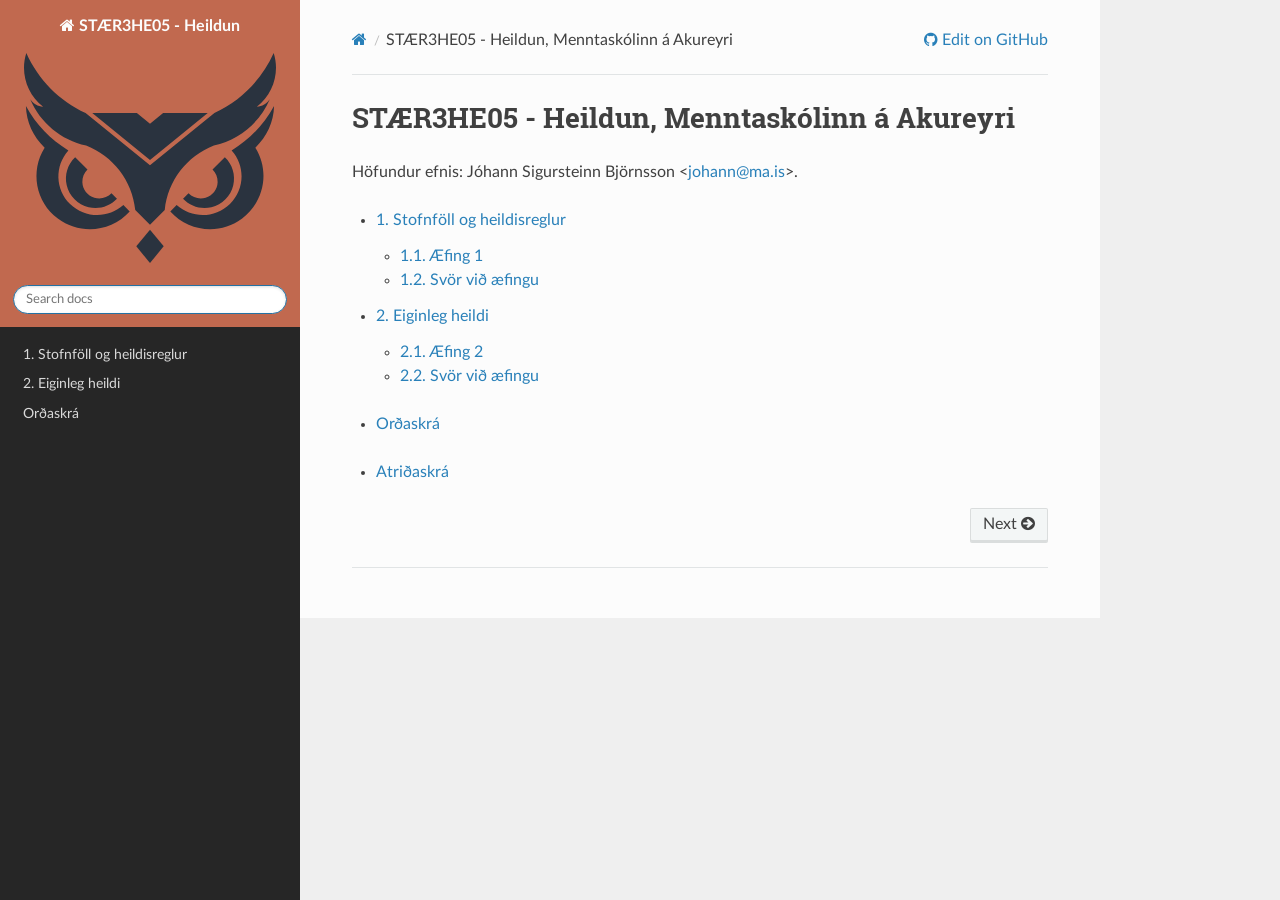
<file: staer3he05/index.html>
<!DOCTYPE html>
<html class="writer-html5" lang="is" data-content_root="./">
<head>
  <meta charset="utf-8" /><meta name="viewport" content="width=device-width, initial-scale=1" />

  <meta name="viewport" content="width=device-width, initial-scale=1.0" />
  <title>STÆR3HE05 - Heildun, Menntaskólinn á Akureyri &mdash; STÆR3HE05 - Heildun </title>
      <link rel="stylesheet" type="text/css" href="_static/pygments.css?v=fa44fd50" />
      <link rel="stylesheet" type="text/css" href="_static/css/theme.css?v=66b59bf7" />
      <link rel="stylesheet" type="text/css" href="_static/copybutton.css?v=76b2166b" />
      <link rel="stylesheet" type="text/css" href="_static/css/eqt.css?v=14aa8dc6" />
      <link rel="stylesheet" type="text/css" href="_static/css/datacamp-custom.css?v=1b632803" />
      <link rel="stylesheet" type="text/css" href="_static/css/edbook.css?v=13b926f9" />

  
    <link rel="shortcut icon" href="_static/namsefni.ico"/>
      <script src="_static/jquery.js?v=5d32c60e"></script>
      <script src="_static/_sphinx_javascript_frameworks_compat.js?v=2cd50e6c"></script>
      <script src="_static/documentation_options.js?v=8b0c2044"></script>
      <script src="_static/doctools.js?v=9a2dae69"></script>
      <script src="_static/sphinx_highlight.js?v=dc90522c"></script>
      <script src="_static/clipboard.min.js?v=a7894cd8"></script>
      <script src="_static/copybutton.js?v=f281be69"></script>
      <script src="_static/js/eqt.js?v=555177ae"></script>
      <script src="_static/translations.js?v=da5fa714"></script>
      <script src="https://cdn.datacamp.com/datacamp-light-latest.min.js"></script>
      <script async="async" src="https://cdn.mathjax.org/mathjax/latest/MathJax.js?config=TeX-AMS-MML_HTMLorMML"></script>
    <script src="_static/js/theme.js"></script>

<!-- hoverrole.py css code -->
<style type="text/css">
    a.tooltip {
        outline: none;
        border-bottom: thin dotted;
        background: #ffeedd
    }

    a.tooltip strong {
        line-height: 30px;
    }

    a.tooltip:hover {
        text-decoration: none;
    }

    a.tooltip span {
        z-index: 10;
        display: none;
        padding: 14px 20px;
        margin-top: -30px;
        margin-left: 12px;
        width: 310px;
        line-height: 16px;
    }

    a.tooltip:hover span {
        display: inline;
        position: absolute;
        color: #111;
        border: 1px solid #DCA;
        background: #fffAF0;
    }

    .callout {
        z-index: 20;
        position: absolute;
        top: 30px;
        border: 0;
        left: -12px;
    }

    /*CSS3*/
    a.tooltip span {
        border-radius: 4px;
        box-shadow: 5px 5px 8px #CCC;
    }
</style>
<!-- End hoverrole.py css code -->

<style type="text/css">
    .sagecell .CodeMirror-scroll {
        overflow-y: hidden;
        overflow-x: auto;
    }

    .sagecell .CodeMirror {
        height: auto;
    }

    /* - Begin equation reference style - */
    h6.eqno {
        display: inline-block;
        padding-left: 10px;
    }

    h6 .headerlink {
        display: inline-block !important;
    }

    h6 .headerlink:after {
        visibility: hidden !important;
    }

    h6 .headerlink:hover:after {
        visibility: visible !important;
    }

    .eqno:hover>.headerlink:after {
        visibility: visible !important;
    }

    table>caption>.headerlink {
        visibility: hidden !important;
    }

    table>caption>.headerlink {
        visibility: hidden !important;
    }

    /* - End - */
</style>



    <link rel="index" title="Atriðaskrá" href="genindex/" />
    <link rel="search" title="Leit" href="search/" />
    <link rel="next" title="1. Stofnföll og heildisreglur" href="kafli01/" />



<!--	<script src="https://cdnjs.cloudflare.com/ajax/libs/jquery/2.1.4/jquery.min.js"></script>-->
<script type="text/javascript" src="https://cdn.geogebra.org/apps/deployggb.js"></script>
<script>ggbAppletId = [];</script>


 

</head>

<body class="wy-body-for-nav"> 
  <div class="wy-grid-for-nav">
    <nav data-toggle="wy-nav-shift" class="wy-nav-side">
      <div class="wy-side-scroll">
        <div class="wy-side-nav-search" >

          
          
          <a href="#" class="icon icon-home">
            STÆR3HE05 - Heildun
              <img src="_static/namsefni.svg" class="logo" alt="Logo"/>
          </a>
<div role="search">
  <form id="rtd-search-form" class="wy-form" action="search/" method="get">
    <input type="text" name="q" placeholder="Search docs" aria-label="Search docs" />
    <input type="hidden" name="check_keywords" value="yes" />
    <input type="hidden" name="area" value="default" />
  </form>
</div>
        </div><div class="wy-menu wy-menu-vertical" data-spy="affix" role="navigation" aria-label="Navigation menu">
              <ul>
<li class="toctree-l1"><a class="reference internal" href="kafli01/">1. Stofnföll og heildisreglur</a></li>
<li class="toctree-l1"><a class="reference internal" href="kafli02/">2. Eiginleg heildi</a></li>
</ul>
<ul>
<li class="toctree-l1"><a class="reference internal" href="ordaskra/">Orðaskrá</a></li>
</ul>

        </div>
      </div>
    </nav>

    <section data-toggle="wy-nav-shift" class="wy-nav-content-wrap"><nav class="wy-nav-top" aria-label="Mobile navigation menu" >
          <i data-toggle="wy-nav-top" class="fa fa-bars"></i>
          <a href="#">STÆR3HE05 - Heildun</a>
      </nav>

      <div class="wy-nav-content">
        <div class="rst-content">
          <div role="navigation" aria-label="Page navigation">
  <ul class="wy-breadcrumbs">
      <li><a href="#" class="icon icon-home" aria-label="Home"></a></li>
      <li class="breadcrumb-item active">STÆR3HE05 - Heildun, Menntaskólinn á Akureyri</li>
      <li class="wy-breadcrumbs-aside">
              <a href="https://github.com/edbook/haskoli-islands/blob/master/projects/staer3he05/index.rst" class="fa fa-github"> Edit on GitHub</a>
      </li>
  </ul>
  <hr/>
</div>
          <div role="main" class="document" itemscope="itemscope" itemtype="http://schema.org/Article">
           <div itemprop="articleBody">
             
  <section id="project-menntaskolinn-a-akureyri">
<h1>STÆR3HE05 - Heildun, Menntaskólinn á Akureyri<a class="headerlink" href="#project-menntaskolinn-a-akureyri" title="Link to this heading"></a></h1>
<p>Höfundur efnis: Jóhann Sigursteinn Björnsson &lt;<a class="reference external" href="mailto:johann&#37;&#52;&#48;ma&#46;is">johann<span>&#64;</span>ma<span>&#46;</span>is</a>&gt;.</p>
<div class="toctree-wrapper compound">
<ul>
<li class="toctree-l1"><a class="reference internal" href="kafli01/">1. Stofnföll og heildisreglur</a><ul>
<li class="toctree-l2"><a class="reference internal" href="kafli01/#aefing-1">1.1. Æfing 1</a></li>
<li class="toctree-l2"><a class="reference internal" href="kafli01/#svor-vi-aefingu">1.2. Svör við æfingu</a></li>
</ul>
</li>
<li class="toctree-l1"><a class="reference internal" href="kafli02/">2. Eiginleg heildi</a><ul>
<li class="toctree-l2"><a class="reference internal" href="kafli02/#aefing-2">2.1. Æfing 2</a></li>
<li class="toctree-l2"><a class="reference internal" href="kafli02/#svor-vi-aefingu">2.2. Svör við æfingu</a></li>
</ul>
</li>
</ul>
</div>
<div class="toctree-wrapper compound">
<ul>
<li class="toctree-l1"><a class="reference internal" href="ordaskra/">Orðaskrá</a></li>
</ul>
</div>
<ul class="simple">
<li><p><a class="reference internal" href="genindex/"><span class="std std-ref">Atriðaskrá</span></a></p></li>
</ul>
</section>


           </div>
          </div>
          <footer><div class="rst-footer-buttons" role="navigation" aria-label="Footer">
        <a href="kafli01/" class="btn btn-neutral float-right" title="1. Stofnföll og heildisreglur" accesskey="n" rel="next">Next <span class="fa fa-arrow-circle-right" aria-hidden="true"></span></a>
    </div>

  <hr/>

  <div role="contentinfo">
    <p></p>
  </div>

   

</footer>
        </div>
      </div>
    </section>
  </div>
  <script>
      jQuery(function () {
          SphinxRtdTheme.Navigation.enable(true);
      });
  </script>
<script>
    window.addEventListener("load", function () {
        for (var i in ggbAppletId) {
            ggbAppletId[i].inject(i);
        }
    });
</script>


 

<style>
    /* Sidebar header (and topbar for mobile) */
    .wy-side-nav-search,
    .wy-nav-top {
       /* HI: #10099F, VoN: #EB7125, orginal #01447B */
       background: #C1694F;
    }

    /* Sidebar */
    .wy-nav-side {
      /* orginal #343131, HÍ grár dekkri: #EEEEEE, HÍ svartur: #262626 */
      background: #262626;
    }
</style>


</body>
</html>
</file>
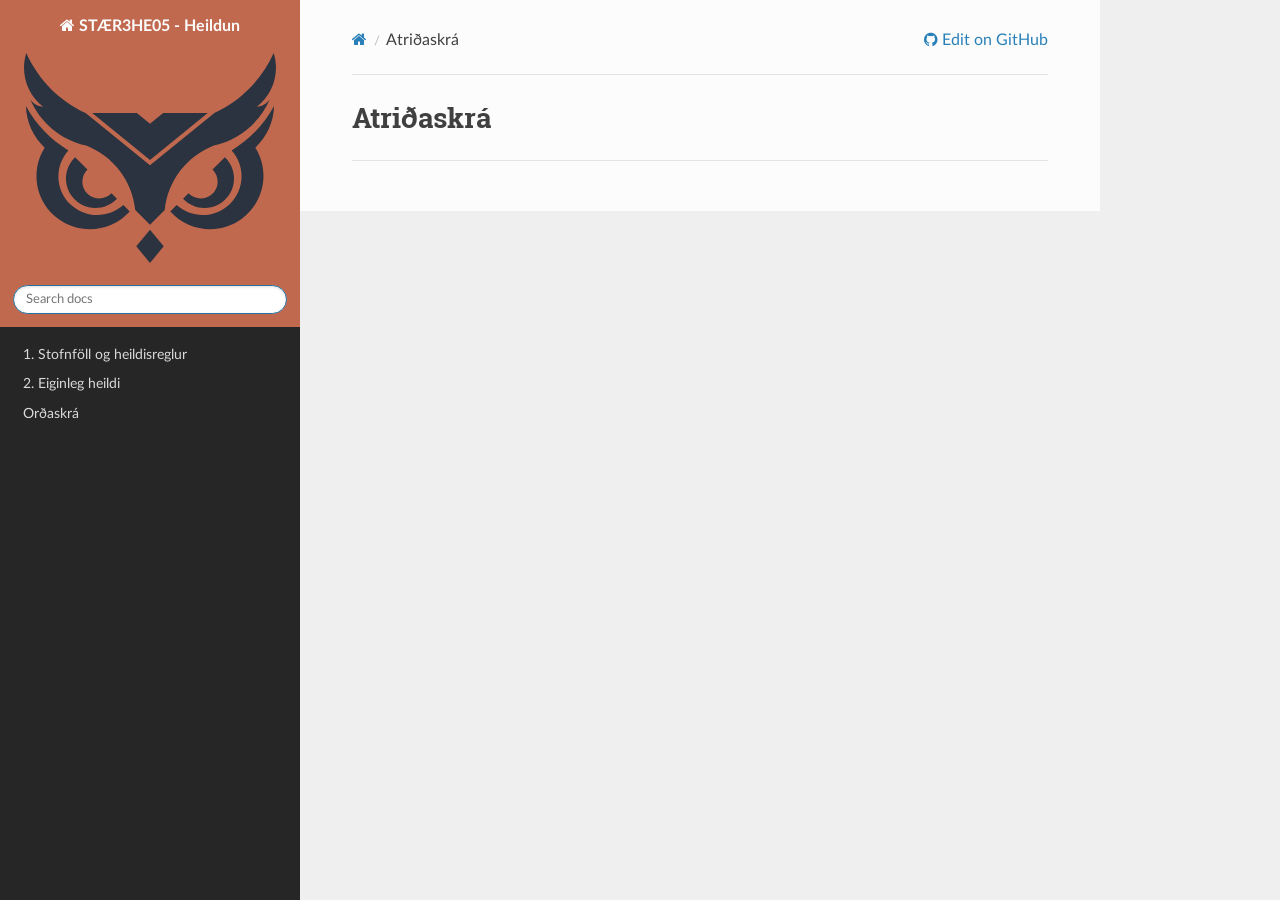
<file: staer3he05/genindex/index.html>
<!DOCTYPE html>
<html class="writer-html5" lang="is" data-content_root="../">
<head>
  <meta charset="utf-8" />
  <meta name="viewport" content="width=device-width, initial-scale=1.0" />
  <title>Atriðaskrá &mdash; STÆR3HE05 - Heildun </title>
      <link rel="stylesheet" type="text/css" href="../_static/pygments.css?v=fa44fd50" />
      <link rel="stylesheet" type="text/css" href="../_static/css/theme.css?v=66b59bf7" />
      <link rel="stylesheet" type="text/css" href="../_static/copybutton.css?v=76b2166b" />
      <link rel="stylesheet" type="text/css" href="../_static/css/eqt.css?v=14aa8dc6" />
      <link rel="stylesheet" type="text/css" href="../_static/css/datacamp-custom.css?v=1b632803" />
      <link rel="stylesheet" type="text/css" href="../_static/css/edbook.css?v=13b926f9" />

  
    <link rel="shortcut icon" href="../_static/namsefni.ico"/>
      <script src="../_static/jquery.js?v=5d32c60e"></script>
      <script src="../_static/_sphinx_javascript_frameworks_compat.js?v=2cd50e6c"></script>
      <script src="../_static/documentation_options.js?v=8b0c2044"></script>
      <script src="../_static/doctools.js?v=9a2dae69"></script>
      <script src="../_static/sphinx_highlight.js?v=dc90522c"></script>
      <script src="../_static/clipboard.min.js?v=a7894cd8"></script>
      <script src="../_static/copybutton.js?v=f281be69"></script>
      <script src="../_static/js/eqt.js?v=555177ae"></script>
      <script src="../_static/translations.js?v=da5fa714"></script>
      <script src="https://cdn.datacamp.com/datacamp-light-latest.min.js"></script>
    <script src="../_static/js/theme.js"></script>

<!-- hoverrole.py css code -->
<style type="text/css">
    a.tooltip {
        outline: none;
        border-bottom: thin dotted;
        background: #ffeedd
    }

    a.tooltip strong {
        line-height: 30px;
    }

    a.tooltip:hover {
        text-decoration: none;
    }

    a.tooltip span {
        z-index: 10;
        display: none;
        padding: 14px 20px;
        margin-top: -30px;
        margin-left: 12px;
        width: 310px;
        line-height: 16px;
    }

    a.tooltip:hover span {
        display: inline;
        position: absolute;
        color: #111;
        border: 1px solid #DCA;
        background: #fffAF0;
    }

    .callout {
        z-index: 20;
        position: absolute;
        top: 30px;
        border: 0;
        left: -12px;
    }

    /*CSS3*/
    a.tooltip span {
        border-radius: 4px;
        box-shadow: 5px 5px 8px #CCC;
    }
</style>
<!-- End hoverrole.py css code -->

<style type="text/css">
    .sagecell .CodeMirror-scroll {
        overflow-y: hidden;
        overflow-x: auto;
    }

    .sagecell .CodeMirror {
        height: auto;
    }

    /* - Begin equation reference style - */
    h6.eqno {
        display: inline-block;
        padding-left: 10px;
    }

    h6 .headerlink {
        display: inline-block !important;
    }

    h6 .headerlink:after {
        visibility: hidden !important;
    }

    h6 .headerlink:hover:after {
        visibility: visible !important;
    }

    .eqno:hover>.headerlink:after {
        visibility: visible !important;
    }

    table>caption>.headerlink {
        visibility: hidden !important;
    }

    table>caption>.headerlink {
        visibility: hidden !important;
    }

    /* - End - */
</style>



    <link rel="index" title="Atriðaskrá" href="#" />
    <link rel="search" title="Leit" href="../search/" />



<!--	<script src="https://cdnjs.cloudflare.com/ajax/libs/jquery/2.1.4/jquery.min.js"></script>-->
<script type="text/javascript" src="https://cdn.geogebra.org/apps/deployggb.js"></script>
<script>ggbAppletId = [];</script>


 

</head>

<body class="wy-body-for-nav"> 
  <div class="wy-grid-for-nav">
    <nav data-toggle="wy-nav-shift" class="wy-nav-side">
      <div class="wy-side-scroll">
        <div class="wy-side-nav-search" >

          
          
          <a href="../" class="icon icon-home">
            STÆR3HE05 - Heildun
              <img src="../_static/namsefni.svg" class="logo" alt="Logo"/>
          </a>
<div role="search">
  <form id="rtd-search-form" class="wy-form" action="../search/" method="get">
    <input type="text" name="q" placeholder="Search docs" aria-label="Search docs" />
    <input type="hidden" name="check_keywords" value="yes" />
    <input type="hidden" name="area" value="default" />
  </form>
</div>
        </div><div class="wy-menu wy-menu-vertical" data-spy="affix" role="navigation" aria-label="Navigation menu">
              <ul>
<li class="toctree-l1"><a class="reference internal" href="../kafli01/">1. Stofnföll og heildisreglur</a></li>
<li class="toctree-l1"><a class="reference internal" href="../kafli02/">2. Eiginleg heildi</a></li>
</ul>
<ul>
<li class="toctree-l1"><a class="reference internal" href="../ordaskra/">Orðaskrá</a></li>
</ul>

        </div>
      </div>
    </nav>

    <section data-toggle="wy-nav-shift" class="wy-nav-content-wrap"><nav class="wy-nav-top" aria-label="Mobile navigation menu" >
          <i data-toggle="wy-nav-top" class="fa fa-bars"></i>
          <a href="../">STÆR3HE05 - Heildun</a>
      </nav>

      <div class="wy-nav-content">
        <div class="rst-content">
          <div role="navigation" aria-label="Page navigation">
  <ul class="wy-breadcrumbs">
      <li><a href="../" class="icon icon-home" aria-label="Home"></a></li>
      <li class="breadcrumb-item active">Atriðaskrá</li>
      <li class="wy-breadcrumbs-aside">
              <a href="https://github.com/edbook/haskoli-islands/blob/master/projects/staer3he05/genindex" class="fa fa-github"> Edit on GitHub</a>
      </li>
  </ul>
  <hr/>
</div>
          <div role="main" class="document" itemscope="itemscope" itemtype="http://schema.org/Article">
           <div itemprop="articleBody">
             

<h1 id="index">Atriðaskrá</h1>

<div class="genindex-jumpbox">
 
</div>


           </div>
          </div>
          <footer>

  <hr/>

  <div role="contentinfo">
    <p></p>
  </div>

   

</footer>
        </div>
      </div>
    </section>
  </div>
  <script>
      jQuery(function () {
          SphinxRtdTheme.Navigation.enable(true);
      });
  </script>
<script>
    window.addEventListener("load", function () {
        for (var i in ggbAppletId) {
            ggbAppletId[i].inject(i);
        }
    });
</script>


 

<style>
    /* Sidebar header (and topbar for mobile) */
    .wy-side-nav-search,
    .wy-nav-top {
       /* HI: #10099F, VoN: #EB7125, orginal #01447B */
       background: #C1694F;
    }

    /* Sidebar */
    .wy-nav-side {
      /* orginal #343131, HÍ grár dekkri: #EEEEEE, HÍ svartur: #262626 */
      background: #262626;
    }
</style>


</body>
</html>
</file>
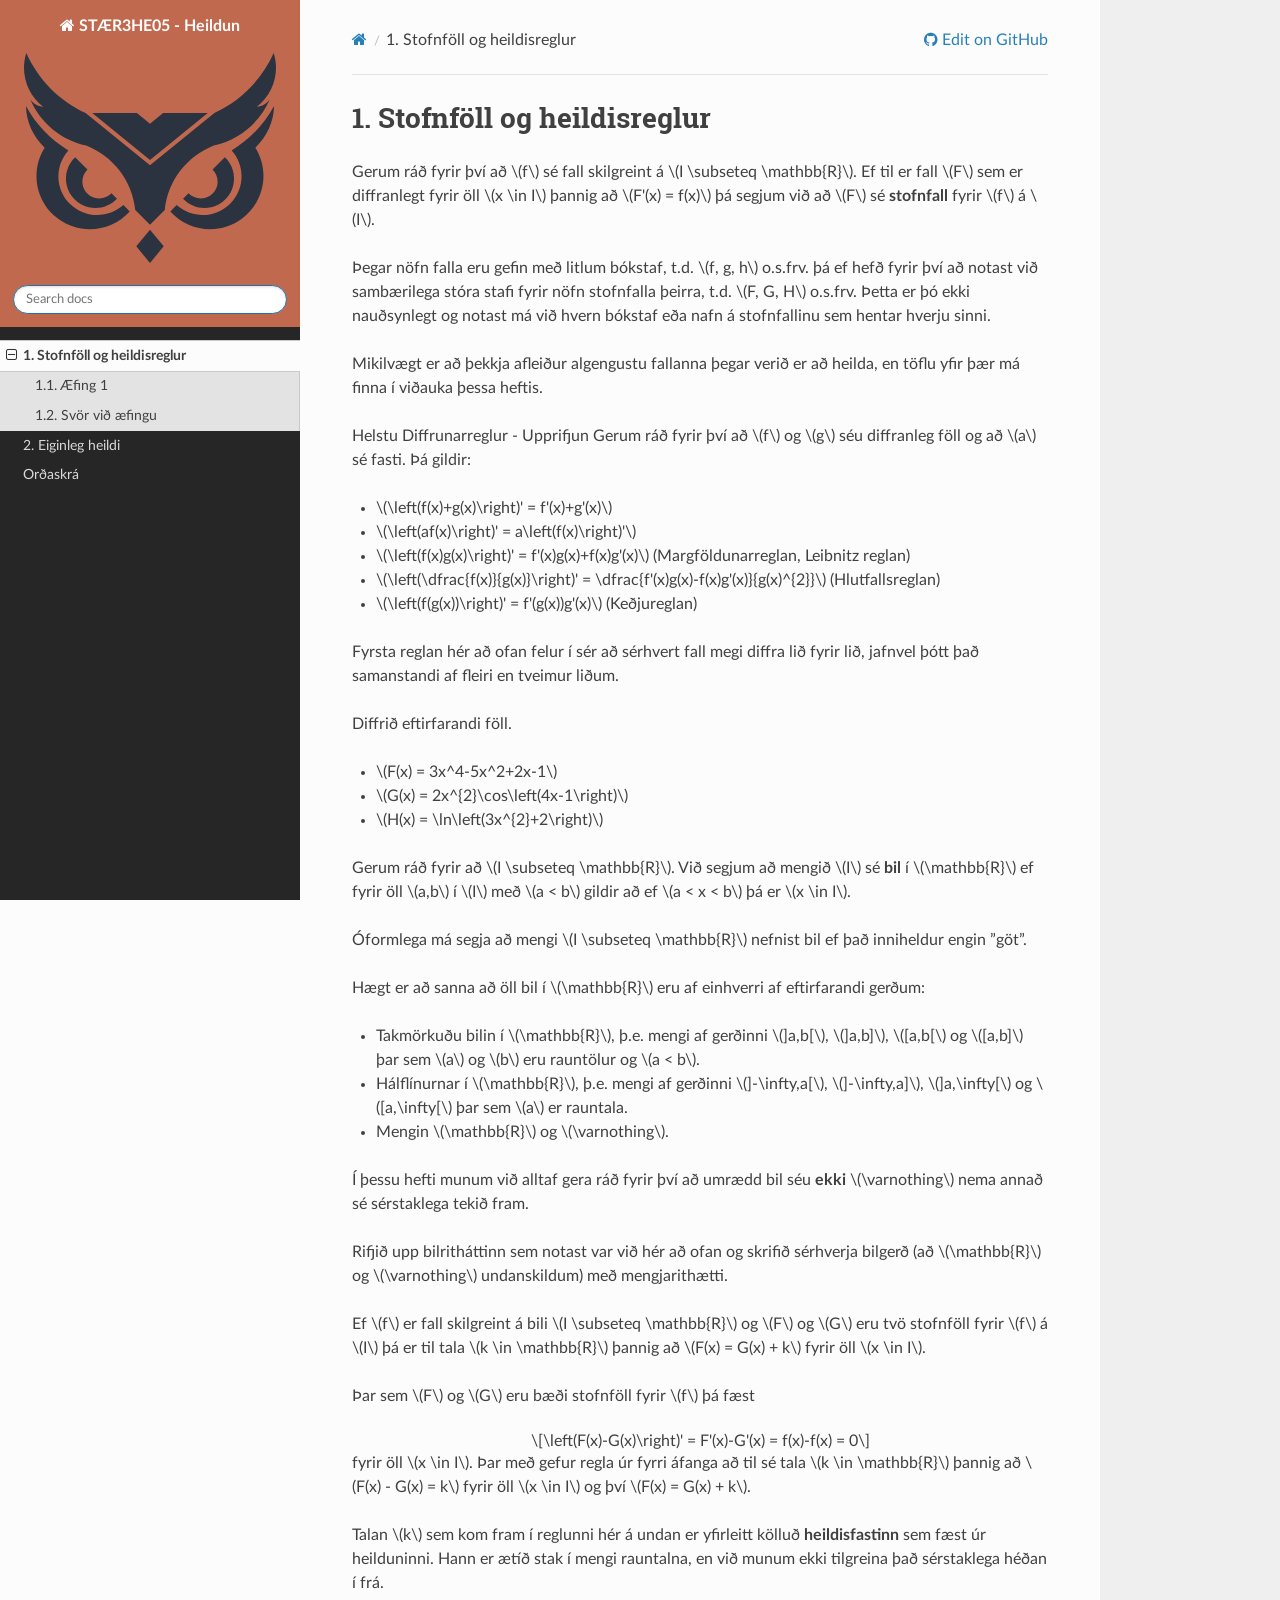
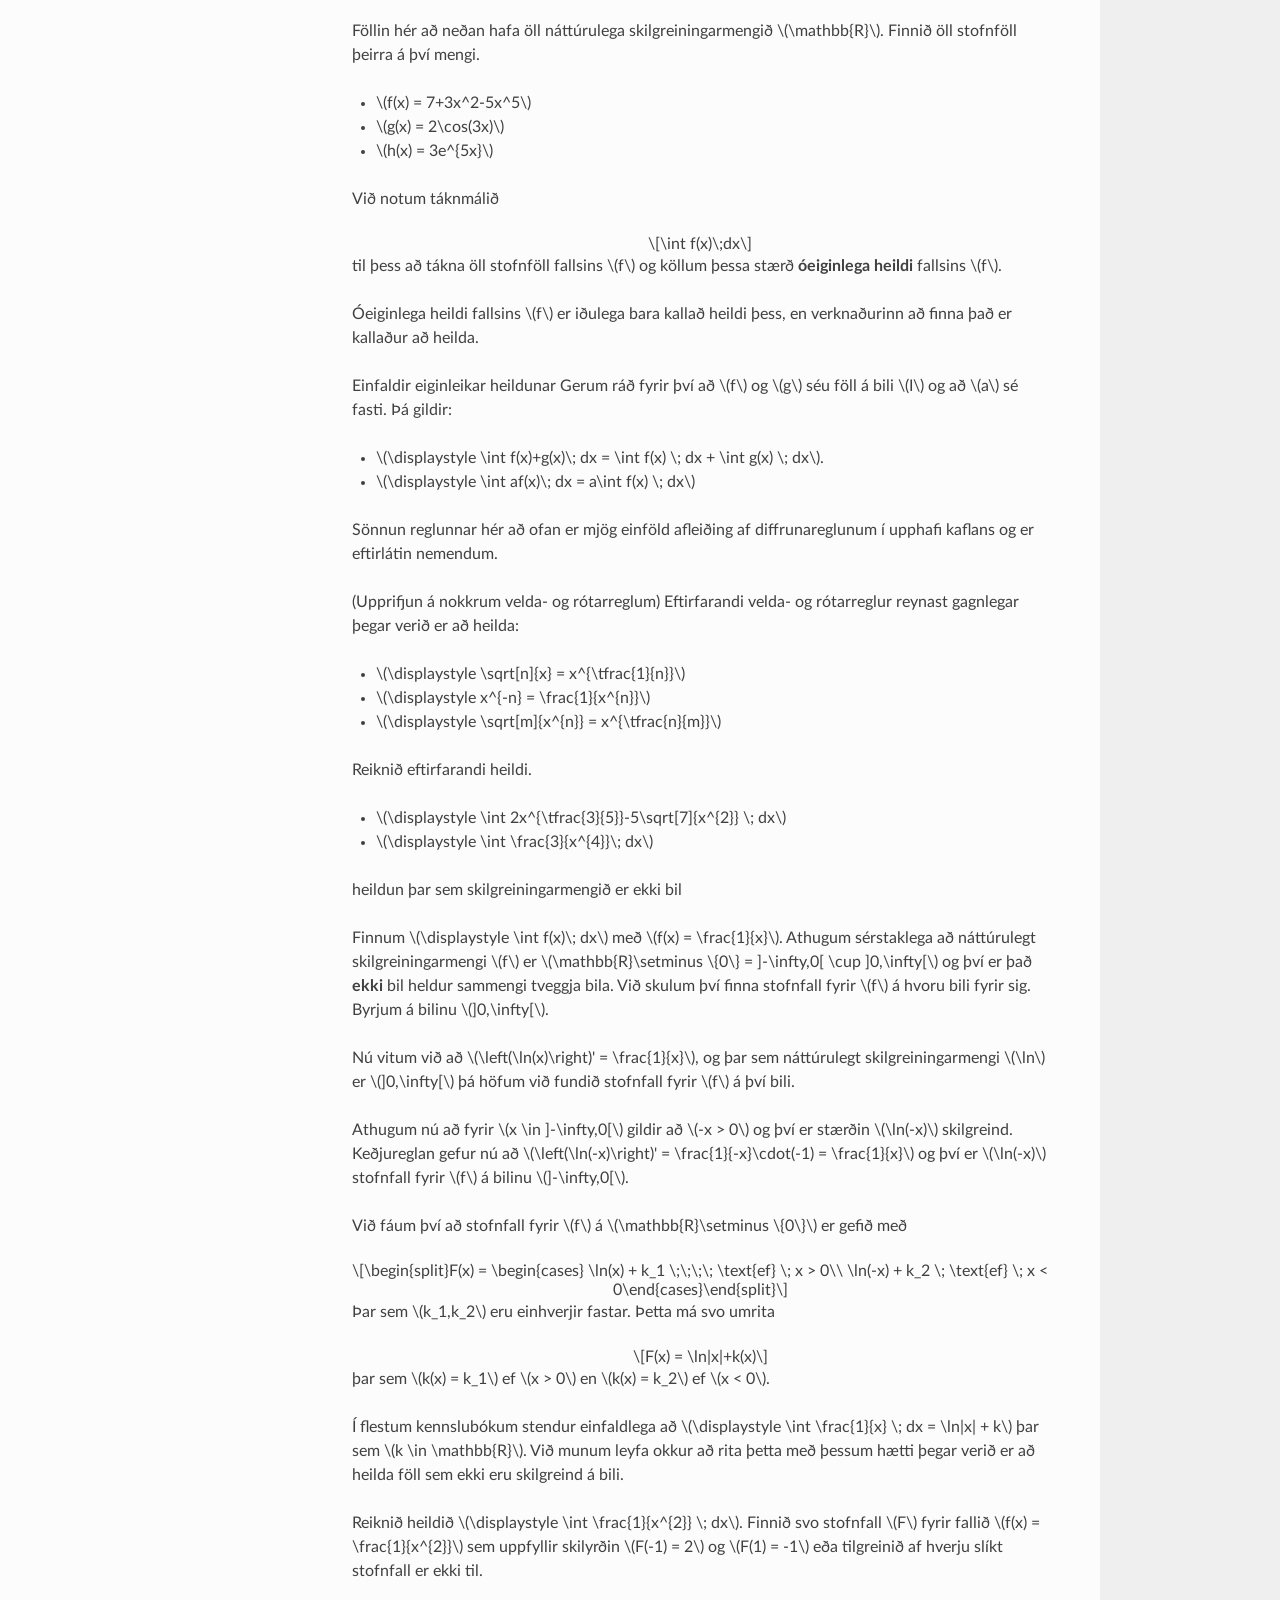
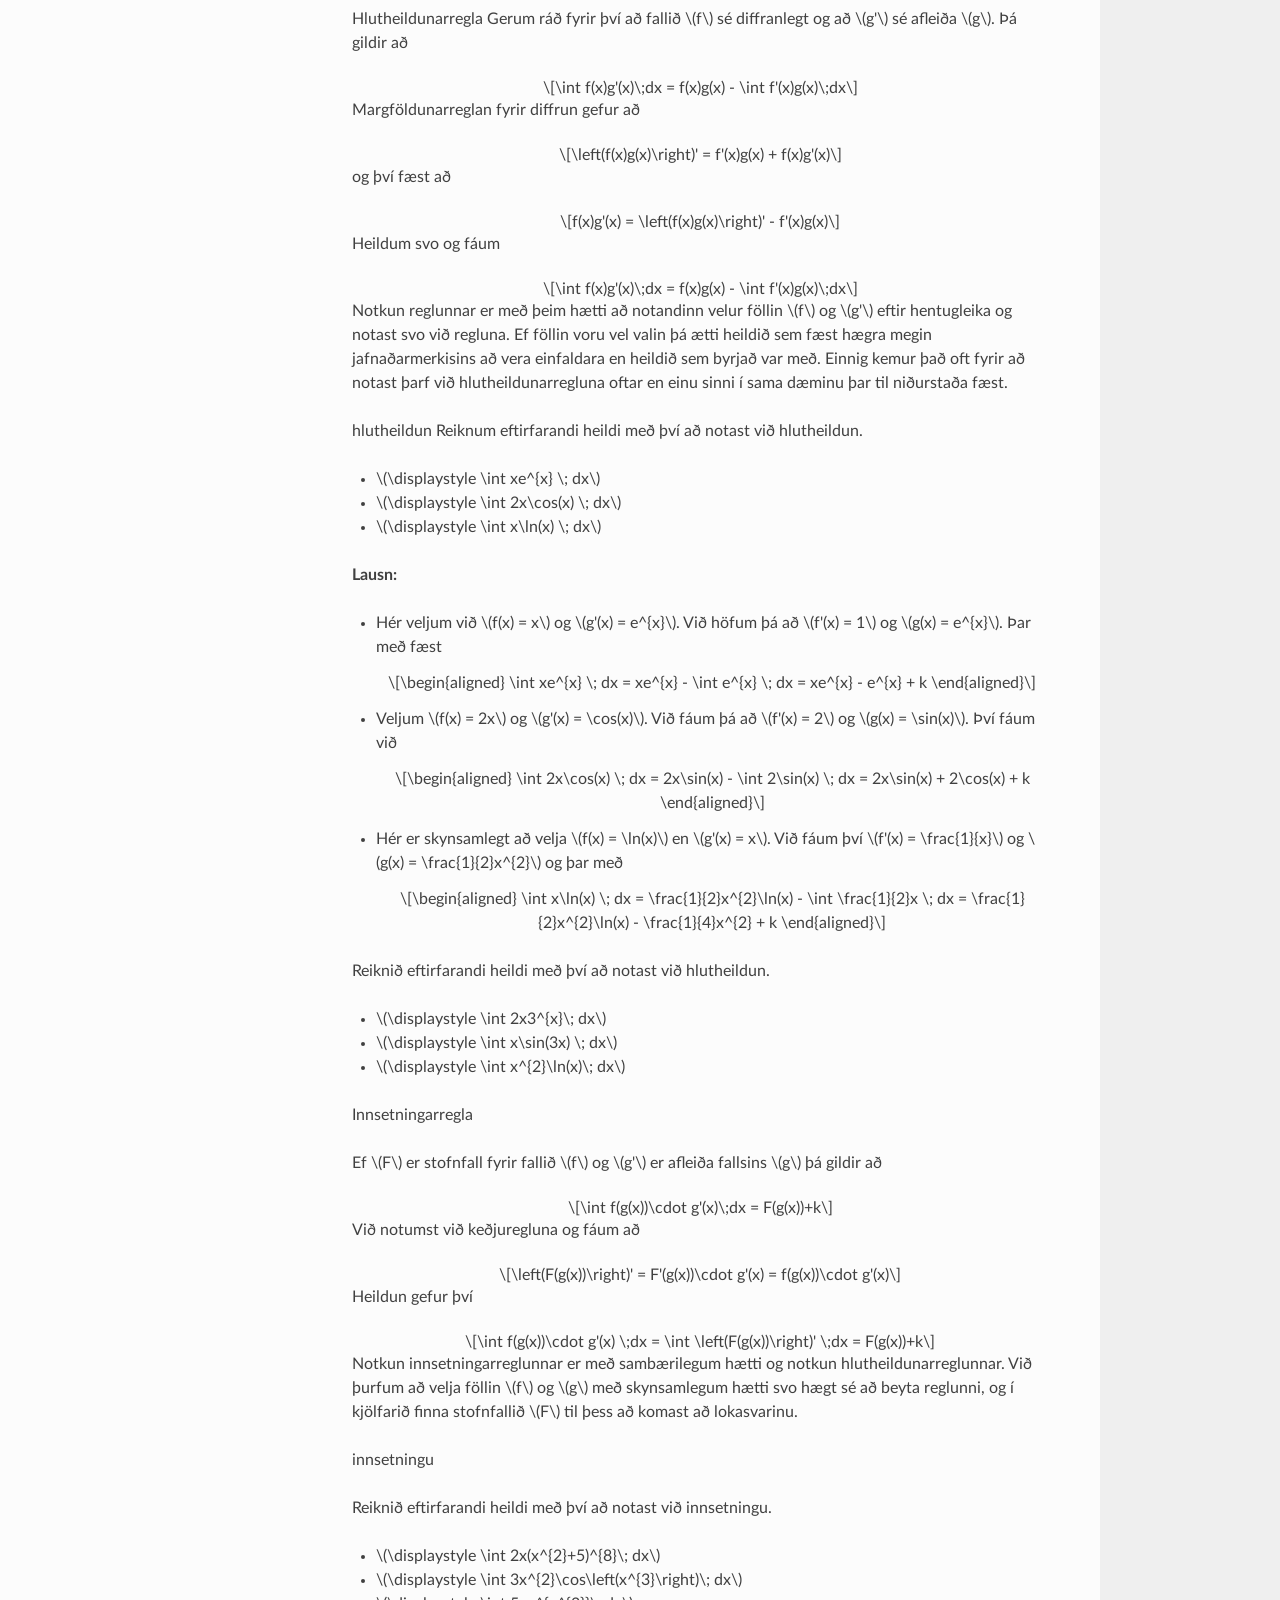
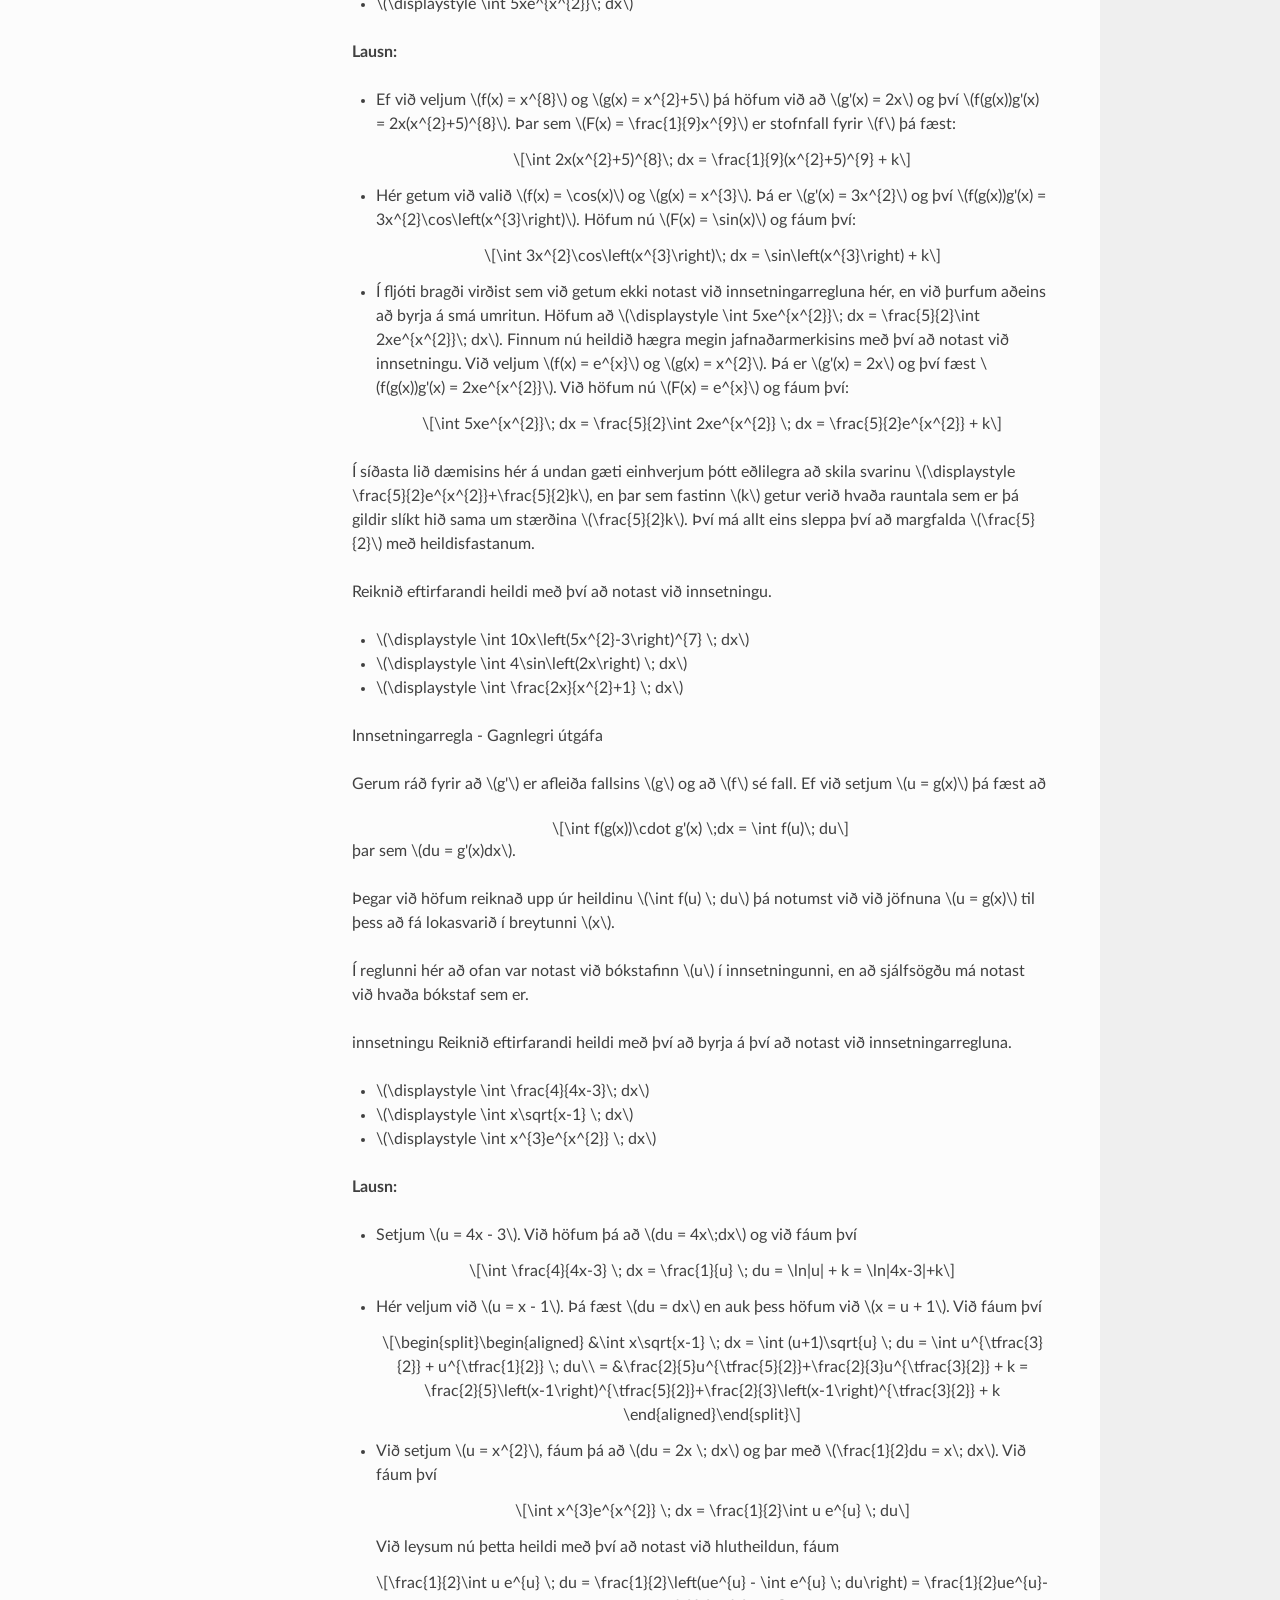
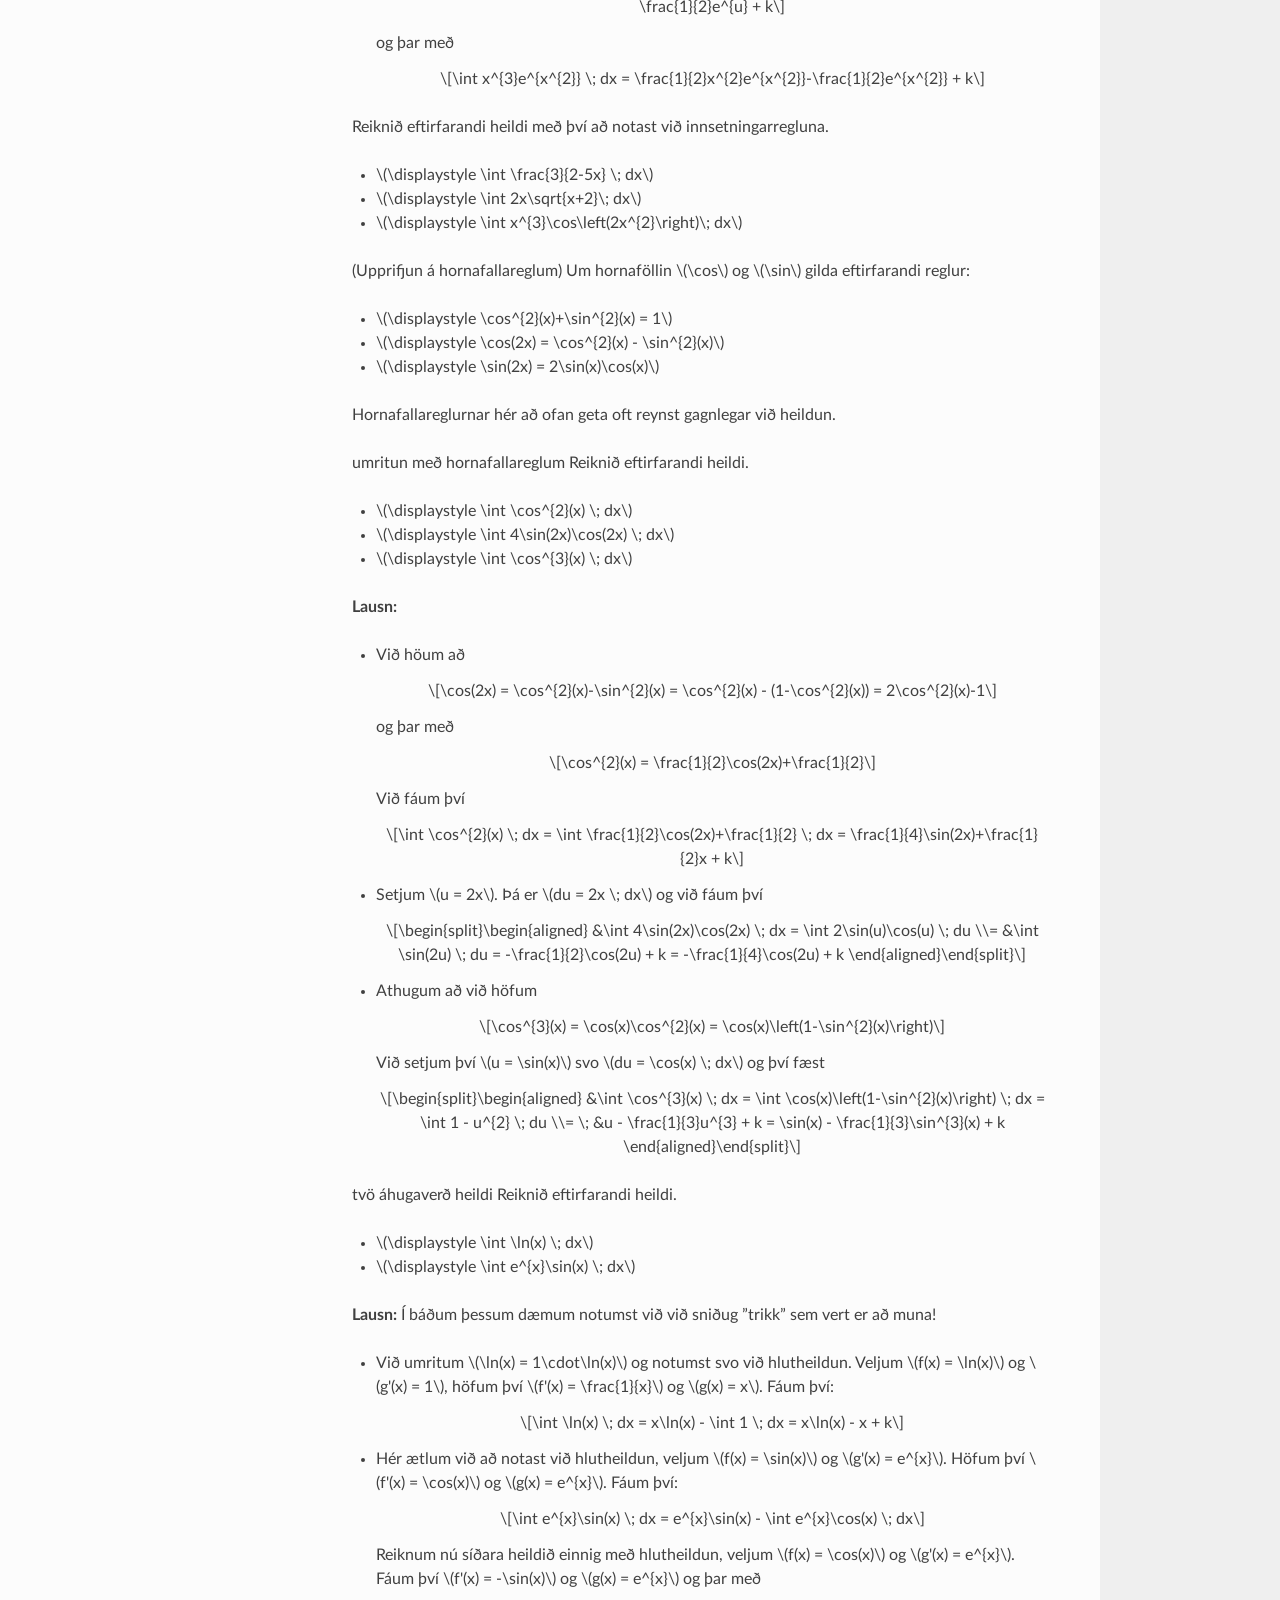
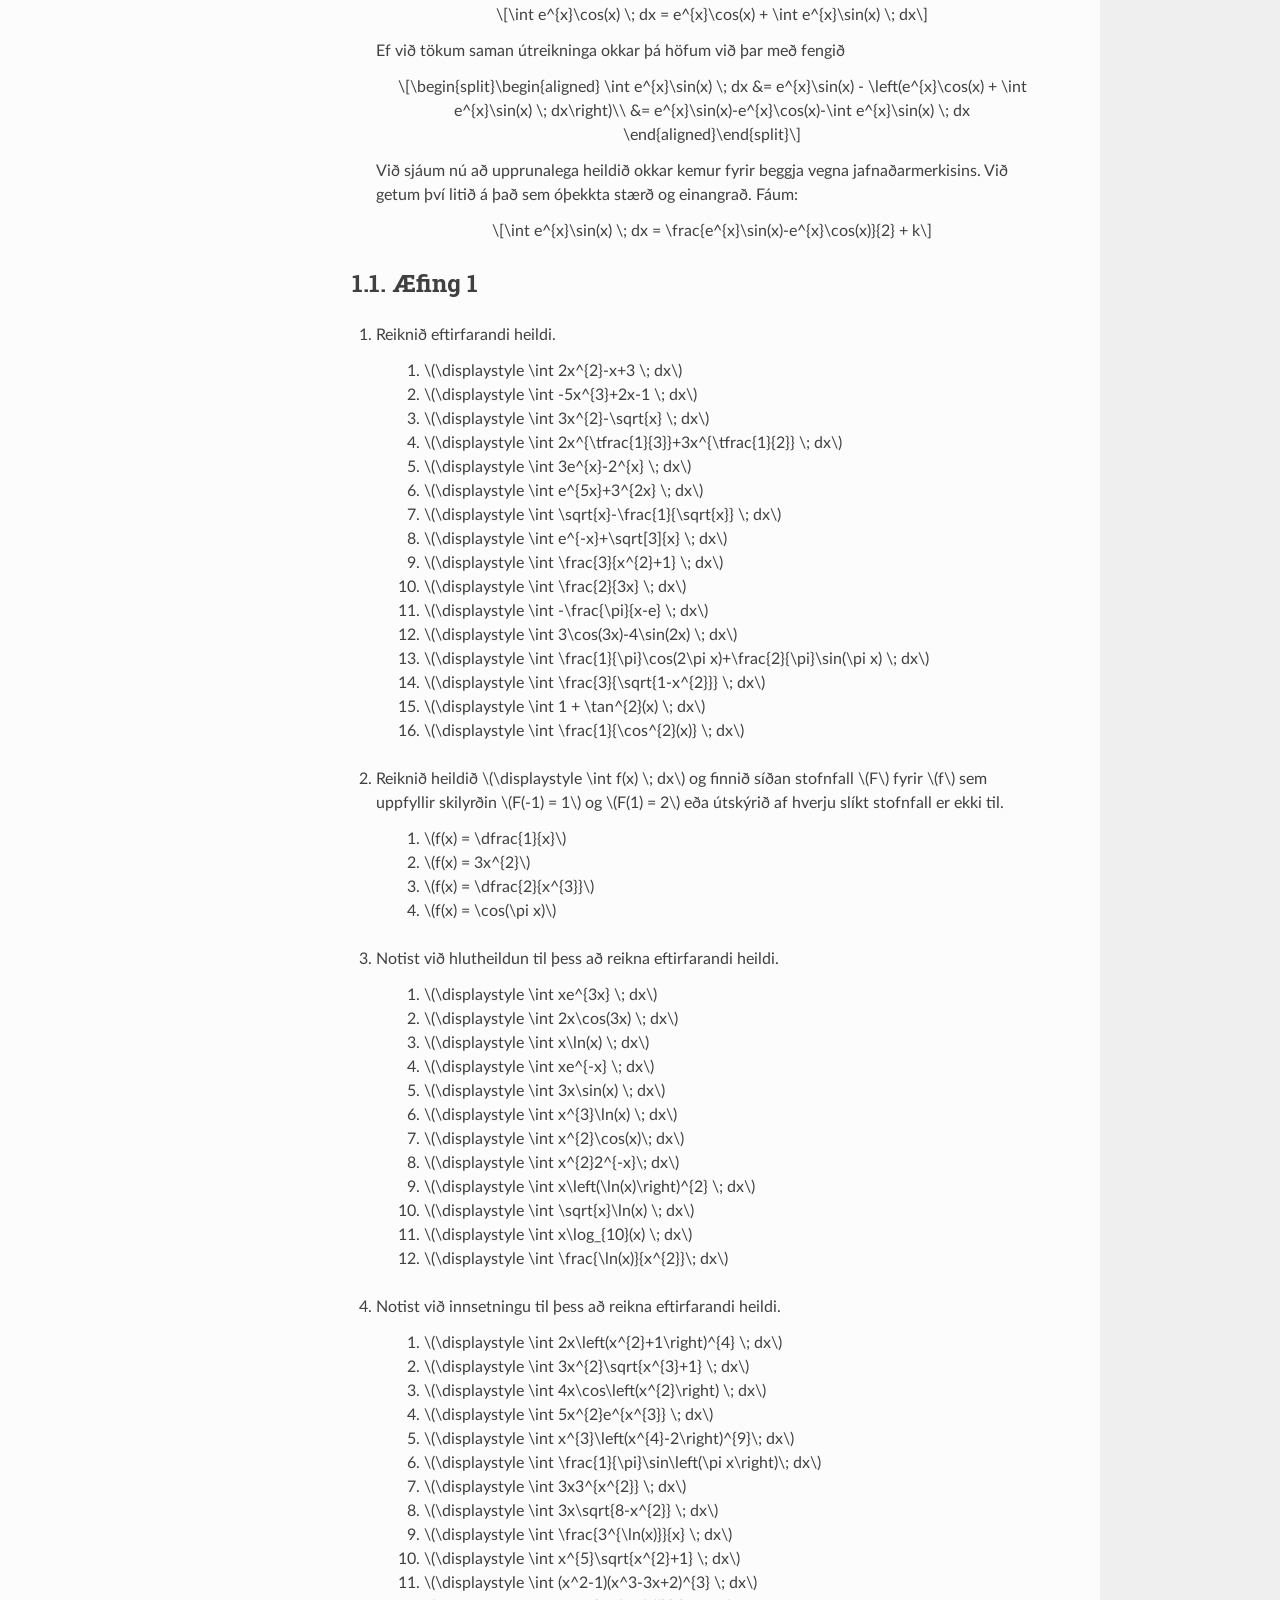
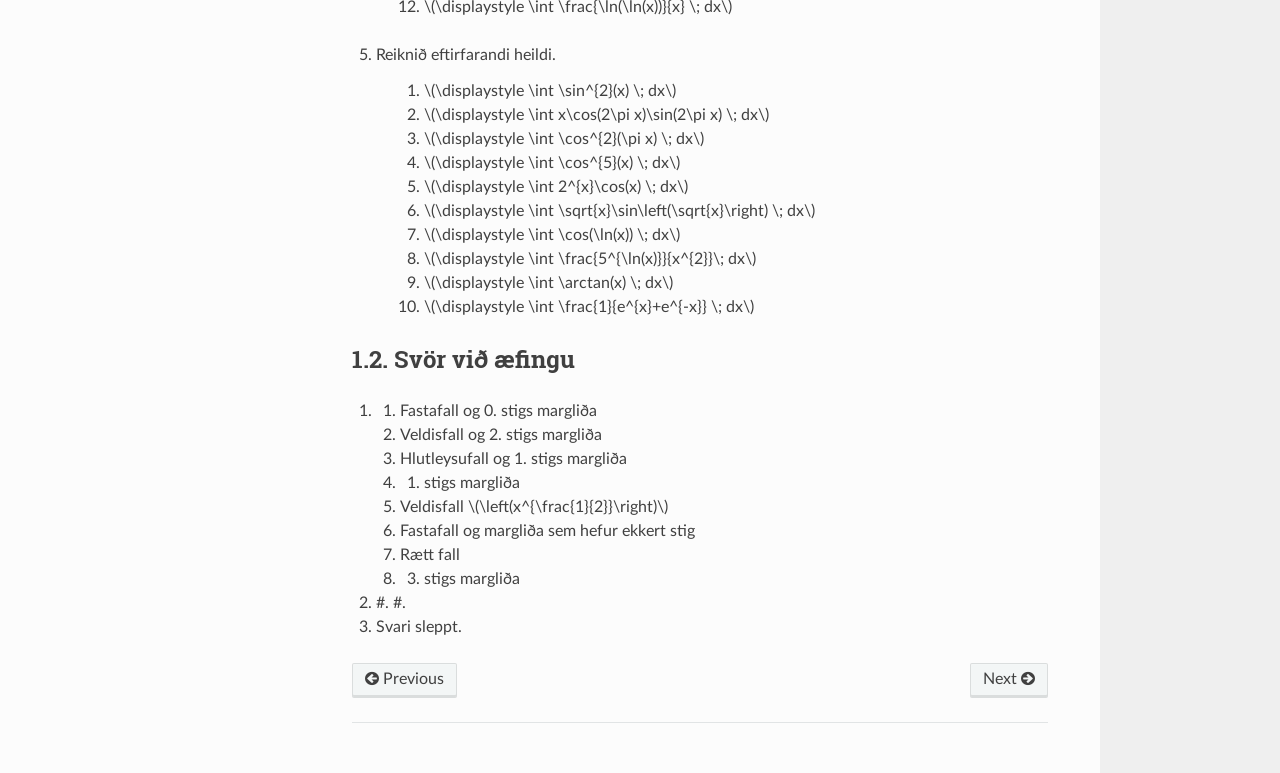
<file: staer3he05/kafli01/index.html>
<!DOCTYPE html>
<html class="writer-html5" lang="is" data-content_root="../">
<head>
  <meta charset="utf-8" /><meta name="viewport" content="width=device-width, initial-scale=1" />

  <meta name="viewport" content="width=device-width, initial-scale=1.0" />
  <title>1. Stofnföll og heildisreglur &mdash; STÆR3HE05 - Heildun </title>
      <link rel="stylesheet" type="text/css" href="../_static/pygments.css?v=fa44fd50" />
      <link rel="stylesheet" type="text/css" href="../_static/css/theme.css?v=66b59bf7" />
      <link rel="stylesheet" type="text/css" href="../_static/copybutton.css?v=76b2166b" />
      <link rel="stylesheet" type="text/css" href="../_static/css/eqt.css?v=14aa8dc6" />
      <link rel="stylesheet" type="text/css" href="../_static/css/datacamp-custom.css?v=1b632803" />
      <link rel="stylesheet" type="text/css" href="../_static/css/edbook.css?v=13b926f9" />

  
    <link rel="shortcut icon" href="../_static/namsefni.ico"/>
      <script src="../_static/jquery.js?v=5d32c60e"></script>
      <script src="../_static/_sphinx_javascript_frameworks_compat.js?v=2cd50e6c"></script>
      <script src="../_static/documentation_options.js?v=8b0c2044"></script>
      <script src="../_static/doctools.js?v=9a2dae69"></script>
      <script src="../_static/sphinx_highlight.js?v=dc90522c"></script>
      <script src="../_static/clipboard.min.js?v=a7894cd8"></script>
      <script src="../_static/copybutton.js?v=f281be69"></script>
      <script src="../_static/js/eqt.js?v=555177ae"></script>
      <script src="../_static/translations.js?v=da5fa714"></script>
      <script src="https://cdn.datacamp.com/datacamp-light-latest.min.js"></script>
      <script async="async" src="https://cdn.mathjax.org/mathjax/latest/MathJax.js?config=TeX-AMS-MML_HTMLorMML"></script>
    <script src="../_static/js/theme.js"></script>

<!-- hoverrole.py css code -->
<style type="text/css">
    a.tooltip {
        outline: none;
        border-bottom: thin dotted;
        background: #ffeedd
    }

    a.tooltip strong {
        line-height: 30px;
    }

    a.tooltip:hover {
        text-decoration: none;
    }

    a.tooltip span {
        z-index: 10;
        display: none;
        padding: 14px 20px;
        margin-top: -30px;
        margin-left: 12px;
        width: 310px;
        line-height: 16px;
    }

    a.tooltip:hover span {
        display: inline;
        position: absolute;
        color: #111;
        border: 1px solid #DCA;
        background: #fffAF0;
    }

    .callout {
        z-index: 20;
        position: absolute;
        top: 30px;
        border: 0;
        left: -12px;
    }

    /*CSS3*/
    a.tooltip span {
        border-radius: 4px;
        box-shadow: 5px 5px 8px #CCC;
    }
</style>
<!-- End hoverrole.py css code -->

<style type="text/css">
    .sagecell .CodeMirror-scroll {
        overflow-y: hidden;
        overflow-x: auto;
    }

    .sagecell .CodeMirror {
        height: auto;
    }

    /* - Begin equation reference style - */
    h6.eqno {
        display: inline-block;
        padding-left: 10px;
    }

    h6 .headerlink {
        display: inline-block !important;
    }

    h6 .headerlink:after {
        visibility: hidden !important;
    }

    h6 .headerlink:hover:after {
        visibility: visible !important;
    }

    .eqno:hover>.headerlink:after {
        visibility: visible !important;
    }

    table>caption>.headerlink {
        visibility: hidden !important;
    }

    table>caption>.headerlink {
        visibility: hidden !important;
    }

    /* - End - */
</style>



    <link rel="index" title="Atriðaskrá" href="../genindex/" />
    <link rel="search" title="Leit" href="../search/" />
    <link rel="next" title="2. Eiginleg heildi" href="../kafli02/" />
    <link rel="prev" title="STÆR3HE05 - Heildun, Menntaskólinn á Akureyri" href="../" />



<!--	<script src="https://cdnjs.cloudflare.com/ajax/libs/jquery/2.1.4/jquery.min.js"></script>-->
<script type="text/javascript" src="https://cdn.geogebra.org/apps/deployggb.js"></script>
<script>ggbAppletId = [];</script>


 

</head>

<body class="wy-body-for-nav"> 
  <div class="wy-grid-for-nav">
    <nav data-toggle="wy-nav-shift" class="wy-nav-side">
      <div class="wy-side-scroll">
        <div class="wy-side-nav-search" >

          
          
          <a href="../" class="icon icon-home">
            STÆR3HE05 - Heildun
              <img src="../_static/namsefni.svg" class="logo" alt="Logo"/>
          </a>
<div role="search">
  <form id="rtd-search-form" class="wy-form" action="../search/" method="get">
    <input type="text" name="q" placeholder="Search docs" aria-label="Search docs" />
    <input type="hidden" name="check_keywords" value="yes" />
    <input type="hidden" name="area" value="default" />
  </form>
</div>
        </div><div class="wy-menu wy-menu-vertical" data-spy="affix" role="navigation" aria-label="Navigation menu">
              <ul class="current">
<li class="toctree-l1 current"><a class="current reference internal" href="#">1. Stofnföll og heildisreglur</a><ul>
<li class="toctree-l2"><a class="reference internal" href="#aefing-1">1.1. Æfing 1</a></li>
<li class="toctree-l2"><a class="reference internal" href="#svor-vi-aefingu">1.2. Svör við æfingu</a></li>
</ul>
</li>
<li class="toctree-l1"><a class="reference internal" href="../kafli02/">2. Eiginleg heildi</a></li>
</ul>
<ul>
<li class="toctree-l1"><a class="reference internal" href="../ordaskra/">Orðaskrá</a></li>
</ul>

        </div>
      </div>
    </nav>

    <section data-toggle="wy-nav-shift" class="wy-nav-content-wrap"><nav class="wy-nav-top" aria-label="Mobile navigation menu" >
          <i data-toggle="wy-nav-top" class="fa fa-bars"></i>
          <a href="../">STÆR3HE05 - Heildun</a>
      </nav>

      <div class="wy-nav-content">
        <div class="rst-content">
          <div role="navigation" aria-label="Page navigation">
  <ul class="wy-breadcrumbs">
      <li><a href="../" class="icon icon-home" aria-label="Home"></a></li>
      <li class="breadcrumb-item active"><span class="section-number">1. </span>Stofnföll og heildisreglur</li>
      <li class="wy-breadcrumbs-aside">
              <a href="https://github.com/edbook/haskoli-islands/blob/master/projects/staer3he05/kafli01.rst" class="fa fa-github"> Edit on GitHub</a>
      </li>
  </ul>
  <hr/>
</div>
          <div role="main" class="document" itemscope="itemscope" itemtype="http://schema.org/Article">
           <div itemprop="articleBody">
             
  <section id="stofnfoll-og-heildisreglur">
<h1><span class="section-number">1. </span>Stofnföll og heildisreglur<a class="headerlink" href="#stofnfoll-og-heildisreglur" title="Link to this heading"></a></h1>
<div class="skilgr docutils container">
<p>Gerum ráð fyrir því að <span class="math notranslate nohighlight">\(f\)</span> sé fall skilgreint á
<span class="math notranslate nohighlight">\(I \subseteq \mathbb{R}\)</span>. Ef til er fall <span class="math notranslate nohighlight">\(F\)</span> sem er
diffranlegt fyrir öll <span class="math notranslate nohighlight">\(x \in I\)</span> þannig að <span class="math notranslate nohighlight">\(F'(x) = f(x)\)</span>
þá segjum við að <span class="math notranslate nohighlight">\(F\)</span> sé <strong>stofnfall</strong> fyrir <span class="math notranslate nohighlight">\(f\)</span> á
<span class="math notranslate nohighlight">\(I\)</span>.</p>
</div>
<div class="ath docutils container">
<p>Þegar nöfn falla eru gefin með litlum bókstaf, t.d. <span class="math notranslate nohighlight">\(f, g, h\)</span>
o.s.frv. þá ef hefð fyrir því að notast við sambærilega stóra stafi
fyrir nöfn stofnfalla þeirra, t.d. <span class="math notranslate nohighlight">\(F, G, H\)</span> o.s.frv. Þetta er
þó ekki nauðsynlegt og notast má við hvern bókstaf eða nafn á
stofnfallinu sem hentar hverju sinni.</p>
</div>
<div class="ath docutils container">
<p>Mikilvægt er að þekkja afleiður algengustu fallanna þegar verið er að
heilda, en töflu yfir þær má finna í viðauka þessa heftis.</p>
</div>
<div class="regla docutils container">
<p>Helstu Diffrunarreglur - Upprifjun Gerum ráð fyrir því að <span class="math notranslate nohighlight">\(f\)</span>
og <span class="math notranslate nohighlight">\(g\)</span> séu diffranleg föll og að <span class="math notranslate nohighlight">\(a\)</span> sé fasti. Þá gildir:</p>
<ul class="simple">
<li><p><span class="math notranslate nohighlight">\(\left(f(x)+g(x)\right)' = f'(x)+g'(x)\)</span></p></li>
<li><p><span class="math notranslate nohighlight">\(\left(af(x)\right)' = a\left(f(x)\right)'\)</span></p></li>
<li><p><span class="math notranslate nohighlight">\(\left(f(x)g(x)\right)' = f'(x)g(x)+f(x)g'(x)\)</span>
(Margföldunarreglan, Leibnitz reglan)</p></li>
<li><p><span class="math notranslate nohighlight">\(\left(\dfrac{f(x)}{g(x)}\right)' = \dfrac{f'(x)g(x)-f(x)g'(x)}{g(x)^{2}}\)</span>
(Hlutfallsreglan)</p></li>
<li><p><span class="math notranslate nohighlight">\(\left(f(g(x))\right)' = f'(g(x))g'(x)\)</span> (Keðjureglan)</p></li>
</ul>
</div>
<div class="ath docutils container">
<p>Fyrsta reglan hér að ofan felur í sér að sérhvert fall megi diffra
lið fyrir lið, jafnvel þótt það samanstandi af fleiri en tveimur
liðum.</p>
</div>
<div class="aed docutils container">
<p>Diffrið eftirfarandi föll.</p>
<ul class="simple">
<li><p><span class="math notranslate nohighlight">\(F(x) = 3x^4-5x^2+2x-1\)</span></p></li>
<li><p><span class="math notranslate nohighlight">\(G(x) = 2x^{2}\cos\left(4x-1\right)\)</span></p></li>
<li><p><span class="math notranslate nohighlight">\(H(x) = \ln\left(3x^{2}+2\right)\)</span></p></li>
</ul>
</div>
<div class="skilgr docutils container">
<p>Gerum ráð fyrir að <span class="math notranslate nohighlight">\(I \subseteq \mathbb{R}\)</span>. Við segjum að
mengið <span class="math notranslate nohighlight">\(I\)</span> sé <strong>bil</strong> í <span class="math notranslate nohighlight">\(\mathbb{R}\)</span> ef fyrir öll
<span class="math notranslate nohighlight">\(a,b\)</span> í <span class="math notranslate nohighlight">\(I\)</span> með <span class="math notranslate nohighlight">\(a &lt; b\)</span> gildir að ef
<span class="math notranslate nohighlight">\(a &lt; x &lt; b\)</span> þá er <span class="math notranslate nohighlight">\(x \in I\)</span>.</p>
</div>
<div class="ath docutils container">
<p>Óformlega má segja að mengi <span class="math notranslate nohighlight">\(I \subseteq \mathbb{R}\)</span> nefnist
bil ef það inniheldur engin ”göt”.</p>
</div>
<div class="ath docutils container">
<p>Hægt er að sanna að öll bil í <span class="math notranslate nohighlight">\(\mathbb{R}\)</span> eru af einhverri af
eftirfarandi gerðum:</p>
<ul class="simple">
<li><p>Takmörkuðu bilin í <span class="math notranslate nohighlight">\(\mathbb{R}\)</span>, þ.e. mengi af gerðinni
<span class="math notranslate nohighlight">\(]a,b[\)</span>, <span class="math notranslate nohighlight">\(]a,b]\)</span>, <span class="math notranslate nohighlight">\([a,b[\)</span> og <span class="math notranslate nohighlight">\([a,b]\)</span> þar
sem <span class="math notranslate nohighlight">\(a\)</span> og <span class="math notranslate nohighlight">\(b\)</span> eru rauntölur og <span class="math notranslate nohighlight">\(a &lt; b\)</span>.</p></li>
<li><p>Hálflínurnar í <span class="math notranslate nohighlight">\(\mathbb{R}\)</span>, þ.e. mengi af gerðinni
<span class="math notranslate nohighlight">\(]-\infty,a[\)</span>, <span class="math notranslate nohighlight">\(]-\infty,a]\)</span>, <span class="math notranslate nohighlight">\(]a,\infty[\)</span> og
<span class="math notranslate nohighlight">\([a,\infty[\)</span> þar sem <span class="math notranslate nohighlight">\(a\)</span> er rauntala.</p></li>
<li><p>Mengin <span class="math notranslate nohighlight">\(\mathbb{R}\)</span> og <span class="math notranslate nohighlight">\(\varnothing\)</span>.</p></li>
</ul>
</div>
<div class="ath docutils container">
<p>Í þessu hefti munum við alltaf gera ráð fyrir því að umrædd bil séu
<strong>ekki</strong> <span class="math notranslate nohighlight">\(\varnothing\)</span> nema annað sé sérstaklega tekið fram.</p>
</div>
<div class="aed docutils container">
<p>Rifjið upp bilritháttinn sem notast var við hér að ofan og skrifið
sérhverja bilgerð (að <span class="math notranslate nohighlight">\(\mathbb{R}\)</span> og <span class="math notranslate nohighlight">\(\varnothing\)</span>
undanskildum) með mengjarithætti.</p>
</div>
<div class="regla docutils container">
<p>Ef <span class="math notranslate nohighlight">\(f\)</span> er fall skilgreint á bili <span class="math notranslate nohighlight">\(I \subseteq \mathbb{R}\)</span>
og <span class="math notranslate nohighlight">\(F\)</span> og <span class="math notranslate nohighlight">\(G\)</span> eru tvö stofnföll fyrir <span class="math notranslate nohighlight">\(f\)</span> á
<span class="math notranslate nohighlight">\(I\)</span> þá er til tala <span class="math notranslate nohighlight">\(k \in \mathbb{R}\)</span> þannig að
<span class="math notranslate nohighlight">\(F(x) = G(x) + k\)</span> fyrir öll <span class="math notranslate nohighlight">\(x \in I\)</span>.</p>
</div>
<div class="sonnun docutils container">
<p>Þar sem <span class="math notranslate nohighlight">\(F\)</span> og <span class="math notranslate nohighlight">\(G\)</span> eru bæði stofnföll fyrir <span class="math notranslate nohighlight">\(f\)</span> þá
fæst</p>
<div class="math notranslate nohighlight">
\[\left(F(x)-G(x)\right)' = F'(x)-G'(x) = f(x)-f(x) = 0\]</div>
<p>fyrir öll <span class="math notranslate nohighlight">\(x \in I\)</span>. Þar með gefur regla úr fyrri áfanga að til
sé tala <span class="math notranslate nohighlight">\(k \in \mathbb{R}\)</span> þannig að <span class="math notranslate nohighlight">\(F(x) - G(x) = k\)</span>
fyrir öll <span class="math notranslate nohighlight">\(x \in I\)</span> og því <span class="math notranslate nohighlight">\(F(x) = G(x) + k\)</span>.</p>
</div>
<div class="ath docutils container">
<p>Talan <span class="math notranslate nohighlight">\(k\)</span> sem kom fram í reglunni hér á undan er yfirleitt
kölluð <strong>heildisfastinn</strong> sem fæst úr heilduninni. Hann er ætíð stak
í mengi rauntalna, en við munum ekki tilgreina það sérstaklega héðan
í frá.</p>
</div>
<div class="aed docutils container">
<p>Föllin hér að neðan hafa öll náttúrulega skilgreiningarmengið
<span class="math notranslate nohighlight">\(\mathbb{R}\)</span>. Finnið öll stofnföll þeirra á því mengi.</p>
<ul class="simple">
<li><p><span class="math notranslate nohighlight">\(f(x) = 7+3x^2-5x^5\)</span></p></li>
<li><p><span class="math notranslate nohighlight">\(g(x) = 2\cos(3x)\)</span></p></li>
<li><p><span class="math notranslate nohighlight">\(h(x) = 3e^{5x}\)</span></p></li>
</ul>
</div>
<div class="skilgr docutils container">
<p>Við notum táknmálið</p>
<div class="math notranslate nohighlight">
\[\int f(x)\;dx\]</div>
<p>til þess að tákna öll stofnföll fallsins <span class="math notranslate nohighlight">\(f\)</span> og köllum þessa
stærð <strong>óeiginlega heildi</strong> fallsins <span class="math notranslate nohighlight">\(f\)</span>.</p>
</div>
<div class="ath docutils container">
<p>Óeiginlega heildi fallsins <span class="math notranslate nohighlight">\(f\)</span> er iðulega bara kallað heildi
þess, en verknaðurinn að finna það er kallaður að heilda.</p>
</div>
<div class="regla docutils container">
<p>Einfaldir eiginleikar heildunar Gerum ráð fyrir því að <span class="math notranslate nohighlight">\(f\)</span> og
<span class="math notranslate nohighlight">\(g\)</span> séu föll á bili <span class="math notranslate nohighlight">\(I\)</span> og að <span class="math notranslate nohighlight">\(a\)</span> sé fasti. Þá
gildir:</p>
<ul class="simple">
<li><p><span class="math notranslate nohighlight">\(\displaystyle \int f(x)+g(x)\; dx = \int f(x) \; dx + \int g(x) \; dx\)</span>.</p></li>
<li><p><span class="math notranslate nohighlight">\(\displaystyle \int af(x)\; dx = a\int f(x) \; dx\)</span></p></li>
</ul>
</div>
<div class="ath docutils container">
<p>Sönnun reglunnar hér að ofan er mjög einföld afleiðing af
diffrunareglunum í upphafi kaflans og er eftirlátin nemendum.</p>
</div>
<div class="regla docutils container">
<p>(Upprifjun á nokkrum velda- og rótarreglum) Eftirfarandi velda- og
rótarreglur reynast gagnlegar þegar verið er að heilda:</p>
<ul class="simple">
<li><p><span class="math notranslate nohighlight">\(\displaystyle \sqrt[n]{x} = x^{\tfrac{1}{n}}\)</span></p></li>
<li><p><span class="math notranslate nohighlight">\(\displaystyle x^{-n} = \frac{1}{x^{n}}\)</span></p></li>
<li><p><span class="math notranslate nohighlight">\(\displaystyle \sqrt[m]{x^{n}} = x^{\tfrac{n}{m}}\)</span></p></li>
</ul>
</div>
<div class="aed docutils container">
<p>Reiknið eftirfarandi heildi.</p>
<ul class="simple">
<li><p><span class="math notranslate nohighlight">\(\displaystyle \int 2x^{\tfrac{3}{5}}-5\sqrt[7]{x^{2}} \; dx\)</span></p></li>
<li><p><span class="math notranslate nohighlight">\(\displaystyle \int \frac{3}{x^{4}}\; dx\)</span></p></li>
</ul>
</div>
<div class="syn docutils container">
<p>heildun þar sem skilgreiningarmengið er ekki bil</p>
<p>Finnum <span class="math notranslate nohighlight">\(\displaystyle \int f(x)\; dx\)</span> með
<span class="math notranslate nohighlight">\(f(x) = \frac{1}{x}\)</span>. Athugum sérstaklega að náttúrulegt
skilgreiningarmengi <span class="math notranslate nohighlight">\(f\)</span> er
<span class="math notranslate nohighlight">\(\mathbb{R}\setminus \{0\} = ]-\infty,0[ \cup ]0,\infty[\)</span> og
því er það <strong>ekki</strong> bil heldur sammengi tveggja bila. Við skulum því
finna stofnfall fyrir <span class="math notranslate nohighlight">\(f\)</span> á hvoru bili fyrir sig. Byrjum á
bilinu <span class="math notranslate nohighlight">\(]0,\infty[\)</span>.</p>
<p>Nú vitum við að <span class="math notranslate nohighlight">\(\left(\ln(x)\right)' = \frac{1}{x}\)</span>, og þar
sem náttúrulegt skilgreiningarmengi <span class="math notranslate nohighlight">\(\ln\)</span> er <span class="math notranslate nohighlight">\(]0,\infty[\)</span>
þá höfum við fundið stofnfall fyrir <span class="math notranslate nohighlight">\(f\)</span> á því bili.</p>
<p>Athugum nú að fyrir <span class="math notranslate nohighlight">\(x \in ]-\infty,0[\)</span> gildir að
<span class="math notranslate nohighlight">\(-x &gt; 0\)</span> og því er stærðin <span class="math notranslate nohighlight">\(\ln(-x)\)</span> skilgreind.
Keðjureglan gefur nú að
<span class="math notranslate nohighlight">\(\left(\ln(-x)\right)' = \frac{1}{-x}\cdot(-1) = \frac{1}{x}\)</span>
og því er <span class="math notranslate nohighlight">\(\ln(-x)\)</span> stofnfall fyrir <span class="math notranslate nohighlight">\(f\)</span> á bilinu
<span class="math notranslate nohighlight">\(]-\infty,0[\)</span>.</p>
<p>Við fáum því að stofnfall fyrir <span class="math notranslate nohighlight">\(f\)</span> á
<span class="math notranslate nohighlight">\(\mathbb{R}\setminus \{0\}\)</span> er gefið með</p>
<div class="math notranslate nohighlight">
\[\begin{split}F(x) = \begin{cases} \ln(x) + k_1 \;\;\;\; \text{ef} \; x &gt; 0\\ \ln(-x) + k_2 \; \text{ef} \; x &lt; 0\end{cases}\end{split}\]</div>
<p>Þar sem <span class="math notranslate nohighlight">\(k_1,k_2\)</span> eru einhverjir fastar. Þetta má svo umrita</p>
<div class="math notranslate nohighlight">
\[F(x) = \ln|x|+k(x)\]</div>
<p>þar sem <span class="math notranslate nohighlight">\(k(x) = k_1\)</span> ef <span class="math notranslate nohighlight">\(x &gt; 0\)</span> en <span class="math notranslate nohighlight">\(k(x) = k_2\)</span> ef
<span class="math notranslate nohighlight">\(x &lt; 0\)</span>.</p>
</div>
<div class="ath docutils container">
<p>Í flestum kennslubókum stendur einfaldlega að
<span class="math notranslate nohighlight">\(\displaystyle \int \frac{1}{x} \; dx = \ln|x| + k\)</span> þar sem
<span class="math notranslate nohighlight">\(k \in \mathbb{R}\)</span>. Við munum leyfa okkur að rita þetta með
þessum hætti þegar verið er að heilda föll sem ekki eru skilgreind á
bili.</p>
</div>
<div class="aed docutils container">
<p>Reiknið heildið <span class="math notranslate nohighlight">\(\displaystyle \int \frac{1}{x^{2}} \; dx\)</span>.
Finnið svo stofnfall <span class="math notranslate nohighlight">\(F\)</span> fyrir fallið
<span class="math notranslate nohighlight">\(f(x) = \frac{1}{x^{2}}\)</span> sem uppfyllir skilyrðin
<span class="math notranslate nohighlight">\(F(-1) = 2\)</span> og <span class="math notranslate nohighlight">\(F(1) = -1\)</span> eða tilgreinið af hverju slíkt
stofnfall er ekki til.</p>
</div>
<div class="regla docutils container">
<p>Hlutheildunarregla Gerum ráð fyrir því að fallið <span class="math notranslate nohighlight">\(f\)</span> sé
diffranlegt og að <span class="math notranslate nohighlight">\(g'\)</span> sé afleiða <span class="math notranslate nohighlight">\(g\)</span>. Þá gildir að</p>
<div class="math notranslate nohighlight">
\[\int f(x)g'(x)\;dx = f(x)g(x) - \int f'(x)g(x)\;dx\]</div>
</div>
<div class="sonnun docutils container">
<p>Margföldunarreglan fyrir diffrun gefur að</p>
<div class="math notranslate nohighlight">
\[\left(f(x)g(x)\right)' = f'(x)g(x) + f(x)g'(x)\]</div>
<p>og því fæst að</p>
<div class="math notranslate nohighlight">
\[f(x)g'(x) = \left(f(x)g(x)\right)' - f'(x)g(x)\]</div>
<p>Heildum svo og fáum</p>
<div class="math notranslate nohighlight">
\[\int f(x)g'(x)\;dx = f(x)g(x) - \int f'(x)g(x)\;dx\]</div>
</div>
<div class="ath docutils container">
<p>Notkun reglunnar er með þeim hætti að notandinn velur föllin
<span class="math notranslate nohighlight">\(f\)</span> og <span class="math notranslate nohighlight">\(g'\)</span> eftir hentugleika og notast svo við regluna.
Ef föllin voru vel valin þá ætti heildið sem fæst hægra megin
jafnaðarmerkisins að vera einfaldara en heildið sem byrjað var með.
Einnig kemur það oft fyrir að notast þarf við hlutheildunarregluna
oftar en einu sinni í sama dæminu þar til niðurstaða fæst.</p>
</div>
<div class="syn docutils container">
<p>hlutheildun Reiknum eftirfarandi heildi með því að notast við
hlutheildun.</p>
<ul class="simple">
<li><p><span class="math notranslate nohighlight">\(\displaystyle \int xe^{x} \; dx\)</span></p></li>
<li><p><span class="math notranslate nohighlight">\(\displaystyle \int 2x\cos(x) \; dx\)</span></p></li>
<li><p><span class="math notranslate nohighlight">\(\displaystyle \int x\ln(x) \; dx\)</span></p></li>
</ul>
<p><strong>Lausn:</strong></p>
<ul>
<li><p>Hér veljum við <span class="math notranslate nohighlight">\(f(x) = x\)</span> og <span class="math notranslate nohighlight">\(g'(x) = e^{x}\)</span>. Við
höfum þá að <span class="math notranslate nohighlight">\(f'(x) = 1\)</span> og <span class="math notranslate nohighlight">\(g(x) = e^{x}\)</span>. Þar með
fæst</p>
<div class="math notranslate nohighlight">
\[\begin{aligned}
\int xe^{x} \; dx = xe^{x} - \int e^{x} \; dx = xe^{x} - e^{x} + k
\end{aligned}\]</div>
</li>
<li><p>Veljum <span class="math notranslate nohighlight">\(f(x) = 2x\)</span> og <span class="math notranslate nohighlight">\(g'(x) = \cos(x)\)</span>. Við fáum þá
að <span class="math notranslate nohighlight">\(f'(x) = 2\)</span> og <span class="math notranslate nohighlight">\(g(x) = \sin(x)\)</span>. Því fáum við</p>
<div class="math notranslate nohighlight">
\[\begin{aligned}
\int 2x\cos(x) \; dx = 2x\sin(x) - \int 2\sin(x) \; dx = 2x\sin(x) + 2\cos(x) + k
\end{aligned}\]</div>
</li>
<li><p>Hér er skynsamlegt að velja <span class="math notranslate nohighlight">\(f(x) = \ln(x)\)</span> en
<span class="math notranslate nohighlight">\(g'(x) = x\)</span>. Við fáum því <span class="math notranslate nohighlight">\(f'(x) = \frac{1}{x}\)</span> og
<span class="math notranslate nohighlight">\(g(x) = \frac{1}{2}x^{2}\)</span> og þar með</p>
<div class="math notranslate nohighlight">
\[\begin{aligned}
\int x\ln(x) \; dx = \frac{1}{2}x^{2}\ln(x) - \int \frac{1}{2}x \; dx = \frac{1}{2}x^{2}\ln(x) - \frac{1}{4}x^{2} + k
\end{aligned}\]</div>
</li>
</ul>
</div>
<div class="aed docutils container">
<p>Reiknið eftirfarandi heildi með því að notast við hlutheildun.</p>
<ul class="simple">
<li><p><span class="math notranslate nohighlight">\(\displaystyle \int 2x3^{x}\; dx\)</span></p></li>
<li><p><span class="math notranslate nohighlight">\(\displaystyle \int x\sin(3x) \; dx\)</span></p></li>
<li><p><span class="math notranslate nohighlight">\(\displaystyle \int x^{2}\ln(x)\; dx\)</span></p></li>
</ul>
</div>
<div class="regla docutils container">
<p>Innsetningarregla</p>
<p>Ef <span class="math notranslate nohighlight">\(F\)</span> er stofnfall fyrir fallið <span class="math notranslate nohighlight">\(f\)</span> og <span class="math notranslate nohighlight">\(g'\)</span> er
afleiða fallsins <span class="math notranslate nohighlight">\(g\)</span> þá gildir að</p>
<div class="math notranslate nohighlight">
\[\int f(g(x))\cdot g'(x)\;dx = F(g(x))+k\]</div>
</div>
<div class="sonnun docutils container">
<p>Við notumst við keðjuregluna og fáum að</p>
<div class="math notranslate nohighlight">
\[\left(F(g(x))\right)' = F'(g(x))\cdot g'(x) = f(g(x))\cdot g'(x)\]</div>
<p>Heildun gefur því</p>
<div class="math notranslate nohighlight">
\[\int f(g(x))\cdot g'(x) \;dx = \int \left(F(g(x))\right)' \;dx = F(g(x))+k\]</div>
</div>
<div class="ath docutils container">
<p>Notkun innsetningarreglunnar er með sambærilegum hætti og notkun
hlutheildunarreglunnar. Við þurfum að velja föllin <span class="math notranslate nohighlight">\(f\)</span> og
<span class="math notranslate nohighlight">\(g\)</span> með skynsamlegum hætti svo hægt sé að beyta reglunni, og í
kjölfarið finna stofnfallið <span class="math notranslate nohighlight">\(F\)</span> til þess að komast að
lokasvarinu.</p>
</div>
<div class="syn docutils container">
<p>innsetningu</p>
<p>Reiknið eftirfarandi heildi með því að notast við innsetningu.</p>
<ul class="simple">
<li><p><span class="math notranslate nohighlight">\(\displaystyle \int 2x(x^{2}+5)^{8}\; dx\)</span></p></li>
<li><p><span class="math notranslate nohighlight">\(\displaystyle \int 3x^{2}\cos\left(x^{3}\right)\; dx\)</span></p></li>
<li><p><span class="math notranslate nohighlight">\(\displaystyle \int 5xe^{x^{2}}\; dx\)</span></p></li>
</ul>
<p><strong>Lausn:</strong></p>
<ul>
<li><p>Ef við veljum <span class="math notranslate nohighlight">\(f(x) = x^{8}\)</span> og <span class="math notranslate nohighlight">\(g(x) = x^{2}+5\)</span> þá
höfum við að <span class="math notranslate nohighlight">\(g'(x) = 2x\)</span> og því
<span class="math notranslate nohighlight">\(f(g(x))g'(x) = 2x(x^{2}+5)^{8}\)</span>. Þar sem
<span class="math notranslate nohighlight">\(F(x) = \frac{1}{9}x^{9}\)</span> er stofnfall fyrir <span class="math notranslate nohighlight">\(f\)</span> þá
fæst:</p>
<div class="math notranslate nohighlight">
\[\int 2x(x^{2}+5)^{8}\; dx = \frac{1}{9}(x^{2}+5)^{9} + k\]</div>
</li>
<li><p>Hér getum við valið <span class="math notranslate nohighlight">\(f(x) = \cos(x)\)</span> og
<span class="math notranslate nohighlight">\(g(x) = x^{3}\)</span>. Þá er <span class="math notranslate nohighlight">\(g'(x) = 3x^{2}\)</span> og því
<span class="math notranslate nohighlight">\(f(g(x))g'(x) = 3x^{2}\cos\left(x^{3}\right)\)</span>. Höfum nú
<span class="math notranslate nohighlight">\(F(x) = \sin(x)\)</span> og fáum því:</p>
<div class="math notranslate nohighlight">
\[\int 3x^{2}\cos\left(x^{3}\right)\; dx = \sin\left(x^{3}\right) + k\]</div>
</li>
<li><p>Í fljóti bragði virðist sem við getum ekki notast við
innsetningarregluna hér, en við þurfum aðeins að byrja á smá
umritun. Höfum að
<span class="math notranslate nohighlight">\(\displaystyle \int 5xe^{x^{2}}\; dx = \frac{5}{2}\int 2xe^{x^{2}}\; dx\)</span>.
Finnum nú heildið hægra megin jafnaðarmerkisins með því að notast
við innsetningu. Við veljum <span class="math notranslate nohighlight">\(f(x) = e^{x}\)</span> og
<span class="math notranslate nohighlight">\(g(x) = x^{2}\)</span>. Þá er <span class="math notranslate nohighlight">\(g'(x) = 2x\)</span> og því fæst
<span class="math notranslate nohighlight">\(f(g(x))g'(x) = 2xe^{x^{2}}\)</span>. Við höfum nú
<span class="math notranslate nohighlight">\(F(x) = e^{x}\)</span> og fáum því:</p>
<div class="math notranslate nohighlight">
\[\int 5xe^{x^{2}}\; dx = \frac{5}{2}\int 2xe^{x^{2}} \; dx = \frac{5}{2}e^{x^{2}} + k\]</div>
</li>
</ul>
</div>
<div class="ath docutils container">
<p>Í síðasta lið dæmisins hér á undan gæti einhverjum þótt eðlilegra að
skila svarinu
<span class="math notranslate nohighlight">\(\displaystyle \frac{5}{2}e^{x^{2}}+\frac{5}{2}k\)</span>, en þar sem
fastinn <span class="math notranslate nohighlight">\(k\)</span> getur verið hvaða rauntala sem er þá gildir slíkt
hið sama um stærðina <span class="math notranslate nohighlight">\(\frac{5}{2}k\)</span>. Því má allt eins sleppa
því að margfalda <span class="math notranslate nohighlight">\(\frac{5}{2}\)</span> með heildisfastanum.</p>
</div>
<div class="aed docutils container">
<p>Reiknið eftirfarandi heildi með því að notast við innsetningu.</p>
<ul class="simple">
<li><p><span class="math notranslate nohighlight">\(\displaystyle \int 10x\left(5x^{2}-3\right)^{7} \; dx\)</span></p></li>
<li><p><span class="math notranslate nohighlight">\(\displaystyle \int 4\sin\left(2x\right) \; dx\)</span></p></li>
<li><p><span class="math notranslate nohighlight">\(\displaystyle \int \frac{2x}{x^{2}+1} \; dx\)</span></p></li>
</ul>
</div>
<div class="regla docutils container">
<p>Innsetningarregla - Gagnlegri útgáfa</p>
<p>Gerum ráð fyrir að <span class="math notranslate nohighlight">\(g'\)</span> er afleiða fallsins <span class="math notranslate nohighlight">\(g\)</span> og að
<span class="math notranslate nohighlight">\(f\)</span> sé fall. Ef við setjum <span class="math notranslate nohighlight">\(u = g(x)\)</span> þá fæst að</p>
<div class="math notranslate nohighlight">
\[\int f(g(x))\cdot g'(x) \;dx = \int f(u)\; du\]</div>
<p>þar sem <span class="math notranslate nohighlight">\(du = g'(x)dx\)</span>.</p>
</div>
<div class="ath docutils container">
<p>Þegar við höfum reiknað upp úr heildinu <span class="math notranslate nohighlight">\(\int f(u) \; du\)</span> þá
notumst við við jöfnuna <span class="math notranslate nohighlight">\(u = g(x)\)</span> til þess að fá lokasvarið í
breytunni <span class="math notranslate nohighlight">\(x\)</span>.</p>
</div>
<div class="ath docutils container">
<p>Í reglunni hér að ofan var notast við bókstafinn <span class="math notranslate nohighlight">\(u\)</span> í
innsetningunni, en að sjálfsögðu má notast við hvaða bókstaf sem er.</p>
</div>
<div class="syn docutils container">
<p>innsetningu Reiknið eftirfarandi heildi með því að byrja á því að
notast við innsetningarregluna.</p>
<ul class="simple">
<li><p><span class="math notranslate nohighlight">\(\displaystyle \int \frac{4}{4x-3}\; dx\)</span></p></li>
<li><p><span class="math notranslate nohighlight">\(\displaystyle \int x\sqrt{x-1} \; dx\)</span></p></li>
<li><p><span class="math notranslate nohighlight">\(\displaystyle \int x^{3}e^{x^{2}} \; dx\)</span></p></li>
</ul>
<p><strong>Lausn:</strong></p>
<ul>
<li><p>Setjum <span class="math notranslate nohighlight">\(u = 4x - 3\)</span>. Við höfum þá að <span class="math notranslate nohighlight">\(du = 4x\;dx\)</span> og
við fáum því</p>
<div class="math notranslate nohighlight">
\[\int \frac{4}{4x-3} \; dx = \frac{1}{u} \; du = \ln|u| + k = \ln|4x-3|+k\]</div>
</li>
<li><p>Hér veljum við <span class="math notranslate nohighlight">\(u = x - 1\)</span>. Þá fæst <span class="math notranslate nohighlight">\(du = dx\)</span> en auk
þess höfum við <span class="math notranslate nohighlight">\(x = u + 1\)</span>. Við fáum því</p>
<div class="math notranslate nohighlight">
\[\begin{split}\begin{aligned}
&amp;\int x\sqrt{x-1} \; dx = \int (u+1)\sqrt{u} \; du = \int u^{\tfrac{3}{2}} + u^{\tfrac{1}{2}} \; du\\ = &amp;\frac{2}{5}u^{\tfrac{5}{2}}+\frac{2}{3}u^{\tfrac{3}{2}} + k = \frac{2}{5}\left(x-1\right)^{\tfrac{5}{2}}+\frac{2}{3}\left(x-1\right)^{\tfrac{3}{2}} + k
\end{aligned}\end{split}\]</div>
</li>
<li><p>Við setjum <span class="math notranslate nohighlight">\(u = x^{2}\)</span>, fáum þá að <span class="math notranslate nohighlight">\(du = 2x \; dx\)</span> og
þar með <span class="math notranslate nohighlight">\(\frac{1}{2}du = x\; dx\)</span>. Við fáum því</p>
<div class="math notranslate nohighlight">
\[\int x^{3}e^{x^{2}} \; dx = \frac{1}{2}\int u e^{u} \; du\]</div>
<p>Við leysum nú þetta heildi með því að notast við hlutheildun, fáum</p>
<div class="math notranslate nohighlight">
\[\frac{1}{2}\int u e^{u} \; du =  \frac{1}{2}\left(ue^{u} - \int e^{u} \; du\right) = \frac{1}{2}ue^{u}-\frac{1}{2}e^{u} + k\]</div>
<p>og þar með</p>
<div class="math notranslate nohighlight">
\[\int x^{3}e^{x^{2}} \; dx = \frac{1}{2}x^{2}e^{x^{2}}-\frac{1}{2}e^{x^{2}} + k\]</div>
</li>
</ul>
</div>
<div class="aed docutils container">
<p>Reiknið eftirfarandi heildi með því að notast við
innsetningarregluna.</p>
<ul class="simple">
<li><p><span class="math notranslate nohighlight">\(\displaystyle \int \frac{3}{2-5x} \; dx\)</span></p></li>
<li><p><span class="math notranslate nohighlight">\(\displaystyle \int 2x\sqrt{x+2}\; dx\)</span></p></li>
<li><p><span class="math notranslate nohighlight">\(\displaystyle \int x^{3}\cos\left(2x^{2}\right)\; dx\)</span></p></li>
</ul>
</div>
<div class="regla docutils container">
<p>(Upprifjun á hornafallareglum) Um hornaföllin <span class="math notranslate nohighlight">\(\cos\)</span> og
<span class="math notranslate nohighlight">\(\sin\)</span> gilda eftirfarandi reglur:</p>
<ul class="simple">
<li><p><span class="math notranslate nohighlight">\(\displaystyle \cos^{2}(x)+\sin^{2}(x) = 1\)</span></p></li>
<li><p><span class="math notranslate nohighlight">\(\displaystyle \cos(2x) = \cos^{2}(x) - \sin^{2}(x)\)</span></p></li>
<li><p><span class="math notranslate nohighlight">\(\displaystyle \sin(2x) = 2\sin(x)\cos(x)\)</span></p></li>
</ul>
</div>
<div class="ath docutils container">
<p>Hornafallareglurnar hér að ofan geta oft reynst gagnlegar við
heildun.</p>
</div>
<div class="syn docutils container">
<p>umritun með hornafallareglum Reiknið eftirfarandi heildi.</p>
<ul class="simple">
<li><p><span class="math notranslate nohighlight">\(\displaystyle \int \cos^{2}(x) \; dx\)</span></p></li>
<li><p><span class="math notranslate nohighlight">\(\displaystyle \int 4\sin(2x)\cos(2x) \; dx\)</span></p></li>
<li><p><span class="math notranslate nohighlight">\(\displaystyle \int \cos^{3}(x) \; dx\)</span></p></li>
</ul>
<p><strong>Lausn:</strong></p>
<ul>
<li><p>Við höum að</p>
<div class="math notranslate nohighlight">
\[\cos(2x) = \cos^{2}(x)-\sin^{2}(x) = \cos^{2}(x) - (1-\cos^{2}(x)) = 2\cos^{2}(x)-1\]</div>
<p>og þar með</p>
<div class="math notranslate nohighlight">
\[\cos^{2}(x) = \frac{1}{2}\cos(2x)+\frac{1}{2}\]</div>
<p>Við fáum því</p>
<div class="math notranslate nohighlight">
\[\int \cos^{2}(x) \; dx = \int \frac{1}{2}\cos(2x)+\frac{1}{2} \; dx = \frac{1}{4}\sin(2x)+\frac{1}{2}x + k\]</div>
</li>
<li><p>Setjum <span class="math notranslate nohighlight">\(u = 2x\)</span>. Þá er <span class="math notranslate nohighlight">\(du = 2x \; dx\)</span> og við fáum því</p>
<div class="math notranslate nohighlight">
\[\begin{split}\begin{aligned}
&amp;\int 4\sin(2x)\cos(2x) \; dx = \int 2\sin(u)\cos(u) \; du \\= &amp;\int \sin(2u) \; du = -\frac{1}{2}\cos(2u) + k = -\frac{1}{4}\cos(2u) + k
\end{aligned}\end{split}\]</div>
</li>
<li><p>Athugum að við höfum</p>
<div class="math notranslate nohighlight">
\[\cos^{3}(x) = \cos(x)\cos^{2}(x) = \cos(x)\left(1-\sin^{2}(x)\right)\]</div>
<p>Við setjum því <span class="math notranslate nohighlight">\(u = \sin(x)\)</span> svo <span class="math notranslate nohighlight">\(du = \cos(x) \; dx\)</span>
og því fæst</p>
<div class="math notranslate nohighlight">
\[\begin{split}\begin{aligned}
&amp;\int \cos^{3}(x) \; dx = \int \cos(x)\left(1-\sin^{2}(x)\right) \; dx = \int 1 - u^{2} \; du \\= \; &amp;u - \frac{1}{3}u^{3} + k = \sin(x) - \frac{1}{3}\sin^{3}(x) + k
\end{aligned}\end{split}\]</div>
</li>
</ul>
</div>
<div class="syn docutils container">
<p>tvö áhugaverð heildi Reiknið eftirfarandi heildi.</p>
<ul class="simple">
<li><p><span class="math notranslate nohighlight">\(\displaystyle \int \ln(x) \; dx\)</span></p></li>
<li><p><span class="math notranslate nohighlight">\(\displaystyle \int e^{x}\sin(x) \; dx\)</span></p></li>
</ul>
<p><strong>Lausn:</strong> Í báðum þessum dæmum notumst við við sniðug ”trikk” sem
vert er að muna!</p>
<ul>
<li><p>Við umritum <span class="math notranslate nohighlight">\(\ln(x) = 1\cdot\ln(x)\)</span> og notumst svo við
hlutheildun. Veljum <span class="math notranslate nohighlight">\(f(x) = \ln(x)\)</span> og <span class="math notranslate nohighlight">\(g'(x) = 1\)</span>,
höfum því <span class="math notranslate nohighlight">\(f'(x) = \frac{1}{x}\)</span> og <span class="math notranslate nohighlight">\(g(x) = x\)</span>. Fáum
því:</p>
<div class="math notranslate nohighlight">
\[\int \ln(x) \; dx = x\ln(x) - \int 1 \; dx = x\ln(x) - x + k\]</div>
</li>
<li><p>Hér ætlum við að notast við hlutheildun, veljum
<span class="math notranslate nohighlight">\(f(x) = \sin(x)\)</span> og <span class="math notranslate nohighlight">\(g'(x) = e^{x}\)</span>. Höfum því
<span class="math notranslate nohighlight">\(f'(x) = \cos(x)\)</span> og <span class="math notranslate nohighlight">\(g(x) = e^{x}\)</span>. Fáum því:</p>
<div class="math notranslate nohighlight">
\[\int e^{x}\sin(x) \; dx = e^{x}\sin(x) - \int e^{x}\cos(x) \; dx\]</div>
<p>Reiknum nú síðara heildið einnig með hlutheildun, veljum
<span class="math notranslate nohighlight">\(f(x) = \cos(x)\)</span> og <span class="math notranslate nohighlight">\(g'(x) = e^{x}\)</span>. Fáum því
<span class="math notranslate nohighlight">\(f'(x) = -\sin(x)\)</span> og <span class="math notranslate nohighlight">\(g(x) = e^{x}\)</span> og þar með</p>
<div class="math notranslate nohighlight">
\[\int e^{x}\cos(x) \; dx = e^{x}\cos(x) + \int e^{x}\sin(x) \; dx\]</div>
<p>Ef við tökum saman útreikninga okkar þá höfum við þar með fengið</p>
<div class="math notranslate nohighlight">
\[\begin{split}\begin{aligned}
\int e^{x}\sin(x) \; dx &amp;= e^{x}\sin(x) - \left(e^{x}\cos(x) + \int e^{x}\sin(x) \; dx\right)\\ &amp;= e^{x}\sin(x)-e^{x}\cos(x)-\int e^{x}\sin(x) \; dx
\end{aligned}\end{split}\]</div>
<p>Við sjáum nú að upprunalega heildið okkar kemur fyrir beggja vegna
jafnaðarmerkisins. Við getum því litið á það sem óþekkta stærð og
einangrað. Fáum:</p>
<div class="math notranslate nohighlight">
\[\int e^{x}\sin(x) \; dx = \frac{e^{x}\sin(x)-e^{x}\cos(x)}{2} + k\]</div>
</li>
</ul>
</div>
<section id="aefing-1">
<h2><span class="section-number">1.1. </span>Æfing 1<a class="headerlink" href="#aefing-1" title="Link to this heading"></a></h2>
<ol class="arabic">
<li><p>Reiknið eftirfarandi heildi.</p>
<blockquote>
<div><ol class="arabic simple">
<li><p><span class="math notranslate nohighlight">\(\displaystyle \int 2x^{2}-x+3 \; dx\)</span></p></li>
<li><p><span class="math notranslate nohighlight">\(\displaystyle \int -5x^{3}+2x-1 \; dx\)</span></p></li>
<li><p><span class="math notranslate nohighlight">\(\displaystyle \int 3x^{2}-\sqrt{x} \; dx\)</span></p></li>
<li><p><span class="math notranslate nohighlight">\(\displaystyle \int 2x^{\tfrac{1}{3}}+3x^{\tfrac{1}{2}} \; dx\)</span></p></li>
<li><p><span class="math notranslate nohighlight">\(\displaystyle \int 3e^{x}-2^{x} \; dx\)</span></p></li>
<li><p><span class="math notranslate nohighlight">\(\displaystyle \int e^{5x}+3^{2x} \; dx\)</span></p></li>
<li><p><span class="math notranslate nohighlight">\(\displaystyle \int \sqrt{x}-\frac{1}{\sqrt{x}} \; dx\)</span></p></li>
<li><p><span class="math notranslate nohighlight">\(\displaystyle \int e^{-x}+\sqrt[3]{x} \; dx\)</span></p></li>
<li><p><span class="math notranslate nohighlight">\(\displaystyle \int \frac{3}{x^{2}+1} \; dx\)</span></p></li>
<li><p><span class="math notranslate nohighlight">\(\displaystyle \int \frac{2}{3x} \; dx\)</span></p></li>
<li><p><span class="math notranslate nohighlight">\(\displaystyle \int -\frac{\pi}{x-e} \; dx\)</span></p></li>
<li><p><span class="math notranslate nohighlight">\(\displaystyle \int 3\cos(3x)-4\sin(2x) \; dx\)</span></p></li>
<li><p><span class="math notranslate nohighlight">\(\displaystyle \int \frac{1}{\pi}\cos(2\pi x)+\frac{2}{\pi}\sin(\pi x) \; dx\)</span></p></li>
<li><p><span class="math notranslate nohighlight">\(\displaystyle \int \frac{3}{\sqrt{1-x^{2}}} \; dx\)</span></p></li>
<li><p><span class="math notranslate nohighlight">\(\displaystyle \int 1 + \tan^{2}(x) \; dx\)</span></p></li>
<li><p><span class="math notranslate nohighlight">\(\displaystyle \int \frac{1}{\cos^{2}(x)} \; dx\)</span></p></li>
</ol>
</div></blockquote>
</li>
<li><p>Reiknið heildið <span class="math notranslate nohighlight">\(\displaystyle \int f(x) \; dx\)</span> og finnið
síðan stofnfall <span class="math notranslate nohighlight">\(F\)</span> fyrir <span class="math notranslate nohighlight">\(f\)</span> sem uppfyllir skilyrðin
<span class="math notranslate nohighlight">\(F(-1) = 1\)</span> og <span class="math notranslate nohighlight">\(F(1) = 2\)</span> eða útskýrið af hverju slíkt
stofnfall er ekki til.</p>
<blockquote>
<div><ol class="arabic simple">
<li><p><span class="math notranslate nohighlight">\(f(x) = \dfrac{1}{x}\)</span></p></li>
<li><p><span class="math notranslate nohighlight">\(f(x) = 3x^{2}\)</span></p></li>
<li><p><span class="math notranslate nohighlight">\(f(x) = \dfrac{2}{x^{3}}\)</span></p></li>
<li><p><span class="math notranslate nohighlight">\(f(x) = \cos(\pi x)\)</span></p></li>
</ol>
</div></blockquote>
</li>
<li><p>Notist við hlutheildun til þess að reikna eftirfarandi heildi.</p>
<blockquote>
<div><ol class="arabic simple">
<li><p><span class="math notranslate nohighlight">\(\displaystyle \int xe^{3x} \; dx\)</span></p></li>
<li><p><span class="math notranslate nohighlight">\(\displaystyle \int 2x\cos(3x) \; dx\)</span></p></li>
<li><p><span class="math notranslate nohighlight">\(\displaystyle \int x\ln(x) \; dx\)</span></p></li>
<li><p><span class="math notranslate nohighlight">\(\displaystyle \int xe^{-x} \; dx\)</span></p></li>
<li><p><span class="math notranslate nohighlight">\(\displaystyle \int 3x\sin(x) \; dx\)</span></p></li>
<li><p><span class="math notranslate nohighlight">\(\displaystyle \int x^{3}\ln(x) \; dx\)</span></p></li>
<li><p><span class="math notranslate nohighlight">\(\displaystyle \int x^{2}\cos(x)\; dx\)</span></p></li>
<li><p><span class="math notranslate nohighlight">\(\displaystyle \int x^{2}2^{-x}\; dx\)</span></p></li>
<li><p><span class="math notranslate nohighlight">\(\displaystyle \int x\left(\ln(x)\right)^{2} \; dx\)</span></p></li>
<li><p><span class="math notranslate nohighlight">\(\displaystyle \int \sqrt{x}\ln(x) \; dx\)</span></p></li>
<li><p><span class="math notranslate nohighlight">\(\displaystyle \int x\log_{10}(x) \; dx\)</span></p></li>
<li><p><span class="math notranslate nohighlight">\(\displaystyle \int \frac{\ln(x)}{x^{2}}\; dx\)</span></p></li>
</ol>
</div></blockquote>
</li>
<li><p>Notist við innsetningu til þess að reikna eftirfarandi heildi.</p>
<blockquote>
<div><ol class="arabic simple">
<li><p><span class="math notranslate nohighlight">\(\displaystyle \int 2x\left(x^{2}+1\right)^{4} \; dx\)</span></p></li>
<li><p><span class="math notranslate nohighlight">\(\displaystyle \int 3x^{2}\sqrt{x^{3}+1} \; dx\)</span></p></li>
<li><p><span class="math notranslate nohighlight">\(\displaystyle \int 4x\cos\left(x^{2}\right) \; dx\)</span></p></li>
<li><p><span class="math notranslate nohighlight">\(\displaystyle \int 5x^{2}e^{x^{3}} \; dx\)</span></p></li>
<li><p><span class="math notranslate nohighlight">\(\displaystyle \int x^{3}\left(x^{4}-2\right)^{9}\; dx\)</span></p></li>
<li><p><span class="math notranslate nohighlight">\(\displaystyle \int \frac{1}{\pi}\sin\left(\pi x\right)\; dx\)</span></p></li>
<li><p><span class="math notranslate nohighlight">\(\displaystyle \int 3x3^{x^{2}} \; dx\)</span></p></li>
<li><p><span class="math notranslate nohighlight">\(\displaystyle \int 3x\sqrt{8-x^{2}} \; dx\)</span></p></li>
<li><p><span class="math notranslate nohighlight">\(\displaystyle \int \frac{3^{\ln(x)}}{x} \; dx\)</span></p></li>
<li><p><span class="math notranslate nohighlight">\(\displaystyle \int x^{5}\sqrt{x^{2}+1} \; dx\)</span></p></li>
<li><p><span class="math notranslate nohighlight">\(\displaystyle \int (x^2-1)(x^3-3x+2)^{3} \; dx\)</span></p></li>
<li><p><span class="math notranslate nohighlight">\(\displaystyle \int \frac{\ln(\ln(x))}{x} \; dx\)</span></p></li>
</ol>
</div></blockquote>
</li>
<li><p>Reiknið eftirfarandi heildi.</p>
<blockquote>
<div><ol class="arabic simple">
<li><p><span class="math notranslate nohighlight">\(\displaystyle \int \sin^{2}(x) \; dx\)</span></p></li>
<li><p><span class="math notranslate nohighlight">\(\displaystyle \int x\cos(2\pi x)\sin(2\pi x) \; dx\)</span></p></li>
<li><p><span class="math notranslate nohighlight">\(\displaystyle \int \cos^{2}(\pi x) \; dx\)</span></p></li>
<li><p><span class="math notranslate nohighlight">\(\displaystyle \int \cos^{5}(x) \; dx\)</span></p></li>
<li><p><span class="math notranslate nohighlight">\(\displaystyle \int 2^{x}\cos(x) \; dx\)</span></p></li>
<li><p><span class="math notranslate nohighlight">\(\displaystyle \int \sqrt{x}\sin\left(\sqrt{x}\right) \; dx\)</span></p></li>
<li><p><span class="math notranslate nohighlight">\(\displaystyle \int \cos(\ln(x)) \; dx\)</span></p></li>
<li><p><span class="math notranslate nohighlight">\(\displaystyle \int \frac{5^{\ln(x)}}{x^{2}}\; dx\)</span></p></li>
<li><p><span class="math notranslate nohighlight">\(\displaystyle \int \arctan(x) \; dx\)</span></p></li>
<li><p><span class="math notranslate nohighlight">\(\displaystyle \int \frac{1}{e^{x}+e^{-x}} \; dx\)</span></p></li>
</ol>
</div></blockquote>
</li>
</ol>
</section>
<section id="svor-vi-aefingu">
<h2><span class="section-number">1.2. </span>Svör við æfingu<a class="headerlink" href="#svor-vi-aefingu" title="Link to this heading"></a></h2>
<ol class="arabic simple">
<li><ol class="arabic simple">
<li><p>Fastafall og 0. stigs margliða</p></li>
<li><p>Veldisfall og 2. stigs margliða</p></li>
<li><p>Hlutleysufall og 1. stigs margliða</p></li>
<li><ol class="arabic simple">
<li><p>stigs margliða</p></li>
</ol>
</li>
<li><p>Veldisfall <span class="math notranslate nohighlight">\(\left(x^{\frac{1}{2}}\right)\)</span></p></li>
<li><p>Fastafall og margliða sem hefur ekkert stig</p></li>
<li><p>Rætt fall</p></li>
<li><ol class="arabic simple" start="3">
<li><p>stigs margliða</p></li>
</ol>
</li>
</ol>
</li>
<li><p>#.
#.</p></li>
<li><p>Svari sleppt.</p></li>
</ol>
</section>
</section>


           </div>
          </div>
          <footer><div class="rst-footer-buttons" role="navigation" aria-label="Footer">
        <a href="../" class="btn btn-neutral float-left" title="STÆR3HE05 - Heildun, Menntaskólinn á Akureyri" accesskey="p" rel="prev"><span class="fa fa-arrow-circle-left" aria-hidden="true"></span> Previous</a>
        <a href="../kafli02/" class="btn btn-neutral float-right" title="2. Eiginleg heildi" accesskey="n" rel="next">Next <span class="fa fa-arrow-circle-right" aria-hidden="true"></span></a>
    </div>

  <hr/>

  <div role="contentinfo">
    <p></p>
  </div>

   

</footer>
        </div>
      </div>
    </section>
  </div>
  <script>
      jQuery(function () {
          SphinxRtdTheme.Navigation.enable(true);
      });
  </script>
<script>
    window.addEventListener("load", function () {
        for (var i in ggbAppletId) {
            ggbAppletId[i].inject(i);
        }
    });
</script>


 

<style>
    /* Sidebar header (and topbar for mobile) */
    .wy-side-nav-search,
    .wy-nav-top {
       /* HI: #10099F, VoN: #EB7125, orginal #01447B */
       background: #C1694F;
    }

    /* Sidebar */
    .wy-nav-side {
      /* orginal #343131, HÍ grár dekkri: #EEEEEE, HÍ svartur: #262626 */
      background: #262626;
    }
</style>


</body>
</html>
</file>
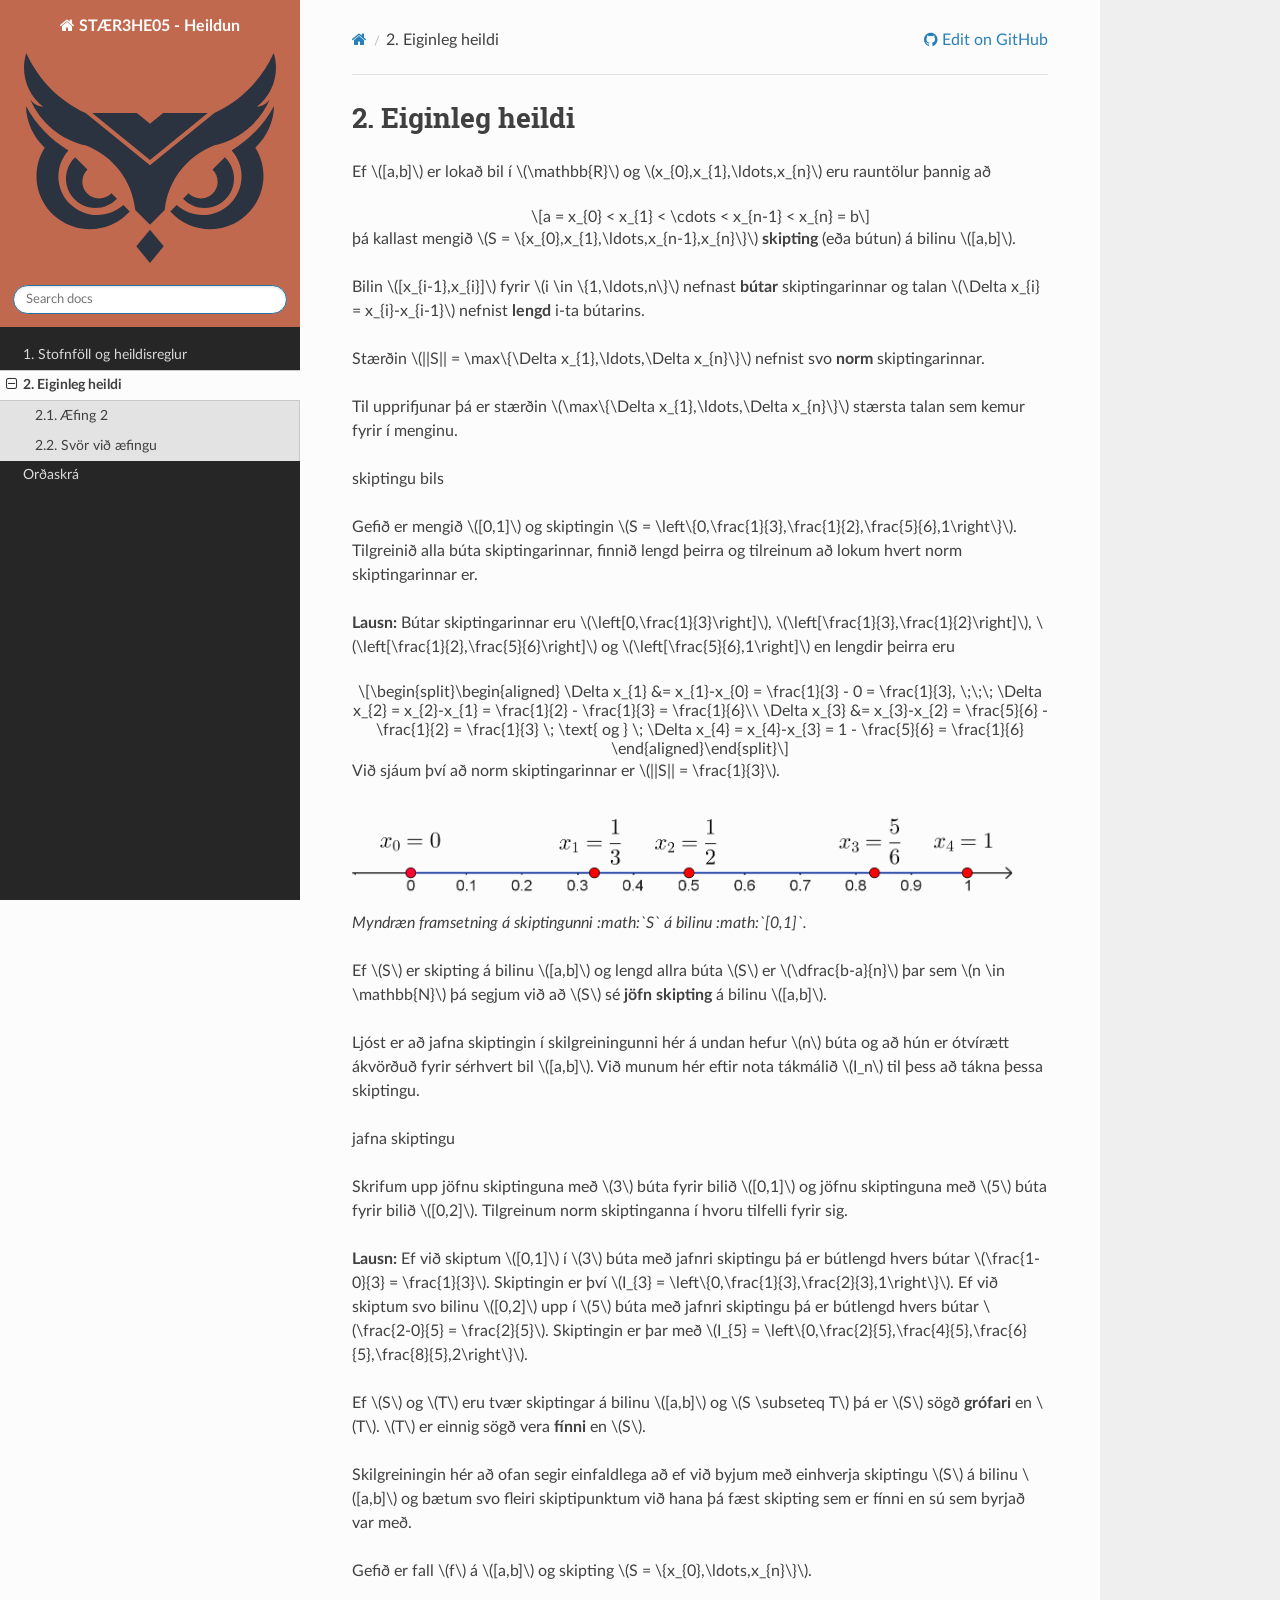
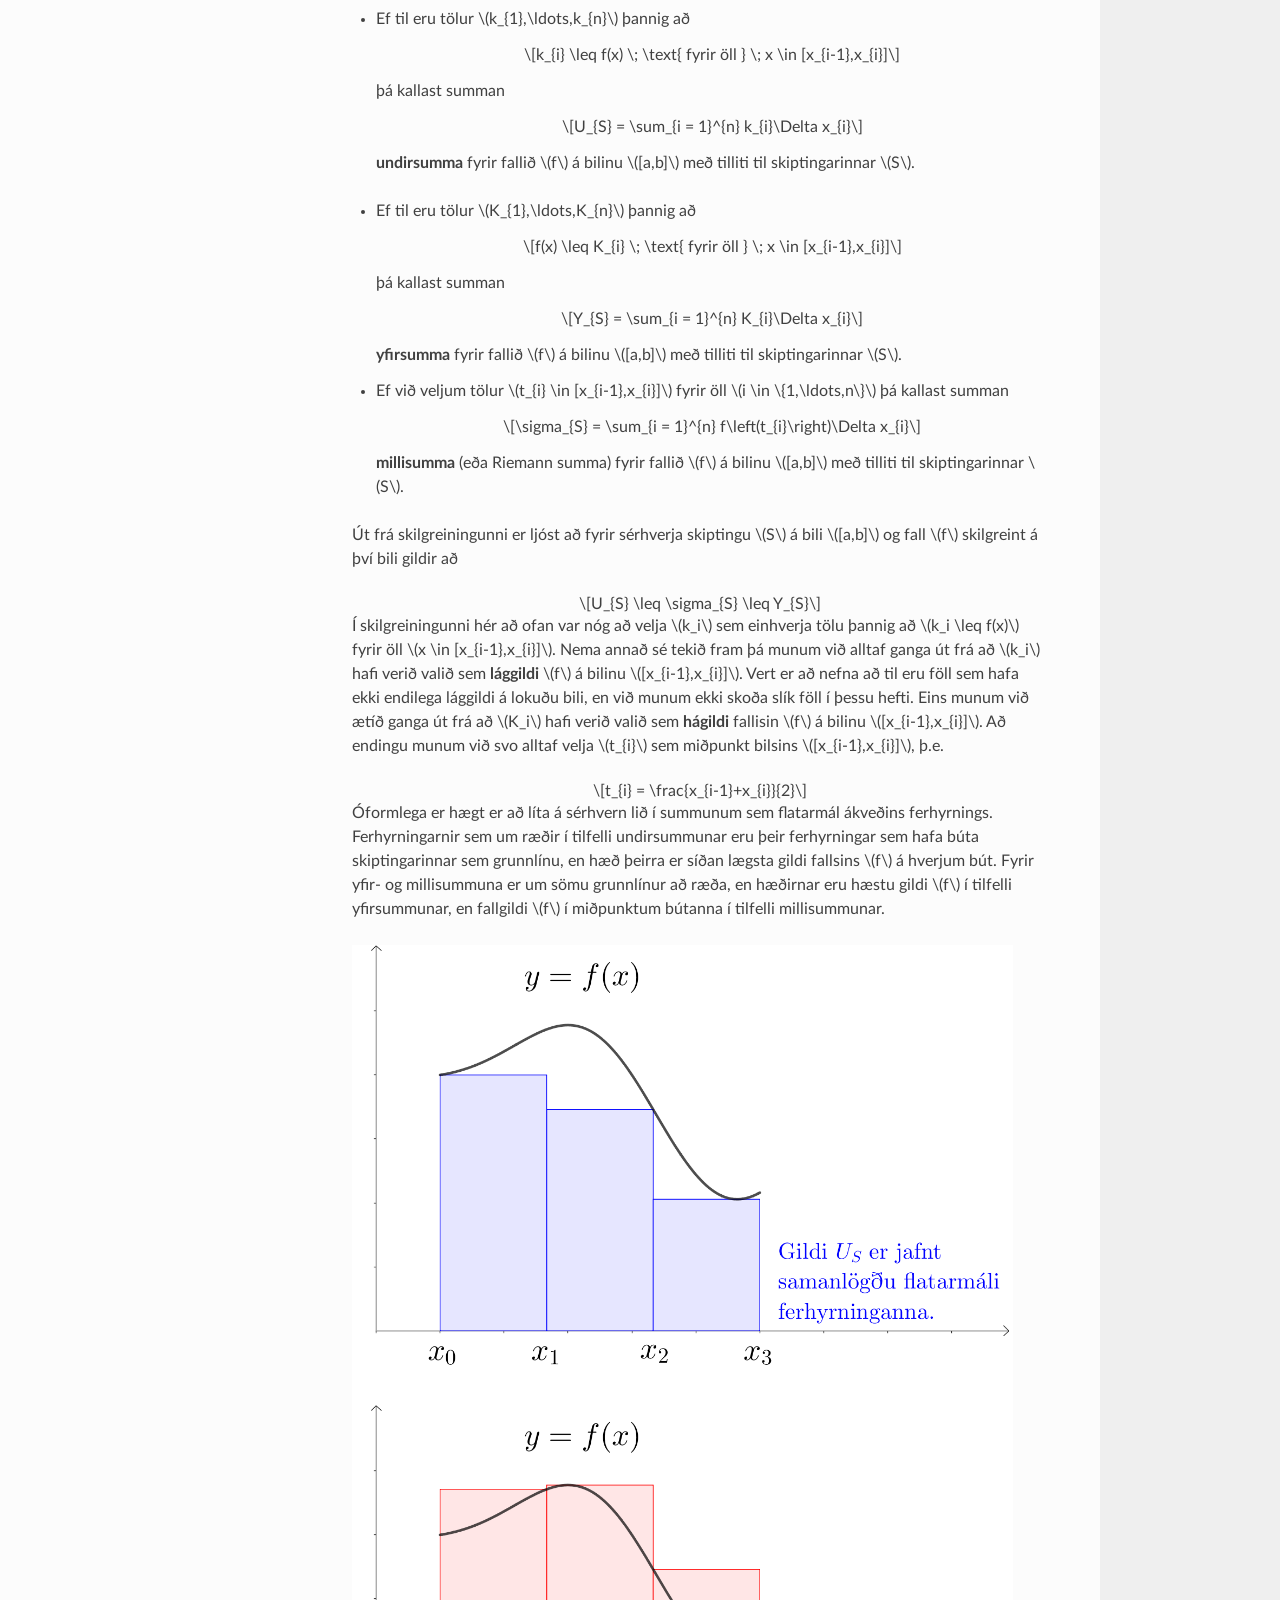
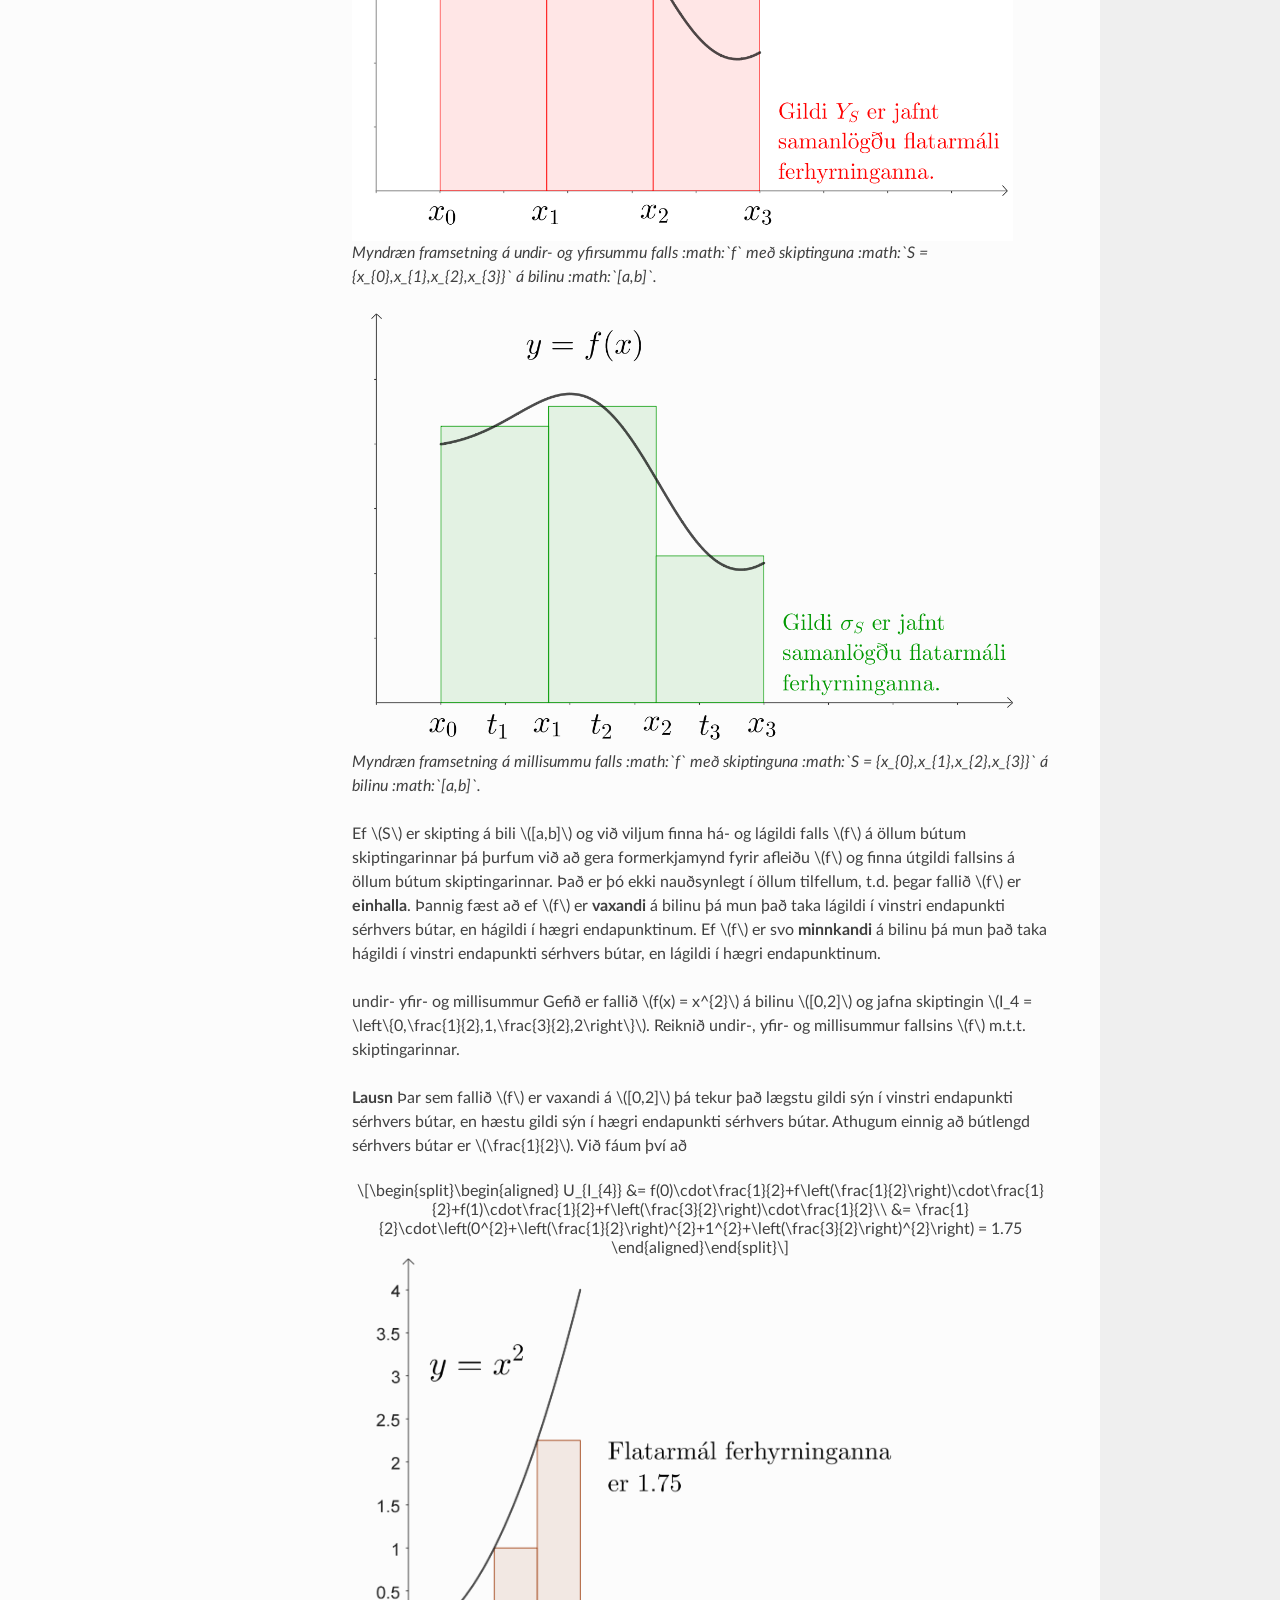
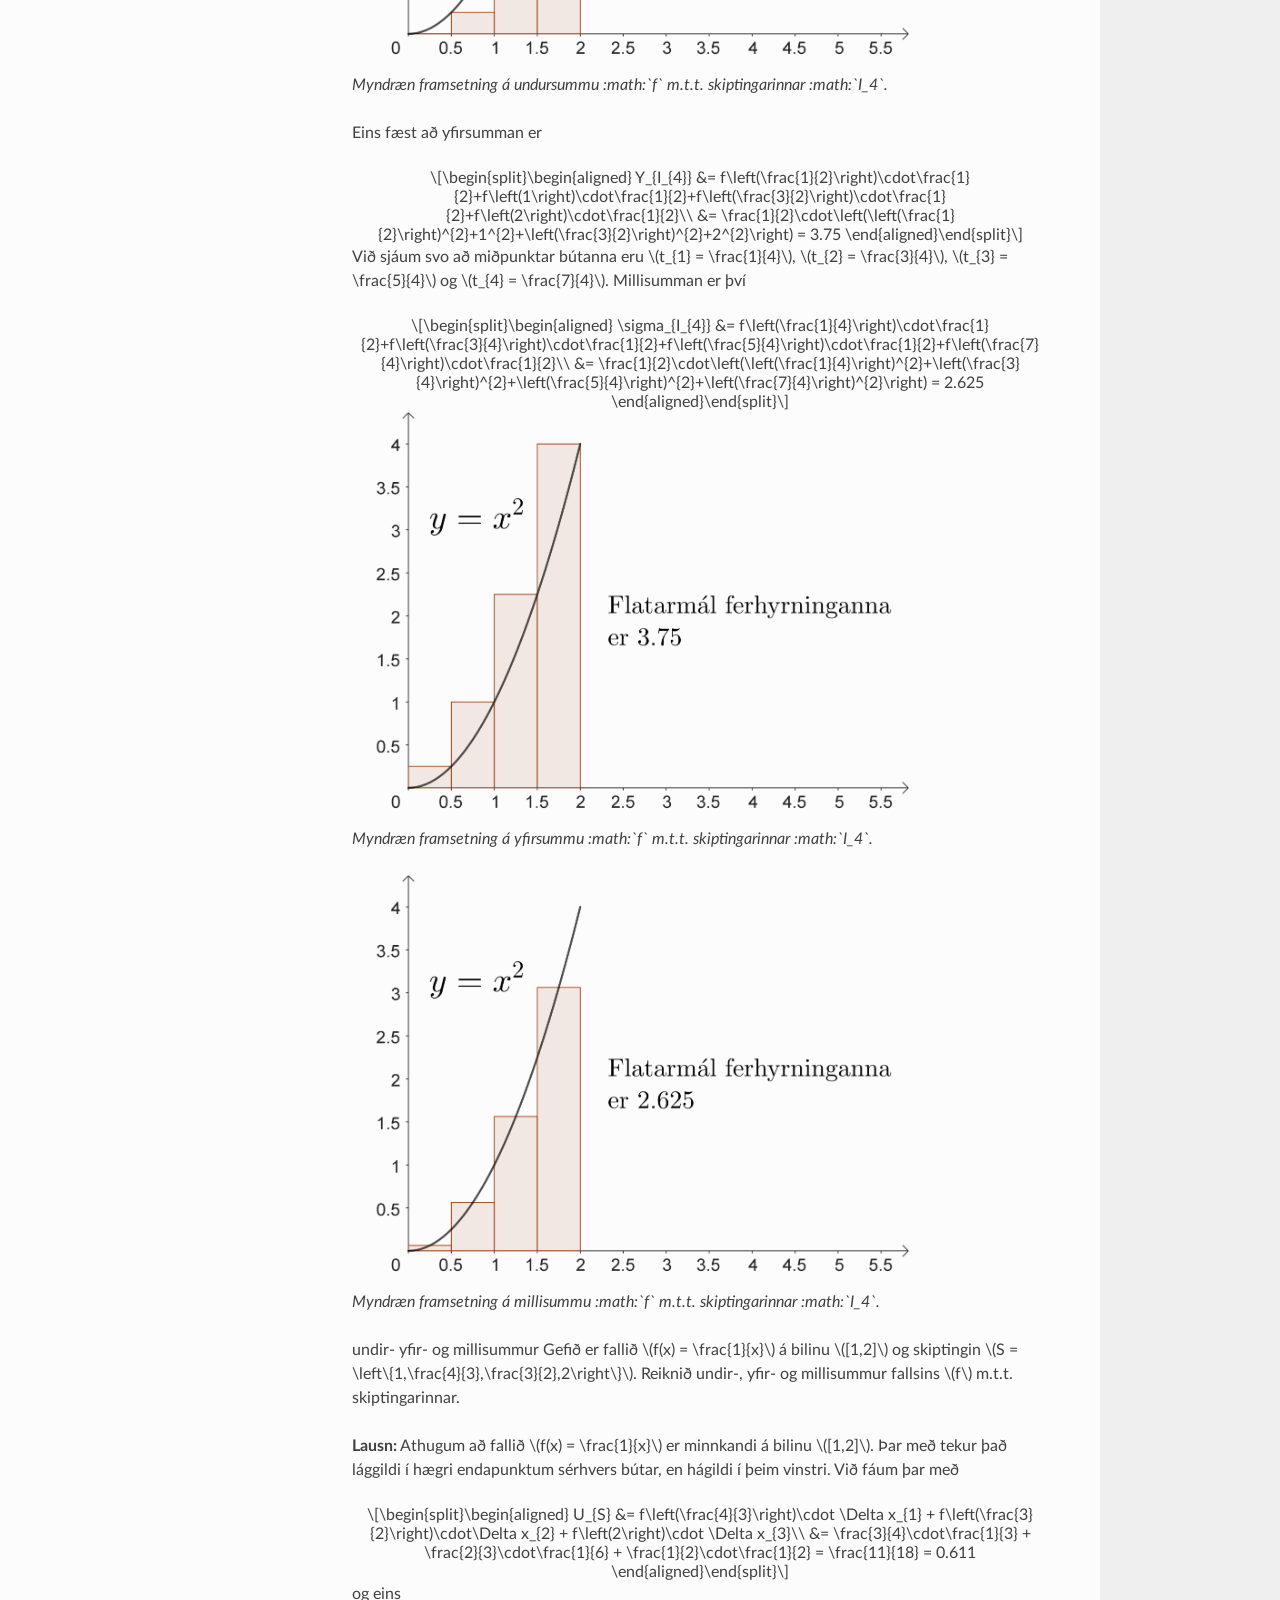
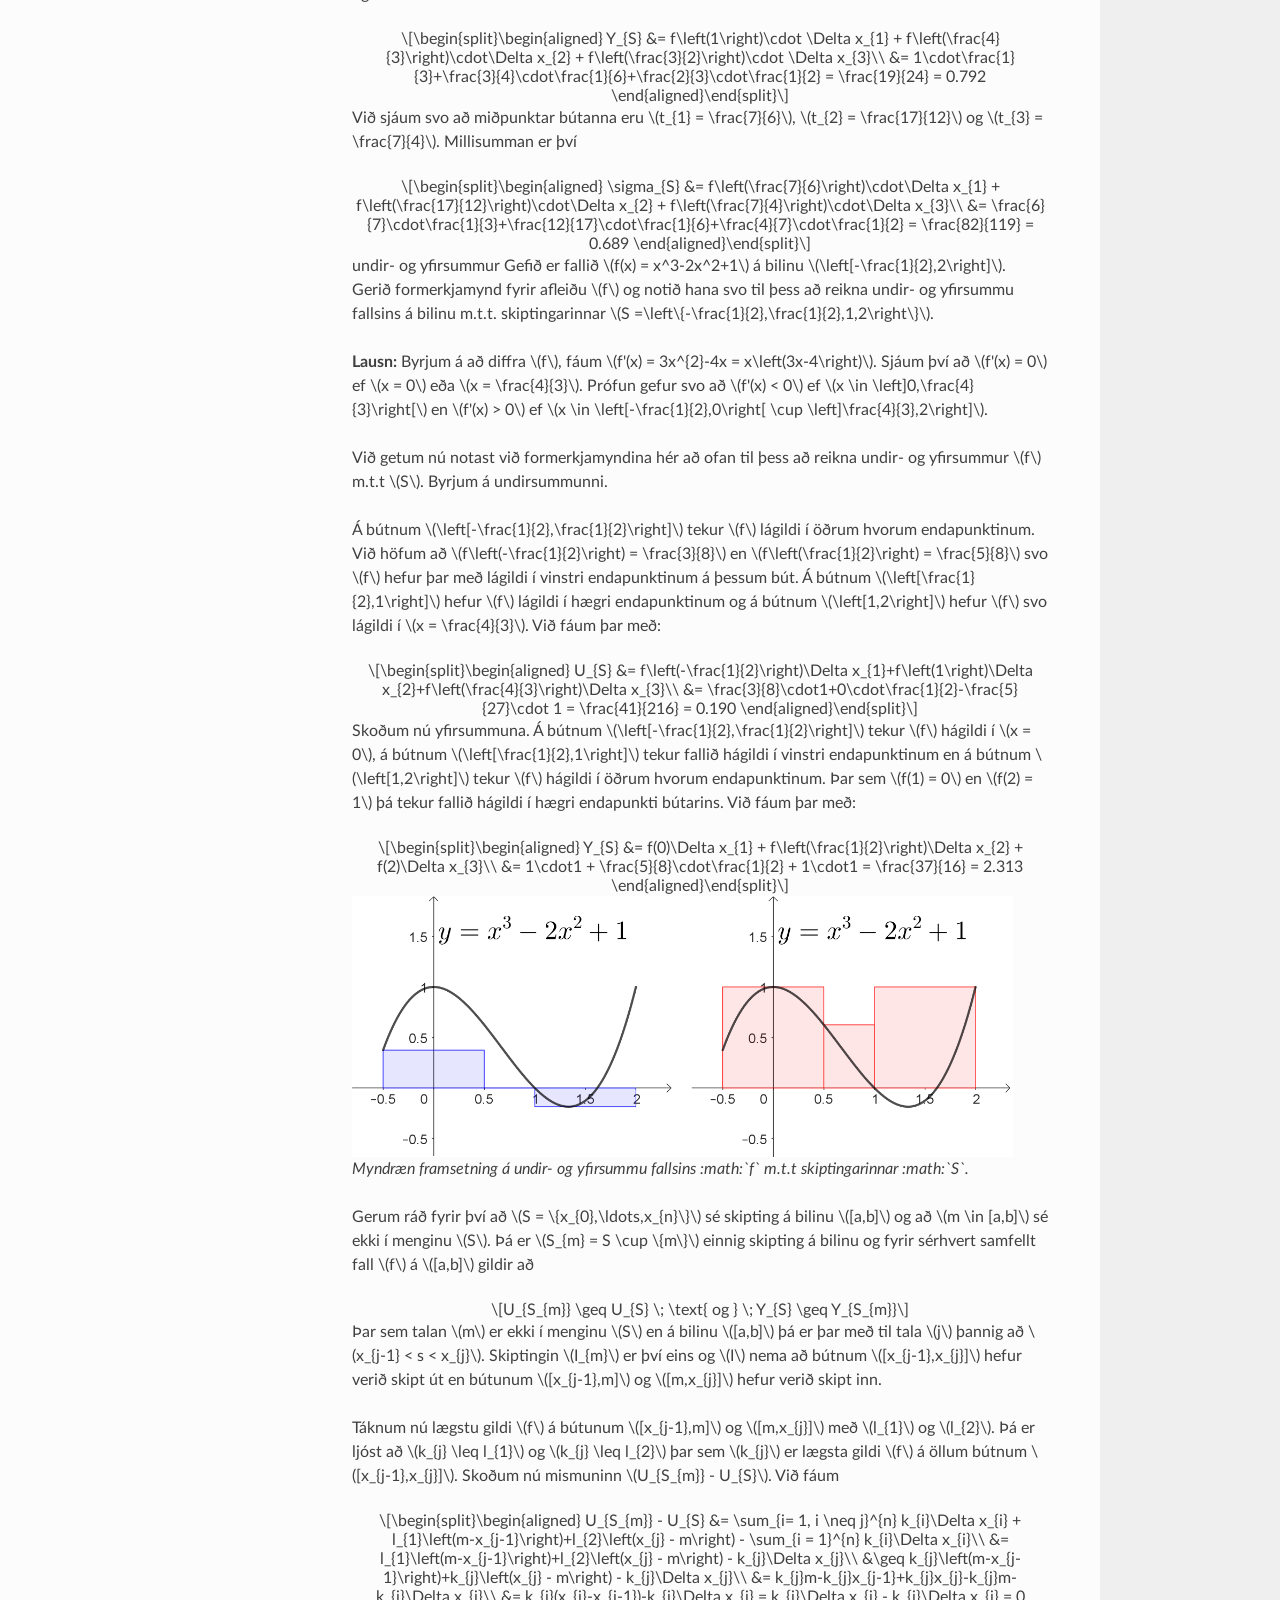
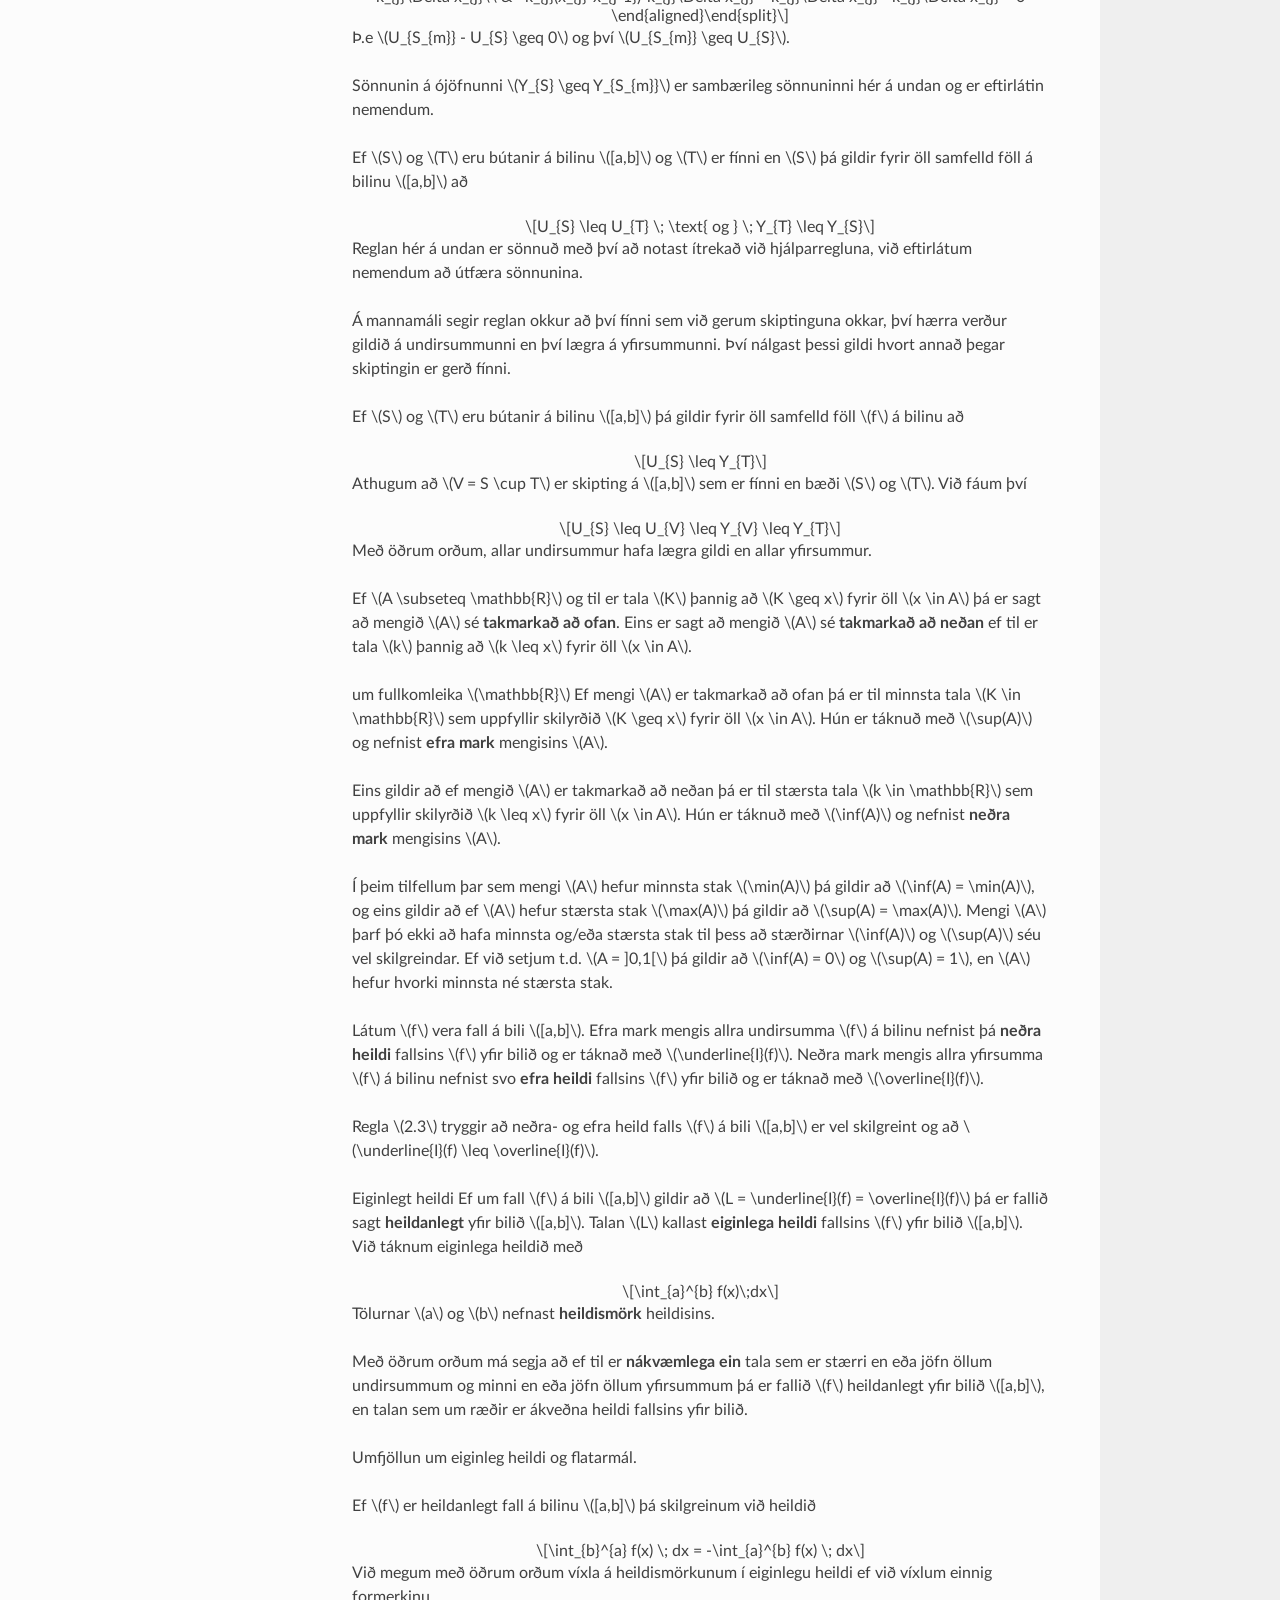
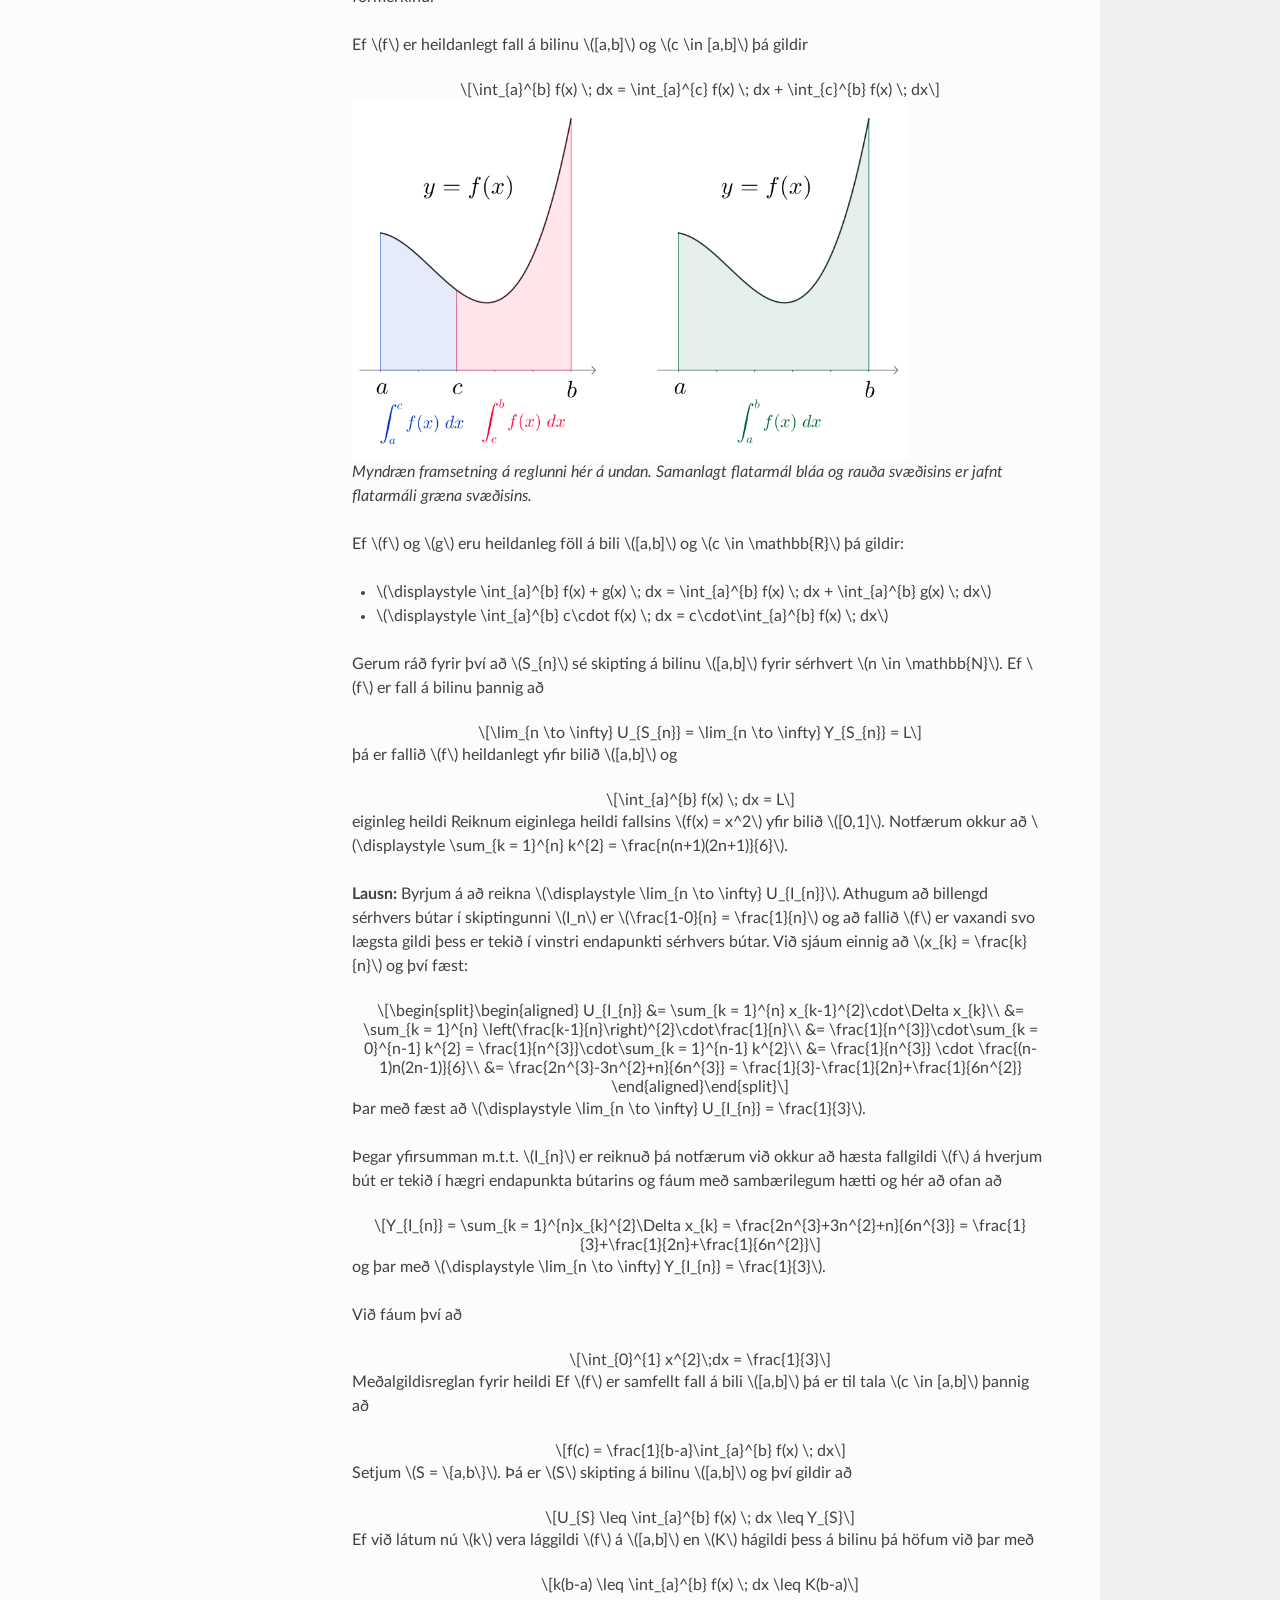
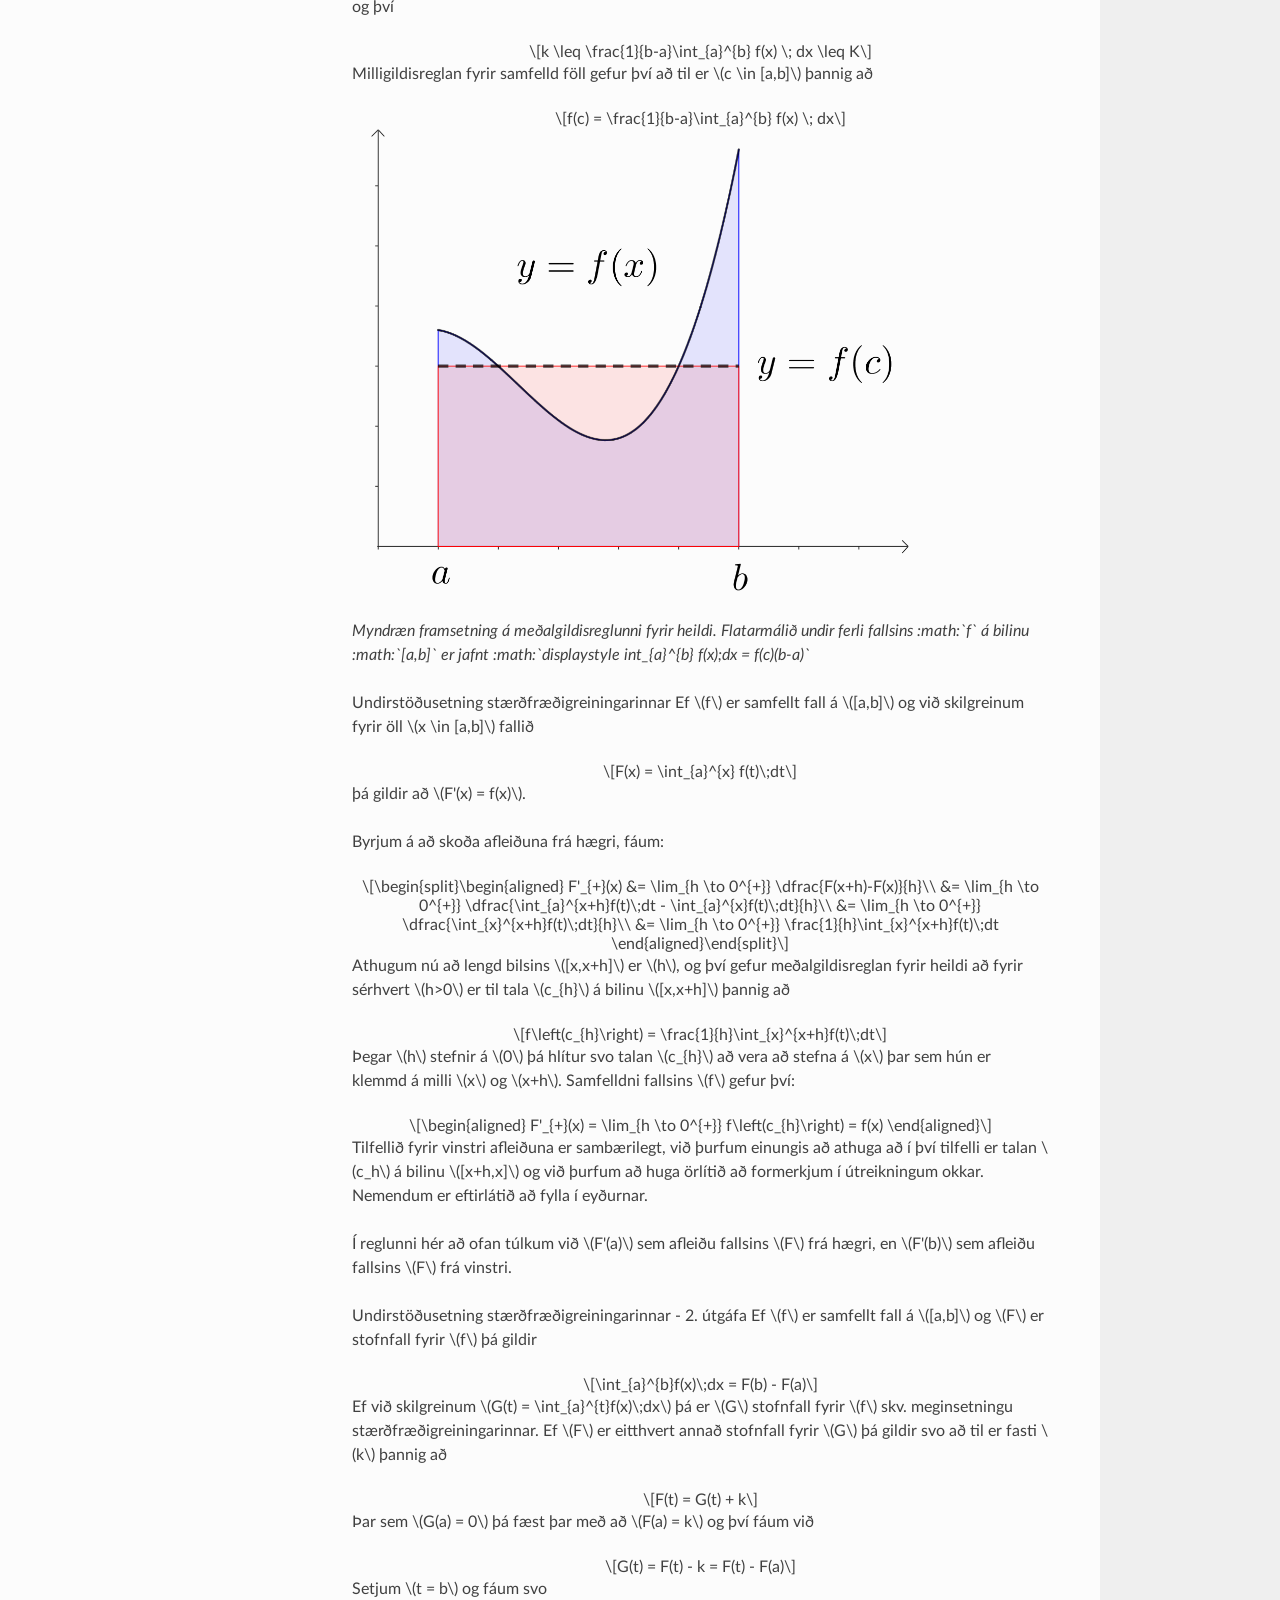
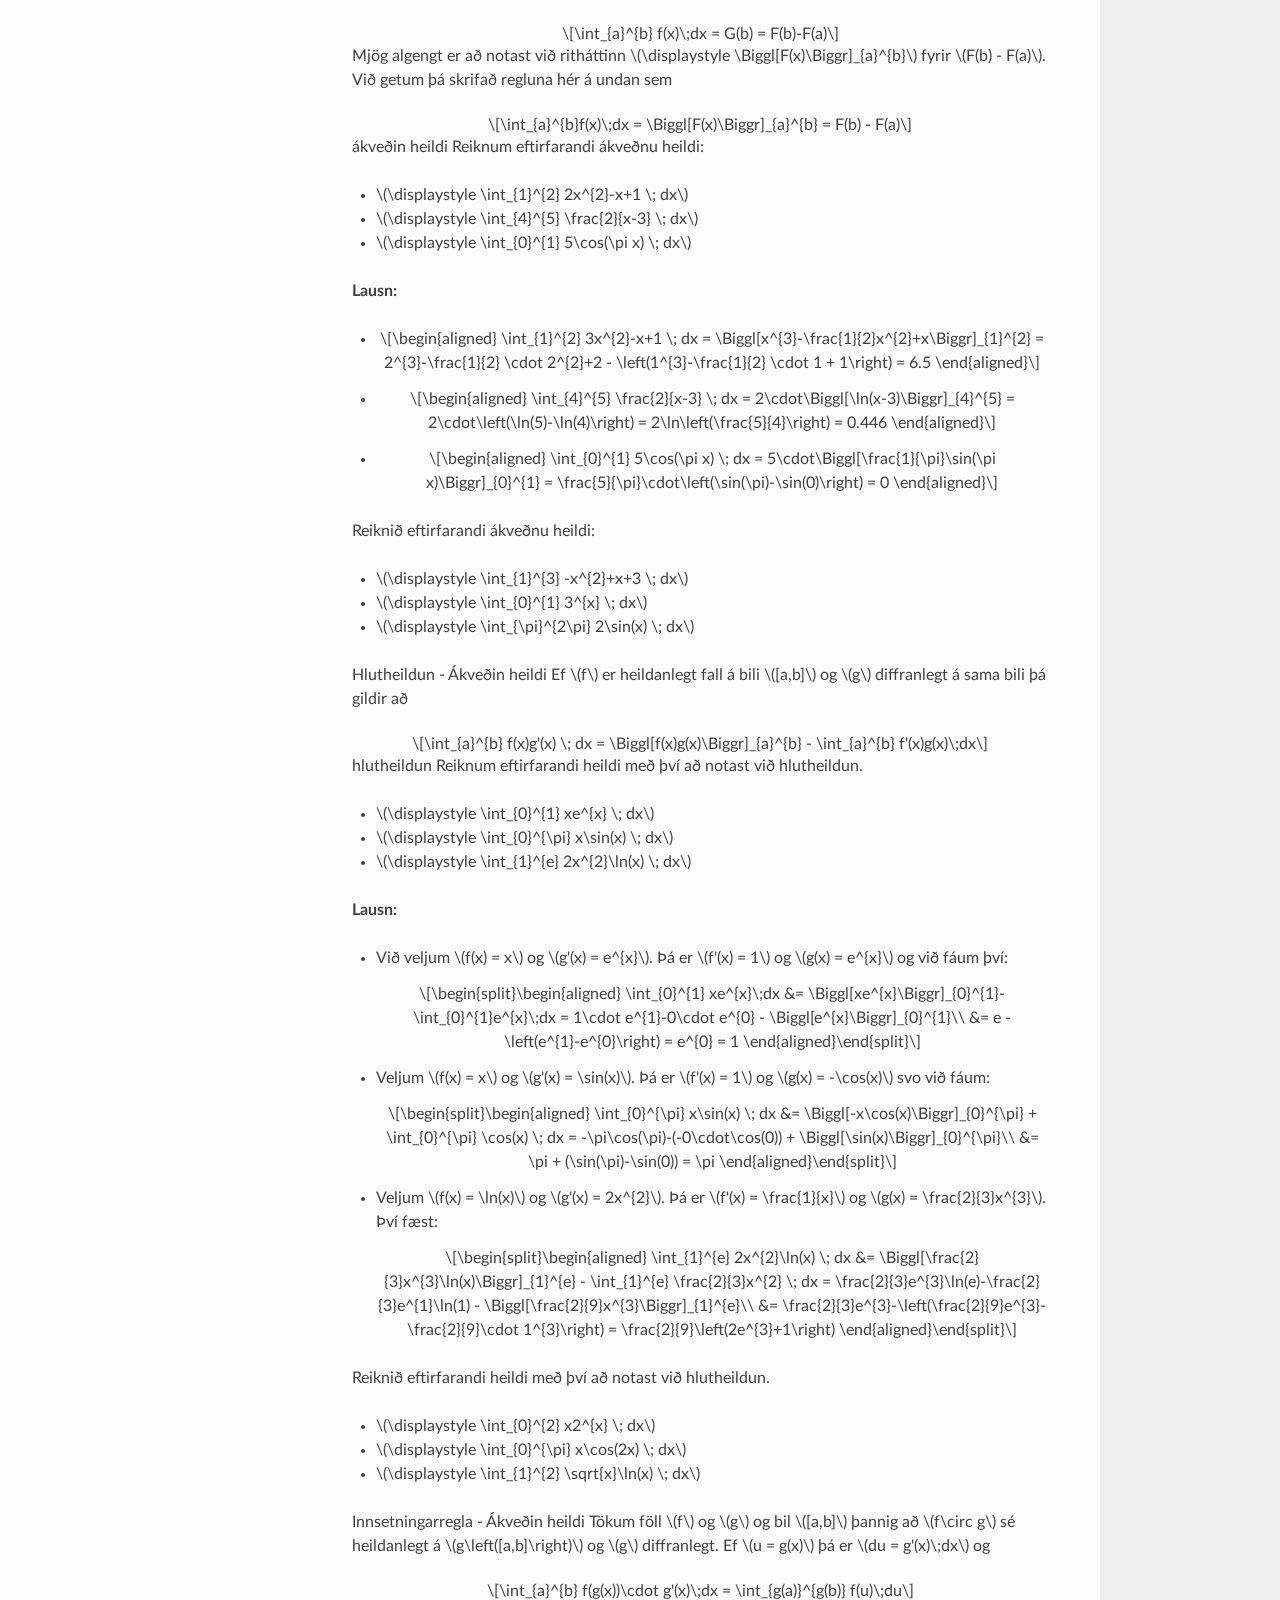
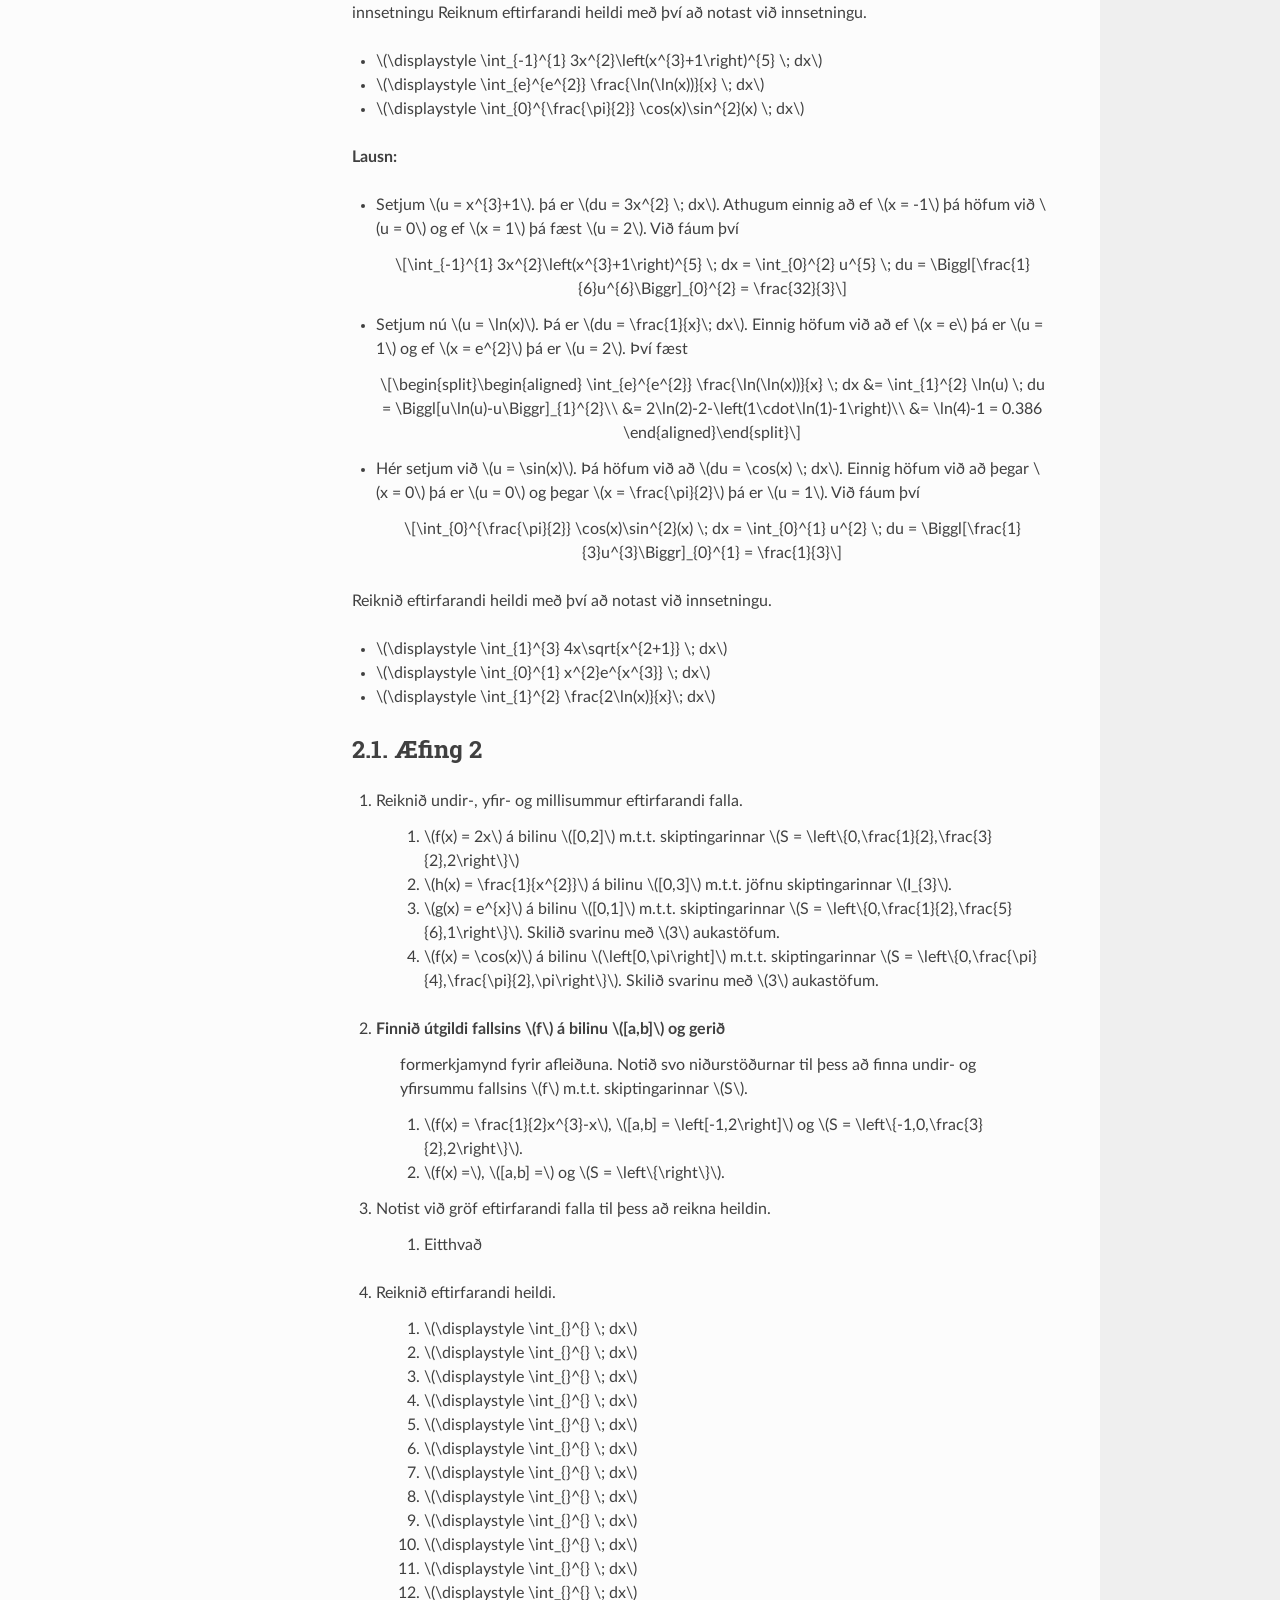
<file: staer3he05/kafli02/index.html>
<!DOCTYPE html>
<html class="writer-html5" lang="is" data-content_root="../">
<head>
  <meta charset="utf-8" /><meta name="viewport" content="width=device-width, initial-scale=1" />

  <meta name="viewport" content="width=device-width, initial-scale=1.0" />
  <title>2. Eiginleg heildi &mdash; STÆR3HE05 - Heildun </title>
      <link rel="stylesheet" type="text/css" href="../_static/pygments.css?v=fa44fd50" />
      <link rel="stylesheet" type="text/css" href="../_static/css/theme.css?v=66b59bf7" />
      <link rel="stylesheet" type="text/css" href="../_static/copybutton.css?v=76b2166b" />
      <link rel="stylesheet" type="text/css" href="../_static/css/eqt.css?v=14aa8dc6" />
      <link rel="stylesheet" type="text/css" href="../_static/css/datacamp-custom.css?v=1b632803" />
      <link rel="stylesheet" type="text/css" href="../_static/css/edbook.css?v=13b926f9" />

  
    <link rel="shortcut icon" href="../_static/namsefni.ico"/>
      <script src="../_static/jquery.js?v=5d32c60e"></script>
      <script src="../_static/_sphinx_javascript_frameworks_compat.js?v=2cd50e6c"></script>
      <script src="../_static/documentation_options.js?v=8b0c2044"></script>
      <script src="../_static/doctools.js?v=9a2dae69"></script>
      <script src="../_static/sphinx_highlight.js?v=dc90522c"></script>
      <script src="../_static/clipboard.min.js?v=a7894cd8"></script>
      <script src="../_static/copybutton.js?v=f281be69"></script>
      <script src="../_static/js/eqt.js?v=555177ae"></script>
      <script src="../_static/translations.js?v=da5fa714"></script>
      <script src="https://cdn.datacamp.com/datacamp-light-latest.min.js"></script>
      <script async="async" src="https://cdn.mathjax.org/mathjax/latest/MathJax.js?config=TeX-AMS-MML_HTMLorMML"></script>
    <script src="../_static/js/theme.js"></script>

<!-- hoverrole.py css code -->
<style type="text/css">
    a.tooltip {
        outline: none;
        border-bottom: thin dotted;
        background: #ffeedd
    }

    a.tooltip strong {
        line-height: 30px;
    }

    a.tooltip:hover {
        text-decoration: none;
    }

    a.tooltip span {
        z-index: 10;
        display: none;
        padding: 14px 20px;
        margin-top: -30px;
        margin-left: 12px;
        width: 310px;
        line-height: 16px;
    }

    a.tooltip:hover span {
        display: inline;
        position: absolute;
        color: #111;
        border: 1px solid #DCA;
        background: #fffAF0;
    }

    .callout {
        z-index: 20;
        position: absolute;
        top: 30px;
        border: 0;
        left: -12px;
    }

    /*CSS3*/
    a.tooltip span {
        border-radius: 4px;
        box-shadow: 5px 5px 8px #CCC;
    }
</style>
<!-- End hoverrole.py css code -->

<style type="text/css">
    .sagecell .CodeMirror-scroll {
        overflow-y: hidden;
        overflow-x: auto;
    }

    .sagecell .CodeMirror {
        height: auto;
    }

    /* - Begin equation reference style - */
    h6.eqno {
        display: inline-block;
        padding-left: 10px;
    }

    h6 .headerlink {
        display: inline-block !important;
    }

    h6 .headerlink:after {
        visibility: hidden !important;
    }

    h6 .headerlink:hover:after {
        visibility: visible !important;
    }

    .eqno:hover>.headerlink:after {
        visibility: visible !important;
    }

    table>caption>.headerlink {
        visibility: hidden !important;
    }

    table>caption>.headerlink {
        visibility: hidden !important;
    }

    /* - End - */
</style>



    <link rel="index" title="Atriðaskrá" href="../genindex/" />
    <link rel="search" title="Leit" href="../search/" />
    <link rel="next" title="Orðaskrá" href="../ordaskra/" />
    <link rel="prev" title="1. Stofnföll og heildisreglur" href="../kafli01/" />



<!--	<script src="https://cdnjs.cloudflare.com/ajax/libs/jquery/2.1.4/jquery.min.js"></script>-->
<script type="text/javascript" src="https://cdn.geogebra.org/apps/deployggb.js"></script>
<script>ggbAppletId = [];</script>


 

</head>

<body class="wy-body-for-nav"> 
  <div class="wy-grid-for-nav">
    <nav data-toggle="wy-nav-shift" class="wy-nav-side">
      <div class="wy-side-scroll">
        <div class="wy-side-nav-search" >

          
          
          <a href="../" class="icon icon-home">
            STÆR3HE05 - Heildun
              <img src="../_static/namsefni.svg" class="logo" alt="Logo"/>
          </a>
<div role="search">
  <form id="rtd-search-form" class="wy-form" action="../search/" method="get">
    <input type="text" name="q" placeholder="Search docs" aria-label="Search docs" />
    <input type="hidden" name="check_keywords" value="yes" />
    <input type="hidden" name="area" value="default" />
  </form>
</div>
        </div><div class="wy-menu wy-menu-vertical" data-spy="affix" role="navigation" aria-label="Navigation menu">
              <ul class="current">
<li class="toctree-l1"><a class="reference internal" href="../kafli01/">1. Stofnföll og heildisreglur</a></li>
<li class="toctree-l1 current"><a class="current reference internal" href="#">2. Eiginleg heildi</a><ul>
<li class="toctree-l2"><a class="reference internal" href="#aefing-2">2.1. Æfing 2</a></li>
<li class="toctree-l2"><a class="reference internal" href="#svor-vi-aefingu">2.2. Svör við æfingu</a></li>
</ul>
</li>
</ul>
<ul>
<li class="toctree-l1"><a class="reference internal" href="../ordaskra/">Orðaskrá</a></li>
</ul>

        </div>
      </div>
    </nav>

    <section data-toggle="wy-nav-shift" class="wy-nav-content-wrap"><nav class="wy-nav-top" aria-label="Mobile navigation menu" >
          <i data-toggle="wy-nav-top" class="fa fa-bars"></i>
          <a href="../">STÆR3HE05 - Heildun</a>
      </nav>

      <div class="wy-nav-content">
        <div class="rst-content">
          <div role="navigation" aria-label="Page navigation">
  <ul class="wy-breadcrumbs">
      <li><a href="../" class="icon icon-home" aria-label="Home"></a></li>
      <li class="breadcrumb-item active"><span class="section-number">2. </span>Eiginleg heildi</li>
      <li class="wy-breadcrumbs-aside">
              <a href="https://github.com/edbook/haskoli-islands/blob/master/projects/staer3he05/kafli02.rst" class="fa fa-github"> Edit on GitHub</a>
      </li>
  </ul>
  <hr/>
</div>
          <div role="main" class="document" itemscope="itemscope" itemtype="http://schema.org/Article">
           <div itemprop="articleBody">
             
  <section id="eiginleg-heildi">
<h1><span class="section-number">2. </span>Eiginleg heildi<a class="headerlink" href="#eiginleg-heildi" title="Link to this heading"></a></h1>
<div class="skilgr docutils container">
<p>Ef <span class="math notranslate nohighlight">\([a,b]\)</span> er lokað bil í <span class="math notranslate nohighlight">\(\mathbb{R}\)</span> og
<span class="math notranslate nohighlight">\(x_{0},x_{1},\ldots,x_{n}\)</span> eru rauntölur þannig að</p>
<div class="math notranslate nohighlight">
\[a = x_{0} &lt; x_{1} &lt; \cdots &lt; x_{n-1} &lt; x_{n} = b\]</div>
<p>þá kallast mengið <span class="math notranslate nohighlight">\(S = \{x_{0},x_{1},\ldots,x_{n-1},x_{n}\}\)</span>
<strong>skipting</strong> (eða bútun) á bilinu <span class="math notranslate nohighlight">\([a,b]\)</span>.</p>
<p>Bilin <span class="math notranslate nohighlight">\([x_{i-1},x_{i}]\)</span> fyrir <span class="math notranslate nohighlight">\(i \in \{1,\ldots,n\}\)</span>
nefnast <strong>bútar</strong> skiptingarinnar og talan
<span class="math notranslate nohighlight">\(\Delta x_{i} = x_{i}-x_{i-1}\)</span> nefnist <strong>lengd</strong> i-ta bútarins.</p>
<p>Stærðin <span class="math notranslate nohighlight">\(||S|| = \max\{\Delta x_{1},\ldots,\Delta x_{n}\}\)</span>
nefnist svo <strong>norm</strong> skiptingarinnar.</p>
</div>
<div class="ath docutils container">
<p>Til upprifjunar þá er stærðin
<span class="math notranslate nohighlight">\(\max\{\Delta x_{1},\ldots,\Delta x_{n}\}\)</span> stærsta talan sem
kemur fyrir í menginu.</p>
</div>
<div class="syn docutils container">
<p>skiptingu bils</p>
<p>Gefið er mengið <span class="math notranslate nohighlight">\([0,1]\)</span> og skiptingin
<span class="math notranslate nohighlight">\(S = \left\{0,\frac{1}{3},\frac{1}{2},\frac{5}{6},1\right\}\)</span>.
Tilgreinið alla búta skiptingarinnar, finnið lengd þeirra og
tilreinum að lokum hvert norm skiptingarinnar er.</p>
<p><strong>Lausn:</strong> Bútar skiptingarinnar eru
<span class="math notranslate nohighlight">\(\left[0,\frac{1}{3}\right]\)</span>,
<span class="math notranslate nohighlight">\(\left[\frac{1}{3},\frac{1}{2}\right]\)</span>,
<span class="math notranslate nohighlight">\(\left[\frac{1}{2},\frac{5}{6}\right]\)</span> og
<span class="math notranslate nohighlight">\(\left[\frac{5}{6},1\right]\)</span> en lengdir þeirra eru</p>
<div class="math notranslate nohighlight">
\[\begin{split}\begin{aligned}
\Delta x_{1} &amp;= x_{1}-x_{0} = \frac{1}{3} - 0 = \frac{1}{3}, \;\;\; \Delta x_{2} = x_{2}-x_{1} = \frac{1}{2} - \frac{1}{3} = \frac{1}{6}\\ \Delta x_{3} &amp;= x_{3}-x_{2} = \frac{5}{6} - \frac{1}{2} = \frac{1}{3} \; \text{ og } \; \Delta x_{4} = x_{4}-x_{3} = 1 - \frac{5}{6} = \frac{1}{6}
\end{aligned}\end{split}\]</div>
<p>Við sjáum því að norm skiptingarinnar er <span class="math notranslate nohighlight">\(||S|| = \frac{1}{3}\)</span>.</p>
<figure class="align-default" id="id1">
<a class="reference internal image-reference" href="../_images/k2m1.png"><img alt="../_images/k2m1.png" src="../_images/k2m1.png" style="width: 95.0%;" />
</a>
<figcaption>
<p><span class="caption-text"><em>Myndræn framsetning á skiptingunni :math:`S` á bilinu
:math:`[0,1]`.</em></span><a class="headerlink" href="#id1" title="Link to this image"></a></p>
</figcaption>
</figure>
</div>
<div class="skilgr docutils container">
<p>Ef <span class="math notranslate nohighlight">\(S\)</span> er skipting á bilinu <span class="math notranslate nohighlight">\([a,b]\)</span> og lengd allra búta
<span class="math notranslate nohighlight">\(S\)</span> er <span class="math notranslate nohighlight">\(\dfrac{b-a}{n}\)</span> þar sem <span class="math notranslate nohighlight">\(n \in \mathbb{N}\)</span>
þá segjum við að <span class="math notranslate nohighlight">\(S\)</span> sé <strong>jöfn skipting</strong> á bilinu
<span class="math notranslate nohighlight">\([a,b]\)</span>.</p>
</div>
<div class="ath docutils container">
<p>Ljóst er að jafna skiptingin í skilgreiningunni hér á undan hefur
<span class="math notranslate nohighlight">\(n\)</span> búta og að hún er ótvírætt ákvörðuð fyrir sérhvert bil
<span class="math notranslate nohighlight">\([a,b]\)</span>. Við munum hér eftir nota tákmálið <span class="math notranslate nohighlight">\(I_n\)</span> til þess
að tákna þessa skiptingu.</p>
</div>
<div class="syn docutils container">
<p>jafna skiptingu</p>
<p>Skrifum upp jöfnu skiptinguna með <span class="math notranslate nohighlight">\(3\)</span> búta fyrir bilið
<span class="math notranslate nohighlight">\([0,1]\)</span> og jöfnu skiptinguna með <span class="math notranslate nohighlight">\(5\)</span> búta fyrir bilið
<span class="math notranslate nohighlight">\([0,2]\)</span>. Tilgreinum norm skiptinganna í hvoru tilfelli fyrir
sig.</p>
<p><strong>Lausn:</strong> Ef við skiptum <span class="math notranslate nohighlight">\([0,1]\)</span> í <span class="math notranslate nohighlight">\(3\)</span> búta með jafnri
skiptingu þá er bútlengd hvers bútar
<span class="math notranslate nohighlight">\(\frac{1-0}{3} = \frac{1}{3}\)</span>. Skiptingin er því
<span class="math notranslate nohighlight">\(I_{3} = \left\{0,\frac{1}{3},\frac{2}{3},1\right\}\)</span>. Ef við
skiptum svo bilinu <span class="math notranslate nohighlight">\([0,2]\)</span> upp í <span class="math notranslate nohighlight">\(5\)</span> búta með jafnri
skiptingu þá er bútlengd hvers bútar
<span class="math notranslate nohighlight">\(\frac{2-0}{5} = \frac{2}{5}\)</span>. Skiptingin er þar með
<span class="math notranslate nohighlight">\(I_{5} = \left\{0,\frac{2}{5},\frac{4}{5},\frac{6}{5},\frac{8}{5},2\right\}\)</span>.</p>
</div>
<div class="skilgr docutils container">
<p>Ef <span class="math notranslate nohighlight">\(S\)</span> og <span class="math notranslate nohighlight">\(T\)</span> eru tvær skiptingar á bilinu <span class="math notranslate nohighlight">\([a,b]\)</span>
og <span class="math notranslate nohighlight">\(S \subseteq T\)</span> þá er <span class="math notranslate nohighlight">\(S\)</span> sögð <strong>grófari</strong> en
<span class="math notranslate nohighlight">\(T\)</span>. <span class="math notranslate nohighlight">\(T\)</span> er einnig sögð vera <strong>fínni</strong> en <span class="math notranslate nohighlight">\(S\)</span>.</p>
</div>
<div class="ath docutils container">
<p>Skilgreiningin hér að ofan segir einfaldlega að ef við byjum með
einhverja skiptingu <span class="math notranslate nohighlight">\(S\)</span> á bilinu <span class="math notranslate nohighlight">\([a,b]\)</span> og bætum svo
fleiri skiptipunktum við hana þá fæst skipting sem er fínni en sú sem
byrjað var með.</p>
</div>
<div class="skilgr docutils container">
<p>Gefið er fall <span class="math notranslate nohighlight">\(f\)</span> á <span class="math notranslate nohighlight">\([a,b]\)</span> og skipting
<span class="math notranslate nohighlight">\(S = \{x_{0},\ldots,x_{n}\}\)</span>.</p>
<ul>
<li><p>Ef til eru tölur <span class="math notranslate nohighlight">\(k_{1},\ldots,k_{n}\)</span> þannig að</p>
<div class="math notranslate nohighlight">
\[k_{i} \leq f(x) \; \text{ fyrir öll } \; x \in [x_{i-1},x_{i}]\]</div>
<p>þá kallast summan</p>
<div class="math notranslate nohighlight">
\[U_{S} = \sum_{i = 1}^{n} k_{i}\Delta x_{i}\]</div>
<p><strong>undirsumma</strong> fyrir fallið <span class="math notranslate nohighlight">\(f\)</span> á bilinu <span class="math notranslate nohighlight">\([a,b]\)</span> með
tilliti til skiptingarinnar <span class="math notranslate nohighlight">\(S\)</span>.</p>
</li>
</ul>
</div>
<div class="bluebox docutils container">
<ul>
<li><p>Ef til eru tölur <span class="math notranslate nohighlight">\(K_{1},\ldots,K_{n}\)</span> þannig að</p>
<div class="math notranslate nohighlight">
\[f(x) \leq K_{i} \; \text{ fyrir öll } \; x \in [x_{i-1},x_{i}]\]</div>
<p>þá kallast summan</p>
<div class="math notranslate nohighlight">
\[Y_{S} = \sum_{i = 1}^{n} K_{i}\Delta x_{i}\]</div>
<p><strong>yfirsumma</strong> fyrir fallið <span class="math notranslate nohighlight">\(f\)</span> á bilinu <span class="math notranslate nohighlight">\([a,b]\)</span> með
tilliti til skiptingarinnar <span class="math notranslate nohighlight">\(S\)</span>.</p>
</li>
<li><p>Ef við veljum tölur <span class="math notranslate nohighlight">\(t_{i} \in [x_{i-1},x_{i}]\)</span> fyrir öll
<span class="math notranslate nohighlight">\(i \in \{1,\ldots,n\}\)</span> þá kallast summan</p>
<div class="math notranslate nohighlight">
\[\sigma_{S} = \sum_{i = 1}^{n} f\left(t_{i}\right)\Delta x_{i}\]</div>
<p><strong>millisumma</strong> (eða Riemann summa) fyrir fallið <span class="math notranslate nohighlight">\(f\)</span> á bilinu
<span class="math notranslate nohighlight">\([a,b]\)</span> með tilliti til skiptingarinnar <span class="math notranslate nohighlight">\(S\)</span>.</p>
</li>
</ul>
</div>
<div class="ath docutils container">
<p>Út frá skilgreiningunni er ljóst að fyrir sérhverja skiptingu
<span class="math notranslate nohighlight">\(S\)</span> á bili <span class="math notranslate nohighlight">\([a,b]\)</span> og fall <span class="math notranslate nohighlight">\(f\)</span> skilgreint á því
bili gildir að</p>
<div class="math notranslate nohighlight">
\[U_{S} \leq \sigma_{S} \leq Y_{S}\]</div>
</div>
<div class="ath docutils container">
<p>Í skilgreiningunni hér að ofan var nóg að velja <span class="math notranslate nohighlight">\(k_i\)</span> sem
einhverja tölu þannig að <span class="math notranslate nohighlight">\(k_i \leq f(x)\)</span> fyrir öll
<span class="math notranslate nohighlight">\(x \in [x_{i-1},x_{i}]\)</span>. Nema annað sé tekið fram þá munum við
alltaf ganga út frá að <span class="math notranslate nohighlight">\(k_i\)</span> hafi verið valið sem <strong>lággildi</strong>
<span class="math notranslate nohighlight">\(f\)</span> á bilinu <span class="math notranslate nohighlight">\([x_{i-1},x_{i}]\)</span>. Vert er að nefna að til
eru föll sem hafa ekki endilega lággildi á lokuðu bili, en við munum
ekki skoða slík föll í þessu hefti. Eins munum við ætíð ganga út frá
að <span class="math notranslate nohighlight">\(K_i\)</span> hafi verið valið sem <strong>hágildi</strong> fallisin <span class="math notranslate nohighlight">\(f\)</span> á
bilinu <span class="math notranslate nohighlight">\([x_{i-1},x_{i}]\)</span>. Að endingu munum við svo alltaf velja
<span class="math notranslate nohighlight">\(t_{i}\)</span> sem miðpunkt bilsins <span class="math notranslate nohighlight">\([x_{i-1},x_{i}]\)</span>, þ.e.</p>
<div class="math notranslate nohighlight">
\[t_{i} = \frac{x_{i-1}+x_{i}}{2}\]</div>
</div>
<div class="ath docutils container">
<p>Óformlega er hægt er að líta á sérhvern lið í summunum sem flatarmál
ákveðins ferhyrnings. Ferhyrningarnir sem um ræðir í tilfelli
undirsummunar eru þeir ferhyrningar sem hafa búta skiptingarinnar sem
grunnlínu, en hæð þeirra er síðan lægsta gildi fallsins <span class="math notranslate nohighlight">\(f\)</span> á
hverjum bút. Fyrir yfir- og millisummuna er um sömu grunnlínur að
ræða, en hæðirnar eru hæstu gildi <span class="math notranslate nohighlight">\(f\)</span> í tilfelli yfirsummunar,
en fallgildi <span class="math notranslate nohighlight">\(f\)</span> í miðpunktum bútanna í tilfelli millisummunar.</p>
<figure class="align-default" id="id2">
<a class="reference internal image-reference" href="../_images/k2m6.png"><img alt="../_images/k2m6.png" src="../_images/k2m6.png" style="width: 95.0%;" />
</a>
<figcaption>
<p><span class="caption-text"><em>Myndræn framsetning á undir- og yfirsummu falls :math:`f` með
skiptinguna :math:`S = {x_{0},x_{1},x_{2},x_{3}}` á bilinu
:math:`[a,b]`.</em></span><a class="headerlink" href="#id2" title="Link to this image"></a></p>
</figcaption>
</figure>
<figure class="align-default" id="id3">
<a class="reference internal image-reference" href="../_images/k2m7.png"><img alt="../_images/k2m7.png" src="../_images/k2m7.png" style="width: 95.0%;" />
</a>
<figcaption>
<p><span class="caption-text"><em>Myndræn framsetning á millisummu falls :math:`f` með skiptinguna
:math:`S = {x_{0},x_{1},x_{2},x_{3}}` á bilinu :math:`[a,b]`.</em></span><a class="headerlink" href="#id3" title="Link to this image"></a></p>
</figcaption>
</figure>
</div>
<div class="ath docutils container">
<p>Ef <span class="math notranslate nohighlight">\(S\)</span> er skipting á bili <span class="math notranslate nohighlight">\([a,b]\)</span> og við viljum finna há-
og lágildi falls <span class="math notranslate nohighlight">\(f\)</span> á öllum bútum skiptingarinnar þá þurfum
við að gera formerkjamynd fyrir afleiðu <span class="math notranslate nohighlight">\(f\)</span> og finna útgildi
fallsins á öllum bútum skiptingarinnar. Það er þó ekki nauðsynlegt í
öllum tilfellum, t.d. þegar fallið <span class="math notranslate nohighlight">\(f\)</span> er <strong>einhalla</strong>. Þannig
fæst að ef <span class="math notranslate nohighlight">\(f\)</span> er <strong>vaxandi</strong> á bilinu þá mun það taka lágildi
í vinstri endapunkti sérhvers bútar, en hágildi í hægri
endapunktinum. Ef <span class="math notranslate nohighlight">\(f\)</span> er svo <strong>minnkandi</strong> á bilinu þá mun það
taka hágildi í vinstri endapunkti sérhvers bútar, en lágildi í hægri
endapunktinum.</p>
</div>
<div class="syn docutils container">
<p>undir- yfir- og millisummur Gefið er fallið <span class="math notranslate nohighlight">\(f(x) = x^{2}\)</span> á
bilinu <span class="math notranslate nohighlight">\([0,2]\)</span> og jafna skiptingin
<span class="math notranslate nohighlight">\(I_4 = \left\{0,\frac{1}{2},1,\frac{3}{2},2\right\}\)</span>. Reiknið
undir-, yfir- og millisummur fallsins <span class="math notranslate nohighlight">\(f\)</span> m.t.t.
skiptingarinnar.</p>
<p><strong>Lausn</strong> Þar sem fallið <span class="math notranslate nohighlight">\(f\)</span> er vaxandi á <span class="math notranslate nohighlight">\([0,2]\)</span> þá
tekur það lægstu gildi sýn í vinstri endapunkti sérhvers bútar, en
hæstu gildi sýn í hægri endapunkti sérhvers bútar. Athugum einnig að
bútlengd sérhvers bútar er <span class="math notranslate nohighlight">\(\frac{1}{2}\)</span>. Við fáum því að</p>
<div class="math notranslate nohighlight">
\[\begin{split}\begin{aligned}
U_{I_{4}} &amp;= f(0)\cdot\frac{1}{2}+f\left(\frac{1}{2}\right)\cdot\frac{1}{2}+f(1)\cdot\frac{1}{2}+f\left(\frac{3}{2}\right)\cdot\frac{1}{2}\\ &amp;= \frac{1}{2}\cdot\left(0^{2}+\left(\frac{1}{2}\right)^{2}+1^{2}+\left(\frac{3}{2}\right)^{2}\right) = 1.75
\end{aligned}\end{split}\]</div>
<figure class="align-default" id="id4">
<a class="reference internal image-reference" href="../_images/k2m2.png"><img alt="../_images/k2m2.png" src="../_images/k2m2.png" style="width: 80.0%;" />
</a>
<figcaption>
<p><span class="caption-text"><em>Myndræn framsetning á undursummu :math:`f` m.t.t. skiptingarinnar
:math:`I_4`.</em></span><a class="headerlink" href="#id4" title="Link to this image"></a></p>
</figcaption>
</figure>
<p>Eins fæst að yfirsumman er</p>
<div class="math notranslate nohighlight">
\[\begin{split}\begin{aligned}
Y_{I_{4}} &amp;= f\left(\frac{1}{2}\right)\cdot\frac{1}{2}+f\left(1\right)\cdot\frac{1}{2}+f\left(\frac{3}{2}\right)\cdot\frac{1}{2}+f\left(2\right)\cdot\frac{1}{2}\\ &amp;= \frac{1}{2}\cdot\left(\left(\frac{1}{2}\right)^{2}+1^{2}+\left(\frac{3}{2}\right)^{2}+2^{2}\right) = 3.75
\end{aligned}\end{split}\]</div>
<p>Við sjáum svo að miðpunktar bútanna eru <span class="math notranslate nohighlight">\(t_{1} = \frac{1}{4}\)</span>,
<span class="math notranslate nohighlight">\(t_{2} = \frac{3}{4}\)</span>, <span class="math notranslate nohighlight">\(t_{3} = \frac{5}{4}\)</span> og
<span class="math notranslate nohighlight">\(t_{4} = \frac{7}{4}\)</span>. Millisumman er því</p>
<div class="math notranslate nohighlight">
\[\begin{split}\begin{aligned}
\sigma_{I_{4}} &amp;= f\left(\frac{1}{4}\right)\cdot\frac{1}{2}+f\left(\frac{3}{4}\right)\cdot\frac{1}{2}+f\left(\frac{5}{4}\right)\cdot\frac{1}{2}+f\left(\frac{7}{4}\right)\cdot\frac{1}{2}\\ &amp;= \frac{1}{2}\cdot\left(\left(\frac{1}{4}\right)^{2}+\left(\frac{3}{4}\right)^{2}+\left(\frac{5}{4}\right)^{2}+\left(\frac{7}{4}\right)^{2}\right) = 2.625
\end{aligned}\end{split}\]</div>
<figure class="align-default" id="id5">
<a class="reference internal image-reference" href="../_images/k2m3.png"><img alt="../_images/k2m3.png" src="../_images/k2m3.png" style="width: 80.0%;" />
</a>
<figcaption>
<p><span class="caption-text"><em>Myndræn framsetning á yfirsummu :math:`f` m.t.t. skiptingarinnar
:math:`I_4`.</em></span><a class="headerlink" href="#id5" title="Link to this image"></a></p>
</figcaption>
</figure>
<figure class="align-default" id="id6">
<a class="reference internal image-reference" href="../_images/k2m4.png"><img alt="../_images/k2m4.png" src="../_images/k2m4.png" style="width: 80.0%;" />
</a>
<figcaption>
<p><span class="caption-text"><em>Myndræn framsetning á millisummu :math:`f` m.t.t. skiptingarinnar
:math:`I_4`.</em></span><a class="headerlink" href="#id6" title="Link to this image"></a></p>
</figcaption>
</figure>
</div>
<div class="syn docutils container">
<p>undir- yfir- og millisummur Gefið er fallið
<span class="math notranslate nohighlight">\(f(x) = \frac{1}{x}\)</span> á bilinu <span class="math notranslate nohighlight">\([1,2]\)</span> og skiptingin
<span class="math notranslate nohighlight">\(S = \left\{1,\frac{4}{3},\frac{3}{2},2\right\}\)</span>. Reiknið
undir-, yfir- og millisummur fallsins <span class="math notranslate nohighlight">\(f\)</span> m.t.t.
skiptingarinnar.</p>
<p><strong>Lausn:</strong> Athugum að fallið <span class="math notranslate nohighlight">\(f(x) = \frac{1}{x}\)</span> er minnkandi
á bilinu <span class="math notranslate nohighlight">\([1,2]\)</span>. Þar með tekur það lággildi í hægri
endapunktum sérhvers bútar, en hágildi í þeim vinstri. Við fáum þar
með</p>
<div class="math notranslate nohighlight">
\[\begin{split}\begin{aligned}
U_{S} &amp;= f\left(\frac{4}{3}\right)\cdot \Delta x_{1} + f\left(\frac{3}{2}\right)\cdot\Delta x_{2} + f\left(2\right)\cdot \Delta x_{3}\\ &amp;= \frac{3}{4}\cdot\frac{1}{3} + \frac{2}{3}\cdot\frac{1}{6} + \frac{1}{2}\cdot\frac{1}{2} = \frac{11}{18} = 0.611
\end{aligned}\end{split}\]</div>
<p>og eins</p>
<div class="math notranslate nohighlight">
\[\begin{split}\begin{aligned}
Y_{S} &amp;= f\left(1\right)\cdot \Delta x_{1} + f\left(\frac{4}{3}\right)\cdot\Delta x_{2} + f\left(\frac{3}{2}\right)\cdot \Delta x_{3}\\ &amp;= 1\cdot\frac{1}{3}+\frac{3}{4}\cdot\frac{1}{6}+\frac{2}{3}\cdot\frac{1}{2} = \frac{19}{24} = 0.792
\end{aligned}\end{split}\]</div>
<p>Við sjáum svo að miðpunktar bútanna eru <span class="math notranslate nohighlight">\(t_{1} = \frac{7}{6}\)</span>,
<span class="math notranslate nohighlight">\(t_{2} = \frac{17}{12}\)</span> og <span class="math notranslate nohighlight">\(t_{3} = \frac{7}{4}\)</span>.
Millisumman er því</p>
<div class="math notranslate nohighlight">
\[\begin{split}\begin{aligned}
\sigma_{S} &amp;= f\left(\frac{7}{6}\right)\cdot\Delta x_{1} + f\left(\frac{17}{12}\right)\cdot\Delta x_{2} + f\left(\frac{7}{4}\right)\cdot\Delta x_{3}\\
&amp;= \frac{6}{7}\cdot\frac{1}{3}+\frac{12}{17}\cdot\frac{1}{6}+\frac{4}{7}\cdot\frac{1}{2} = \frac{82}{119} = 0.689
\end{aligned}\end{split}\]</div>
</div>
<div class="syn docutils container">
<p>undir- og yfirsummur Gefið er fallið <span class="math notranslate nohighlight">\(f(x) = x^3-2x^2+1\)</span> á
bilinu <span class="math notranslate nohighlight">\(\left[-\frac{1}{2},2\right]\)</span>. Gerið formerkjamynd fyrir
afleiðu <span class="math notranslate nohighlight">\(f\)</span> og notið hana svo til þess að reikna undir- og
yfirsummu fallsins á bilinu m.t.t. skiptingarinnar
<span class="math notranslate nohighlight">\(S =\left\{-\frac{1}{2},\frac{1}{2},1,2\right\}\)</span>.</p>
<p><strong>Lausn:</strong> Byrjum á að diffra <span class="math notranslate nohighlight">\(f\)</span>, fáum
<span class="math notranslate nohighlight">\(f'(x) = 3x^{2}-4x = x\left(3x-4\right)\)</span>. Sjáum því að
<span class="math notranslate nohighlight">\(f'(x) = 0\)</span> ef <span class="math notranslate nohighlight">\(x = 0\)</span> eða <span class="math notranslate nohighlight">\(x = \frac{4}{3}\)</span>.
Prófun gefur svo að <span class="math notranslate nohighlight">\(f'(x) &lt; 0\)</span> ef
<span class="math notranslate nohighlight">\(x \in \left]0,\frac{4}{3}\right[\)</span> en <span class="math notranslate nohighlight">\(f'(x) &gt; 0\)</span> ef
<span class="math notranslate nohighlight">\(x \in \left[-\frac{1}{2},0\right[ \cup \left]\frac{4}{3},2\right]\)</span>.</p>
<p>Við getum nú notast við formerkjamyndina hér að ofan til þess að
reikna undir- og yfirsummur <span class="math notranslate nohighlight">\(f\)</span> m.t.t <span class="math notranslate nohighlight">\(S\)</span>. Byrjum á
undirsummunni.</p>
<p>Á bútnum <span class="math notranslate nohighlight">\(\left[-\frac{1}{2},\frac{1}{2}\right]\)</span> tekur
<span class="math notranslate nohighlight">\(f\)</span> lágildi í öðrum hvorum endapunktinum. Við höfum að
<span class="math notranslate nohighlight">\(f\left(-\frac{1}{2}\right) = \frac{3}{8}\)</span> en
<span class="math notranslate nohighlight">\(f\left(\frac{1}{2}\right) = \frac{5}{8}\)</span> svo <span class="math notranslate nohighlight">\(f\)</span> hefur
þar með lágildi í vinstri endapunktinum á þessum bút. Á bútnum
<span class="math notranslate nohighlight">\(\left[\frac{1}{2},1\right]\)</span> hefur <span class="math notranslate nohighlight">\(f\)</span> lágildi í hægri
endapunktinum og á bútnum <span class="math notranslate nohighlight">\(\left[1,2\right]\)</span> hefur <span class="math notranslate nohighlight">\(f\)</span>
svo lágildi í <span class="math notranslate nohighlight">\(x = \frac{4}{3}\)</span>. Við fáum þar með:</p>
<div class="math notranslate nohighlight">
\[\begin{split}\begin{aligned}
U_{S} &amp;= f\left(-\frac{1}{2}\right)\Delta x_{1}+f\left(1\right)\Delta x_{2}+f\left(\frac{4}{3}\right)\Delta x_{3}\\ &amp;= \frac{3}{8}\cdot1+0\cdot\frac{1}{2}-\frac{5}{27}\cdot 1 = \frac{41}{216} = 0.190
\end{aligned}\end{split}\]</div>
<p>Skoðum nú yfirsummuna. Á bútnum
<span class="math notranslate nohighlight">\(\left[-\frac{1}{2},\frac{1}{2}\right]\)</span> tekur <span class="math notranslate nohighlight">\(f\)</span> hágildi
í <span class="math notranslate nohighlight">\(x = 0\)</span>, á bútnum <span class="math notranslate nohighlight">\(\left[\frac{1}{2},1\right]\)</span> tekur
fallið hágildi í vinstri endapunktinum en á bútnum
<span class="math notranslate nohighlight">\(\left[1,2\right]\)</span> tekur <span class="math notranslate nohighlight">\(f\)</span> hágildi í öðrum hvorum
endapunktinum. Þar sem <span class="math notranslate nohighlight">\(f(1) = 0\)</span> en <span class="math notranslate nohighlight">\(f(2) = 1\)</span> þá tekur
fallið hágildi í hægri endapunkti bútarins. Við fáum þar með:</p>
<div class="math notranslate nohighlight">
\[\begin{split}\begin{aligned}
Y_{S} &amp;= f(0)\Delta x_{1} + f\left(\frac{1}{2}\right)\Delta x_{2} + f(2)\Delta x_{3}\\ &amp;= 1\cdot1 + \frac{5}{8}\cdot\frac{1}{2} + 1\cdot1 = \frac{37}{16} = 2.313
\end{aligned}\end{split}\]</div>
<figure class="align-default" id="id7">
<a class="reference internal image-reference" href="../_images/k2m9.png"><img alt="../_images/k2m9.png" src="../_images/k2m9.png" style="width: 95.0%;" />
</a>
<figcaption>
<p><span class="caption-text"><em>Myndræn framsetning á undir- og yfirsummu fallsins :math:`f`
m.t.t skiptingarinnar :math:`S`.</em></span><a class="headerlink" href="#id7" title="Link to this image"></a></p>
</figcaption>
</figure>
</div>
<div class="hregla docutils container">
<p>Gerum ráð fyrir því að <span class="math notranslate nohighlight">\(S = \{x_{0},\ldots,x_{n}\}\)</span> sé skipting
á bilinu <span class="math notranslate nohighlight">\([a,b]\)</span> og að <span class="math notranslate nohighlight">\(m \in [a,b]\)</span> sé ekki í menginu
<span class="math notranslate nohighlight">\(S\)</span>. Þá er <span class="math notranslate nohighlight">\(S_{m} = S \cup \{m\}\)</span> einnig skipting á
bilinu og fyrir sérhvert samfellt fall <span class="math notranslate nohighlight">\(f\)</span> á <span class="math notranslate nohighlight">\([a,b]\)</span>
gildir að</p>
<div class="math notranslate nohighlight">
\[U_{S_{m}} \geq U_{S} \; \text{ og } \; Y_{S} \geq Y_{S_{m}}\]</div>
</div>
<div class="sonnun docutils container">
<p>Þar sem talan <span class="math notranslate nohighlight">\(m\)</span> er ekki í menginu <span class="math notranslate nohighlight">\(S\)</span> en á bilinu
<span class="math notranslate nohighlight">\([a,b]\)</span> þá er þar með til tala <span class="math notranslate nohighlight">\(j\)</span> þannig að
<span class="math notranslate nohighlight">\(x_{j-1} &lt; s &lt; x_{j}\)</span>. Skiptingin <span class="math notranslate nohighlight">\(I_{m}\)</span> er því eins og
<span class="math notranslate nohighlight">\(I\)</span> nema að bútnum <span class="math notranslate nohighlight">\([x_{j-1},x_{j}]\)</span> hefur verið skipt út
en bútunum <span class="math notranslate nohighlight">\([x_{j-1},m]\)</span> og <span class="math notranslate nohighlight">\([m,x_{j}]\)</span> hefur verið skipt
inn.</p>
<p>Táknum nú lægstu gildi <span class="math notranslate nohighlight">\(f\)</span> á bútunum <span class="math notranslate nohighlight">\([x_{j-1},m]\)</span> og
<span class="math notranslate nohighlight">\([m,x_{j}]\)</span> með <span class="math notranslate nohighlight">\(l_{1}\)</span> og <span class="math notranslate nohighlight">\(l_{2}\)</span>. Þá er ljóst að
<span class="math notranslate nohighlight">\(k_{j} \leq l_{1}\)</span> og <span class="math notranslate nohighlight">\(k_{j} \leq l_{2}\)</span> þar sem
<span class="math notranslate nohighlight">\(k_{j}\)</span> er lægsta gildi <span class="math notranslate nohighlight">\(f\)</span> á öllum bútnum
<span class="math notranslate nohighlight">\([x_{j-1},x_{j}]\)</span>. Skoðum nú mismuninn
<span class="math notranslate nohighlight">\(U_{S_{m}} - U_{S}\)</span>. Við fáum</p>
<div class="math notranslate nohighlight">
\[\begin{split}\begin{aligned}
U_{S_{m}} - U_{S} &amp;= \sum_{i= 1, i \neq j}^{n} k_{i}\Delta x_{i} + l_{1}\left(m-x_{j-1}\right)+l_{2}\left(x_{j} - m\right) - \sum_{i = 1}^{n} k_{i}\Delta x_{i}\\ &amp;= l_{1}\left(m-x_{j-1}\right)+l_{2}\left(x_{j} - m\right) - k_{j}\Delta x_{j}\\ &amp;\geq k_{j}\left(m-x_{j-1}\right)+k_{j}\left(x_{j} - m\right) - k_{j}\Delta x_{j}\\ &amp;= k_{j}m-k_{j}x_{j-1}+k_{j}x_{j}-k_{j}m-k_{j}\Delta x_{j}\\ &amp;= k_{j}(x_{j}-x_{j-1})-k_{j}\Delta x_{j} = k_{j}\Delta x_{j} - k_{j}\Delta x_{j} = 0
\end{aligned}\end{split}\]</div>
<p>Þ.e <span class="math notranslate nohighlight">\(U_{S_{m}} - U_{S} \geq 0\)</span> og því
<span class="math notranslate nohighlight">\(U_{S_{m}} \geq U_{S}\)</span>.</p>
<p>Sönnunin á ójöfnunni <span class="math notranslate nohighlight">\(Y_{S} \geq Y_{S_{m}}\)</span> er sambærileg
sönnuninni hér á undan og er eftirlátin nemendum.</p>
</div>
<div class="regla docutils container">
<p>Ef <span class="math notranslate nohighlight">\(S\)</span> og <span class="math notranslate nohighlight">\(T\)</span> eru bútanir á bilinu <span class="math notranslate nohighlight">\([a,b]\)</span> og
<span class="math notranslate nohighlight">\(T\)</span> er fínni en <span class="math notranslate nohighlight">\(S\)</span> þá gildir fyrir öll samfelld föll á
bilinu <span class="math notranslate nohighlight">\([a,b]\)</span> að</p>
<div class="math notranslate nohighlight">
\[U_{S} \leq U_{T} \; \text{ og } \; Y_{T} \leq Y_{S}\]</div>
</div>
<div class="ath docutils container">
<p>Reglan hér á undan er sönnuð með því að notast ítrekað við
hjálparregluna, við eftirlátum nemendum að útfæra sönnunina.</p>
</div>
<div class="ath docutils container">
<p>Á mannamáli segir reglan okkur að því fínni sem við gerum skiptinguna
okkar, því hærra verður gildið á undirsummunni en því lægra á
yfirsummunni. Því nálgast þessi gildi hvort annað þegar skiptingin er
gerð fínni.</p>
</div>
<div class="regla docutils container">
<p>Ef <span class="math notranslate nohighlight">\(S\)</span> og <span class="math notranslate nohighlight">\(T\)</span> eru bútanir á bilinu <span class="math notranslate nohighlight">\([a,b]\)</span> þá
gildir fyrir öll samfelld föll <span class="math notranslate nohighlight">\(f\)</span> á bilinu að</p>
<div class="math notranslate nohighlight">
\[U_{S} \leq Y_{T}\]</div>
</div>
<div class="sonnun docutils container">
<p>Athugum að <span class="math notranslate nohighlight">\(V = S \cup T\)</span> er skipting á <span class="math notranslate nohighlight">\([a,b]\)</span> sem er
fínni en bæði <span class="math notranslate nohighlight">\(S\)</span> og <span class="math notranslate nohighlight">\(T\)</span>. Við fáum því</p>
<div class="math notranslate nohighlight">
\[U_{S} \leq U_{V} \leq Y_{V} \leq Y_{T}\]</div>
</div>
<div class="ath docutils container">
<p>Með öðrum orðum, allar undirsummur hafa lægra gildi en allar
yfirsummur.</p>
</div>
<div class="skilgr docutils container">
<p>Ef <span class="math notranslate nohighlight">\(A \subseteq \mathbb{R}\)</span> og til er tala <span class="math notranslate nohighlight">\(K\)</span> þannig að
<span class="math notranslate nohighlight">\(K \geq x\)</span> fyrir öll <span class="math notranslate nohighlight">\(x \in A\)</span> þá er sagt að mengið
<span class="math notranslate nohighlight">\(A\)</span> sé <strong>takmarkað að ofan</strong>. Eins er sagt að mengið <span class="math notranslate nohighlight">\(A\)</span>
sé <strong>takmarkað að neðan</strong> ef til er tala <span class="math notranslate nohighlight">\(k\)</span> þannig að
<span class="math notranslate nohighlight">\(k \leq x\)</span> fyrir öll <span class="math notranslate nohighlight">\(x \in A\)</span>.</p>
</div>
<div class="frumsenda docutils container">
<p>um fullkomleika <span class="math notranslate nohighlight">\(\mathbb{R}\)</span> Ef mengi <span class="math notranslate nohighlight">\(A\)</span> er takmarkað að
ofan þá er til minnsta tala <span class="math notranslate nohighlight">\(K \in \mathbb{R}\)</span> sem uppfyllir
skilyrðið <span class="math notranslate nohighlight">\(K \geq x\)</span> fyrir öll <span class="math notranslate nohighlight">\(x \in A\)</span>. Hún er táknuð
með <span class="math notranslate nohighlight">\(\sup(A)\)</span> og nefnist <strong>efra mark</strong> mengisins <span class="math notranslate nohighlight">\(A\)</span>.</p>
<p>Eins gildir að ef mengið <span class="math notranslate nohighlight">\(A\)</span> er takmarkað að neðan þá er til
stærsta tala <span class="math notranslate nohighlight">\(k \in \mathbb{R}\)</span> sem uppfyllir skilyrðið
<span class="math notranslate nohighlight">\(k \leq x\)</span> fyrir öll <span class="math notranslate nohighlight">\(x \in A\)</span>. Hún er táknuð með
<span class="math notranslate nohighlight">\(\inf(A)\)</span> og nefnist <strong>neðra mark</strong> mengisins <span class="math notranslate nohighlight">\(A\)</span>.</p>
</div>
<div class="ath docutils container">
<p>Í þeim tilfellum þar sem mengi <span class="math notranslate nohighlight">\(A\)</span> hefur minnsta stak
<span class="math notranslate nohighlight">\(\min(A)\)</span> þá gildir að <span class="math notranslate nohighlight">\(\inf(A) = \min(A)\)</span>, og eins
gildir að ef <span class="math notranslate nohighlight">\(A\)</span> hefur stærsta stak <span class="math notranslate nohighlight">\(\max(A)\)</span> þá gildir
að <span class="math notranslate nohighlight">\(\sup(A) = \max(A)\)</span>. Mengi <span class="math notranslate nohighlight">\(A\)</span> þarf þó ekki að hafa
minnsta og/eða stærsta stak til þess að stærðirnar <span class="math notranslate nohighlight">\(\inf(A)\)</span> og
<span class="math notranslate nohighlight">\(\sup(A)\)</span> séu vel skilgreindar. Ef við setjum t.d.
<span class="math notranslate nohighlight">\(A = ]0,1[\)</span> þá gildir að <span class="math notranslate nohighlight">\(\inf(A) = 0\)</span> og
<span class="math notranslate nohighlight">\(\sup(A) = 1\)</span>, en <span class="math notranslate nohighlight">\(A\)</span> hefur hvorki minnsta né stærsta
stak.</p>
</div>
<div class="skilgr docutils container">
<p>Látum <span class="math notranslate nohighlight">\(f\)</span> vera fall á bili <span class="math notranslate nohighlight">\([a,b]\)</span>. Efra mark mengis
allra undirsumma <span class="math notranslate nohighlight">\(f\)</span> á bilinu nefnist þá <strong>neðra heildi</strong>
fallsins <span class="math notranslate nohighlight">\(f\)</span> yfir bilið og er táknað með
<span class="math notranslate nohighlight">\(\underline{I}(f)\)</span>. Neðra mark mengis allra yfirsumma <span class="math notranslate nohighlight">\(f\)</span>
á bilinu nefnist svo <strong>efra heildi</strong> fallsins <span class="math notranslate nohighlight">\(f\)</span> yfir bilið og
er táknað með <span class="math notranslate nohighlight">\(\overline{I}(f)\)</span>.</p>
</div>
<div class="ath docutils container">
<p>Regla <span class="math notranslate nohighlight">\(2.3\)</span> tryggir að neðra- og efra heild falls <span class="math notranslate nohighlight">\(f\)</span> á
bili <span class="math notranslate nohighlight">\([a,b]\)</span> er vel skilgreint og að
<span class="math notranslate nohighlight">\(\underline{I}(f) \leq \overline{I}(f)\)</span>.</p>
</div>
<div class="skilgr docutils container">
<p>Eiginlegt heildi Ef um fall <span class="math notranslate nohighlight">\(f\)</span> á bili <span class="math notranslate nohighlight">\([a,b]\)</span> gildir að
<span class="math notranslate nohighlight">\(L = \underline{I}(f) = \overline{I}(f)\)</span> þá er fallið sagt
<strong>heildanlegt</strong> yfir bilið <span class="math notranslate nohighlight">\([a,b]\)</span>. Talan <span class="math notranslate nohighlight">\(L\)</span> kallast
<strong>eiginlega heildi</strong> fallsins <span class="math notranslate nohighlight">\(f\)</span> yfir bilið <span class="math notranslate nohighlight">\([a,b]\)</span>. Við
táknum eiginlega heildið með</p>
<div class="math notranslate nohighlight">
\[\int_{a}^{b} f(x)\;dx\]</div>
<p>Tölurnar <span class="math notranslate nohighlight">\(a\)</span> og <span class="math notranslate nohighlight">\(b\)</span> nefnast <strong>heildismörk</strong> heildisins.</p>
</div>
<div class="ath docutils container">
<p>Með öðrum orðum má segja að ef til er <strong>nákvæmlega ein</strong> tala sem er
stærri en eða jöfn öllum undirsummum og minni en eða jöfn öllum
yfirsummum þá er fallið <span class="math notranslate nohighlight">\(f\)</span> heildanlegt yfir bilið
<span class="math notranslate nohighlight">\([a,b]\)</span>, en talan sem um ræðir er ákveðna heildi fallsins yfir
bilið.</p>
</div>
<div class="ath docutils container">
<p>Umfjöllun um eiginleg heildi og flatarmál.</p>
</div>
<div class="skilgr docutils container">
<p>Ef <span class="math notranslate nohighlight">\(f\)</span> er heildanlegt fall á bilinu <span class="math notranslate nohighlight">\([a,b]\)</span> þá
skilgreinum við heildið</p>
<div class="math notranslate nohighlight">
\[\int_{b}^{a} f(x) \; dx = -\int_{a}^{b} f(x) \; dx\]</div>
</div>
<div class="ath docutils container">
<p>Við megum með öðrum orðum víxla á heildismörkunum í eiginlegu heildi
ef við víxlum einnig formerkinu.</p>
</div>
<div class="regla docutils container">
<p>Ef <span class="math notranslate nohighlight">\(f\)</span> er heildanlegt fall á bilinu <span class="math notranslate nohighlight">\([a,b]\)</span> og
<span class="math notranslate nohighlight">\(c \in [a,b]\)</span> þá gildir</p>
<div class="math notranslate nohighlight">
\[\int_{a}^{b} f(x) \; dx = \int_{a}^{c} f(x) \; dx + \int_{c}^{b} f(x) \; dx\]</div>
</div>
<div class="monnun docutils container">
<figure class="align-default" id="id8">
<a class="reference internal image-reference" href="../_images/k2m5.png"><img alt="../_images/k2m5.png" src="../_images/k2m5.png" style="width: 80.0%;" />
</a>
<figcaption>
<p><span class="caption-text"><em>Myndræn framsetning á reglunni hér á undan. Samanlagt flatarmál
bláa og rauða svæðisins er jafnt flatarmáli græna svæðisins.</em></span><a class="headerlink" href="#id8" title="Link to this image"></a></p>
</figcaption>
</figure>
</div>
<div class="regla docutils container">
<p>Ef <span class="math notranslate nohighlight">\(f\)</span> og <span class="math notranslate nohighlight">\(g\)</span> eru heildanleg föll á bili <span class="math notranslate nohighlight">\([a,b]\)</span> og
<span class="math notranslate nohighlight">\(c \in \mathbb{R}\)</span> þá gildir:</p>
<ul class="simple">
<li><p><span class="math notranslate nohighlight">\(\displaystyle \int_{a}^{b} f(x) + g(x) \; dx = \int_{a}^{b} f(x) \; dx + \int_{a}^{b} g(x) \; dx\)</span></p></li>
<li><p><span class="math notranslate nohighlight">\(\displaystyle \int_{a}^{b} c\cdot f(x) \; dx = c\cdot\int_{a}^{b} f(x) \; dx\)</span></p></li>
</ul>
</div>
<div class="regla docutils container">
<p>Gerum ráð fyrir því að <span class="math notranslate nohighlight">\(S_{n}\)</span> sé skipting á bilinu
<span class="math notranslate nohighlight">\([a,b]\)</span> fyrir sérhvert <span class="math notranslate nohighlight">\(n \in \mathbb{N}\)</span>. Ef <span class="math notranslate nohighlight">\(f\)</span>
er fall á bilinu þannig að</p>
<div class="math notranslate nohighlight">
\[\lim_{n \to \infty} U_{S_{n}} = \lim_{n \to \infty} Y_{S_{n}} = L\]</div>
<p>þá er fallið <span class="math notranslate nohighlight">\(f\)</span> heildanlegt yfir bilið <span class="math notranslate nohighlight">\([a,b]\)</span> og</p>
<div class="math notranslate nohighlight">
\[\int_{a}^{b} f(x) \; dx = L\]</div>
</div>
<div class="syn docutils container">
<p>eiginleg heildi Reiknum eiginlega heildi fallsins <span class="math notranslate nohighlight">\(f(x) = x^2\)</span>
yfir bilið <span class="math notranslate nohighlight">\([0,1]\)</span>. Notfærum okkur að
<span class="math notranslate nohighlight">\(\displaystyle \sum_{k = 1}^{n} k^{2} = \frac{n(n+1)(2n+1)}{6}\)</span>.</p>
<p><strong>Lausn:</strong> Byrjum á að reikna
<span class="math notranslate nohighlight">\(\displaystyle \lim_{n \to \infty} U_{I_{n}}\)</span>. Athugum að
billengd sérhvers bútar í skiptingunni <span class="math notranslate nohighlight">\(I_n\)</span> er
<span class="math notranslate nohighlight">\(\frac{1-0}{n} = \frac{1}{n}\)</span> og að fallið <span class="math notranslate nohighlight">\(f\)</span> er vaxandi
svo lægsta gildi þess er tekið í vinstri endapunkti sérhvers bútar.
Við sjáum einnig að <span class="math notranslate nohighlight">\(x_{k} = \frac{k}{n}\)</span> og því fæst:</p>
<div class="math notranslate nohighlight">
\[\begin{split}\begin{aligned}
U_{I_{n}} &amp;= \sum_{k = 1}^{n} x_{k-1}^{2}\cdot\Delta x_{k}\\ &amp;= \sum_{k = 1}^{n} \left(\frac{k-1}{n}\right)^{2}\cdot\frac{1}{n}\\ &amp;= \frac{1}{n^{3}}\cdot\sum_{k = 0}^{n-1} k^{2} = \frac{1}{n^{3}}\cdot\sum_{k = 1}^{n-1} k^{2}\\ &amp;= \frac{1}{n^{3}} \cdot \frac{(n-1)n(2n-1)}{6}\\ &amp;= \frac{2n^{3}-3n^{2}+n}{6n^{3}} = \frac{1}{3}-\frac{1}{2n}+\frac{1}{6n^{2}}
\end{aligned}\end{split}\]</div>
<p>Þar með fæst að
<span class="math notranslate nohighlight">\(\displaystyle \lim_{n \to \infty} U_{I_{n}} = \frac{1}{3}\)</span>.</p>
<p>Þegar yfirsumman m.t.t. <span class="math notranslate nohighlight">\(I_{n}\)</span> er reiknuð þá notfærum við
okkur að hæsta fallgildi <span class="math notranslate nohighlight">\(f\)</span> á hverjum bút er tekið í hægri
endapunkta bútarins og fáum með sambærilegum hætti og hér að ofan að</p>
<div class="math notranslate nohighlight">
\[Y_{I_{n}} = \sum_{k = 1}^{n}x_{k}^{2}\Delta x_{k} = \frac{2n^{3}+3n^{2}+n}{6n^{3}} = \frac{1}{3}+\frac{1}{2n}+\frac{1}{6n^{2}}\]</div>
<p>og þar með
<span class="math notranslate nohighlight">\(\displaystyle \lim_{n \to \infty} Y_{I_{n}} = \frac{1}{3}\)</span>.</p>
<p>Við fáum því að</p>
<div class="math notranslate nohighlight">
\[\int_{0}^{1} x^{2}\;dx = \frac{1}{3}\]</div>
</div>
<div class="regla docutils container">
<p>Meðalgildisreglan fyrir heildi Ef <span class="math notranslate nohighlight">\(f\)</span> er samfellt fall á bili
<span class="math notranslate nohighlight">\([a,b]\)</span> þá er til tala <span class="math notranslate nohighlight">\(c \in [a,b]\)</span> þannig að</p>
<div class="math notranslate nohighlight">
\[f(c) = \frac{1}{b-a}\int_{a}^{b} f(x) \; dx\]</div>
</div>
<div class="sonnun docutils container">
<p>Setjum <span class="math notranslate nohighlight">\(S = \{a,b\}\)</span>. Þá er <span class="math notranslate nohighlight">\(S\)</span> skipting á bilinu
<span class="math notranslate nohighlight">\([a,b]\)</span> og því gildir að</p>
<div class="math notranslate nohighlight">
\[U_{S} \leq \int_{a}^{b} f(x) \; dx \leq Y_{S}\]</div>
<p>Ef við látum nú <span class="math notranslate nohighlight">\(k\)</span> vera lággildi <span class="math notranslate nohighlight">\(f\)</span> á <span class="math notranslate nohighlight">\([a,b]\)</span> en
<span class="math notranslate nohighlight">\(K\)</span> hágildi þess á bilinu þá höfum við þar með</p>
<div class="math notranslate nohighlight">
\[k(b-a) \leq \int_{a}^{b} f(x) \; dx \leq K(b-a)\]</div>
<p>og því</p>
<div class="math notranslate nohighlight">
\[k \leq \frac{1}{b-a}\int_{a}^{b} f(x) \; dx \leq K\]</div>
<p>Milligildisreglan fyrir samfelld föll gefur því að til er
<span class="math notranslate nohighlight">\(c \in [a,b]\)</span> þannig að</p>
<div class="math notranslate nohighlight">
\[f(c) = \frac{1}{b-a}\int_{a}^{b} f(x) \; dx\]</div>
<figure class="align-default" id="id9">
<a class="reference internal image-reference" href="../_images/k2m10.png"><img alt="../_images/k2m10.png" src="../_images/k2m10.png" style="width: 80.0%;" />
</a>
<figcaption>
<p><span class="caption-text"><em>Myndræn framsetning á meðalgildisreglunni fyrir heildi.
Flatarmálið undir ferli fallsins :math:`f` á bilinu :math:`[a,b]`
er jafnt :math:`displaystyle int_{a}^{b} f(x);dx = f(c)(b-a)`</em></span><a class="headerlink" href="#id9" title="Link to this image"></a></p>
</figcaption>
</figure>
</div>
<div class="regla docutils container">
<p>Undirstöðusetning stærðfræðigreiningarinnar Ef <span class="math notranslate nohighlight">\(f\)</span> er samfellt
fall á <span class="math notranslate nohighlight">\([a,b]\)</span> og við skilgreinum fyrir öll <span class="math notranslate nohighlight">\(x \in [a,b]\)</span>
fallið</p>
<div class="math notranslate nohighlight">
\[F(x) = \int_{a}^{x} f(t)\;dt\]</div>
<p>þá gildir að <span class="math notranslate nohighlight">\(F'(x) = f(x)\)</span>.</p>
</div>
<div class="sonnun docutils container">
<p>Byrjum á að skoða afleiðuna frá hægri, fáum:</p>
<div class="math notranslate nohighlight">
\[\begin{split}\begin{aligned}
F'_{+}(x) &amp;= \lim_{h \to 0^{+}} \dfrac{F(x+h)-F(x)}{h}\\ &amp;= \lim_{h \to 0^{+}} \dfrac{\int_{a}^{x+h}f(t)\;dt - \int_{a}^{x}f(t)\;dt}{h}\\ &amp;= \lim_{h \to 0^{+}} \dfrac{\int_{x}^{x+h}f(t)\;dt}{h}\\ &amp;= \lim_{h \to 0^{+}} \frac{1}{h}\int_{x}^{x+h}f(t)\;dt
\end{aligned}\end{split}\]</div>
<p>Athugum nú að lengd bilsins <span class="math notranslate nohighlight">\([x,x+h]\)</span> er <span class="math notranslate nohighlight">\(h\)</span>, og því
gefur meðalgildisreglan fyrir heildi að fyrir sérhvert <span class="math notranslate nohighlight">\(h&gt;0\)</span> er
til tala <span class="math notranslate nohighlight">\(c_{h}\)</span> á bilinu <span class="math notranslate nohighlight">\([x,x+h]\)</span> þannig að</p>
<div class="math notranslate nohighlight">
\[f\left(c_{h}\right) = \frac{1}{h}\int_{x}^{x+h}f(t)\;dt\]</div>
<p>Þegar <span class="math notranslate nohighlight">\(h\)</span> stefnir á <span class="math notranslate nohighlight">\(0\)</span> þá hlítur svo talan <span class="math notranslate nohighlight">\(c_{h}\)</span>
að vera að stefna á <span class="math notranslate nohighlight">\(x\)</span> þar sem hún er klemmd á milli <span class="math notranslate nohighlight">\(x\)</span>
og <span class="math notranslate nohighlight">\(x+h\)</span>. Samfelldni fallsins <span class="math notranslate nohighlight">\(f\)</span> gefur því:</p>
<div class="math notranslate nohighlight">
\[\begin{aligned}
F'_{+}(x) = \lim_{h \to 0^{+}} f\left(c_{h}\right) = f(x)
\end{aligned}\]</div>
<p>Tilfellið fyrir vinstri afleiðuna er sambærilegt, við þurfum einungis
að athuga að í því tilfelli er talan <span class="math notranslate nohighlight">\(c_h\)</span> á bilinu
<span class="math notranslate nohighlight">\([x+h,x]\)</span> og við þurfum að huga örlítið að formerkjum í
útreikningum okkar. Nemendum er eftirlátið að fylla í eyðurnar.</p>
</div>
<div class="ath docutils container">
<p>Í reglunni hér að ofan túlkum við <span class="math notranslate nohighlight">\(F'(a)\)</span> sem afleiðu fallsins
<span class="math notranslate nohighlight">\(F\)</span> frá hægri, en <span class="math notranslate nohighlight">\(F'(b)\)</span> sem afleiðu fallsins <span class="math notranslate nohighlight">\(F\)</span>
frá vinstri.</p>
</div>
<div class="regla docutils container">
<p>Undirstöðusetning stærðfræðigreiningarinnar - 2. útgáfa Ef <span class="math notranslate nohighlight">\(f\)</span>
er samfellt fall á <span class="math notranslate nohighlight">\([a,b]\)</span> og <span class="math notranslate nohighlight">\(F\)</span> er stofnfall fyrir
<span class="math notranslate nohighlight">\(f\)</span> þá gildir</p>
<div class="math notranslate nohighlight">
\[\int_{a}^{b}f(x)\;dx = F(b) - F(a)\]</div>
</div>
<div class="sonnun docutils container">
<p>Ef við skilgreinum <span class="math notranslate nohighlight">\(G(t) = \int_{a}^{t}f(x)\;dx\)</span> þá er
<span class="math notranslate nohighlight">\(G\)</span> stofnfall fyrir <span class="math notranslate nohighlight">\(f\)</span> skv. meginsetningu
stærðfræðigreiningarinnar. Ef <span class="math notranslate nohighlight">\(F\)</span> er eitthvert annað stofnfall
fyrir <span class="math notranslate nohighlight">\(G\)</span> þá gildir svo að til er fasti <span class="math notranslate nohighlight">\(k\)</span> þannig að</p>
<div class="math notranslate nohighlight">
\[F(t) = G(t) + k\]</div>
<p>Þar sem <span class="math notranslate nohighlight">\(G(a) = 0\)</span> þá fæst þar með að <span class="math notranslate nohighlight">\(F(a) = k\)</span> og því
fáum við</p>
<div class="math notranslate nohighlight">
\[G(t) = F(t) - k = F(t) - F(a)\]</div>
<p>Setjum <span class="math notranslate nohighlight">\(t = b\)</span> og fáum svo</p>
<div class="math notranslate nohighlight">
\[\int_{a}^{b} f(x)\;dx = G(b) = F(b)-F(a)\]</div>
</div>
<div class="ath docutils container">
<p>Mjög algengt er að notast við ritháttinn
<span class="math notranslate nohighlight">\(\displaystyle \Biggl[F(x)\Biggr]_{a}^{b}\)</span> fyrir
<span class="math notranslate nohighlight">\(F(b) - F(a)\)</span>. Við getum þá skrifað regluna hér á undan sem</p>
<div class="math notranslate nohighlight">
\[\int_{a}^{b}f(x)\;dx = \Biggl[F(x)\Biggr]_{a}^{b} = F(b) - F(a)\]</div>
</div>
<div class="syn docutils container">
<p>ákveðin heildi Reiknum eftirfarandi ákveðnu heildi:</p>
<ul class="simple">
<li><p><span class="math notranslate nohighlight">\(\displaystyle \int_{1}^{2} 2x^{2}-x+1 \; dx\)</span></p></li>
<li><p><span class="math notranslate nohighlight">\(\displaystyle \int_{4}^{5} \frac{2}{x-3} \; dx\)</span></p></li>
<li><p><span class="math notranslate nohighlight">\(\displaystyle \int_{0}^{1} 5\cos(\pi x) \; dx\)</span></p></li>
</ul>
<p><strong>Lausn:</strong></p>
<ul>
<li><div class="math notranslate nohighlight">
\[\begin{aligned}
\int_{1}^{2} 3x^{2}-x+1 \; dx = \Biggl[x^{3}-\frac{1}{2}x^{2}+x\Biggr]_{1}^{2} = 2^{3}-\frac{1}{2} \cdot 2^{2}+2 - \left(1^{3}-\frac{1}{2} \cdot 1 + 1\right) = 6.5
\end{aligned}\]</div>
</li>
<li><div class="math notranslate nohighlight">
\[\begin{aligned}
\int_{4}^{5} \frac{2}{x-3} \; dx = 2\cdot\Biggl[\ln(x-3)\Biggr]_{4}^{5} = 2\cdot\left(\ln(5)-\ln(4)\right) = 2\ln\left(\frac{5}{4}\right) = 0.446
\end{aligned}\]</div>
</li>
<li><div class="math notranslate nohighlight">
\[\begin{aligned}
\int_{0}^{1} 5\cos(\pi x) \; dx = 5\cdot\Biggl[\frac{1}{\pi}\sin(\pi x)\Biggr]_{0}^{1} = \frac{5}{\pi}\cdot\left(\sin(\pi)-\sin(0)\right) = 0
\end{aligned}\]</div>
</li>
</ul>
</div>
<div class="aed docutils container">
<p>Reiknið eftirfarandi ákveðnu heildi:</p>
<ul class="simple">
<li><p><span class="math notranslate nohighlight">\(\displaystyle \int_{1}^{3} -x^{2}+x+3 \; dx\)</span></p></li>
<li><p><span class="math notranslate nohighlight">\(\displaystyle \int_{0}^{1} 3^{x} \; dx\)</span></p></li>
<li><p><span class="math notranslate nohighlight">\(\displaystyle \int_{\pi}^{2\pi} 2\sin(x) \; dx\)</span></p></li>
</ul>
</div>
<div class="regla docutils container">
<p>Hlutheildun - Ákveðin heildi Ef <span class="math notranslate nohighlight">\(f\)</span> er heildanlegt fall á bili
<span class="math notranslate nohighlight">\([a,b]\)</span> og <span class="math notranslate nohighlight">\(g\)</span> diffranlegt á sama bili þá gildir að</p>
<div class="math notranslate nohighlight">
\[\int_{a}^{b} f(x)g'(x) \; dx = \Biggl[f(x)g(x)\Biggr]_{a}^{b} - \int_{a}^{b} f'(x)g(x)\;dx\]</div>
</div>
<div class="syn docutils container">
<p>hlutheildun Reiknum eftirfarandi heildi með því að notast við
hlutheildun.</p>
<ul class="simple">
<li><p><span class="math notranslate nohighlight">\(\displaystyle \int_{0}^{1} xe^{x} \; dx\)</span></p></li>
<li><p><span class="math notranslate nohighlight">\(\displaystyle \int_{0}^{\pi} x\sin(x) \; dx\)</span></p></li>
<li><p><span class="math notranslate nohighlight">\(\displaystyle \int_{1}^{e} 2x^{2}\ln(x) \; dx\)</span></p></li>
</ul>
<p><strong>Lausn:</strong></p>
<ul>
<li><p>Við veljum <span class="math notranslate nohighlight">\(f(x) = x\)</span> og <span class="math notranslate nohighlight">\(g'(x) = e^{x}\)</span>. Þá er
<span class="math notranslate nohighlight">\(f'(x) = 1\)</span> og <span class="math notranslate nohighlight">\(g(x) = e^{x}\)</span> og við fáum því:</p>
<div class="math notranslate nohighlight">
\[\begin{split}\begin{aligned}
\int_{0}^{1} xe^{x}\;dx &amp;= \Biggl[xe^{x}\Biggr]_{0}^{1}-\int_{0}^{1}e^{x}\;dx = 1\cdot e^{1}-0\cdot e^{0} - \Biggl[e^{x}\Biggr]_{0}^{1}\\ &amp;= e - \left(e^{1}-e^{0}\right) = e^{0} = 1
\end{aligned}\end{split}\]</div>
</li>
<li><p>Veljum <span class="math notranslate nohighlight">\(f(x) = x\)</span> og <span class="math notranslate nohighlight">\(g'(x) = \sin(x)\)</span>. Þá er
<span class="math notranslate nohighlight">\(f'(x) = 1\)</span> og <span class="math notranslate nohighlight">\(g(x) = -\cos(x)\)</span> svo við fáum:</p>
<div class="math notranslate nohighlight">
\[\begin{split}\begin{aligned}
\int_{0}^{\pi} x\sin(x) \; dx &amp;= \Biggl[-x\cos(x)\Biggr]_{0}^{\pi} + \int_{0}^{\pi} \cos(x) \; dx = -\pi\cos(\pi)-(-0\cdot\cos(0)) + \Biggl[\sin(x)\Biggr]_{0}^{\pi}\\ &amp;= \pi + (\sin(\pi)-\sin(0)) = \pi
\end{aligned}\end{split}\]</div>
</li>
<li><p>Veljum <span class="math notranslate nohighlight">\(f(x) = \ln(x)\)</span> og <span class="math notranslate nohighlight">\(g'(x) = 2x^{2}\)</span>. Þá er
<span class="math notranslate nohighlight">\(f'(x) = \frac{1}{x}\)</span> og <span class="math notranslate nohighlight">\(g(x) = \frac{2}{3}x^{3}\)</span>.
Því fæst:</p>
<div class="math notranslate nohighlight">
\[\begin{split}\begin{aligned}
\int_{1}^{e} 2x^{2}\ln(x) \; dx &amp;= \Biggl[\frac{2}{3}x^{3}\ln(x)\Biggr]_{1}^{e} - \int_{1}^{e} \frac{2}{3}x^{2} \; dx = \frac{2}{3}e^{3}\ln(e)-\frac{2}{3}e^{1}\ln(1) - \Biggl[\frac{2}{9}x^{3}\Biggr]_{1}^{e}\\ &amp;= \frac{2}{3}e^{3}-\left(\frac{2}{9}e^{3}-\frac{2}{9}\cdot 1^{3}\right) = \frac{2}{9}\left(2e^{3}+1\right)
\end{aligned}\end{split}\]</div>
</li>
</ul>
</div>
<div class="aed docutils container">
<p>Reiknið eftirfarandi heildi með því að notast við hlutheildun.</p>
<ul class="simple">
<li><p><span class="math notranslate nohighlight">\(\displaystyle \int_{0}^{2} x2^{x} \; dx\)</span></p></li>
<li><p><span class="math notranslate nohighlight">\(\displaystyle \int_{0}^{\pi} x\cos(2x) \; dx\)</span></p></li>
<li><p><span class="math notranslate nohighlight">\(\displaystyle \int_{1}^{2} \sqrt{x}\ln(x) \; dx\)</span></p></li>
</ul>
</div>
<div class="regla docutils container">
<p>Innsetningarregla - Ákveðin heildi Tökum föll <span class="math notranslate nohighlight">\(f\)</span> og <span class="math notranslate nohighlight">\(g\)</span>
og bil <span class="math notranslate nohighlight">\([a,b]\)</span> þannig að <span class="math notranslate nohighlight">\(f\circ g\)</span> sé heildanlegt á
<span class="math notranslate nohighlight">\(g\left([a,b]\right)\)</span> og <span class="math notranslate nohighlight">\(g\)</span> diffranlegt. Ef
<span class="math notranslate nohighlight">\(u = g(x)\)</span> þá er <span class="math notranslate nohighlight">\(du = g'(x)\;dx\)</span> og</p>
<div class="math notranslate nohighlight">
\[\int_{a}^{b} f(g(x))\cdot g'(x)\;dx = \int_{g(a)}^{g(b)} f(u)\;du\]</div>
</div>
<div class="syn docutils container">
<p>innsetningu Reiknum eftirfarandi heildi með því að notast við
innsetningu.</p>
<ul class="simple">
<li><p><span class="math notranslate nohighlight">\(\displaystyle \int_{-1}^{1} 3x^{2}\left(x^{3}+1\right)^{5} \; dx\)</span></p></li>
<li><p><span class="math notranslate nohighlight">\(\displaystyle \int_{e}^{e^{2}} \frac{\ln(\ln(x))}{x}  \; dx\)</span></p></li>
<li><p><span class="math notranslate nohighlight">\(\displaystyle \int_{0}^{\frac{\pi}{2}} \cos(x)\sin^{2}(x) \; dx\)</span></p></li>
</ul>
<p><strong>Lausn:</strong></p>
<ul>
<li><p>Setjum <span class="math notranslate nohighlight">\(u = x^{3}+1\)</span>. þá er <span class="math notranslate nohighlight">\(du = 3x^{2} \; dx\)</span>.
Athugum einnig að ef <span class="math notranslate nohighlight">\(x = -1\)</span> þá höfum við <span class="math notranslate nohighlight">\(u = 0\)</span> og
ef <span class="math notranslate nohighlight">\(x = 1\)</span> þá fæst <span class="math notranslate nohighlight">\(u = 2\)</span>. Við fáum því</p>
<div class="math notranslate nohighlight">
\[\int_{-1}^{1} 3x^{2}\left(x^{3}+1\right)^{5} \; dx = \int_{0}^{2} u^{5} \; du = \Biggl[\frac{1}{6}u^{6}\Biggr]_{0}^{2} = \frac{32}{3}\]</div>
</li>
<li><p>Setjum nú <span class="math notranslate nohighlight">\(u = \ln(x)\)</span>. Þá er <span class="math notranslate nohighlight">\(du = \frac{1}{x}\; dx\)</span>.
Einnig höfum við að ef <span class="math notranslate nohighlight">\(x = e\)</span> þá er <span class="math notranslate nohighlight">\(u = 1\)</span> og ef
<span class="math notranslate nohighlight">\(x = e^{2}\)</span> þá er <span class="math notranslate nohighlight">\(u = 2\)</span>. Því fæst</p>
<div class="math notranslate nohighlight">
\[\begin{split}\begin{aligned}
\int_{e}^{e^{2}} \frac{\ln(\ln(x))}{x}  \; dx &amp;= \int_{1}^{2} \ln(u) \; du = \Biggl[u\ln(u)-u\Biggr]_{1}^{2}\\ &amp;= 2\ln(2)-2-\left(1\cdot\ln(1)-1\right)\\ &amp;= \ln(4)-1 = 0.386
\end{aligned}\end{split}\]</div>
</li>
<li><p>Hér setjum við <span class="math notranslate nohighlight">\(u = \sin(x)\)</span>. Þá höfum við að
<span class="math notranslate nohighlight">\(du = \cos(x) \; dx\)</span>. Einnig höfum við að þegar
<span class="math notranslate nohighlight">\(x = 0\)</span> þá er <span class="math notranslate nohighlight">\(u = 0\)</span> og þegar
<span class="math notranslate nohighlight">\(x = \frac{\pi}{2}\)</span> þá er <span class="math notranslate nohighlight">\(u = 1\)</span>. Við fáum því</p>
<div class="math notranslate nohighlight">
\[\int_{0}^{\frac{\pi}{2}} \cos(x)\sin^{2}(x) \; dx = \int_{0}^{1} u^{2} \; du = \Biggl[\frac{1}{3}u^{3}\Biggr]_{0}^{1} = \frac{1}{3}\]</div>
</li>
</ul>
</div>
<div class="aed docutils container">
<p>Reiknið eftirfarandi heildi með því að notast við innsetningu.</p>
<ul class="simple">
<li><p><span class="math notranslate nohighlight">\(\displaystyle \int_{1}^{3} 4x\sqrt{x^{2+1}} \; dx\)</span></p></li>
<li><p><span class="math notranslate nohighlight">\(\displaystyle \int_{0}^{1} x^{2}e^{x^{3}} \; dx\)</span></p></li>
<li><p><span class="math notranslate nohighlight">\(\displaystyle \int_{1}^{2} \frac{2\ln(x)}{x}\; dx\)</span></p></li>
</ul>
</div>
<section id="aefing-2">
<h2><span class="section-number">2.1. </span>Æfing 2<a class="headerlink" href="#aefing-2" title="Link to this heading"></a></h2>
<ol class="arabic">
<li><p>Reiknið undir-, yfir- og millisummur eftirfarandi falla.</p>
<blockquote>
<div><ol class="arabic simple">
<li><p><span class="math notranslate nohighlight">\(f(x) = 2x\)</span> á bilinu <span class="math notranslate nohighlight">\([0,2]\)</span> m.t.t. skiptingarinnar
<span class="math notranslate nohighlight">\(S = \left\{0,\frac{1}{2},\frac{3}{2},2\right\}\)</span></p></li>
<li><p><span class="math notranslate nohighlight">\(h(x) = \frac{1}{x^{2}}\)</span> á bilinu <span class="math notranslate nohighlight">\([0,3]\)</span> m.t.t.
jöfnu skiptingarinnar <span class="math notranslate nohighlight">\(I_{3}\)</span>.</p></li>
<li><p><span class="math notranslate nohighlight">\(g(x) = e^{x}\)</span> á bilinu <span class="math notranslate nohighlight">\([0,1]\)</span> m.t.t.
skiptingarinnar
<span class="math notranslate nohighlight">\(S = \left\{0,\frac{1}{2},\frac{5}{6},1\right\}\)</span>. Skilið
svarinu með <span class="math notranslate nohighlight">\(3\)</span> aukastöfum.</p></li>
<li><p><span class="math notranslate nohighlight">\(f(x) = \cos(x)\)</span> á bilinu <span class="math notranslate nohighlight">\(\left[0,\pi\right]\)</span>
m.t.t. skiptingarinnar
<span class="math notranslate nohighlight">\(S = \left\{0,\frac{\pi}{4},\frac{\pi}{2},\pi\right\}\)</span>.
Skilið svarinu með <span class="math notranslate nohighlight">\(3\)</span> aukastöfum.</p></li>
</ol>
</div></blockquote>
</li>
<li><dl class="simple">
<dt>Finnið útgildi fallsins <span class="math notranslate nohighlight">\(f\)</span> á bilinu <span class="math notranslate nohighlight">\([a,b]\)</span> og gerið</dt><dd><p>formerkjamynd fyrir afleiðuna. Notið svo niðurstöðurnar til þess
að finna undir- og yfirsummu fallsins <span class="math notranslate nohighlight">\(f\)</span> m.t.t.
skiptingarinnar <span class="math notranslate nohighlight">\(S\)</span>.</p>
<ol class="arabic simple">
<li><p><span class="math notranslate nohighlight">\(f(x) = \frac{1}{2}x^{3}-x\)</span>,
<span class="math notranslate nohighlight">\([a,b] = \left[-1,2\right]\)</span> og
<span class="math notranslate nohighlight">\(S = \left\{-1,0,\frac{3}{2},2\right\}\)</span>.</p></li>
<li><p><span class="math notranslate nohighlight">\(f(x) =\)</span>, <span class="math notranslate nohighlight">\([a,b] =\)</span> og <span class="math notranslate nohighlight">\(S = \left\{\right\}\)</span>.</p></li>
</ol>
</dd>
</dl>
</li>
<li><p>Notist við gröf eftirfarandi falla til þess að reikna heildin.</p>
<blockquote>
<div><ol class="arabic simple">
<li><p>Eitthvað</p></li>
</ol>
</div></blockquote>
</li>
<li><p>Reiknið eftirfarandi heildi.</p>
<blockquote>
<div><ol class="arabic simple">
<li><p><span class="math notranslate nohighlight">\(\displaystyle \int_{}^{} \; dx\)</span></p></li>
<li><p><span class="math notranslate nohighlight">\(\displaystyle \int_{}^{} \; dx\)</span></p></li>
<li><p><span class="math notranslate nohighlight">\(\displaystyle \int_{}^{} \; dx\)</span></p></li>
<li><p><span class="math notranslate nohighlight">\(\displaystyle \int_{}^{} \; dx\)</span></p></li>
<li><p><span class="math notranslate nohighlight">\(\displaystyle \int_{}^{} \; dx\)</span></p></li>
<li><p><span class="math notranslate nohighlight">\(\displaystyle \int_{}^{} \; dx\)</span></p></li>
<li><p><span class="math notranslate nohighlight">\(\displaystyle \int_{}^{} \; dx\)</span></p></li>
<li><p><span class="math notranslate nohighlight">\(\displaystyle \int_{}^{} \; dx\)</span></p></li>
<li><p><span class="math notranslate nohighlight">\(\displaystyle \int_{}^{} \; dx\)</span></p></li>
<li><p><span class="math notranslate nohighlight">\(\displaystyle \int_{}^{} \; dx\)</span></p></li>
<li><p><span class="math notranslate nohighlight">\(\displaystyle \int_{}^{} \; dx\)</span></p></li>
<li><p><span class="math notranslate nohighlight">\(\displaystyle \int_{}^{} \; dx\)</span></p></li>
<li><p><span class="math notranslate nohighlight">\(\displaystyle \int_{}^{} \; dx\)</span></p></li>
<li><p><span class="math notranslate nohighlight">\(\displaystyle \int_{}^{} \; dx\)</span></p></li>
<li><p><span class="math notranslate nohighlight">\(\displaystyle \int_{}^{} \; dx\)</span></p></li>
<li><p><span class="math notranslate nohighlight">\(\displaystyle \int_{}^{} \; dx\)</span></p></li>
</ol>
</div></blockquote>
</li>
<li><dl class="simple">
<dt>Gefið er fallið <span class="math notranslate nohighlight">\(f(x) = x\)</span> á bilinu <span class="math notranslate nohighlight">\([0,1]\)</span>. Sýnið að</dt><dd><p><span class="math notranslate nohighlight">\(\displaystyle \lim_{n \to \infty} U_{I_{n}} = \lim_{n \to \infty} Y_{I_{n}}\)</span>
og notfærið ykkur svo þessa niðurstöðu til þess að ákvarða
<span class="math notranslate nohighlight">\(\displaystyle \int_{0}^{1} f(x) \; dx\)</span>.</p>
</dd>
</dl>
</li>
<li><dl class="simple">
<dt>Gefin eru föll <span class="math notranslate nohighlight">\(f\)</span> og <span class="math notranslate nohighlight">\(g\)</span> á bilinu <span class="math notranslate nohighlight">\([-a,a]\)</span> með</dt><dd><p><span class="math notranslate nohighlight">\(a &gt; 0\)</span>. Einnig er vitað að <span class="math notranslate nohighlight">\(f\)</span> er <strong>oddstætt fall</strong>
en <span class="math notranslate nohighlight">\(g\)</span> er <strong>jafnstætt</strong>. Sýnið að þá gildi eftirfarandi
reglur:</p>
<ol class="arabic simple">
<li><p><span class="math notranslate nohighlight">\(\displaystyle \int_{-a}^{a} f(x) \; dx = 0\)</span></p></li>
<li><p><span class="math notranslate nohighlight">\(\displaystyle \int_{-a}^{a} g(x) \; dx = 2\int_{0}^{a} g(x) \; dx\)</span></p></li>
</ol>
</dd>
</dl>
</li>
<li><dl>
<dt>Skilgreinum fallið <span class="math notranslate nohighlight">\(\ln : ]0,\infty[ \to \mathbb{R}\)</span> með því</dt><dd><p>að setja</p>
<div class="math notranslate nohighlight">
\[\ln(x) = \int_{1}^{x} \frac{1}{t} \; dt\]</div>
<p>Notist við skilgreininguna til þess að sýna eftirfarandi:</p>
<ol class="arabic simple">
<li><p><span class="math notranslate nohighlight">\(\displaystyle \left(\ln(x)\right)' = \frac{1}{x}\)</span></p></li>
<li><p><span class="math notranslate nohighlight">\(\displaystyle \ln\left(a^{b}\right) = b\ln(a)\)</span></p></li>
<li><p><span class="math notranslate nohighlight">\(\displaystyle \ln\left(ab\right) = \ln(a)+\ln(b)\)</span></p></li>
<li><p><span class="math notranslate nohighlight">\(\displaystyle \ln\left(\frac{a}{b}\right) = \ln(a) - \ln(b)\)</span></p></li>
</ol>
</dd>
</dl>
<ol class="arabic simple">
<li><p>Sýna að fallið
<span class="math notranslate nohighlight">\(\displaystyle f(x) = \begin{cases} 1 \text{ ef x er óræð tala}\\ 0 \text{ ef x er ræð tala}\end{cases}\)</span>
sé ekki heildanlegt á <span class="math notranslate nohighlight">\([0,1]\)</span>. Sýna fyrst að milli sérhverra
talna sé til ræð og óræð tala.</p></li>
</ol>
</li>
</ol>
</section>
<section id="svor-vi-aefingu">
<h2><span class="section-number">2.2. </span>Svör við æfingu<a class="headerlink" href="#svor-vi-aefingu" title="Link to this heading"></a></h2>
<ol class="arabic simple">
<li><ol class="arabic simple">
<li><p>Fastafall og 0. stigs margliða</p></li>
<li><p>Veldisfall og 2. stigs margliða</p></li>
<li><p>Hlutleysufall og 1. stigs margliða</p></li>
<li><ol class="arabic simple">
<li><p>stigs margliða</p></li>
</ol>
</li>
<li><p>Veldisfall <span class="math notranslate nohighlight">\(\left(x^{\frac{1}{2}}\right)\)</span></p></li>
<li><p>Fastafall og margliða sem hefur ekkert stig</p></li>
<li><p>Rætt fall</p></li>
<li><ol class="arabic simple" start="3">
<li><p>stigs margliða</p></li>
</ol>
</li>
</ol>
</li>
<li><p>#.
#.</p></li>
<li><p>Svari sleppt.</p></li>
</ol>
</section>
</section>


           </div>
          </div>
          <footer><div class="rst-footer-buttons" role="navigation" aria-label="Footer">
        <a href="../kafli01/" class="btn btn-neutral float-left" title="1. Stofnföll og heildisreglur" accesskey="p" rel="prev"><span class="fa fa-arrow-circle-left" aria-hidden="true"></span> Previous</a>
        <a href="../ordaskra/" class="btn btn-neutral float-right" title="Orðaskrá" accesskey="n" rel="next">Next <span class="fa fa-arrow-circle-right" aria-hidden="true"></span></a>
    </div>

  <hr/>

  <div role="contentinfo">
    <p></p>
  </div>

   

</footer>
        </div>
      </div>
    </section>
  </div>
  <script>
      jQuery(function () {
          SphinxRtdTheme.Navigation.enable(true);
      });
  </script>
<script>
    window.addEventListener("load", function () {
        for (var i in ggbAppletId) {
            ggbAppletId[i].inject(i);
        }
    });
</script>


 

<style>
    /* Sidebar header (and topbar for mobile) */
    .wy-side-nav-search,
    .wy-nav-top {
       /* HI: #10099F, VoN: #EB7125, orginal #01447B */
       background: #C1694F;
    }

    /* Sidebar */
    .wy-nav-side {
      /* orginal #343131, HÍ grár dekkri: #EEEEEE, HÍ svartur: #262626 */
      background: #262626;
    }
</style>


</body>
</html>
</file>
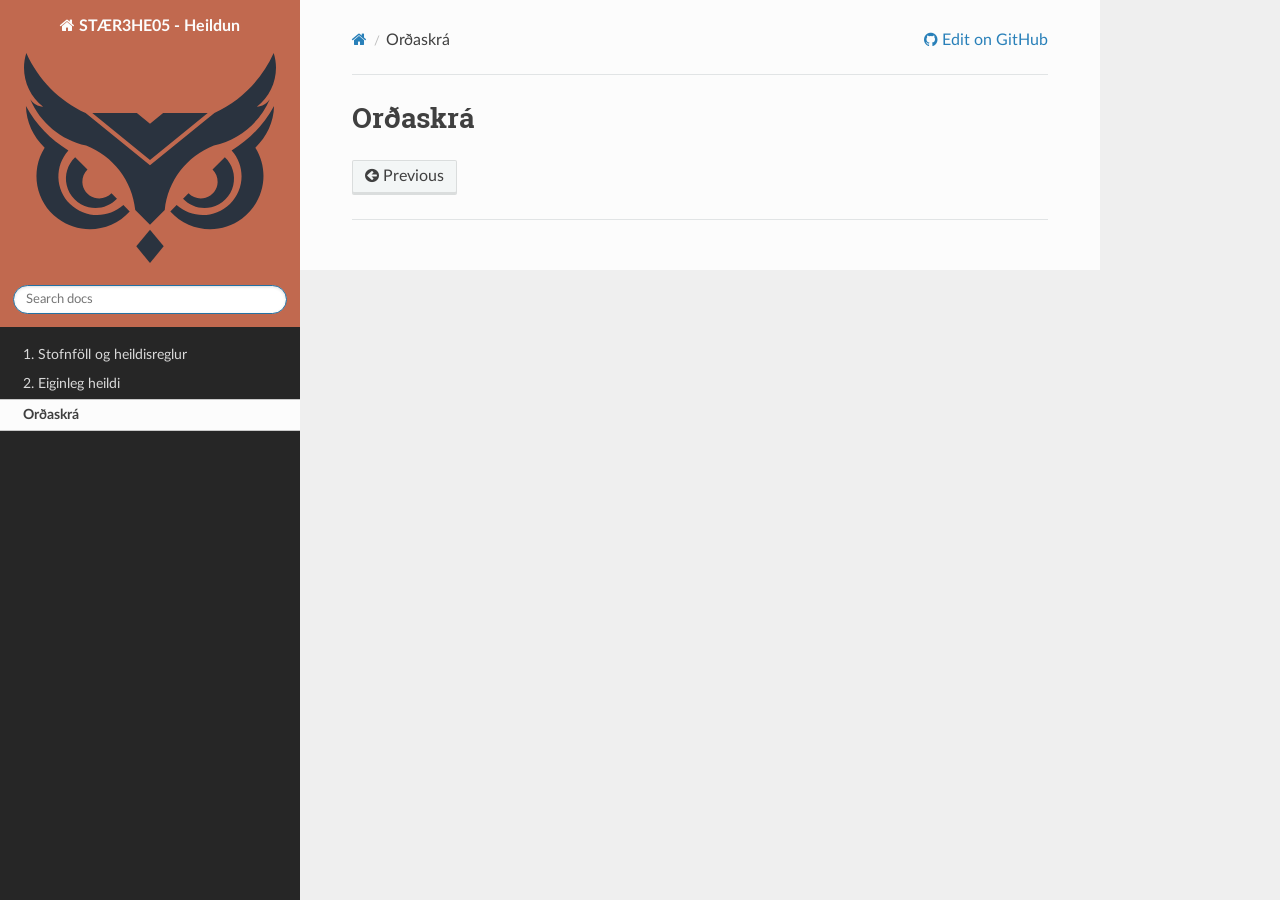
<file: staer3he05/ordaskra/index.html>
<!DOCTYPE html>
<html class="writer-html5" lang="is" data-content_root="../">
<head>
  <meta charset="utf-8" /><meta name="viewport" content="width=device-width, initial-scale=1" />

  <meta name="viewport" content="width=device-width, initial-scale=1.0" />
  <title>Orðaskrá &mdash; STÆR3HE05 - Heildun </title>
      <link rel="stylesheet" type="text/css" href="../_static/pygments.css?v=fa44fd50" />
      <link rel="stylesheet" type="text/css" href="../_static/css/theme.css?v=66b59bf7" />
      <link rel="stylesheet" type="text/css" href="../_static/copybutton.css?v=76b2166b" />
      <link rel="stylesheet" type="text/css" href="../_static/css/eqt.css?v=14aa8dc6" />
      <link rel="stylesheet" type="text/css" href="../_static/css/datacamp-custom.css?v=1b632803" />
      <link rel="stylesheet" type="text/css" href="../_static/css/edbook.css?v=13b926f9" />

  
    <link rel="shortcut icon" href="../_static/namsefni.ico"/>
      <script src="../_static/jquery.js?v=5d32c60e"></script>
      <script src="../_static/_sphinx_javascript_frameworks_compat.js?v=2cd50e6c"></script>
      <script src="../_static/documentation_options.js?v=8b0c2044"></script>
      <script src="../_static/doctools.js?v=9a2dae69"></script>
      <script src="../_static/sphinx_highlight.js?v=dc90522c"></script>
      <script src="../_static/clipboard.min.js?v=a7894cd8"></script>
      <script src="../_static/copybutton.js?v=f281be69"></script>
      <script src="../_static/js/eqt.js?v=555177ae"></script>
      <script src="../_static/translations.js?v=da5fa714"></script>
      <script src="https://cdn.datacamp.com/datacamp-light-latest.min.js"></script>
    <script src="../_static/js/theme.js"></script>

<!-- hoverrole.py css code -->
<style type="text/css">
    a.tooltip {
        outline: none;
        border-bottom: thin dotted;
        background: #ffeedd
    }

    a.tooltip strong {
        line-height: 30px;
    }

    a.tooltip:hover {
        text-decoration: none;
    }

    a.tooltip span {
        z-index: 10;
        display: none;
        padding: 14px 20px;
        margin-top: -30px;
        margin-left: 12px;
        width: 310px;
        line-height: 16px;
    }

    a.tooltip:hover span {
        display: inline;
        position: absolute;
        color: #111;
        border: 1px solid #DCA;
        background: #fffAF0;
    }

    .callout {
        z-index: 20;
        position: absolute;
        top: 30px;
        border: 0;
        left: -12px;
    }

    /*CSS3*/
    a.tooltip span {
        border-radius: 4px;
        box-shadow: 5px 5px 8px #CCC;
    }
</style>
<!-- End hoverrole.py css code -->

<style type="text/css">
    .sagecell .CodeMirror-scroll {
        overflow-y: hidden;
        overflow-x: auto;
    }

    .sagecell .CodeMirror {
        height: auto;
    }

    /* - Begin equation reference style - */
    h6.eqno {
        display: inline-block;
        padding-left: 10px;
    }

    h6 .headerlink {
        display: inline-block !important;
    }

    h6 .headerlink:after {
        visibility: hidden !important;
    }

    h6 .headerlink:hover:after {
        visibility: visible !important;
    }

    .eqno:hover>.headerlink:after {
        visibility: visible !important;
    }

    table>caption>.headerlink {
        visibility: hidden !important;
    }

    table>caption>.headerlink {
        visibility: hidden !important;
    }

    /* - End - */
</style>



    <link rel="index" title="Atriðaskrá" href="../genindex/" />
    <link rel="search" title="Leit" href="../search/" />
    <link rel="prev" title="2. Eiginleg heildi" href="../kafli02/" />



<!--	<script src="https://cdnjs.cloudflare.com/ajax/libs/jquery/2.1.4/jquery.min.js"></script>-->
<script type="text/javascript" src="https://cdn.geogebra.org/apps/deployggb.js"></script>
<script>ggbAppletId = [];</script>


 

</head>

<body class="wy-body-for-nav"> 
  <div class="wy-grid-for-nav">
    <nav data-toggle="wy-nav-shift" class="wy-nav-side">
      <div class="wy-side-scroll">
        <div class="wy-side-nav-search" >

          
          
          <a href="../" class="icon icon-home">
            STÆR3HE05 - Heildun
              <img src="../_static/namsefni.svg" class="logo" alt="Logo"/>
          </a>
<div role="search">
  <form id="rtd-search-form" class="wy-form" action="../search/" method="get">
    <input type="text" name="q" placeholder="Search docs" aria-label="Search docs" />
    <input type="hidden" name="check_keywords" value="yes" />
    <input type="hidden" name="area" value="default" />
  </form>
</div>
        </div><div class="wy-menu wy-menu-vertical" data-spy="affix" role="navigation" aria-label="Navigation menu">
              <ul>
<li class="toctree-l1"><a class="reference internal" href="../kafli01/">1. Stofnföll og heildisreglur</a></li>
<li class="toctree-l1"><a class="reference internal" href="../kafli02/">2. Eiginleg heildi</a></li>
</ul>
<ul class="current">
<li class="toctree-l1 current"><a class="current reference internal" href="#">Orðaskrá</a></li>
</ul>

        </div>
      </div>
    </nav>

    <section data-toggle="wy-nav-shift" class="wy-nav-content-wrap"><nav class="wy-nav-top" aria-label="Mobile navigation menu" >
          <i data-toggle="wy-nav-top" class="fa fa-bars"></i>
          <a href="../">STÆR3HE05 - Heildun</a>
      </nav>

      <div class="wy-nav-content">
        <div class="rst-content">
          <div role="navigation" aria-label="Page navigation">
  <ul class="wy-breadcrumbs">
      <li><a href="../" class="icon icon-home" aria-label="Home"></a></li>
      <li class="breadcrumb-item active">Orðaskrá</li>
      <li class="wy-breadcrumbs-aside">
              <a href="https://github.com/edbook/haskoli-islands/blob/master/projects/staer3he05/ordaskra.rst" class="fa fa-github"> Edit on GitHub</a>
      </li>
  </ul>
  <hr/>
</div>
          <div role="main" class="document" itemscope="itemscope" itemtype="http://schema.org/Article">
           <div itemprop="articleBody">
             
  <section id="oraskra">
<h1>Orðaskrá<a class="headerlink" href="#oraskra" title="Link to this heading"></a></h1>
</section>


           </div>
          </div>
          <footer><div class="rst-footer-buttons" role="navigation" aria-label="Footer">
        <a href="../kafli02/" class="btn btn-neutral float-left" title="2. Eiginleg heildi" accesskey="p" rel="prev"><span class="fa fa-arrow-circle-left" aria-hidden="true"></span> Previous</a>
    </div>

  <hr/>

  <div role="contentinfo">
    <p></p>
  </div>

   

</footer>
        </div>
      </div>
    </section>
  </div>
  <script>
      jQuery(function () {
          SphinxRtdTheme.Navigation.enable(true);
      });
  </script>
<script>
    window.addEventListener("load", function () {
        for (var i in ggbAppletId) {
            ggbAppletId[i].inject(i);
        }
    });
</script>


 

<style>
    /* Sidebar header (and topbar for mobile) */
    .wy-side-nav-search,
    .wy-nav-top {
       /* HI: #10099F, VoN: #EB7125, orginal #01447B */
       background: #C1694F;
    }

    /* Sidebar */
    .wy-nav-side {
      /* orginal #343131, HÍ grár dekkri: #EEEEEE, HÍ svartur: #262626 */
      background: #262626;
    }
</style>


</body>
</html>
</file>
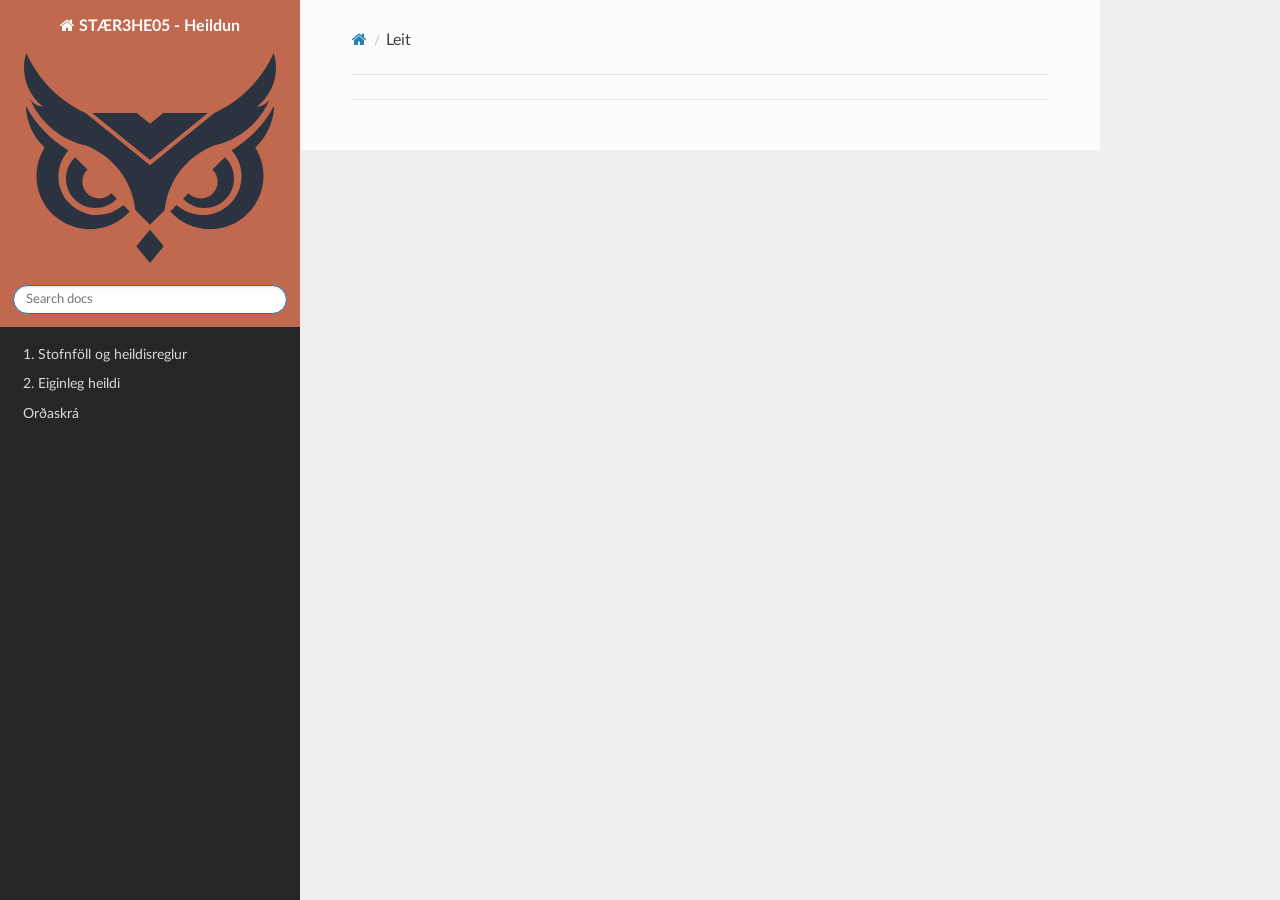
<file: staer3he05/search/index.html>
<!DOCTYPE html>
<html class="writer-html5" lang="is" data-content_root="../">
<head>
  <meta charset="utf-8" />
  <meta name="viewport" content="width=device-width, initial-scale=1.0" />
  <title>Leit &mdash; STÆR3HE05 - Heildun </title>
      <link rel="stylesheet" type="text/css" href="../_static/pygments.css?v=fa44fd50" />
      <link rel="stylesheet" type="text/css" href="../_static/css/theme.css?v=66b59bf7" />
      <link rel="stylesheet" type="text/css" href="../_static/copybutton.css?v=76b2166b" />
      <link rel="stylesheet" type="text/css" href="../_static/css/eqt.css?v=14aa8dc6" />
      <link rel="stylesheet" type="text/css" href="../_static/css/datacamp-custom.css?v=1b632803" />
      <link rel="stylesheet" type="text/css" href="../_static/css/edbook.css?v=13b926f9" />

  
    <link rel="shortcut icon" href="../_static/namsefni.ico"/>
    
      <script src="../_static/jquery.js?v=5d32c60e"></script>
      <script src="../_static/_sphinx_javascript_frameworks_compat.js?v=2cd50e6c"></script>
      <script src="../_static/documentation_options.js?v=8b0c2044"></script>
      <script src="../_static/doctools.js?v=9a2dae69"></script>
      <script src="../_static/sphinx_highlight.js?v=dc90522c"></script>
      <script src="../_static/clipboard.min.js?v=a7894cd8"></script>
      <script src="../_static/copybutton.js?v=f281be69"></script>
      <script src="../_static/js/eqt.js?v=555177ae"></script>
      <script src="../_static/translations.js?v=da5fa714"></script>
      <script src="https://cdn.datacamp.com/datacamp-light-latest.min.js"></script>
    <script src="../_static/js/theme.js"></script>
    <script src="../_static/searchtools.js"></script>
    <script src="../_static/language_data.js"></script>

<!-- hoverrole.py css code -->
<style type="text/css">
    a.tooltip {
        outline: none;
        border-bottom: thin dotted;
        background: #ffeedd
    }

    a.tooltip strong {
        line-height: 30px;
    }

    a.tooltip:hover {
        text-decoration: none;
    }

    a.tooltip span {
        z-index: 10;
        display: none;
        padding: 14px 20px;
        margin-top: -30px;
        margin-left: 12px;
        width: 310px;
        line-height: 16px;
    }

    a.tooltip:hover span {
        display: inline;
        position: absolute;
        color: #111;
        border: 1px solid #DCA;
        background: #fffAF0;
    }

    .callout {
        z-index: 20;
        position: absolute;
        top: 30px;
        border: 0;
        left: -12px;
    }

    /*CSS3*/
    a.tooltip span {
        border-radius: 4px;
        box-shadow: 5px 5px 8px #CCC;
    }
</style>
<!-- End hoverrole.py css code -->

<style type="text/css">
    .sagecell .CodeMirror-scroll {
        overflow-y: hidden;
        overflow-x: auto;
    }

    .sagecell .CodeMirror {
        height: auto;
    }

    /* - Begin equation reference style - */
    h6.eqno {
        display: inline-block;
        padding-left: 10px;
    }

    h6 .headerlink {
        display: inline-block !important;
    }

    h6 .headerlink:after {
        visibility: hidden !important;
    }

    h6 .headerlink:hover:after {
        visibility: visible !important;
    }

    .eqno:hover>.headerlink:after {
        visibility: visible !important;
    }

    table>caption>.headerlink {
        visibility: hidden !important;
    }

    table>caption>.headerlink {
        visibility: hidden !important;
    }

    /* - End - */
</style>



    <link rel="index" title="Atriðaskrá" href="../genindex/" />
    <link rel="search" title="Leit" href="#" />



<!--	<script src="https://cdnjs.cloudflare.com/ajax/libs/jquery/2.1.4/jquery.min.js"></script>-->
<script type="text/javascript" src="https://cdn.geogebra.org/apps/deployggb.js"></script>
<script>ggbAppletId = [];</script>


 

</head>

<body class="wy-body-for-nav"> 
  <div class="wy-grid-for-nav">
    <nav data-toggle="wy-nav-shift" class="wy-nav-side">
      <div class="wy-side-scroll">
        <div class="wy-side-nav-search" >

          
          
          <a href="../" class="icon icon-home">
            STÆR3HE05 - Heildun
              <img src="../_static/namsefni.svg" class="logo" alt="Logo"/>
          </a>
<div role="search">
  <form id="rtd-search-form" class="wy-form" action="#" method="get">
    <input type="text" name="q" placeholder="Search docs" aria-label="Search docs" />
    <input type="hidden" name="check_keywords" value="yes" />
    <input type="hidden" name="area" value="default" />
  </form>
</div>
        </div><div class="wy-menu wy-menu-vertical" data-spy="affix" role="navigation" aria-label="Navigation menu">
              <ul>
<li class="toctree-l1"><a class="reference internal" href="../kafli01/">1. Stofnföll og heildisreglur</a></li>
<li class="toctree-l1"><a class="reference internal" href="../kafli02/">2. Eiginleg heildi</a></li>
</ul>
<ul>
<li class="toctree-l1"><a class="reference internal" href="../ordaskra/">Orðaskrá</a></li>
</ul>

        </div>
      </div>
    </nav>

    <section data-toggle="wy-nav-shift" class="wy-nav-content-wrap"><nav class="wy-nav-top" aria-label="Mobile navigation menu" >
          <i data-toggle="wy-nav-top" class="fa fa-bars"></i>
          <a href="../">STÆR3HE05 - Heildun</a>
      </nav>

      <div class="wy-nav-content">
        <div class="rst-content">
          <div role="navigation" aria-label="Page navigation">
  <ul class="wy-breadcrumbs">
      <li><a href="../" class="icon icon-home" aria-label="Home"></a></li>
      <li class="breadcrumb-item active">Leit</li>
      <li class="wy-breadcrumbs-aside">
      </li>
  </ul>
  <hr/>
</div>
          <div role="main" class="document" itemscope="itemscope" itemtype="http://schema.org/Article">
           <div itemprop="articleBody">
             
  <noscript>
  <div id="fallback" class="admonition warning">
    <p class="last">
      Please activate JavaScript to enable the search functionality.
    </p>
  </div>
  </noscript>

  
  <div id="search-results">
  
  </div>

           </div>
          </div>
          <footer>

  <hr/>

  <div role="contentinfo">
    <p></p>
  </div>

   

</footer>
        </div>
      </div>
    </section>
  </div>
  <script>
      jQuery(function () {
          SphinxRtdTheme.Navigation.enable(true);
      });
  </script>
  <script>
    jQuery(function() { Search.loadIndex("../searchindex.js"); });
  </script>
  
  <script id="searchindexloader"></script>
  
<script>
    window.addEventListener("load", function () {
        for (var i in ggbAppletId) {
            ggbAppletId[i].inject(i);
        }
    });
</script>


 

<style>
    /* Sidebar header (and topbar for mobile) */
    .wy-side-nav-search,
    .wy-nav-top {
       /* HI: #10099F, VoN: #EB7125, orginal #01447B */
       background: #C1694F;
    }

    /* Sidebar */
    .wy-nav-side {
      /* orginal #343131, HÍ grár dekkri: #EEEEEE, HÍ svartur: #262626 */
      background: #262626;
    }
</style>



</body>
</html>
</file>
<file: staer3he05/_static/pygments.css>
pre { line-height: 125%; }
td.linenos .normal { color: inherit; background-color: transparent; padding-left: 5px; padding-right: 5px; }
span.linenos { color: inherit; background-color: transparent; padding-left: 5px; padding-right: 5px; }
td.linenos .special { color: #000000; background-color: #ffffc0; padding-left: 5px; padding-right: 5px; }
span.linenos.special { color: #000000; background-color: #ffffc0; padding-left: 5px; padding-right: 5px; }
.highlight .hll { background-color: #ffffcc }
.highlight { background: #eeffcc; }
.highlight .c { color: #408090; font-style: italic } /* Comment */
.highlight .err { border: 1px solid #FF0000 } /* Error */
.highlight .k { color: #007020; font-weight: bold } /* Keyword */
.highlight .o { color: #666666 } /* Operator */
.highlight .ch { color: #408090; font-style: italic } /* Comment.Hashbang */
.highlight .cm { color: #408090; font-style: italic } /* Comment.Multiline */
.highlight .cp { color: #007020 } /* Comment.Preproc */
.highlight .cpf { color: #408090; font-style: italic } /* Comment.PreprocFile */
.highlight .c1 { color: #408090; font-style: italic } /* Comment.Single */
.highlight .cs { color: #408090; background-color: #fff0f0 } /* Comment.Special */
.highlight .gd { color: #A00000 } /* Generic.Deleted */
.highlight .ge { font-style: italic } /* Generic.Emph */
.highlight .ges { font-weight: bold; font-style: italic } /* Generic.EmphStrong */
.highlight .gr { color: #FF0000 } /* Generic.Error */
.highlight .gh { color: #000080; font-weight: bold } /* Generic.Heading */
.highlight .gi { color: #00A000 } /* Generic.Inserted */
.highlight .go { color: #333333 } /* Generic.Output */
.highlight .gp { color: #c65d09; font-weight: bold } /* Generic.Prompt */
.highlight .gs { font-weight: bold } /* Generic.Strong */
.highlight .gu { color: #800080; font-weight: bold } /* Generic.Subheading */
.highlight .gt { color: #0044DD } /* Generic.Traceback */
.highlight .kc { color: #007020; font-weight: bold } /* Keyword.Constant */
.highlight .kd { color: #007020; font-weight: bold } /* Keyword.Declaration */
.highlight .kn { color: #007020; font-weight: bold } /* Keyword.Namespace */
.highlight .kp { color: #007020 } /* Keyword.Pseudo */
.highlight .kr { color: #007020; font-weight: bold } /* Keyword.Reserved */
.highlight .kt { color: #902000 } /* Keyword.Type */
.highlight .m { color: #208050 } /* Literal.Number */
.highlight .s { color: #4070a0 } /* Literal.String */
.highlight .na { color: #4070a0 } /* Name.Attribute */
.highlight .nb { color: #007020 } /* Name.Builtin */
.highlight .nc { color: #0e84b5; font-weight: bold } /* Name.Class */
.highlight .no { color: #60add5 } /* Name.Constant */
.highlight .nd { color: #555555; font-weight: bold } /* Name.Decorator */
.highlight .ni { color: #d55537; font-weight: bold } /* Name.Entity */
.highlight .ne { color: #007020 } /* Name.Exception */
.highlight .nf { color: #06287e } /* Name.Function */
.highlight .nl { color: #002070; font-weight: bold } /* Name.Label */
.highlight .nn { color: #0e84b5; font-weight: bold } /* Name.Namespace */
.highlight .nt { color: #062873; font-weight: bold } /* Name.Tag */
.highlight .nv { color: #bb60d5 } /* Name.Variable */
.highlight .ow { color: #007020; font-weight: bold } /* Operator.Word */
.highlight .w { color: #bbbbbb } /* Text.Whitespace */
.highlight .mb { color: #208050 } /* Literal.Number.Bin */
.highlight .mf { color: #208050 } /* Literal.Number.Float */
.highlight .mh { color: #208050 } /* Literal.Number.Hex */
.highlight .mi { color: #208050 } /* Literal.Number.Integer */
.highlight .mo { color: #208050 } /* Literal.Number.Oct */
.highlight .sa { color: #4070a0 } /* Literal.String.Affix */
.highlight .sb { color: #4070a0 } /* Literal.String.Backtick */
.highlight .sc { color: #4070a0 } /* Literal.String.Char */
.highlight .dl { color: #4070a0 } /* Literal.String.Delimiter */
.highlight .sd { color: #4070a0; font-style: italic } /* Literal.String.Doc */
.highlight .s2 { color: #4070a0 } /* Literal.String.Double */
.highlight .se { color: #4070a0; font-weight: bold } /* Literal.String.Escape */
.highlight .sh { color: #4070a0 } /* Literal.String.Heredoc */
.highlight .si { color: #70a0d0; font-style: italic } /* Literal.String.Interpol */
.highlight .sx { color: #c65d09 } /* Literal.String.Other */
.highlight .sr { color: #235388 } /* Literal.String.Regex */
.highlight .s1 { color: #4070a0 } /* Literal.String.Single */
.highlight .ss { color: #517918 } /* Literal.String.Symbol */
.highlight .bp { color: #007020 } /* Name.Builtin.Pseudo */
.highlight .fm { color: #06287e } /* Name.Function.Magic */
.highlight .vc { color: #bb60d5 } /* Name.Variable.Class */
.highlight .vg { color: #bb60d5 } /* Name.Variable.Global */
.highlight .vi { color: #bb60d5 } /* Name.Variable.Instance */
.highlight .vm { color: #bb60d5 } /* Name.Variable.Magic */
.highlight .il { color: #208050 } /* Literal.Number.Integer.Long */
</file>
<file: staer3he05/_static/css/theme.css>
html{box-sizing:border-box}*,:after,:before{box-sizing:inherit}article,aside,details,figcaption,figure,footer,header,hgroup,nav,section{display:block}audio,canvas,video{display:inline-block;*display:inline;*zoom:1}[hidden],audio:not([controls]){display:none}*{-webkit-box-sizing:border-box;-moz-box-sizing:border-box;box-sizing:border-box}html{font-size:100%;-webkit-text-size-adjust:100%;-ms-text-size-adjust:100%}body{margin:0}a:active,a:hover{outline:0}abbr[title]{border-bottom:1px dotted}b,strong{font-weight:700}blockquote{margin:0}dfn{font-style:italic}ins{background:#ff9;text-decoration:none}ins,mark{color:#000}mark{background:#ff0;font-style:italic;font-weight:700}.rst-content code,.rst-content tt,code,kbd,pre,samp{font-family:monospace,serif;_font-family:courier new,monospace;font-size:1em}pre{white-space:pre}q{quotes:none}q:after,q:before{content:"";content:none}small{font-size:85%}sub,sup{font-size:75%;line-height:0;position:relative;vertical-align:baseline}sup{top:-.5em}sub{bottom:-.25em}dl,ol,ul{margin:0;padding:0;list-style:none;list-style-image:none}li{list-style:none}dd{margin:0}img{border:0;-ms-interpolation-mode:bicubic;vertical-align:middle;max-width:100%}svg:not(:root){overflow:hidden}figure,form{margin:0}label{cursor:pointer}button,input,select,textarea{font-size:100%;margin:0;vertical-align:baseline;*vertical-align:middle}button,input{line-height:normal}button,input[type=button],input[type=reset],input[type=submit]{cursor:pointer;-webkit-appearance:button;*overflow:visible}button[disabled],input[disabled]{cursor:default}input[type=search]{-webkit-appearance:textfield;-moz-box-sizing:content-box;-webkit-box-sizing:content-box;box-sizing:content-box}textarea{resize:vertical}table{border-collapse:collapse;border-spacing:0}td{vertical-align:top}.chromeframe{margin:.2em 0;background:#ccc;color:#000;padding:.2em 0}.ir{display:block;border:0;text-indent:-999em;overflow:hidden;background-color:transparent;background-repeat:no-repeat;text-align:left;direction:ltr;*line-height:0}.ir br{display:none}.hidden{display:none!important;visibility:hidden}.visuallyhidden{border:0;clip:rect(0 0 0 0);height:1px;margin:-1px;overflow:hidden;padding:0;position:absolute;width:1px}.visuallyhidden.focusable:active,.visuallyhidden.focusable:focus{clip:auto;height:auto;margin:0;overflow:visible;position:static;width:auto}.invisible{visibility:hidden}.relative{position:relative}big,small{font-size:100%}@media print{body,html,section{background:none!important}*{box-shadow:none!important;text-shadow:none!important;filter:none!important;-ms-filter:none!important}a,a:visited{text-decoration:underline}.ir a:after,a[href^="#"]:after,a[href^="javascript:"]:after{content:""}blockquote,pre{page-break-inside:avoid}thead{display:table-header-group}img,tr{page-break-inside:avoid}img{max-width:100%!important}@page{margin:.5cm}.rst-content .toctree-wrapper>p.caption,h2,h3,p{orphans:3;widows:3}.rst-content .toctree-wrapper>p.caption,h2,h3{page-break-after:avoid}}.btn,.fa:before,.icon:before,.rst-content .admonition,.rst-content .admonition-title:before,.rst-content .admonition-todo,.rst-content .attention,.rst-content .caution,.rst-content .code-block-caption .headerlink:before,.rst-content .danger,.rst-content .eqno .headerlink:before,.rst-content .error,.rst-content .hint,.rst-content .important,.rst-content .note,.rst-content .seealso,.rst-content .tip,.rst-content .warning,.rst-content code.download span:first-child:before,.rst-content dl dt .headerlink:before,.rst-content h1 .headerlink:before,.rst-content h2 .headerlink:before,.rst-content h3 .headerlink:before,.rst-content h4 .headerlink:before,.rst-content h5 .headerlink:before,.rst-content h6 .headerlink:before,.rst-content p.caption .headerlink:before,.rst-content p .headerlink:before,.rst-content table>caption .headerlink:before,.rst-content tt.download span:first-child:before,.wy-alert,.wy-dropdown .caret:before,.wy-inline-validate.wy-inline-validate-danger .wy-input-context:before,.wy-inline-validate.wy-inline-validate-info .wy-input-context:before,.wy-inline-validate.wy-inline-validate-success .wy-input-context:before,.wy-inline-validate.wy-inline-validate-warning .wy-input-context:before,.wy-menu-vertical li.current>a button.toctree-expand:before,.wy-menu-vertical li.on a button.toctree-expand:before,.wy-menu-vertical li button.toctree-expand:before,input[type=color],input[type=date],input[type=datetime-local],input[type=datetime],input[type=email],input[type=month],input[type=number],input[type=password],input[type=search],input[type=tel],input[type=text],input[type=time],input[type=url],input[type=week],select,textarea{-webkit-font-smoothing:antialiased}.clearfix{*zoom:1}.clearfix:after,.clearfix:before{display:table;content:""}.clearfix:after{clear:both}/*!
 *  Font Awesome 4.7.0 by @davegandy - http://fontawesome.io - @fontawesome
 *  License - http://fontawesome.io/license (Font: SIL OFL 1.1, CSS: MIT License)
 */@font-face{font-family:FontAwesome;src:url(fonts/fontawesome-webfont.eot?674f50d287a8c48dc19ba404d20fe713);src:url(fonts/fontawesome-webfont.eot?674f50d287a8c48dc19ba404d20fe713?#iefix&v=4.7.0) format("embedded-opentype"),url(fonts/fontawesome-webfont.woff2?af7ae505a9eed503f8b8e6982036873e) format("woff2"),url(fonts/fontawesome-webfont.woff?fee66e712a8a08eef5805a46892932ad) format("woff"),url(fonts/fontawesome-webfont.ttf?b06871f281fee6b241d60582ae9369b9) format("truetype"),url(fonts/fontawesome-webfont.svg?912ec66d7572ff821749319396470bde#fontawesomeregular) format("svg");font-weight:400;font-style:normal}.fa,.icon,.rst-content .admonition-title,.rst-content .code-block-caption .headerlink,.rst-content .eqno .headerlink,.rst-content code.download span:first-child,.rst-content dl dt .headerlink,.rst-content h1 .headerlink,.rst-content h2 .headerlink,.rst-content h3 .headerlink,.rst-content h4 .headerlink,.rst-content h5 .headerlink,.rst-content h6 .headerlink,.rst-content p.caption .headerlink,.rst-content p .headerlink,.rst-content table>caption .headerlink,.rst-content tt.download span:first-child,.wy-menu-vertical li.current>a button.toctree-expand,.wy-menu-vertical li.on a button.toctree-expand,.wy-menu-vertical li button.toctree-expand{display:inline-block;font:normal normal normal 14px/1 FontAwesome;font-size:inherit;text-rendering:auto;-webkit-font-smoothing:antialiased;-moz-osx-font-smoothing:grayscale}.fa-lg{font-size:1.33333em;line-height:.75em;vertical-align:-15%}.fa-2x{font-size:2em}.fa-3x{font-size:3em}.fa-4x{font-size:4em}.fa-5x{font-size:5em}.fa-fw{width:1.28571em;text-align:center}.fa-ul{padding-left:0;margin-left:2.14286em;list-style-type:none}.fa-ul>li{position:relative}.fa-li{position:absolute;left:-2.14286em;width:2.14286em;top:.14286em;text-align:center}.fa-li.fa-lg{left:-1.85714em}.fa-border{padding:.2em .25em .15em;border:.08em solid #eee;border-radius:.1em}.fa-pull-left{float:left}.fa-pull-right{float:right}.fa-pull-left.icon,.fa.fa-pull-left,.rst-content .code-block-caption .fa-pull-left.headerlink,.rst-content .eqno .fa-pull-left.headerlink,.rst-content .fa-pull-left.admonition-title,.rst-content code.download span.fa-pull-left:first-child,.rst-content dl dt .fa-pull-left.headerlink,.rst-content h1 .fa-pull-left.headerlink,.rst-content h2 .fa-pull-left.headerlink,.rst-content h3 .fa-pull-left.headerlink,.rst-content h4 .fa-pull-left.headerlink,.rst-content h5 .fa-pull-left.headerlink,.rst-content h6 .fa-pull-left.headerlink,.rst-content p .fa-pull-left.headerlink,.rst-content table>caption .fa-pull-left.headerlink,.rst-content tt.download span.fa-pull-left:first-child,.wy-menu-vertical li.current>a button.fa-pull-left.toctree-expand,.wy-menu-vertical li.on a button.fa-pull-left.toctree-expand,.wy-menu-vertical li button.fa-pull-left.toctree-expand{margin-right:.3em}.fa-pull-right.icon,.fa.fa-pull-right,.rst-content .code-block-caption .fa-pull-right.headerlink,.rst-content .eqno .fa-pull-right.headerlink,.rst-content .fa-pull-right.admonition-title,.rst-content code.download span.fa-pull-right:first-child,.rst-content dl dt .fa-pull-right.headerlink,.rst-content h1 .fa-pull-right.headerlink,.rst-content h2 .fa-pull-right.headerlink,.rst-content h3 .fa-pull-right.headerlink,.rst-content h4 .fa-pull-right.headerlink,.rst-content h5 .fa-pull-right.headerlink,.rst-content h6 .fa-pull-right.headerlink,.rst-content p .fa-pull-right.headerlink,.rst-content table>caption .fa-pull-right.headerlink,.rst-content tt.download span.fa-pull-right:first-child,.wy-menu-vertical li.current>a button.fa-pull-right.toctree-expand,.wy-menu-vertical li.on a button.fa-pull-right.toctree-expand,.wy-menu-vertical li button.fa-pull-right.toctree-expand{margin-left:.3em}.pull-right{float:right}.pull-left{float:left}.fa.pull-left,.pull-left.icon,.rst-content .code-block-caption .pull-left.headerlink,.rst-content .eqno .pull-left.headerlink,.rst-content .pull-left.admonition-title,.rst-content code.download span.pull-left:first-child,.rst-content dl dt .pull-left.headerlink,.rst-content h1 .pull-left.headerlink,.rst-content h2 .pull-left.headerlink,.rst-content h3 .pull-left.headerlink,.rst-content h4 .pull-left.headerlink,.rst-content h5 .pull-left.headerlink,.rst-content h6 .pull-left.headerlink,.rst-content p .pull-left.headerlink,.rst-content table>caption .pull-left.headerlink,.rst-content tt.download span.pull-left:first-child,.wy-menu-vertical li.current>a button.pull-left.toctree-expand,.wy-menu-vertical li.on a button.pull-left.toctree-expand,.wy-menu-vertical li button.pull-left.toctree-expand{margin-right:.3em}.fa.pull-right,.pull-right.icon,.rst-content .code-block-caption .pull-right.headerlink,.rst-content .eqno .pull-right.headerlink,.rst-content .pull-right.admonition-title,.rst-content code.download span.pull-right:first-child,.rst-content dl dt .pull-right.headerlink,.rst-content h1 .pull-right.headerlink,.rst-content h2 .pull-right.headerlink,.rst-content h3 .pull-right.headerlink,.rst-content h4 .pull-right.headerlink,.rst-content h5 .pull-right.headerlink,.rst-content h6 .pull-right.headerlink,.rst-content p .pull-right.headerlink,.rst-content table>caption .pull-right.headerlink,.rst-content tt.download span.pull-right:first-child,.wy-menu-vertical li.current>a button.pull-right.toctree-expand,.wy-menu-vertical li.on a button.pull-right.toctree-expand,.wy-menu-vertical li button.pull-right.toctree-expand{margin-left:.3em}.fa-spin{-webkit-animation:fa-spin 2s linear infinite;animation:fa-spin 2s linear infinite}.fa-pulse{-webkit-animation:fa-spin 1s steps(8) infinite;animation:fa-spin 1s steps(8) infinite}@-webkit-keyframes fa-spin{0%{-webkit-transform:rotate(0deg);transform:rotate(0deg)}to{-webkit-transform:rotate(359deg);transform:rotate(359deg)}}@keyframes fa-spin{0%{-webkit-transform:rotate(0deg);transform:rotate(0deg)}to{-webkit-transform:rotate(359deg);transform:rotate(359deg)}}.fa-rotate-90{-ms-filter:"progid:DXImageTransform.Microsoft.BasicImage(rotation=1)";-webkit-transform:rotate(90deg);-ms-transform:rotate(90deg);transform:rotate(90deg)}.fa-rotate-180{-ms-filter:"progid:DXImageTransform.Microsoft.BasicImage(rotation=2)";-webkit-transform:rotate(180deg);-ms-transform:rotate(180deg);transform:rotate(180deg)}.fa-rotate-270{-ms-filter:"progid:DXImageTransform.Microsoft.BasicImage(rotation=3)";-webkit-transform:rotate(270deg);-ms-transform:rotate(270deg);transform:rotate(270deg)}.fa-flip-horizontal{-ms-filter:"progid:DXImageTransform.Microsoft.BasicImage(rotation=0, mirror=1)";-webkit-transform:scaleX(-1);-ms-transform:scaleX(-1);transform:scaleX(-1)}.fa-flip-vertical{-ms-filter:"progid:DXImageTransform.Microsoft.BasicImage(rotation=2, mirror=1)";-webkit-transform:scaleY(-1);-ms-transform:scaleY(-1);transform:scaleY(-1)}:root .fa-flip-horizontal,:root .fa-flip-vertical,:root .fa-rotate-90,:root .fa-rotate-180,:root .fa-rotate-270{filter:none}.fa-stack{position:relative;display:inline-block;width:2em;height:2em;line-height:2em;vertical-align:middle}.fa-stack-1x,.fa-stack-2x{position:absolute;left:0;width:100%;text-align:center}.fa-stack-1x{line-height:inherit}.fa-stack-2x{font-size:2em}.fa-inverse{color:#fff}.fa-glass:before{content:""}.fa-music:before{content:""}.fa-search:before,.icon-search:before{content:""}.fa-envelope-o:before{content:""}.fa-heart:before{content:""}.fa-star:before{content:""}.fa-star-o:before{content:""}.fa-user:before{content:""}.fa-film:before{content:""}.fa-th-large:before{content:""}.fa-th:before{content:""}.fa-th-list:before{content:""}.fa-check:before{content:""}.fa-close:before,.fa-remove:before,.fa-times:before{content:""}.fa-search-plus:before{content:""}.fa-search-minus:before{content:""}.fa-power-off:before{content:""}.fa-signal:before{content:""}.fa-cog:before,.fa-gear:before{content:""}.fa-trash-o:before{content:""}.fa-home:before,.icon-home:before{content:""}.fa-file-o:before{content:""}.fa-clock-o:before{content:""}.fa-road:before{content:""}.fa-download:before,.rst-content code.download span:first-child:before,.rst-content tt.download span:first-child:before{content:""}.fa-arrow-circle-o-down:before{content:""}.fa-arrow-circle-o-up:before{content:""}.fa-inbox:before{content:""}.fa-play-circle-o:before{content:""}.fa-repeat:before,.fa-rotate-right:before{content:""}.fa-refresh:before{content:""}.fa-list-alt:before{content:""}.fa-lock:before{content:""}.fa-flag:before{content:""}.fa-headphones:before{content:""}.fa-volume-off:before{content:""}.fa-volume-down:before{content:""}.fa-volume-up:before{content:""}.fa-qrcode:before{content:""}.fa-barcode:before{content:""}.fa-tag:before{content:""}.fa-tags:before{content:""}.fa-book:before,.icon-book:before{content:""}.fa-bookmark:before{content:""}.fa-print:before{content:""}.fa-camera:before{content:""}.fa-font:before{content:""}.fa-bold:before{content:""}.fa-italic:before{content:""}.fa-text-height:before{content:""}.fa-text-width:before{content:""}.fa-align-left:before{content:""}.fa-align-center:before{content:""}.fa-align-right:before{content:""}.fa-align-justify:before{content:""}.fa-list:before{content:""}.fa-dedent:before,.fa-outdent:before{content:""}.fa-indent:before{content:""}.fa-video-camera:before{content:""}.fa-image:before,.fa-photo:before,.fa-picture-o:before{content:""}.fa-pencil:before{content:""}.fa-map-marker:before{content:""}.fa-adjust:before{content:""}.fa-tint:before{content:""}.fa-edit:before,.fa-pencil-square-o:before{content:""}.fa-share-square-o:before{content:""}.fa-check-square-o:before{content:""}.fa-arrows:before{content:""}.fa-step-backward:before{content:""}.fa-fast-backward:before{content:""}.fa-backward:before{content:""}.fa-play:before{content:""}.fa-pause:before{content:""}.fa-stop:before{content:""}.fa-forward:before{content:""}.fa-fast-forward:before{content:""}.fa-step-forward:before{content:""}.fa-eject:before{content:""}.fa-chevron-left:before{content:""}.fa-chevron-right:before{content:""}.fa-plus-circle:before{content:""}.fa-minus-circle:before{content:""}.fa-times-circle:before,.wy-inline-validate.wy-inline-validate-danger .wy-input-context:before{content:""}.fa-check-circle:before,.wy-inline-validate.wy-inline-validate-success .wy-input-context:before{content:""}.fa-question-circle:before{content:""}.fa-info-circle:before{content:""}.fa-crosshairs:before{content:""}.fa-times-circle-o:before{content:""}.fa-check-circle-o:before{content:""}.fa-ban:before{content:""}.fa-arrow-left:before{content:""}.fa-arrow-right:before{content:""}.fa-arrow-up:before{content:""}.fa-arrow-down:before{content:""}.fa-mail-forward:before,.fa-share:before{content:""}.fa-expand:before{content:""}.fa-compress:before{content:""}.fa-plus:before{content:""}.fa-minus:before{content:""}.fa-asterisk:before{content:""}.fa-exclamation-circle:before,.rst-content .admonition-title:before,.wy-inline-validate.wy-inline-validate-info .wy-input-context:before,.wy-inline-validate.wy-inline-validate-warning .wy-input-context:before{content:""}.fa-gift:before{content:""}.fa-leaf:before{content:""}.fa-fire:before,.icon-fire:before{content:""}.fa-eye:before{content:""}.fa-eye-slash:before{content:""}.fa-exclamation-triangle:before,.fa-warning:before{content:""}.fa-plane:before{content:""}.fa-calendar:before{content:""}.fa-random:before{content:""}.fa-comment:before{content:""}.fa-magnet:before{content:""}.fa-chevron-up:before{content:""}.fa-chevron-down:before{content:""}.fa-retweet:before{content:""}.fa-shopping-cart:before{content:""}.fa-folder:before{content:""}.fa-folder-open:before{content:""}.fa-arrows-v:before{content:""}.fa-arrows-h:before{content:""}.fa-bar-chart-o:before,.fa-bar-chart:before{content:""}.fa-twitter-square:before{content:""}.fa-facebook-square:before{content:""}.fa-camera-retro:before{content:""}.fa-key:before{content:""}.fa-cogs:before,.fa-gears:before{content:""}.fa-comments:before{content:""}.fa-thumbs-o-up:before{content:""}.fa-thumbs-o-down:before{content:""}.fa-star-half:before{content:""}.fa-heart-o:before{content:""}.fa-sign-out:before{content:""}.fa-linkedin-square:before{content:""}.fa-thumb-tack:before{content:""}.fa-external-link:before{content:""}.fa-sign-in:before{content:""}.fa-trophy:before{content:""}.fa-github-square:before{content:""}.fa-upload:before{content:""}.fa-lemon-o:before{content:""}.fa-phone:before{content:""}.fa-square-o:before{content:""}.fa-bookmark-o:before{content:""}.fa-phone-square:before{content:""}.fa-twitter:before{content:""}.fa-facebook-f:before,.fa-facebook:before{content:""}.fa-github:before,.icon-github:before{content:""}.fa-unlock:before{content:""}.fa-credit-card:before{content:""}.fa-feed:before,.fa-rss:before{content:""}.fa-hdd-o:before{content:""}.fa-bullhorn:before{content:""}.fa-bell:before{content:""}.fa-certificate:before{content:""}.fa-hand-o-right:before{content:""}.fa-hand-o-left:before{content:""}.fa-hand-o-up:before{content:""}.fa-hand-o-down:before{content:""}.fa-arrow-circle-left:before,.icon-circle-arrow-left:before{content:""}.fa-arrow-circle-right:before,.icon-circle-arrow-right:before{content:""}.fa-arrow-circle-up:before{content:""}.fa-arrow-circle-down:before{content:""}.fa-globe:before{content:""}.fa-wrench:before{content:""}.fa-tasks:before{content:""}.fa-filter:before{content:""}.fa-briefcase:before{content:""}.fa-arrows-alt:before{content:""}.fa-group:before,.fa-users:before{content:""}.fa-chain:before,.fa-link:before,.icon-link:before{content:""}.fa-cloud:before{content:""}.fa-flask:before{content:""}.fa-cut:before,.fa-scissors:before{content:""}.fa-copy:before,.fa-files-o:before{content:""}.fa-paperclip:before{content:""}.fa-floppy-o:before,.fa-save:before{content:""}.fa-square:before{content:""}.fa-bars:before,.fa-navicon:before,.fa-reorder:before{content:""}.fa-list-ul:before{content:""}.fa-list-ol:before{content:""}.fa-strikethrough:before{content:""}.fa-underline:before{content:""}.fa-table:before{content:""}.fa-magic:before{content:""}.fa-truck:before{content:""}.fa-pinterest:before{content:""}.fa-pinterest-square:before{content:""}.fa-google-plus-square:before{content:""}.fa-google-plus:before{content:""}.fa-money:before{content:""}.fa-caret-down:before,.icon-caret-down:before,.wy-dropdown .caret:before{content:""}.fa-caret-up:before{content:""}.fa-caret-left:before{content:""}.fa-caret-right:before{content:""}.fa-columns:before{content:""}.fa-sort:before,.fa-unsorted:before{content:""}.fa-sort-desc:before,.fa-sort-down:before{content:""}.fa-sort-asc:before,.fa-sort-up:before{content:""}.fa-envelope:before{content:""}.fa-linkedin:before{content:""}.fa-rotate-left:before,.fa-undo:before{content:""}.fa-gavel:before,.fa-legal:before{content:""}.fa-dashboard:before,.fa-tachometer:before{content:""}.fa-comment-o:before{content:""}.fa-comments-o:before{content:""}.fa-bolt:before,.fa-flash:before{content:""}.fa-sitemap:before{content:""}.fa-umbrella:before{content:""}.fa-clipboard:before,.fa-paste:before{content:""}.fa-lightbulb-o:before{content:""}.fa-exchange:before{content:""}.fa-cloud-download:before{content:""}.fa-cloud-upload:before{content:""}.fa-user-md:before{content:""}.fa-stethoscope:before{content:""}.fa-suitcase:before{content:""}.fa-bell-o:before{content:""}.fa-coffee:before{content:""}.fa-cutlery:before{content:""}.fa-file-text-o:before{content:""}.fa-building-o:before{content:""}.fa-hospital-o:before{content:""}.fa-ambulance:before{content:""}.fa-medkit:before{content:""}.fa-fighter-jet:before{content:""}.fa-beer:before{content:""}.fa-h-square:before{content:""}.fa-plus-square:before{content:""}.fa-angle-double-left:before{content:""}.fa-angle-double-right:before{content:""}.fa-angle-double-up:before{content:""}.fa-angle-double-down:before{content:""}.fa-angle-left:before{content:""}.fa-angle-right:before{content:""}.fa-angle-up:before{content:""}.fa-angle-down:before{content:""}.fa-desktop:before{content:""}.fa-laptop:before{content:""}.fa-tablet:before{content:""}.fa-mobile-phone:before,.fa-mobile:before{content:""}.fa-circle-o:before{content:""}.fa-quote-left:before{content:""}.fa-quote-right:before{content:""}.fa-spinner:before{content:""}.fa-circle:before{content:""}.fa-mail-reply:before,.fa-reply:before{content:""}.fa-github-alt:before{content:""}.fa-folder-o:before{content:""}.fa-folder-open-o:before{content:""}.fa-smile-o:before{content:""}.fa-frown-o:before{content:""}.fa-meh-o:before{content:""}.fa-gamepad:before{content:""}.fa-keyboard-o:before{content:""}.fa-flag-o:before{content:""}.fa-flag-checkered:before{content:""}.fa-terminal:before{content:""}.fa-code:before{content:""}.fa-mail-reply-all:before,.fa-reply-all:before{content:""}.fa-star-half-empty:before,.fa-star-half-full:before,.fa-star-half-o:before{content:""}.fa-location-arrow:before{content:""}.fa-crop:before{content:""}.fa-code-fork:before{content:""}.fa-chain-broken:before,.fa-unlink:before{content:""}.fa-question:before{content:""}.fa-info:before{content:""}.fa-exclamation:before{content:""}.fa-superscript:before{content:""}.fa-subscript:before{content:""}.fa-eraser:before{content:""}.fa-puzzle-piece:before{content:""}.fa-microphone:before{content:""}.fa-microphone-slash:before{content:""}.fa-shield:before{content:""}.fa-calendar-o:before{content:""}.fa-fire-extinguisher:before{content:""}.fa-rocket:before{content:""}.fa-maxcdn:before{content:""}.fa-chevron-circle-left:before{content:""}.fa-chevron-circle-right:before{content:""}.fa-chevron-circle-up:before{content:""}.fa-chevron-circle-down:before{content:""}.fa-html5:before{content:""}.fa-css3:before{content:""}.fa-anchor:before{content:""}.fa-unlock-alt:before{content:""}.fa-bullseye:before{content:""}.fa-ellipsis-h:before{content:""}.fa-ellipsis-v:before{content:""}.fa-rss-square:before{content:""}.fa-play-circle:before{content:""}.fa-ticket:before{content:""}.fa-minus-square:before{content:""}.fa-minus-square-o:before,.wy-menu-vertical li.current>a button.toctree-expand:before,.wy-menu-vertical li.on a button.toctree-expand:before{content:""}.fa-level-up:before{content:""}.fa-level-down:before{content:""}.fa-check-square:before{content:""}.fa-pencil-square:before{content:""}.fa-external-link-square:before{content:""}.fa-share-square:before{content:""}.fa-compass:before{content:""}.fa-caret-square-o-down:before,.fa-toggle-down:before{content:""}.fa-caret-square-o-up:before,.fa-toggle-up:before{content:""}.fa-caret-square-o-right:before,.fa-toggle-right:before{content:""}.fa-eur:before,.fa-euro:before{content:""}.fa-gbp:before{content:""}.fa-dollar:before,.fa-usd:before{content:""}.fa-inr:before,.fa-rupee:before{content:""}.fa-cny:before,.fa-jpy:before,.fa-rmb:before,.fa-yen:before{content:""}.fa-rouble:before,.fa-rub:before,.fa-ruble:before{content:""}.fa-krw:before,.fa-won:before{content:""}.fa-bitcoin:before,.fa-btc:before{content:""}.fa-file:before{content:""}.fa-file-text:before{content:""}.fa-sort-alpha-asc:before{content:""}.fa-sort-alpha-desc:before{content:""}.fa-sort-amount-asc:before{content:""}.fa-sort-amount-desc:before{content:""}.fa-sort-numeric-asc:before{content:""}.fa-sort-numeric-desc:before{content:""}.fa-thumbs-up:before{content:""}.fa-thumbs-down:before{content:""}.fa-youtube-square:before{content:""}.fa-youtube:before{content:""}.fa-xing:before{content:""}.fa-xing-square:before{content:""}.fa-youtube-play:before{content:""}.fa-dropbox:before{content:""}.fa-stack-overflow:before{content:""}.fa-instagram:before{content:""}.fa-flickr:before{content:""}.fa-adn:before{content:""}.fa-bitbucket:before,.icon-bitbucket:before{content:""}.fa-bitbucket-square:before{content:""}.fa-tumblr:before{content:""}.fa-tumblr-square:before{content:""}.fa-long-arrow-down:before{content:""}.fa-long-arrow-up:before{content:""}.fa-long-arrow-left:before{content:""}.fa-long-arrow-right:before{content:""}.fa-apple:before{content:""}.fa-windows:before{content:""}.fa-android:before{content:""}.fa-linux:before{content:""}.fa-dribbble:before{content:""}.fa-skype:before{content:""}.fa-foursquare:before{content:""}.fa-trello:before{content:""}.fa-female:before{content:""}.fa-male:before{content:""}.fa-gittip:before,.fa-gratipay:before{content:""}.fa-sun-o:before{content:""}.fa-moon-o:before{content:""}.fa-archive:before{content:""}.fa-bug:before{content:""}.fa-vk:before{content:""}.fa-weibo:before{content:""}.fa-renren:before{content:""}.fa-pagelines:before{content:""}.fa-stack-exchange:before{content:""}.fa-arrow-circle-o-right:before{content:""}.fa-arrow-circle-o-left:before{content:""}.fa-caret-square-o-left:before,.fa-toggle-left:before{content:""}.fa-dot-circle-o:before{content:""}.fa-wheelchair:before{content:""}.fa-vimeo-square:before{content:""}.fa-try:before,.fa-turkish-lira:before{content:""}.fa-plus-square-o:before,.wy-menu-vertical li button.toctree-expand:before{content:""}.fa-space-shuttle:before{content:""}.fa-slack:before{content:""}.fa-envelope-square:before{content:""}.fa-wordpress:before{content:""}.fa-openid:before{content:""}.fa-bank:before,.fa-institution:before,.fa-university:before{content:""}.fa-graduation-cap:before,.fa-mortar-board:before{content:""}.fa-yahoo:before{content:""}.fa-google:before{content:""}.fa-reddit:before{content:""}.fa-reddit-square:before{content:""}.fa-stumbleupon-circle:before{content:""}.fa-stumbleupon:before{content:""}.fa-delicious:before{content:""}.fa-digg:before{content:""}.fa-pied-piper-pp:before{content:""}.fa-pied-piper-alt:before{content:""}.fa-drupal:before{content:""}.fa-joomla:before{content:""}.fa-language:before{content:""}.fa-fax:before{content:""}.fa-building:before{content:""}.fa-child:before{content:""}.fa-paw:before{content:""}.fa-spoon:before{content:""}.fa-cube:before{content:""}.fa-cubes:before{content:""}.fa-behance:before{content:""}.fa-behance-square:before{content:""}.fa-steam:before{content:""}.fa-steam-square:before{content:""}.fa-recycle:before{content:""}.fa-automobile:before,.fa-car:before{content:""}.fa-cab:before,.fa-taxi:before{content:""}.fa-tree:before{content:""}.fa-spotify:before{content:""}.fa-deviantart:before{content:""}.fa-soundcloud:before{content:""}.fa-database:before{content:""}.fa-file-pdf-o:before{content:""}.fa-file-word-o:before{content:""}.fa-file-excel-o:before{content:""}.fa-file-powerpoint-o:before{content:""}.fa-file-image-o:before,.fa-file-photo-o:before,.fa-file-picture-o:before{content:""}.fa-file-archive-o:before,.fa-file-zip-o:before{content:""}.fa-file-audio-o:before,.fa-file-sound-o:before{content:""}.fa-file-movie-o:before,.fa-file-video-o:before{content:""}.fa-file-code-o:before{content:""}.fa-vine:before{content:""}.fa-codepen:before{content:""}.fa-jsfiddle:before{content:""}.fa-life-bouy:before,.fa-life-buoy:before,.fa-life-ring:before,.fa-life-saver:before,.fa-support:before{content:""}.fa-circle-o-notch:before{content:""}.fa-ra:before,.fa-rebel:before,.fa-resistance:before{content:""}.fa-empire:before,.fa-ge:before{content:""}.fa-git-square:before{content:""}.fa-git:before{content:""}.fa-hacker-news:before,.fa-y-combinator-square:before,.fa-yc-square:before{content:""}.fa-tencent-weibo:before{content:""}.fa-qq:before{content:""}.fa-wechat:before,.fa-weixin:before{content:""}.fa-paper-plane:before,.fa-send:before{content:""}.fa-paper-plane-o:before,.fa-send-o:before{content:""}.fa-history:before{content:""}.fa-circle-thin:before{content:""}.fa-header:before{content:""}.fa-paragraph:before{content:""}.fa-sliders:before{content:""}.fa-share-alt:before{content:""}.fa-share-alt-square:before{content:""}.fa-bomb:before{content:""}.fa-futbol-o:before,.fa-soccer-ball-o:before{content:""}.fa-tty:before{content:""}.fa-binoculars:before{content:""}.fa-plug:before{content:""}.fa-slideshare:before{content:""}.fa-twitch:before{content:""}.fa-yelp:before{content:""}.fa-newspaper-o:before{content:""}.fa-wifi:before{content:""}.fa-calculator:before{content:""}.fa-paypal:before{content:""}.fa-google-wallet:before{content:""}.fa-cc-visa:before{content:""}.fa-cc-mastercard:before{content:""}.fa-cc-discover:before{content:""}.fa-cc-amex:before{content:""}.fa-cc-paypal:before{content:""}.fa-cc-stripe:before{content:""}.fa-bell-slash:before{content:""}.fa-bell-slash-o:before{content:""}.fa-trash:before{content:""}.fa-copyright:before{content:""}.fa-at:before{content:""}.fa-eyedropper:before{content:""}.fa-paint-brush:before{content:""}.fa-birthday-cake:before{content:""}.fa-area-chart:before{content:""}.fa-pie-chart:before{content:""}.fa-line-chart:before{content:""}.fa-lastfm:before{content:""}.fa-lastfm-square:before{content:""}.fa-toggle-off:before{content:""}.fa-toggle-on:before{content:""}.fa-bicycle:before{content:""}.fa-bus:before{content:""}.fa-ioxhost:before{content:""}.fa-angellist:before{content:""}.fa-cc:before{content:""}.fa-ils:before,.fa-shekel:before,.fa-sheqel:before{content:""}.fa-meanpath:before{content:""}.fa-buysellads:before{content:""}.fa-connectdevelop:before{content:""}.fa-dashcube:before{content:""}.fa-forumbee:before{content:""}.fa-leanpub:before{content:""}.fa-sellsy:before{content:""}.fa-shirtsinbulk:before{content:""}.fa-simplybuilt:before{content:""}.fa-skyatlas:before{content:""}.fa-cart-plus:before{content:""}.fa-cart-arrow-down:before{content:""}.fa-diamond:before{content:""}.fa-ship:before{content:""}.fa-user-secret:before{content:""}.fa-motorcycle:before{content:""}.fa-street-view:before{content:""}.fa-heartbeat:before{content:""}.fa-venus:before{content:""}.fa-mars:before{content:""}.fa-mercury:before{content:""}.fa-intersex:before,.fa-transgender:before{content:""}.fa-transgender-alt:before{content:""}.fa-venus-double:before{content:""}.fa-mars-double:before{content:""}.fa-venus-mars:before{content:""}.fa-mars-stroke:before{content:""}.fa-mars-stroke-v:before{content:""}.fa-mars-stroke-h:before{content:""}.fa-neuter:before{content:""}.fa-genderless:before{content:""}.fa-facebook-official:before{content:""}.fa-pinterest-p:before{content:""}.fa-whatsapp:before{content:""}.fa-server:before{content:""}.fa-user-plus:before{content:""}.fa-user-times:before{content:""}.fa-bed:before,.fa-hotel:before{content:""}.fa-viacoin:before{content:""}.fa-train:before{content:""}.fa-subway:before{content:""}.fa-medium:before{content:""}.fa-y-combinator:before,.fa-yc:before{content:""}.fa-optin-monster:before{content:""}.fa-opencart:before{content:""}.fa-expeditedssl:before{content:""}.fa-battery-4:before,.fa-battery-full:before,.fa-battery:before{content:""}.fa-battery-3:before,.fa-battery-three-quarters:before{content:""}.fa-battery-2:before,.fa-battery-half:before{content:""}.fa-battery-1:before,.fa-battery-quarter:before{content:""}.fa-battery-0:before,.fa-battery-empty:before{content:""}.fa-mouse-pointer:before{content:""}.fa-i-cursor:before{content:""}.fa-object-group:before{content:""}.fa-object-ungroup:before{content:""}.fa-sticky-note:before{content:""}.fa-sticky-note-o:before{content:""}.fa-cc-jcb:before{content:""}.fa-cc-diners-club:before{content:""}.fa-clone:before{content:""}.fa-balance-scale:before{content:""}.fa-hourglass-o:before{content:""}.fa-hourglass-1:before,.fa-hourglass-start:before{content:""}.fa-hourglass-2:before,.fa-hourglass-half:before{content:""}.fa-hourglass-3:before,.fa-hourglass-end:before{content:""}.fa-hourglass:before{content:""}.fa-hand-grab-o:before,.fa-hand-rock-o:before{content:""}.fa-hand-paper-o:before,.fa-hand-stop-o:before{content:""}.fa-hand-scissors-o:before{content:""}.fa-hand-lizard-o:before{content:""}.fa-hand-spock-o:before{content:""}.fa-hand-pointer-o:before{content:""}.fa-hand-peace-o:before{content:""}.fa-trademark:before{content:""}.fa-registered:before{content:""}.fa-creative-commons:before{content:""}.fa-gg:before{content:""}.fa-gg-circle:before{content:""}.fa-tripadvisor:before{content:""}.fa-odnoklassniki:before{content:""}.fa-odnoklassniki-square:before{content:""}.fa-get-pocket:before{content:""}.fa-wikipedia-w:before{content:""}.fa-safari:before{content:""}.fa-chrome:before{content:""}.fa-firefox:before{content:""}.fa-opera:before{content:""}.fa-internet-explorer:before{content:""}.fa-television:before,.fa-tv:before{content:""}.fa-contao:before{content:""}.fa-500px:before{content:""}.fa-amazon:before{content:""}.fa-calendar-plus-o:before{content:""}.fa-calendar-minus-o:before{content:""}.fa-calendar-times-o:before{content:""}.fa-calendar-check-o:before{content:""}.fa-industry:before{content:""}.fa-map-pin:before{content:""}.fa-map-signs:before{content:""}.fa-map-o:before{content:""}.fa-map:before{content:""}.fa-commenting:before{content:""}.fa-commenting-o:before{content:""}.fa-houzz:before{content:""}.fa-vimeo:before{content:""}.fa-black-tie:before{content:""}.fa-fonticons:before{content:""}.fa-reddit-alien:before{content:""}.fa-edge:before{content:""}.fa-credit-card-alt:before{content:""}.fa-codiepie:before{content:""}.fa-modx:before{content:""}.fa-fort-awesome:before{content:""}.fa-usb:before{content:""}.fa-product-hunt:before{content:""}.fa-mixcloud:before{content:""}.fa-scribd:before{content:""}.fa-pause-circle:before{content:""}.fa-pause-circle-o:before{content:""}.fa-stop-circle:before{content:""}.fa-stop-circle-o:before{content:""}.fa-shopping-bag:before{content:""}.fa-shopping-basket:before{content:""}.fa-hashtag:before{content:""}.fa-bluetooth:before{content:""}.fa-bluetooth-b:before{content:""}.fa-percent:before{content:""}.fa-gitlab:before,.icon-gitlab:before{content:""}.fa-wpbeginner:before{content:""}.fa-wpforms:before{content:""}.fa-envira:before{content:""}.fa-universal-access:before{content:""}.fa-wheelchair-alt:before{content:""}.fa-question-circle-o:before{content:""}.fa-blind:before{content:""}.fa-audio-description:before{content:""}.fa-volume-control-phone:before{content:""}.fa-braille:before{content:""}.fa-assistive-listening-systems:before{content:""}.fa-american-sign-language-interpreting:before,.fa-asl-interpreting:before{content:""}.fa-deaf:before,.fa-deafness:before,.fa-hard-of-hearing:before{content:""}.fa-glide:before{content:""}.fa-glide-g:before{content:""}.fa-sign-language:before,.fa-signing:before{content:""}.fa-low-vision:before{content:""}.fa-viadeo:before{content:""}.fa-viadeo-square:before{content:""}.fa-snapchat:before{content:""}.fa-snapchat-ghost:before{content:""}.fa-snapchat-square:before{content:""}.fa-pied-piper:before{content:""}.fa-first-order:before{content:""}.fa-yoast:before{content:""}.fa-themeisle:before{content:""}.fa-google-plus-circle:before,.fa-google-plus-official:before{content:""}.fa-fa:before,.fa-font-awesome:before{content:""}.fa-handshake-o:before{content:""}.fa-envelope-open:before{content:""}.fa-envelope-open-o:before{content:""}.fa-linode:before{content:""}.fa-address-book:before{content:""}.fa-address-book-o:before{content:""}.fa-address-card:before,.fa-vcard:before{content:""}.fa-address-card-o:before,.fa-vcard-o:before{content:""}.fa-user-circle:before{content:""}.fa-user-circle-o:before{content:""}.fa-user-o:before{content:""}.fa-id-badge:before{content:""}.fa-drivers-license:before,.fa-id-card:before{content:""}.fa-drivers-license-o:before,.fa-id-card-o:before{content:""}.fa-quora:before{content:""}.fa-free-code-camp:before{content:""}.fa-telegram:before{content:""}.fa-thermometer-4:before,.fa-thermometer-full:before,.fa-thermometer:before{content:""}.fa-thermometer-3:before,.fa-thermometer-three-quarters:before{content:""}.fa-thermometer-2:before,.fa-thermometer-half:before{content:""}.fa-thermometer-1:before,.fa-thermometer-quarter:before{content:""}.fa-thermometer-0:before,.fa-thermometer-empty:before{content:""}.fa-shower:before{content:""}.fa-bath:before,.fa-bathtub:before,.fa-s15:before{content:""}.fa-podcast:before{content:""}.fa-window-maximize:before{content:""}.fa-window-minimize:before{content:""}.fa-window-restore:before{content:""}.fa-times-rectangle:before,.fa-window-close:before{content:""}.fa-times-rectangle-o:before,.fa-window-close-o:before{content:""}.fa-bandcamp:before{content:""}.fa-grav:before{content:""}.fa-etsy:before{content:""}.fa-imdb:before{content:""}.fa-ravelry:before{content:""}.fa-eercast:before{content:""}.fa-microchip:before{content:""}.fa-snowflake-o:before{content:""}.fa-superpowers:before{content:""}.fa-wpexplorer:before{content:""}.fa-meetup:before{content:""}.sr-only{position:absolute;width:1px;height:1px;padding:0;margin:-1px;overflow:hidden;clip:rect(0,0,0,0);border:0}.sr-only-focusable:active,.sr-only-focusable:focus{position:static;width:auto;height:auto;margin:0;overflow:visible;clip:auto}.fa,.icon,.rst-content .admonition-title,.rst-content .code-block-caption .headerlink,.rst-content .eqno .headerlink,.rst-content code.download span:first-child,.rst-content dl dt .headerlink,.rst-content h1 .headerlink,.rst-content h2 .headerlink,.rst-content h3 .headerlink,.rst-content h4 .headerlink,.rst-content h5 .headerlink,.rst-content h6 .headerlink,.rst-content p.caption .headerlink,.rst-content p .headerlink,.rst-content table>caption .headerlink,.rst-content tt.download span:first-child,.wy-dropdown .caret,.wy-inline-validate.wy-inline-validate-danger .wy-input-context,.wy-inline-validate.wy-inline-validate-info .wy-input-context,.wy-inline-validate.wy-inline-validate-success .wy-input-context,.wy-inline-validate.wy-inline-validate-warning .wy-input-context,.wy-menu-vertical li.current>a button.toctree-expand,.wy-menu-vertical li.on a button.toctree-expand,.wy-menu-vertical li button.toctree-expand{font-family:inherit}.fa:before,.icon:before,.rst-content .admonition-title:before,.rst-content .code-block-caption .headerlink:before,.rst-content .eqno .headerlink:before,.rst-content code.download span:first-child:before,.rst-content dl dt .headerlink:before,.rst-content h1 .headerlink:before,.rst-content h2 .headerlink:before,.rst-content h3 .headerlink:before,.rst-content h4 .headerlink:before,.rst-content h5 .headerlink:before,.rst-content h6 .headerlink:before,.rst-content p.caption .headerlink:before,.rst-content p .headerlink:before,.rst-content table>caption .headerlink:before,.rst-content tt.download span:first-child:before,.wy-dropdown .caret:before,.wy-inline-validate.wy-inline-validate-danger .wy-input-context:before,.wy-inline-validate.wy-inline-validate-info .wy-input-context:before,.wy-inline-validate.wy-inline-validate-success .wy-input-context:before,.wy-inline-validate.wy-inline-validate-warning .wy-input-context:before,.wy-menu-vertical li.current>a button.toctree-expand:before,.wy-menu-vertical li.on a button.toctree-expand:before,.wy-menu-vertical li button.toctree-expand:before{font-family:FontAwesome;display:inline-block;font-style:normal;font-weight:400;line-height:1;text-decoration:inherit}.rst-content .code-block-caption a .headerlink,.rst-content .eqno a .headerlink,.rst-content a .admonition-title,.rst-content code.download a span:first-child,.rst-content dl dt a .headerlink,.rst-content h1 a .headerlink,.rst-content h2 a .headerlink,.rst-content h3 a .headerlink,.rst-content h4 a .headerlink,.rst-content h5 a .headerlink,.rst-content h6 a .headerlink,.rst-content p.caption a .headerlink,.rst-content p a .headerlink,.rst-content table>caption a .headerlink,.rst-content tt.download a span:first-child,.wy-menu-vertical li.current>a button.toctree-expand,.wy-menu-vertical li.on a button.toctree-expand,.wy-menu-vertical li a button.toctree-expand,a .fa,a .icon,a .rst-content .admonition-title,a .rst-content .code-block-caption .headerlink,a .rst-content .eqno .headerlink,a .rst-content code.download span:first-child,a .rst-content dl dt .headerlink,a .rst-content h1 .headerlink,a .rst-content h2 .headerlink,a .rst-content h3 .headerlink,a .rst-content h4 .headerlink,a .rst-content h5 .headerlink,a .rst-content h6 .headerlink,a .rst-content p.caption .headerlink,a .rst-content p .headerlink,a .rst-content table>caption .headerlink,a .rst-content tt.download span:first-child,a .wy-menu-vertical li button.toctree-expand{display:inline-block;text-decoration:inherit}.btn .fa,.btn .icon,.btn .rst-content .admonition-title,.btn .rst-content .code-block-caption .headerlink,.btn .rst-content .eqno .headerlink,.btn .rst-content code.download span:first-child,.btn .rst-content dl dt .headerlink,.btn .rst-content h1 .headerlink,.btn .rst-content h2 .headerlink,.btn .rst-content h3 .headerlink,.btn .rst-content h4 .headerlink,.btn .rst-content h5 .headerlink,.btn .rst-content h6 .headerlink,.btn .rst-content p .headerlink,.btn .rst-content table>caption .headerlink,.btn .rst-content tt.download span:first-child,.btn .wy-menu-vertical li.current>a button.toctree-expand,.btn .wy-menu-vertical li.on a button.toctree-expand,.btn .wy-menu-vertical li button.toctree-expand,.nav .fa,.nav .icon,.nav .rst-content .admonition-title,.nav .rst-content .code-block-caption .headerlink,.nav .rst-content .eqno .headerlink,.nav .rst-content code.download span:first-child,.nav .rst-content dl dt .headerlink,.nav .rst-content h1 .headerlink,.nav .rst-content h2 .headerlink,.nav .rst-content h3 .headerlink,.nav .rst-content h4 .headerlink,.nav .rst-content h5 .headerlink,.nav .rst-content h6 .headerlink,.nav .rst-content p .headerlink,.nav .rst-content table>caption .headerlink,.nav .rst-content tt.download span:first-child,.nav .wy-menu-vertical li.current>a button.toctree-expand,.nav .wy-menu-vertical li.on a button.toctree-expand,.nav .wy-menu-vertical li button.toctree-expand,.rst-content .btn .admonition-title,.rst-content .code-block-caption .btn .headerlink,.rst-content .code-block-caption .nav .headerlink,.rst-content .eqno .btn .headerlink,.rst-content .eqno .nav .headerlink,.rst-content .nav .admonition-title,.rst-content code.download .btn span:first-child,.rst-content code.download .nav span:first-child,.rst-content dl dt .btn .headerlink,.rst-content dl dt .nav .headerlink,.rst-content h1 .btn .headerlink,.rst-content h1 .nav .headerlink,.rst-content h2 .btn .headerlink,.rst-content h2 .nav .headerlink,.rst-content h3 .btn .headerlink,.rst-content h3 .nav .headerlink,.rst-content h4 .btn .headerlink,.rst-content h4 .nav .headerlink,.rst-content h5 .btn .headerlink,.rst-content h5 .nav .headerlink,.rst-content h6 .btn .headerlink,.rst-content h6 .nav .headerlink,.rst-content p .btn .headerlink,.rst-content p .nav .headerlink,.rst-content table>caption .btn .headerlink,.rst-content table>caption .nav .headerlink,.rst-content tt.download .btn span:first-child,.rst-content tt.download .nav span:first-child,.wy-menu-vertical li .btn button.toctree-expand,.wy-menu-vertical li.current>a .btn button.toctree-expand,.wy-menu-vertical li.current>a .nav button.toctree-expand,.wy-menu-vertical li .nav button.toctree-expand,.wy-menu-vertical li.on a .btn button.toctree-expand,.wy-menu-vertical li.on a .nav button.toctree-expand{display:inline}.btn .fa-large.icon,.btn .fa.fa-large,.btn .rst-content .code-block-caption .fa-large.headerlink,.btn .rst-content .eqno .fa-large.headerlink,.btn .rst-content .fa-large.admonition-title,.btn .rst-content code.download span.fa-large:first-child,.btn .rst-content dl dt .fa-large.headerlink,.btn .rst-content h1 .fa-large.headerlink,.btn .rst-content h2 .fa-large.headerlink,.btn .rst-content h3 .fa-large.headerlink,.btn .rst-content h4 .fa-large.headerlink,.btn .rst-content h5 .fa-large.headerlink,.btn .rst-content h6 .fa-large.headerlink,.btn .rst-content p .fa-large.headerlink,.btn .rst-content table>caption .fa-large.headerlink,.btn .rst-content tt.download span.fa-large:first-child,.btn .wy-menu-vertical li button.fa-large.toctree-expand,.nav .fa-large.icon,.nav .fa.fa-large,.nav .rst-content .code-block-caption .fa-large.headerlink,.nav .rst-content .eqno .fa-large.headerlink,.nav .rst-content .fa-large.admonition-title,.nav .rst-content code.download span.fa-large:first-child,.nav .rst-content dl dt .fa-large.headerlink,.nav .rst-content h1 .fa-large.headerlink,.nav .rst-content h2 .fa-large.headerlink,.nav .rst-content h3 .fa-large.headerlink,.nav .rst-content h4 .fa-large.headerlink,.nav .rst-content h5 .fa-large.headerlink,.nav .rst-content h6 .fa-large.headerlink,.nav .rst-content p .fa-large.headerlink,.nav .rst-content table>caption .fa-large.headerlink,.nav .rst-content tt.download span.fa-large:first-child,.nav .wy-menu-vertical li button.fa-large.toctree-expand,.rst-content .btn .fa-large.admonition-title,.rst-content .code-block-caption .btn .fa-large.headerlink,.rst-content .code-block-caption .nav .fa-large.headerlink,.rst-content .eqno .btn .fa-large.headerlink,.rst-content .eqno .nav .fa-large.headerlink,.rst-content .nav .fa-large.admonition-title,.rst-content code.download .btn span.fa-large:first-child,.rst-content code.download .nav span.fa-large:first-child,.rst-content dl dt .btn .fa-large.headerlink,.rst-content dl dt .nav .fa-large.headerlink,.rst-content h1 .btn .fa-large.headerlink,.rst-content h1 .nav .fa-large.headerlink,.rst-content h2 .btn .fa-large.headerlink,.rst-content h2 .nav .fa-large.headerlink,.rst-content h3 .btn .fa-large.headerlink,.rst-content h3 .nav .fa-large.headerlink,.rst-content h4 .btn .fa-large.headerlink,.rst-content h4 .nav .fa-large.headerlink,.rst-content h5 .btn .fa-large.headerlink,.rst-content h5 .nav .fa-large.headerlink,.rst-content h6 .btn .fa-large.headerlink,.rst-content h6 .nav .fa-large.headerlink,.rst-content p .btn .fa-large.headerlink,.rst-content p .nav .fa-large.headerlink,.rst-content table>caption .btn .fa-large.headerlink,.rst-content table>caption .nav .fa-large.headerlink,.rst-content tt.download .btn span.fa-large:first-child,.rst-content tt.download .nav span.fa-large:first-child,.wy-menu-vertical li .btn button.fa-large.toctree-expand,.wy-menu-vertical li .nav button.fa-large.toctree-expand{line-height:.9em}.btn .fa-spin.icon,.btn .fa.fa-spin,.btn .rst-content .code-block-caption .fa-spin.headerlink,.btn .rst-content .eqno .fa-spin.headerlink,.btn .rst-content .fa-spin.admonition-title,.btn .rst-content code.download span.fa-spin:first-child,.btn .rst-content dl dt .fa-spin.headerlink,.btn .rst-content h1 .fa-spin.headerlink,.btn .rst-content h2 .fa-spin.headerlink,.btn .rst-content h3 .fa-spin.headerlink,.btn .rst-content h4 .fa-spin.headerlink,.btn .rst-content h5 .fa-spin.headerlink,.btn .rst-content h6 .fa-spin.headerlink,.btn .rst-content p .fa-spin.headerlink,.btn .rst-content table>caption .fa-spin.headerlink,.btn .rst-content tt.download span.fa-spin:first-child,.btn .wy-menu-vertical li button.fa-spin.toctree-expand,.nav .fa-spin.icon,.nav .fa.fa-spin,.nav .rst-content .code-block-caption .fa-spin.headerlink,.nav .rst-content .eqno .fa-spin.headerlink,.nav .rst-content .fa-spin.admonition-title,.nav .rst-content code.download span.fa-spin:first-child,.nav .rst-content dl dt .fa-spin.headerlink,.nav .rst-content h1 .fa-spin.headerlink,.nav .rst-content h2 .fa-spin.headerlink,.nav .rst-content h3 .fa-spin.headerlink,.nav .rst-content h4 .fa-spin.headerlink,.nav .rst-content h5 .fa-spin.headerlink,.nav .rst-content h6 .fa-spin.headerlink,.nav .rst-content p .fa-spin.headerlink,.nav .rst-content table>caption .fa-spin.headerlink,.nav .rst-content tt.download span.fa-spin:first-child,.nav .wy-menu-vertical li button.fa-spin.toctree-expand,.rst-content .btn .fa-spin.admonition-title,.rst-content .code-block-caption .btn .fa-spin.headerlink,.rst-content .code-block-caption .nav .fa-spin.headerlink,.rst-content .eqno .btn .fa-spin.headerlink,.rst-content .eqno .nav .fa-spin.headerlink,.rst-content .nav .fa-spin.admonition-title,.rst-content code.download .btn span.fa-spin:first-child,.rst-content code.download .nav span.fa-spin:first-child,.rst-content dl dt .btn .fa-spin.headerlink,.rst-content dl dt .nav .fa-spin.headerlink,.rst-content h1 .btn .fa-spin.headerlink,.rst-content h1 .nav .fa-spin.headerlink,.rst-content h2 .btn .fa-spin.headerlink,.rst-content h2 .nav .fa-spin.headerlink,.rst-content h3 .btn .fa-spin.headerlink,.rst-content h3 .nav .fa-spin.headerlink,.rst-content h4 .btn .fa-spin.headerlink,.rst-content h4 .nav .fa-spin.headerlink,.rst-content h5 .btn .fa-spin.headerlink,.rst-content h5 .nav .fa-spin.headerlink,.rst-content h6 .btn .fa-spin.headerlink,.rst-content h6 .nav .fa-spin.headerlink,.rst-content p .btn .fa-spin.headerlink,.rst-content p .nav .fa-spin.headerlink,.rst-content table>caption .btn .fa-spin.headerlink,.rst-content table>caption .nav .fa-spin.headerlink,.rst-content tt.download .btn span.fa-spin:first-child,.rst-content tt.download .nav span.fa-spin:first-child,.wy-menu-vertical li .btn button.fa-spin.toctree-expand,.wy-menu-vertical li .nav button.fa-spin.toctree-expand{display:inline-block}.btn.fa:before,.btn.icon:before,.rst-content .btn.admonition-title:before,.rst-content .code-block-caption .btn.headerlink:before,.rst-content .eqno .btn.headerlink:before,.rst-content code.download span.btn:first-child:before,.rst-content dl dt .btn.headerlink:before,.rst-content h1 .btn.headerlink:before,.rst-content h2 .btn.headerlink:before,.rst-content h3 .btn.headerlink:before,.rst-content h4 .btn.headerlink:before,.rst-content h5 .btn.headerlink:before,.rst-content h6 .btn.headerlink:before,.rst-content p .btn.headerlink:before,.rst-content table>caption .btn.headerlink:before,.rst-content tt.download span.btn:first-child:before,.wy-menu-vertical li button.btn.toctree-expand:before{opacity:.5;-webkit-transition:opacity .05s ease-in;-moz-transition:opacity .05s ease-in;transition:opacity .05s ease-in}.btn.fa:hover:before,.btn.icon:hover:before,.rst-content .btn.admonition-title:hover:before,.rst-content .code-block-caption .btn.headerlink:hover:before,.rst-content .eqno .btn.headerlink:hover:before,.rst-content code.download span.btn:first-child:hover:before,.rst-content dl dt .btn.headerlink:hover:before,.rst-content h1 .btn.headerlink:hover:before,.rst-content h2 .btn.headerlink:hover:before,.rst-content h3 .btn.headerlink:hover:before,.rst-content h4 .btn.headerlink:hover:before,.rst-content h5 .btn.headerlink:hover:before,.rst-content h6 .btn.headerlink:hover:before,.rst-content p .btn.headerlink:hover:before,.rst-content table>caption .btn.headerlink:hover:before,.rst-content tt.download span.btn:first-child:hover:before,.wy-menu-vertical li button.btn.toctree-expand:hover:before{opacity:1}.btn-mini .fa:before,.btn-mini .icon:before,.btn-mini .rst-content .admonition-title:before,.btn-mini .rst-content .code-block-caption .headerlink:before,.btn-mini .rst-content .eqno .headerlink:before,.btn-mini .rst-content code.download span:first-child:before,.btn-mini .rst-content dl dt .headerlink:before,.btn-mini .rst-content h1 .headerlink:before,.btn-mini .rst-content h2 .headerlink:before,.btn-mini .rst-content h3 .headerlink:before,.btn-mini .rst-content h4 .headerlink:before,.btn-mini .rst-content h5 .headerlink:before,.btn-mini .rst-content h6 .headerlink:before,.btn-mini .rst-content p .headerlink:before,.btn-mini .rst-content table>caption .headerlink:before,.btn-mini .rst-content tt.download span:first-child:before,.btn-mini .wy-menu-vertical li button.toctree-expand:before,.rst-content .btn-mini .admonition-title:before,.rst-content .code-block-caption .btn-mini .headerlink:before,.rst-content .eqno .btn-mini .headerlink:before,.rst-content code.download .btn-mini span:first-child:before,.rst-content dl dt .btn-mini .headerlink:before,.rst-content h1 .btn-mini .headerlink:before,.rst-content h2 .btn-mini .headerlink:before,.rst-content h3 .btn-mini .headerlink:before,.rst-content h4 .btn-mini .headerlink:before,.rst-content h5 .btn-mini .headerlink:before,.rst-content h6 .btn-mini .headerlink:before,.rst-content p .btn-mini .headerlink:before,.rst-content table>caption .btn-mini .headerlink:before,.rst-content tt.download .btn-mini span:first-child:before,.wy-menu-vertical li .btn-mini button.toctree-expand:before{font-size:14px;vertical-align:-15%}.rst-content .admonition,.rst-content .admonition-todo,.rst-content .attention,.rst-content .caution,.rst-content .danger,.rst-content .error,.rst-content .hint,.rst-content .important,.rst-content .note,.rst-content .seealso,.rst-content .tip,.rst-content .warning,.wy-alert{padding:12px;line-height:24px;margin-bottom:24px;background:#e7f2fa}.rst-content .admonition-title,.wy-alert-title{font-weight:700;display:block;color:#fff;background:#6ab0de;padding:6px 12px;margin:-12px -12px 12px}.rst-content .danger,.rst-content .error,.rst-content .wy-alert-danger.admonition,.rst-content .wy-alert-danger.admonition-todo,.rst-content .wy-alert-danger.attention,.rst-content .wy-alert-danger.caution,.rst-content .wy-alert-danger.hint,.rst-content .wy-alert-danger.important,.rst-content .wy-alert-danger.note,.rst-content .wy-alert-danger.seealso,.rst-content .wy-alert-danger.tip,.rst-content .wy-alert-danger.warning,.wy-alert.wy-alert-danger{background:#fdf3f2}.rst-content .danger .admonition-title,.rst-content .danger .wy-alert-title,.rst-content .error .admonition-title,.rst-content .error .wy-alert-title,.rst-content .wy-alert-danger.admonition-todo .admonition-title,.rst-content .wy-alert-danger.admonition-todo .wy-alert-title,.rst-content .wy-alert-danger.admonition .admonition-title,.rst-content .wy-alert-danger.admonition .wy-alert-title,.rst-content .wy-alert-danger.attention .admonition-title,.rst-content .wy-alert-danger.attention .wy-alert-title,.rst-content .wy-alert-danger.caution .admonition-title,.rst-content .wy-alert-danger.caution .wy-alert-title,.rst-content .wy-alert-danger.hint .admonition-title,.rst-content .wy-alert-danger.hint .wy-alert-title,.rst-content .wy-alert-danger.important .admonition-title,.rst-content .wy-alert-danger.important .wy-alert-title,.rst-content .wy-alert-danger.note .admonition-title,.rst-content .wy-alert-danger.note .wy-alert-title,.rst-content .wy-alert-danger.seealso .admonition-title,.rst-content .wy-alert-danger.seealso .wy-alert-title,.rst-content .wy-alert-danger.tip .admonition-title,.rst-content .wy-alert-danger.tip .wy-alert-title,.rst-content .wy-alert-danger.warning .admonition-title,.rst-content .wy-alert-danger.warning .wy-alert-title,.rst-content .wy-alert.wy-alert-danger .admonition-title,.wy-alert.wy-alert-danger .rst-content .admonition-title,.wy-alert.wy-alert-danger .wy-alert-title{background:#f29f97}.rst-content .admonition-todo,.rst-content .attention,.rst-content .caution,.rst-content .warning,.rst-content .wy-alert-warning.admonition,.rst-content .wy-alert-warning.danger,.rst-content .wy-alert-warning.error,.rst-content .wy-alert-warning.hint,.rst-content .wy-alert-warning.important,.rst-content .wy-alert-warning.note,.rst-content .wy-alert-warning.seealso,.rst-content .wy-alert-warning.tip,.wy-alert.wy-alert-warning{background:#ffedcc}.rst-content .admonition-todo .admonition-title,.rst-content .admonition-todo .wy-alert-title,.rst-content .attention .admonition-title,.rst-content .attention .wy-alert-title,.rst-content .caution .admonition-title,.rst-content .caution .wy-alert-title,.rst-content .warning .admonition-title,.rst-content .warning .wy-alert-title,.rst-content .wy-alert-warning.admonition .admonition-title,.rst-content .wy-alert-warning.admonition .wy-alert-title,.rst-content .wy-alert-warning.danger .admonition-title,.rst-content .wy-alert-warning.danger .wy-alert-title,.rst-content .wy-alert-warning.error .admonition-title,.rst-content .wy-alert-warning.error .wy-alert-title,.rst-content .wy-alert-warning.hint .admonition-title,.rst-content .wy-alert-warning.hint .wy-alert-title,.rst-content .wy-alert-warning.important .admonition-title,.rst-content .wy-alert-warning.important .wy-alert-title,.rst-content .wy-alert-warning.note .admonition-title,.rst-content .wy-alert-warning.note .wy-alert-title,.rst-content .wy-alert-warning.seealso .admonition-title,.rst-content .wy-alert-warning.seealso .wy-alert-title,.rst-content .wy-alert-warning.tip .admonition-title,.rst-content .wy-alert-warning.tip .wy-alert-title,.rst-content .wy-alert.wy-alert-warning .admonition-title,.wy-alert.wy-alert-warning .rst-content .admonition-title,.wy-alert.wy-alert-warning .wy-alert-title{background:#f0b37e}.rst-content .note,.rst-content .seealso,.rst-content .wy-alert-info.admonition,.rst-content .wy-alert-info.admonition-todo,.rst-content .wy-alert-info.attention,.rst-content .wy-alert-info.caution,.rst-content .wy-alert-info.danger,.rst-content .wy-alert-info.error,.rst-content .wy-alert-info.hint,.rst-content .wy-alert-info.important,.rst-content .wy-alert-info.tip,.rst-content .wy-alert-info.warning,.wy-alert.wy-alert-info{background:#e7f2fa}.rst-content .note .admonition-title,.rst-content .note .wy-alert-title,.rst-content .seealso .admonition-title,.rst-content .seealso .wy-alert-title,.rst-content .wy-alert-info.admonition-todo .admonition-title,.rst-content .wy-alert-info.admonition-todo .wy-alert-title,.rst-content .wy-alert-info.admonition .admonition-title,.rst-content .wy-alert-info.admonition .wy-alert-title,.rst-content .wy-alert-info.attention .admonition-title,.rst-content .wy-alert-info.attention .wy-alert-title,.rst-content .wy-alert-info.caution .admonition-title,.rst-content .wy-alert-info.caution .wy-alert-title,.rst-content .wy-alert-info.danger .admonition-title,.rst-content .wy-alert-info.danger .wy-alert-title,.rst-content .wy-alert-info.error .admonition-title,.rst-content .wy-alert-info.error .wy-alert-title,.rst-content .wy-alert-info.hint .admonition-title,.rst-content .wy-alert-info.hint .wy-alert-title,.rst-content .wy-alert-info.important .admonition-title,.rst-content .wy-alert-info.important .wy-alert-title,.rst-content .wy-alert-info.tip .admonition-title,.rst-content .wy-alert-info.tip .wy-alert-title,.rst-content .wy-alert-info.warning .admonition-title,.rst-content .wy-alert-info.warning .wy-alert-title,.rst-content .wy-alert.wy-alert-info .admonition-title,.wy-alert.wy-alert-info .rst-content .admonition-title,.wy-alert.wy-alert-info .wy-alert-title{background:#6ab0de}.rst-content .hint,.rst-content .important,.rst-content .tip,.rst-content .wy-alert-success.admonition,.rst-content .wy-alert-success.admonition-todo,.rst-content .wy-alert-success.attention,.rst-content .wy-alert-success.caution,.rst-content .wy-alert-success.danger,.rst-content .wy-alert-success.error,.rst-content .wy-alert-success.note,.rst-content .wy-alert-success.seealso,.rst-content .wy-alert-success.warning,.wy-alert.wy-alert-success{background:#dbfaf4}.rst-content .hint .admonition-title,.rst-content .hint .wy-alert-title,.rst-content .important .admonition-title,.rst-content .important .wy-alert-title,.rst-content .tip .admonition-title,.rst-content .tip .wy-alert-title,.rst-content .wy-alert-success.admonition-todo .admonition-title,.rst-content .wy-alert-success.admonition-todo .wy-alert-title,.rst-content .wy-alert-success.admonition .admonition-title,.rst-content .wy-alert-success.admonition .wy-alert-title,.rst-content .wy-alert-success.attention .admonition-title,.rst-content .wy-alert-success.attention .wy-alert-title,.rst-content .wy-alert-success.caution .admonition-title,.rst-content .wy-alert-success.caution .wy-alert-title,.rst-content .wy-alert-success.danger .admonition-title,.rst-content .wy-alert-success.danger .wy-alert-title,.rst-content .wy-alert-success.error .admonition-title,.rst-content .wy-alert-success.error .wy-alert-title,.rst-content .wy-alert-success.note .admonition-title,.rst-content .wy-alert-success.note .wy-alert-title,.rst-content .wy-alert-success.seealso .admonition-title,.rst-content .wy-alert-success.seealso .wy-alert-title,.rst-content .wy-alert-success.warning .admonition-title,.rst-content .wy-alert-success.warning .wy-alert-title,.rst-content .wy-alert.wy-alert-success .admonition-title,.wy-alert.wy-alert-success .rst-content .admonition-title,.wy-alert.wy-alert-success .wy-alert-title{background:#1abc9c}.rst-content .wy-alert-neutral.admonition,.rst-content .wy-alert-neutral.admonition-todo,.rst-content .wy-alert-neutral.attention,.rst-content .wy-alert-neutral.caution,.rst-content .wy-alert-neutral.danger,.rst-content .wy-alert-neutral.error,.rst-content .wy-alert-neutral.hint,.rst-content .wy-alert-neutral.important,.rst-content .wy-alert-neutral.note,.rst-content .wy-alert-neutral.seealso,.rst-content .wy-alert-neutral.tip,.rst-content .wy-alert-neutral.warning,.wy-alert.wy-alert-neutral{background:#f3f6f6}.rst-content .wy-alert-neutral.admonition-todo .admonition-title,.rst-content .wy-alert-neutral.admonition-todo .wy-alert-title,.rst-content .wy-alert-neutral.admonition .admonition-title,.rst-content .wy-alert-neutral.admonition .wy-alert-title,.rst-content .wy-alert-neutral.attention .admonition-title,.rst-content .wy-alert-neutral.attention .wy-alert-title,.rst-content .wy-alert-neutral.caution .admonition-title,.rst-content .wy-alert-neutral.caution .wy-alert-title,.rst-content .wy-alert-neutral.danger .admonition-title,.rst-content .wy-alert-neutral.danger .wy-alert-title,.rst-content .wy-alert-neutral.error .admonition-title,.rst-content .wy-alert-neutral.error .wy-alert-title,.rst-content .wy-alert-neutral.hint .admonition-title,.rst-content .wy-alert-neutral.hint .wy-alert-title,.rst-content .wy-alert-neutral.important .admonition-title,.rst-content .wy-alert-neutral.important .wy-alert-title,.rst-content .wy-alert-neutral.note .admonition-title,.rst-content .wy-alert-neutral.note .wy-alert-title,.rst-content .wy-alert-neutral.seealso .admonition-title,.rst-content .wy-alert-neutral.seealso .wy-alert-title,.rst-content .wy-alert-neutral.tip .admonition-title,.rst-content .wy-alert-neutral.tip .wy-alert-title,.rst-content .wy-alert-neutral.warning .admonition-title,.rst-content .wy-alert-neutral.warning .wy-alert-title,.rst-content .wy-alert.wy-alert-neutral .admonition-title,.wy-alert.wy-alert-neutral .rst-content .admonition-title,.wy-alert.wy-alert-neutral .wy-alert-title{color:#404040;background:#e1e4e5}.rst-content .wy-alert-neutral.admonition-todo a,.rst-content .wy-alert-neutral.admonition a,.rst-content .wy-alert-neutral.attention a,.rst-content .wy-alert-neutral.caution a,.rst-content .wy-alert-neutral.danger a,.rst-content .wy-alert-neutral.error a,.rst-content .wy-alert-neutral.hint a,.rst-content .wy-alert-neutral.important a,.rst-content .wy-alert-neutral.note a,.rst-content .wy-alert-neutral.seealso a,.rst-content .wy-alert-neutral.tip a,.rst-content .wy-alert-neutral.warning a,.wy-alert.wy-alert-neutral a{color:#2980b9}.rst-content .admonition-todo p:last-child,.rst-content .admonition p:last-child,.rst-content .attention p:last-child,.rst-content .caution p:last-child,.rst-content .danger p:last-child,.rst-content .error p:last-child,.rst-content .hint p:last-child,.rst-content .important p:last-child,.rst-content .note p:last-child,.rst-content .seealso p:last-child,.rst-content .tip p:last-child,.rst-content .warning p:last-child,.wy-alert p:last-child{margin-bottom:0}.wy-tray-container{position:fixed;bottom:0;left:0;z-index:600}.wy-tray-container li{display:block;width:300px;background:transparent;color:#fff;text-align:center;box-shadow:0 5px 5px 0 rgba(0,0,0,.1);padding:0 24px;min-width:20%;opacity:0;height:0;line-height:56px;overflow:hidden;-webkit-transition:all .3s ease-in;-moz-transition:all .3s ease-in;transition:all .3s ease-in}.wy-tray-container li.wy-tray-item-success{background:#27ae60}.wy-tray-container li.wy-tray-item-info{background:#2980b9}.wy-tray-container li.wy-tray-item-warning{background:#e67e22}.wy-tray-container li.wy-tray-item-danger{background:#e74c3c}.wy-tray-container li.on{opacity:1;height:56px}@media screen and (max-width:768px){.wy-tray-container{bottom:auto;top:0;width:100%}.wy-tray-container li{width:100%}}button{font-size:100%;margin:0;vertical-align:baseline;*vertical-align:middle;cursor:pointer;line-height:normal;-webkit-appearance:button;*overflow:visible}button::-moz-focus-inner,input::-moz-focus-inner{border:0;padding:0}button[disabled]{cursor:default}.btn{display:inline-block;border-radius:2px;line-height:normal;white-space:nowrap;text-align:center;cursor:pointer;font-size:100%;padding:6px 12px 8px;color:#fff;border:1px solid rgba(0,0,0,.1);background-color:#27ae60;text-decoration:none;font-weight:400;font-family:Lato,proxima-nova,Helvetica Neue,Arial,sans-serif;box-shadow:inset 0 1px 2px -1px hsla(0,0%,100%,.5),inset 0 -2px 0 0 rgba(0,0,0,.1);outline-none:false;vertical-align:middle;*display:inline;zoom:1;-webkit-user-drag:none;-webkit-user-select:none;-moz-user-select:none;-ms-user-select:none;user-select:none;-webkit-transition:all .1s linear;-moz-transition:all .1s linear;transition:all .1s linear}.btn-hover{background:#2e8ece;color:#fff}.btn:hover{background:#2cc36b;color:#fff}.btn:focus{background:#2cc36b;outline:0}.btn:active{box-shadow:inset 0 -1px 0 0 rgba(0,0,0,.05),inset 0 2px 0 0 rgba(0,0,0,.1);padding:8px 12px 6px}.btn:visited{color:#fff}.btn-disabled,.btn-disabled:active,.btn-disabled:focus,.btn-disabled:hover,.btn:disabled{background-image:none;filter:progid:DXImageTransform.Microsoft.gradient(enabled = false);filter:alpha(opacity=40);opacity:.4;cursor:not-allowed;box-shadow:none}.btn::-moz-focus-inner{padding:0;border:0}.btn-small{font-size:80%}.btn-info{background-color:#2980b9!important}.btn-info:hover{background-color:#2e8ece!important}.btn-neutral{background-color:#f3f6f6!important;color:#404040!important}.btn-neutral:hover{background-color:#e5ebeb!important;color:#404040}.btn-neutral:visited{color:#404040!important}.btn-success{background-color:#27ae60!important}.btn-success:hover{background-color:#295!important}.btn-danger{background-color:#e74c3c!important}.btn-danger:hover{background-color:#ea6153!important}.btn-warning{background-color:#e67e22!important}.btn-warning:hover{background-color:#e98b39!important}.btn-invert{background-color:#222}.btn-invert:hover{background-color:#2f2f2f!important}.btn-link{background-color:transparent!important;color:#2980b9;box-shadow:none;border-color:transparent!important}.btn-link:active,.btn-link:hover{background-color:transparent!important;color:#409ad5!important;box-shadow:none}.btn-link:visited{color:#9b59b6}.wy-btn-group .btn,.wy-control .btn{vertical-align:middle}.wy-btn-group{margin-bottom:24px;*zoom:1}.wy-btn-group:after,.wy-btn-group:before{display:table;content:""}.wy-btn-group:after{clear:both}.wy-dropdown{position:relative;display:inline-block}.wy-dropdown-active .wy-dropdown-menu{display:block}.wy-dropdown-menu{position:absolute;left:0;display:none;float:left;top:100%;min-width:100%;background:#fcfcfc;z-index:100;border:1px solid #cfd7dd;box-shadow:0 2px 2px 0 rgba(0,0,0,.1);padding:12px}.wy-dropdown-menu>dd>a{display:block;clear:both;color:#404040;white-space:nowrap;font-size:90%;padding:0 12px;cursor:pointer}.wy-dropdown-menu>dd>a:hover{background:#2980b9;color:#fff}.wy-dropdown-menu>dd.divider{border-top:1px solid #cfd7dd;margin:6px 0}.wy-dropdown-menu>dd.search{padding-bottom:12px}.wy-dropdown-menu>dd.search input[type=search]{width:100%}.wy-dropdown-menu>dd.call-to-action{background:#e3e3e3;text-transform:uppercase;font-weight:500;font-size:80%}.wy-dropdown-menu>dd.call-to-action:hover{background:#e3e3e3}.wy-dropdown-menu>dd.call-to-action .btn{color:#fff}.wy-dropdown.wy-dropdown-up .wy-dropdown-menu{bottom:100%;top:auto;left:auto;right:0}.wy-dropdown.wy-dropdown-bubble .wy-dropdown-menu{background:#fcfcfc;margin-top:2px}.wy-dropdown.wy-dropdown-bubble .wy-dropdown-menu a{padding:6px 12px}.wy-dropdown.wy-dropdown-bubble .wy-dropdown-menu a:hover{background:#2980b9;color:#fff}.wy-dropdown.wy-dropdown-left .wy-dropdown-menu{right:0;left:auto;text-align:right}.wy-dropdown-arrow:before{content:" ";border-bottom:5px solid #f5f5f5;border-left:5px solid transparent;border-right:5px solid transparent;position:absolute;display:block;top:-4px;left:50%;margin-left:-3px}.wy-dropdown-arrow.wy-dropdown-arrow-left:before{left:11px}.wy-form-stacked select{display:block}.wy-form-aligned .wy-help-inline,.wy-form-aligned input,.wy-form-aligned label,.wy-form-aligned select,.wy-form-aligned textarea{display:inline-block;*display:inline;*zoom:1;vertical-align:middle}.wy-form-aligned .wy-control-group>label{display:inline-block;vertical-align:middle;width:10em;margin:6px 12px 0 0;float:left}.wy-form-aligned .wy-control{float:left}.wy-form-aligned .wy-control label{display:block}.wy-form-aligned .wy-control select{margin-top:6px}fieldset{margin:0}fieldset,legend{border:0;padding:0}legend{width:100%;white-space:normal;margin-bottom:24px;font-size:150%;*margin-left:-7px}label,legend{display:block}label{margin:0 0 .3125em;color:#333;font-size:90%}input,select,textarea{font-size:100%;margin:0;vertical-align:baseline;*vertical-align:middle}.wy-control-group{margin-bottom:24px;max-width:1200px;margin-left:auto;margin-right:auto;*zoom:1}.wy-control-group:after,.wy-control-group:before{display:table;content:""}.wy-control-group:after{clear:both}.wy-control-group.wy-control-group-required>label:after{content:" *";color:#e74c3c}.wy-control-group .wy-form-full,.wy-control-group .wy-form-halves,.wy-control-group .wy-form-thirds{padding-bottom:12px}.wy-control-group .wy-form-full input[type=color],.wy-control-group .wy-form-full input[type=date],.wy-control-group .wy-form-full input[type=datetime-local],.wy-control-group .wy-form-full input[type=datetime],.wy-control-group .wy-form-full input[type=email],.wy-control-group .wy-form-full input[type=month],.wy-control-group .wy-form-full input[type=number],.wy-control-group .wy-form-full input[type=password],.wy-control-group .wy-form-full input[type=search],.wy-control-group .wy-form-full input[type=tel],.wy-control-group .wy-form-full input[type=text],.wy-control-group .wy-form-full input[type=time],.wy-control-group .wy-form-full input[type=url],.wy-control-group .wy-form-full input[type=week],.wy-control-group .wy-form-full select,.wy-control-group .wy-form-halves input[type=color],.wy-control-group .wy-form-halves input[type=date],.wy-control-group .wy-form-halves input[type=datetime-local],.wy-control-group .wy-form-halves input[type=datetime],.wy-control-group .wy-form-halves input[type=email],.wy-control-group .wy-form-halves input[type=month],.wy-control-group .wy-form-halves input[type=number],.wy-control-group .wy-form-halves input[type=password],.wy-control-group .wy-form-halves input[type=search],.wy-control-group .wy-form-halves input[type=tel],.wy-control-group .wy-form-halves input[type=text],.wy-control-group .wy-form-halves input[type=time],.wy-control-group .wy-form-halves input[type=url],.wy-control-group .wy-form-halves input[type=week],.wy-control-group .wy-form-halves select,.wy-control-group .wy-form-thirds input[type=color],.wy-control-group .wy-form-thirds input[type=date],.wy-control-group .wy-form-thirds input[type=datetime-local],.wy-control-group .wy-form-thirds input[type=datetime],.wy-control-group .wy-form-thirds input[type=email],.wy-control-group .wy-form-thirds input[type=month],.wy-control-group .wy-form-thirds input[type=number],.wy-control-group .wy-form-thirds input[type=password],.wy-control-group .wy-form-thirds input[type=search],.wy-control-group .wy-form-thirds input[type=tel],.wy-control-group .wy-form-thirds input[type=text],.wy-control-group .wy-form-thirds input[type=time],.wy-control-group .wy-form-thirds input[type=url],.wy-control-group .wy-form-thirds input[type=week],.wy-control-group .wy-form-thirds select{width:100%}.wy-control-group .wy-form-full{float:left;display:block;width:100%;margin-right:0}.wy-control-group .wy-form-full:last-child{margin-right:0}.wy-control-group .wy-form-halves{float:left;display:block;margin-right:2.35765%;width:48.82117%}.wy-control-group .wy-form-halves:last-child,.wy-control-group .wy-form-halves:nth-of-type(2n){margin-right:0}.wy-control-group .wy-form-halves:nth-of-type(odd){clear:left}.wy-control-group .wy-form-thirds{float:left;display:block;margin-right:2.35765%;width:31.76157%}.wy-control-group .wy-form-thirds:last-child,.wy-control-group .wy-form-thirds:nth-of-type(3n){margin-right:0}.wy-control-group .wy-form-thirds:nth-of-type(3n+1){clear:left}.wy-control-group.wy-control-group-no-input .wy-control,.wy-control-no-input{margin:6px 0 0;font-size:90%}.wy-control-no-input{display:inline-block}.wy-control-group.fluid-input input[type=color],.wy-control-group.fluid-input input[type=date],.wy-control-group.fluid-input input[type=datetime-local],.wy-control-group.fluid-input input[type=datetime],.wy-control-group.fluid-input input[type=email],.wy-control-group.fluid-input input[type=month],.wy-control-group.fluid-input input[type=number],.wy-control-group.fluid-input input[type=password],.wy-control-group.fluid-input input[type=search],.wy-control-group.fluid-input input[type=tel],.wy-control-group.fluid-input input[type=text],.wy-control-group.fluid-input input[type=time],.wy-control-group.fluid-input input[type=url],.wy-control-group.fluid-input input[type=week]{width:100%}.wy-form-message-inline{padding-left:.3em;color:#666;font-size:90%}.wy-form-message{display:block;color:#999;font-size:70%;margin-top:.3125em;font-style:italic}.wy-form-message p{font-size:inherit;font-style:italic;margin-bottom:6px}.wy-form-message p:last-child{margin-bottom:0}input{line-height:normal}input[type=button],input[type=reset],input[type=submit]{-webkit-appearance:button;cursor:pointer;font-family:Lato,proxima-nova,Helvetica Neue,Arial,sans-serif;*overflow:visible}input[type=color],input[type=date],input[type=datetime-local],input[type=datetime],input[type=email],input[type=month],input[type=number],input[type=password],input[type=search],input[type=tel],input[type=text],input[type=time],input[type=url],input[type=week]{-webkit-appearance:none;padding:6px;display:inline-block;border:1px solid #ccc;font-size:80%;font-family:Lato,proxima-nova,Helvetica Neue,Arial,sans-serif;box-shadow:inset 0 1px 3px #ddd;border-radius:0;-webkit-transition:border .3s linear;-moz-transition:border .3s linear;transition:border .3s linear}input[type=datetime-local]{padding:.34375em .625em}input[disabled]{cursor:default}input[type=checkbox],input[type=radio]{padding:0;margin-right:.3125em;*height:13px;*width:13px}input[type=checkbox],input[type=radio],input[type=search]{-webkit-box-sizing:border-box;-moz-box-sizing:border-box;box-sizing:border-box}input[type=search]::-webkit-search-cancel-button,input[type=search]::-webkit-search-decoration{-webkit-appearance:none}input[type=color]:focus,input[type=date]:focus,input[type=datetime-local]:focus,input[type=datetime]:focus,input[type=email]:focus,input[type=month]:focus,input[type=number]:focus,input[type=password]:focus,input[type=search]:focus,input[type=tel]:focus,input[type=text]:focus,input[type=time]:focus,input[type=url]:focus,input[type=week]:focus{outline:0;outline:thin dotted\9;border-color:#333}input.no-focus:focus{border-color:#ccc!important}input[type=checkbox]:focus,input[type=file]:focus,input[type=radio]:focus{outline:thin dotted #333;outline:1px auto #129fea}input[type=color][disabled],input[type=date][disabled],input[type=datetime-local][disabled],input[type=datetime][disabled],input[type=email][disabled],input[type=month][disabled],input[type=number][disabled],input[type=password][disabled],input[type=search][disabled],input[type=tel][disabled],input[type=text][disabled],input[type=time][disabled],input[type=url][disabled],input[type=week][disabled]{cursor:not-allowed;background-color:#fafafa}input:focus:invalid,select:focus:invalid,textarea:focus:invalid{color:#e74c3c;border:1px solid #e74c3c}input:focus:invalid:focus,select:focus:invalid:focus,textarea:focus:invalid:focus{border-color:#e74c3c}input[type=checkbox]:focus:invalid:focus,input[type=file]:focus:invalid:focus,input[type=radio]:focus:invalid:focus{outline-color:#e74c3c}input.wy-input-large{padding:12px;font-size:100%}textarea{overflow:auto;vertical-align:top;width:100%;font-family:Lato,proxima-nova,Helvetica Neue,Arial,sans-serif}select,textarea{padding:.5em .625em;display:inline-block;border:1px solid #ccc;font-size:80%;box-shadow:inset 0 1px 3px #ddd;-webkit-transition:border .3s linear;-moz-transition:border .3s linear;transition:border .3s linear}select{border:1px solid #ccc;background-color:#fff}select[multiple]{height:auto}select:focus,textarea:focus{outline:0}input[readonly],select[disabled],select[readonly],textarea[disabled],textarea[readonly]{cursor:not-allowed;background-color:#fafafa}input[type=checkbox][disabled],input[type=radio][disabled]{cursor:not-allowed}.wy-checkbox,.wy-radio{margin:6px 0;color:#404040;display:block}.wy-checkbox input,.wy-radio input{vertical-align:baseline}.wy-form-message-inline{display:inline-block;*display:inline;*zoom:1;vertical-align:middle}.wy-input-prefix,.wy-input-suffix{white-space:nowrap;padding:6px}.wy-input-prefix .wy-input-context,.wy-input-suffix .wy-input-context{line-height:27px;padding:0 8px;display:inline-block;font-size:80%;background-color:#f3f6f6;border:1px solid #ccc;color:#999}.wy-input-suffix .wy-input-context{border-left:0}.wy-input-prefix .wy-input-context{border-right:0}.wy-switch{position:relative;display:block;height:24px;margin-top:12px;cursor:pointer}.wy-switch:before{left:0;top:0;width:36px;height:12px;background:#ccc}.wy-switch:after,.wy-switch:before{position:absolute;content:"";display:block;border-radius:4px;-webkit-transition:all .2s ease-in-out;-moz-transition:all .2s ease-in-out;transition:all .2s ease-in-out}.wy-switch:after{width:18px;height:18px;background:#999;left:-3px;top:-3px}.wy-switch span{position:absolute;left:48px;display:block;font-size:12px;color:#ccc;line-height:1}.wy-switch.active:before{background:#1e8449}.wy-switch.active:after{left:24px;background:#27ae60}.wy-switch.disabled{cursor:not-allowed;opacity:.8}.wy-control-group.wy-control-group-error .wy-form-message,.wy-control-group.wy-control-group-error>label{color:#e74c3c}.wy-control-group.wy-control-group-error input[type=color],.wy-control-group.wy-control-group-error input[type=date],.wy-control-group.wy-control-group-error input[type=datetime-local],.wy-control-group.wy-control-group-error input[type=datetime],.wy-control-group.wy-control-group-error input[type=email],.wy-control-group.wy-control-group-error input[type=month],.wy-control-group.wy-control-group-error input[type=number],.wy-control-group.wy-control-group-error input[type=password],.wy-control-group.wy-control-group-error input[type=search],.wy-control-group.wy-control-group-error input[type=tel],.wy-control-group.wy-control-group-error input[type=text],.wy-control-group.wy-control-group-error input[type=time],.wy-control-group.wy-control-group-error input[type=url],.wy-control-group.wy-control-group-error input[type=week],.wy-control-group.wy-control-group-error textarea{border:1px solid #e74c3c}.wy-inline-validate{white-space:nowrap}.wy-inline-validate .wy-input-context{padding:.5em .625em;display:inline-block;font-size:80%}.wy-inline-validate.wy-inline-validate-success .wy-input-context{color:#27ae60}.wy-inline-validate.wy-inline-validate-danger .wy-input-context{color:#e74c3c}.wy-inline-validate.wy-inline-validate-warning .wy-input-context{color:#e67e22}.wy-inline-validate.wy-inline-validate-info .wy-input-context{color:#2980b9}.rotate-90{-webkit-transform:rotate(90deg);-moz-transform:rotate(90deg);-ms-transform:rotate(90deg);-o-transform:rotate(90deg);transform:rotate(90deg)}.rotate-180{-webkit-transform:rotate(180deg);-moz-transform:rotate(180deg);-ms-transform:rotate(180deg);-o-transform:rotate(180deg);transform:rotate(180deg)}.rotate-270{-webkit-transform:rotate(270deg);-moz-transform:rotate(270deg);-ms-transform:rotate(270deg);-o-transform:rotate(270deg);transform:rotate(270deg)}.mirror{-webkit-transform:scaleX(-1);-moz-transform:scaleX(-1);-ms-transform:scaleX(-1);-o-transform:scaleX(-1);transform:scaleX(-1)}.mirror.rotate-90{-webkit-transform:scaleX(-1) rotate(90deg);-moz-transform:scaleX(-1) rotate(90deg);-ms-transform:scaleX(-1) rotate(90deg);-o-transform:scaleX(-1) rotate(90deg);transform:scaleX(-1) rotate(90deg)}.mirror.rotate-180{-webkit-transform:scaleX(-1) rotate(180deg);-moz-transform:scaleX(-1) rotate(180deg);-ms-transform:scaleX(-1) rotate(180deg);-o-transform:scaleX(-1) rotate(180deg);transform:scaleX(-1) rotate(180deg)}.mirror.rotate-270{-webkit-transform:scaleX(-1) rotate(270deg);-moz-transform:scaleX(-1) rotate(270deg);-ms-transform:scaleX(-1) rotate(270deg);-o-transform:scaleX(-1) rotate(270deg);transform:scaleX(-1) rotate(270deg)}@media only screen and (max-width:480px){.wy-form button[type=submit]{margin:.7em 0 0}.wy-form input[type=color],.wy-form input[type=date],.wy-form input[type=datetime-local],.wy-form input[type=datetime],.wy-form input[type=email],.wy-form input[type=month],.wy-form input[type=number],.wy-form input[type=password],.wy-form input[type=search],.wy-form input[type=tel],.wy-form input[type=text],.wy-form input[type=time],.wy-form input[type=url],.wy-form input[type=week],.wy-form label{margin-bottom:.3em;display:block}.wy-form input[type=color],.wy-form input[type=date],.wy-form input[type=datetime-local],.wy-form input[type=datetime],.wy-form input[type=email],.wy-form input[type=month],.wy-form input[type=number],.wy-form input[type=password],.wy-form input[type=search],.wy-form input[type=tel],.wy-form input[type=time],.wy-form input[type=url],.wy-form input[type=week]{margin-bottom:0}.wy-form-aligned .wy-control-group label{margin-bottom:.3em;text-align:left;display:block;width:100%}.wy-form-aligned .wy-control{margin:1.5em 0 0}.wy-form-message,.wy-form-message-inline,.wy-form .wy-help-inline{display:block;font-size:80%;padding:6px 0}}@media screen and (max-width:768px){.tablet-hide{display:none}}@media screen and (max-width:480px){.mobile-hide{display:none}}.float-left{float:left}.float-right{float:right}.full-width{width:100%}.rst-content table.docutils,.rst-content table.field-list,.wy-table{border-collapse:collapse;border-spacing:0;empty-cells:show;margin-bottom:24px}.rst-content table.docutils caption,.rst-content table.field-list caption,.wy-table caption{color:#000;font:italic 85%/1 arial,sans-serif;padding:1em 0;text-align:center}.rst-content table.docutils td,.rst-content table.docutils th,.rst-content table.field-list td,.rst-content table.field-list th,.wy-table td,.wy-table th{font-size:90%;margin:0;overflow:visible;padding:8px 16px}.rst-content table.docutils td:first-child,.rst-content table.docutils th:first-child,.rst-content table.field-list td:first-child,.rst-content table.field-list th:first-child,.wy-table td:first-child,.wy-table th:first-child{border-left-width:0}.rst-content table.docutils thead,.rst-content table.field-list thead,.wy-table thead{color:#000;text-align:left;vertical-align:bottom;white-space:nowrap}.rst-content table.docutils thead th,.rst-content table.field-list thead th,.wy-table thead th{font-weight:700;border-bottom:2px solid #e1e4e5}.rst-content table.docutils td,.rst-content table.field-list td,.wy-table td{background-color:transparent;vertical-align:middle}.rst-content table.docutils td p,.rst-content table.field-list td p,.wy-table td p{line-height:18px}.rst-content table.docutils td p:last-child,.rst-content table.field-list td p:last-child,.wy-table td p:last-child{margin-bottom:0}.rst-content table.docutils .wy-table-cell-min,.rst-content table.field-list .wy-table-cell-min,.wy-table .wy-table-cell-min{width:1%;padding-right:0}.rst-content table.docutils .wy-table-cell-min input[type=checkbox],.rst-content table.field-list .wy-table-cell-min input[type=checkbox],.wy-table .wy-table-cell-min input[type=checkbox]{margin:0}.wy-table-secondary{color:grey;font-size:90%}.wy-table-tertiary{color:grey;font-size:80%}.rst-content table.docutils:not(.field-list) tr:nth-child(2n-1) td,.wy-table-backed,.wy-table-odd td,.wy-table-striped tr:nth-child(2n-1) td{background-color:#f3f6f6}.rst-content table.docutils,.wy-table-bordered-all{border:1px solid #e1e4e5}.rst-content table.docutils td,.wy-table-bordered-all td{border-bottom:1px solid #e1e4e5;border-left:1px solid #e1e4e5}.rst-content table.docutils tbody>tr:last-child td,.wy-table-bordered-all tbody>tr:last-child td{border-bottom-width:0}.wy-table-bordered{border:1px solid #e1e4e5}.wy-table-bordered-rows td{border-bottom:1px solid #e1e4e5}.wy-table-bordered-rows tbody>tr:last-child td{border-bottom-width:0}.wy-table-horizontal td,.wy-table-horizontal th{border-width:0 0 1px;border-bottom:1px solid #e1e4e5}.wy-table-horizontal tbody>tr:last-child td{border-bottom-width:0}.wy-table-responsive{margin-bottom:24px;max-width:100%;overflow:auto}.wy-table-responsive table{margin-bottom:0!important}.wy-table-responsive table td,.wy-table-responsive table th{white-space:nowrap}a{color:#2980b9;text-decoration:none;cursor:pointer}a:hover{color:#3091d1}a:visited{color:#9b59b6}html{height:100%}body,html{overflow-x:hidden}body{font-family:Lato,proxima-nova,Helvetica Neue,Arial,sans-serif;font-weight:400;color:#404040;min-height:100%;background:#edf0f2}.wy-text-left{text-align:left}.wy-text-center{text-align:center}.wy-text-right{text-align:right}.wy-text-large{font-size:120%}.wy-text-normal{font-size:100%}.wy-text-small,small{font-size:80%}.wy-text-strike{text-decoration:line-through}.wy-text-warning{color:#e67e22!important}a.wy-text-warning:hover{color:#eb9950!important}.wy-text-info{color:#2980b9!important}a.wy-text-info:hover{color:#409ad5!important}.wy-text-success{color:#27ae60!important}a.wy-text-success:hover{color:#36d278!important}.wy-text-danger{color:#e74c3c!important}a.wy-text-danger:hover{color:#ed7669!important}.wy-text-neutral{color:#404040!important}a.wy-text-neutral:hover{color:#595959!important}.rst-content .toctree-wrapper>p.caption,h1,h2,h3,h4,h5,h6,legend{margin-top:0;font-weight:700;font-family:Roboto Slab,ff-tisa-web-pro,Georgia,Arial,sans-serif}p{line-height:24px;font-size:16px;margin:0 0 24px}h1{font-size:175%}.rst-content .toctree-wrapper>p.caption,h2{font-size:150%}h3{font-size:125%}h4{font-size:115%}h5{font-size:110%}h6{font-size:100%}hr{display:block;height:1px;border:0;border-top:1px solid #e1e4e5;margin:24px 0;padding:0}.rst-content code,.rst-content tt,code{white-space:nowrap;max-width:100%;background:#fff;border:1px solid #e1e4e5;font-size:75%;padding:0 5px;font-family:SFMono-Regular,Menlo,Monaco,Consolas,Liberation Mono,Courier New,Courier,monospace;color:#e74c3c;overflow-x:auto}.rst-content tt.code-large,code.code-large{font-size:90%}.rst-content .section ul,.rst-content .toctree-wrapper ul,.rst-content section ul,.wy-plain-list-disc,article ul{list-style:disc;line-height:24px;margin-bottom:24px}.rst-content .section ul li,.rst-content .toctree-wrapper ul li,.rst-content section ul li,.wy-plain-list-disc li,article ul li{list-style:disc;margin-left:24px}.rst-content .section ul li p:last-child,.rst-content .section ul li ul,.rst-content .toctree-wrapper ul li p:last-child,.rst-content .toctree-wrapper ul li ul,.rst-content section ul li p:last-child,.rst-content section ul li ul,.wy-plain-list-disc li p:last-child,.wy-plain-list-disc li ul,article ul li p:last-child,article ul li ul{margin-bottom:0}.rst-content .section ul li li,.rst-content .toctree-wrapper ul li li,.rst-content section ul li li,.wy-plain-list-disc li li,article ul li li{list-style:circle}.rst-content .section ul li li li,.rst-content .toctree-wrapper ul li li li,.rst-content section ul li li li,.wy-plain-list-disc li li li,article ul li li li{list-style:square}.rst-content .section ul li ol li,.rst-content .toctree-wrapper ul li ol li,.rst-content section ul li ol li,.wy-plain-list-disc li ol li,article ul li ol li{list-style:decimal}.rst-content .section ol,.rst-content .section ol.arabic,.rst-content .toctree-wrapper ol,.rst-content .toctree-wrapper ol.arabic,.rst-content section ol,.rst-content section ol.arabic,.wy-plain-list-decimal,article ol{list-style:decimal;line-height:24px;margin-bottom:24px}.rst-content .section ol.arabic li,.rst-content .section ol li,.rst-content .toctree-wrapper ol.arabic li,.rst-content .toctree-wrapper ol li,.rst-content section ol.arabic li,.rst-content section ol li,.wy-plain-list-decimal li,article ol li{list-style:decimal;margin-left:24px}.rst-content .section ol.arabic li ul,.rst-content .section ol li p:last-child,.rst-content .section ol li ul,.rst-content .toctree-wrapper ol.arabic li ul,.rst-content .toctree-wrapper ol li p:last-child,.rst-content .toctree-wrapper ol li ul,.rst-content section ol.arabic li ul,.rst-content section ol li p:last-child,.rst-content section ol li ul,.wy-plain-list-decimal li p:last-child,.wy-plain-list-decimal li ul,article ol li p:last-child,article ol li ul{margin-bottom:0}.rst-content .section ol.arabic li ul li,.rst-content .section ol li ul li,.rst-content .toctree-wrapper ol.arabic li ul li,.rst-content .toctree-wrapper ol li ul li,.rst-content section ol.arabic li ul li,.rst-content section ol li ul li,.wy-plain-list-decimal li ul li,article ol li ul li{list-style:disc}.wy-breadcrumbs{*zoom:1}.wy-breadcrumbs:after,.wy-breadcrumbs:before{display:table;content:""}.wy-breadcrumbs:after{clear:both}.wy-breadcrumbs>li{display:inline-block;padding-top:5px}.wy-breadcrumbs>li.wy-breadcrumbs-aside{float:right}.rst-content .wy-breadcrumbs>li code,.rst-content .wy-breadcrumbs>li tt,.wy-breadcrumbs>li .rst-content tt,.wy-breadcrumbs>li code{all:inherit;color:inherit}.breadcrumb-item:before{content:"/";color:#bbb;font-size:13px;padding:0 6px 0 3px}.wy-breadcrumbs-extra{margin-bottom:0;color:#b3b3b3;font-size:80%;display:inline-block}@media screen and (max-width:480px){.wy-breadcrumbs-extra,.wy-breadcrumbs li.wy-breadcrumbs-aside{display:none}}@media print{.wy-breadcrumbs li.wy-breadcrumbs-aside{display:none}}html{font-size:16px}.wy-affix{position:fixed;top:1.618em}.wy-menu a:hover{text-decoration:none}.wy-menu-horiz{*zoom:1}.wy-menu-horiz:after,.wy-menu-horiz:before{display:table;content:""}.wy-menu-horiz:after{clear:both}.wy-menu-horiz li,.wy-menu-horiz ul{display:inline-block}.wy-menu-horiz li:hover{background:hsla(0,0%,100%,.1)}.wy-menu-horiz li.divide-left{border-left:1px solid #404040}.wy-menu-horiz li.divide-right{border-right:1px solid #404040}.wy-menu-horiz a{height:32px;display:inline-block;line-height:32px;padding:0 16px}.wy-menu-vertical{width:300px}.wy-menu-vertical header,.wy-menu-vertical p.caption{color:#55a5d9;height:32px;line-height:32px;padding:0 1.618em;margin:12px 0 0;display:block;font-weight:700;text-transform:uppercase;font-size:85%;white-space:nowrap}.wy-menu-vertical ul{margin-bottom:0}.wy-menu-vertical li.divide-top{border-top:1px solid #404040}.wy-menu-vertical li.divide-bottom{border-bottom:1px solid #404040}.wy-menu-vertical li.current{background:#e3e3e3}.wy-menu-vertical li.current a{color:grey;border-right:1px solid #c9c9c9;padding:.4045em 2.427em}.wy-menu-vertical li.current a:hover{background:#d6d6d6}.rst-content .wy-menu-vertical li tt,.wy-menu-vertical li .rst-content tt,.wy-menu-vertical li code{border:none;background:inherit;color:inherit;padding-left:0;padding-right:0}.wy-menu-vertical li button.toctree-expand{display:block;float:left;margin-left:-1.2em;line-height:18px;color:#4d4d4d;border:none;background:none;padding:0}.wy-menu-vertical li.current>a,.wy-menu-vertical li.on a{color:#404040;font-weight:700;position:relative;background:#fcfcfc;border:none;padding:.4045em 1.618em}.wy-menu-vertical li.current>a:hover,.wy-menu-vertical li.on a:hover{background:#fcfcfc}.wy-menu-vertical li.current>a:hover button.toctree-expand,.wy-menu-vertical li.on a:hover button.toctree-expand{color:grey}.wy-menu-vertical li.current>a button.toctree-expand,.wy-menu-vertical li.on a button.toctree-expand{display:block;line-height:18px;color:#333}.wy-menu-vertical li.toctree-l1.current>a{border-bottom:1px solid #c9c9c9;border-top:1px solid #c9c9c9}.wy-menu-vertical .toctree-l1.current .toctree-l2>ul,.wy-menu-vertical .toctree-l2.current .toctree-l3>ul,.wy-menu-vertical .toctree-l3.current .toctree-l4>ul,.wy-menu-vertical .toctree-l4.current .toctree-l5>ul,.wy-menu-vertical .toctree-l5.current .toctree-l6>ul,.wy-menu-vertical .toctree-l6.current .toctree-l7>ul,.wy-menu-vertical .toctree-l7.current .toctree-l8>ul,.wy-menu-vertical .toctree-l8.current .toctree-l9>ul,.wy-menu-vertical .toctree-l9.current .toctree-l10>ul,.wy-menu-vertical .toctree-l10.current .toctree-l11>ul{display:none}.wy-menu-vertical .toctree-l1.current .current.toctree-l2>ul,.wy-menu-vertical .toctree-l2.current .current.toctree-l3>ul,.wy-menu-vertical .toctree-l3.current .current.toctree-l4>ul,.wy-menu-vertical .toctree-l4.current .current.toctree-l5>ul,.wy-menu-vertical .toctree-l5.current .current.toctree-l6>ul,.wy-menu-vertical .toctree-l6.current .current.toctree-l7>ul,.wy-menu-vertical .toctree-l7.current .current.toctree-l8>ul,.wy-menu-vertical .toctree-l8.current .current.toctree-l9>ul,.wy-menu-vertical .toctree-l9.current .current.toctree-l10>ul,.wy-menu-vertical .toctree-l10.current .current.toctree-l11>ul{display:block}.wy-menu-vertical li.toctree-l3,.wy-menu-vertical li.toctree-l4{font-size:.9em}.wy-menu-vertical li.toctree-l2 a,.wy-menu-vertical li.toctree-l3 a,.wy-menu-vertical li.toctree-l4 a,.wy-menu-vertical li.toctree-l5 a,.wy-menu-vertical li.toctree-l6 a,.wy-menu-vertical li.toctree-l7 a,.wy-menu-vertical li.toctree-l8 a,.wy-menu-vertical li.toctree-l9 a,.wy-menu-vertical li.toctree-l10 a{color:#404040}.wy-menu-vertical li.toctree-l2 a:hover button.toctree-expand,.wy-menu-vertical li.toctree-l3 a:hover button.toctree-expand,.wy-menu-vertical li.toctree-l4 a:hover button.toctree-expand,.wy-menu-vertical li.toctree-l5 a:hover button.toctree-expand,.wy-menu-vertical li.toctree-l6 a:hover button.toctree-expand,.wy-menu-vertical li.toctree-l7 a:hover button.toctree-expand,.wy-menu-vertical li.toctree-l8 a:hover button.toctree-expand,.wy-menu-vertical li.toctree-l9 a:hover button.toctree-expand,.wy-menu-vertical li.toctree-l10 a:hover button.toctree-expand{color:grey}.wy-menu-vertical li.toctree-l2.current li.toctree-l3>a,.wy-menu-vertical li.toctree-l3.current li.toctree-l4>a,.wy-menu-vertical li.toctree-l4.current li.toctree-l5>a,.wy-menu-vertical li.toctree-l5.current li.toctree-l6>a,.wy-menu-vertical li.toctree-l6.current li.toctree-l7>a,.wy-menu-vertical li.toctree-l7.current li.toctree-l8>a,.wy-menu-vertical li.toctree-l8.current li.toctree-l9>a,.wy-menu-vertical li.toctree-l9.current li.toctree-l10>a,.wy-menu-vertical li.toctree-l10.current li.toctree-l11>a{display:block}.wy-menu-vertical li.toctree-l2.current>a{padding:.4045em 2.427em}.wy-menu-vertical li.toctree-l2.current li.toctree-l3>a{padding:.4045em 1.618em .4045em 4.045em}.wy-menu-vertical li.toctree-l3.current>a{padding:.4045em 4.045em}.wy-menu-vertical li.toctree-l3.current li.toctree-l4>a{padding:.4045em 1.618em .4045em 5.663em}.wy-menu-vertical li.toctree-l4.current>a{padding:.4045em 5.663em}.wy-menu-vertical li.toctree-l4.current li.toctree-l5>a{padding:.4045em 1.618em .4045em 7.281em}.wy-menu-vertical li.toctree-l5.current>a{padding:.4045em 7.281em}.wy-menu-vertical li.toctree-l5.current li.toctree-l6>a{padding:.4045em 1.618em .4045em 8.899em}.wy-menu-vertical li.toctree-l6.current>a{padding:.4045em 8.899em}.wy-menu-vertical li.toctree-l6.current li.toctree-l7>a{padding:.4045em 1.618em .4045em 10.517em}.wy-menu-vertical li.toctree-l7.current>a{padding:.4045em 10.517em}.wy-menu-vertical li.toctree-l7.current li.toctree-l8>a{padding:.4045em 1.618em .4045em 12.135em}.wy-menu-vertical li.toctree-l8.current>a{padding:.4045em 12.135em}.wy-menu-vertical li.toctree-l8.current li.toctree-l9>a{padding:.4045em 1.618em .4045em 13.753em}.wy-menu-vertical li.toctree-l9.current>a{padding:.4045em 13.753em}.wy-menu-vertical li.toctree-l9.current li.toctree-l10>a{padding:.4045em 1.618em .4045em 15.371em}.wy-menu-vertical li.toctree-l10.current>a{padding:.4045em 15.371em}.wy-menu-vertical li.toctree-l10.current li.toctree-l11>a{padding:.4045em 1.618em .4045em 16.989em}.wy-menu-vertical li.toctree-l2.current>a,.wy-menu-vertical li.toctree-l2.current li.toctree-l3>a{background:#c9c9c9}.wy-menu-vertical li.toctree-l2 button.toctree-expand{color:#a3a3a3}.wy-menu-vertical li.toctree-l3.current>a,.wy-menu-vertical li.toctree-l3.current li.toctree-l4>a{background:#bdbdbd}.wy-menu-vertical li.toctree-l3 button.toctree-expand{color:#969696}.wy-menu-vertical li.current ul{display:block}.wy-menu-vertical li ul{margin-bottom:0;display:none}.wy-menu-vertical li ul li a{margin-bottom:0;color:#d9d9d9;font-weight:400}.wy-menu-vertical a{line-height:18px;padding:.4045em 1.618em;display:block;position:relative;font-size:90%;color:#d9d9d9}.wy-menu-vertical a:hover{background-color:#4e4a4a;cursor:pointer}.wy-menu-vertical a:hover button.toctree-expand{color:#d9d9d9}.wy-menu-vertical a:active{background-color:#2980b9;cursor:pointer;color:#fff}.wy-menu-vertical a:active button.toctree-expand{color:#fff}.wy-side-nav-search{display:block;width:300px;padding:.809em;margin-bottom:.809em;z-index:200;background-color:#2980b9;text-align:center;color:#fcfcfc}.wy-side-nav-search input[type=text]{width:100%;border-radius:50px;padding:6px 12px;border-color:#2472a4}.wy-side-nav-search img{display:block;margin:auto auto .809em;height:45px;width:45px;background-color:#2980b9;padding:5px;border-radius:100%}.wy-side-nav-search .wy-dropdown>a,.wy-side-nav-search>a{color:#fcfcfc;font-size:100%;font-weight:700;display:inline-block;padding:4px 6px;margin-bottom:.809em;max-width:100%}.wy-side-nav-search .wy-dropdown>a:hover,.wy-side-nav-search>a:hover{background:hsla(0,0%,100%,.1)}.wy-side-nav-search .wy-dropdown>a img.logo,.wy-side-nav-search>a img.logo{display:block;margin:0 auto;height:auto;width:auto;border-radius:0;max-width:100%;background:transparent}.wy-side-nav-search .wy-dropdown>a.icon img.logo,.wy-side-nav-search>a.icon img.logo{margin-top:.85em}.wy-side-nav-search>div.version{margin-top:-.4045em;margin-bottom:.809em;font-weight:400;color:hsla(0,0%,100%,.3)}.wy-nav .wy-menu-vertical header{color:#2980b9}.wy-nav .wy-menu-vertical a{color:#b3b3b3}.wy-nav .wy-menu-vertical a:hover{background-color:#2980b9;color:#fff}[data-menu-wrap]{-webkit-transition:all .2s ease-in;-moz-transition:all .2s ease-in;transition:all .2s ease-in;position:absolute;opacity:1;width:100%;opacity:0}[data-menu-wrap].move-center{left:0;right:auto;opacity:1}[data-menu-wrap].move-left{right:auto;left:-100%;opacity:0}[data-menu-wrap].move-right{right:-100%;left:auto;opacity:0}.wy-body-for-nav{background:#fcfcfc}.wy-grid-for-nav{position:absolute;width:100%;height:100%}.wy-nav-side{position:fixed;top:0;bottom:0;left:0;padding-bottom:2em;width:300px;overflow-x:hidden;overflow-y:hidden;min-height:100%;color:#9b9b9b;background:#343131;z-index:200}.wy-side-scroll{width:320px;position:relative;overflow-x:hidden;overflow-y:scroll;height:100%}.wy-nav-top{display:none;background:#2980b9;color:#fff;padding:.4045em .809em;position:relative;line-height:50px;text-align:center;font-size:100%;*zoom:1}.wy-nav-top:after,.wy-nav-top:before{display:table;content:""}.wy-nav-top:after{clear:both}.wy-nav-top a{color:#fff;font-weight:700}.wy-nav-top img{margin-right:12px;height:45px;width:45px;background-color:#2980b9;padding:5px;border-radius:100%}.wy-nav-top i{font-size:30px;float:left;cursor:pointer;padding-top:inherit}.wy-nav-content-wrap{margin-left:300px;background:#fcfcfc;min-height:100%}.wy-nav-content{padding:1.618em 3.236em;height:100%;max-width:800px;margin:auto}.wy-body-mask{position:fixed;width:100%;height:100%;background:rgba(0,0,0,.2);display:none;z-index:499}.wy-body-mask.on{display:block}footer{color:grey}footer p{margin-bottom:12px}.rst-content footer span.commit tt,footer span.commit .rst-content tt,footer span.commit code{padding:0;font-family:SFMono-Regular,Menlo,Monaco,Consolas,Liberation Mono,Courier New,Courier,monospace;font-size:1em;background:none;border:none;color:grey}.rst-footer-buttons{*zoom:1}.rst-footer-buttons:after,.rst-footer-buttons:before{width:100%;display:table;content:""}.rst-footer-buttons:after{clear:both}.rst-breadcrumbs-buttons{margin-top:12px;*zoom:1}.rst-breadcrumbs-buttons:after,.rst-breadcrumbs-buttons:before{display:table;content:""}.rst-breadcrumbs-buttons:after{clear:both}#search-results .search li{margin-bottom:24px;border-bottom:1px solid #e1e4e5;padding-bottom:24px}#search-results .search li:first-child{border-top:1px solid #e1e4e5;padding-top:24px}#search-results .search li a{font-size:120%;margin-bottom:12px;display:inline-block}#search-results .context{color:grey;font-size:90%}.genindextable li>ul{margin-left:24px}@media screen and (max-width:768px){.wy-body-for-nav{background:#fcfcfc}.wy-nav-top{display:block}.wy-nav-side{left:-300px}.wy-nav-side.shift{width:85%;left:0}.wy-menu.wy-menu-vertical,.wy-side-nav-search,.wy-side-scroll{width:auto}.wy-nav-content-wrap{margin-left:0}.wy-nav-content-wrap .wy-nav-content{padding:1.618em}.wy-nav-content-wrap.shift{position:fixed;min-width:100%;left:85%;top:0;height:100%;overflow:hidden}}@media screen and (min-width:1100px){.wy-nav-content-wrap{background:rgba(0,0,0,.05)}.wy-nav-content{margin:0;background:#fcfcfc}}@media print{.rst-versions,.wy-nav-side,footer{display:none}.wy-nav-content-wrap{margin-left:0}}.rst-versions{position:fixed;bottom:0;left:0;width:300px;color:#fcfcfc;background:#1f1d1d;font-family:Lato,proxima-nova,Helvetica Neue,Arial,sans-serif;z-index:400}.rst-versions a{color:#2980b9;text-decoration:none}.rst-versions .rst-badge-small{display:none}.rst-versions .rst-current-version{padding:12px;background-color:#272525;display:block;text-align:right;font-size:90%;cursor:pointer;color:#27ae60;*zoom:1}.rst-versions .rst-current-version:after,.rst-versions .rst-current-version:before{display:table;content:""}.rst-versions .rst-current-version:after{clear:both}.rst-content .code-block-caption .rst-versions .rst-current-version .headerlink,.rst-content .eqno .rst-versions .rst-current-version .headerlink,.rst-content .rst-versions .rst-current-version .admonition-title,.rst-content code.download .rst-versions .rst-current-version span:first-child,.rst-content dl dt .rst-versions .rst-current-version .headerlink,.rst-content h1 .rst-versions .rst-current-version .headerlink,.rst-content h2 .rst-versions .rst-current-version .headerlink,.rst-content h3 .rst-versions .rst-current-version .headerlink,.rst-content h4 .rst-versions .rst-current-version .headerlink,.rst-content h5 .rst-versions .rst-current-version .headerlink,.rst-content h6 .rst-versions .rst-current-version .headerlink,.rst-content p .rst-versions .rst-current-version .headerlink,.rst-content table>caption .rst-versions .rst-current-version .headerlink,.rst-content tt.download .rst-versions .rst-current-version span:first-child,.rst-versions .rst-current-version .fa,.rst-versions .rst-current-version .icon,.rst-versions .rst-current-version .rst-content .admonition-title,.rst-versions .rst-current-version .rst-content .code-block-caption .headerlink,.rst-versions .rst-current-version .rst-content .eqno .headerlink,.rst-versions .rst-current-version .rst-content code.download span:first-child,.rst-versions .rst-current-version .rst-content dl dt .headerlink,.rst-versions .rst-current-version .rst-content h1 .headerlink,.rst-versions .rst-current-version .rst-content h2 .headerlink,.rst-versions .rst-current-version .rst-content h3 .headerlink,.rst-versions .rst-current-version .rst-content h4 .headerlink,.rst-versions .rst-current-version .rst-content h5 .headerlink,.rst-versions .rst-current-version .rst-content h6 .headerlink,.rst-versions .rst-current-version .rst-content p .headerlink,.rst-versions .rst-current-version .rst-content table>caption .headerlink,.rst-versions .rst-current-version .rst-content tt.download span:first-child,.rst-versions .rst-current-version .wy-menu-vertical li button.toctree-expand,.wy-menu-vertical li .rst-versions .rst-current-version button.toctree-expand{color:#fcfcfc}.rst-versions .rst-current-version .fa-book,.rst-versions .rst-current-version .icon-book{float:left}.rst-versions .rst-current-version.rst-out-of-date{background-color:#e74c3c;color:#fff}.rst-versions .rst-current-version.rst-active-old-version{background-color:#f1c40f;color:#000}.rst-versions.shift-up{height:auto;max-height:100%;overflow-y:scroll}.rst-versions.shift-up .rst-other-versions{display:block}.rst-versions .rst-other-versions{font-size:90%;padding:12px;color:grey;display:none}.rst-versions .rst-other-versions hr{display:block;height:1px;border:0;margin:20px 0;padding:0;border-top:1px solid #413d3d}.rst-versions .rst-other-versions dd{display:inline-block;margin:0}.rst-versions .rst-other-versions dd a{display:inline-block;padding:6px;color:#fcfcfc}.rst-versions .rst-other-versions .rtd-current-item{font-weight:700}.rst-versions.rst-badge{width:auto;bottom:20px;right:20px;left:auto;border:none;max-width:300px;max-height:90%}.rst-versions.rst-badge .fa-book,.rst-versions.rst-badge .icon-book{float:none;line-height:30px}.rst-versions.rst-badge.shift-up .rst-current-version{text-align:right}.rst-versions.rst-badge.shift-up .rst-current-version .fa-book,.rst-versions.rst-badge.shift-up .rst-current-version .icon-book{float:left}.rst-versions.rst-badge>.rst-current-version{width:auto;height:30px;line-height:30px;padding:0 6px;display:block;text-align:center}@media screen and (max-width:768px){.rst-versions{width:85%;display:none}.rst-versions.shift{display:block}}#flyout-search-form{padding:6px}.rst-content .toctree-wrapper>p.caption,.rst-content h1,.rst-content h2,.rst-content h3,.rst-content h4,.rst-content h5,.rst-content h6{margin-bottom:24px}.rst-content img{max-width:100%;height:auto}.rst-content div.figure,.rst-content figure{margin-bottom:24px}.rst-content div.figure .caption-text,.rst-content figure .caption-text{font-style:italic}.rst-content div.figure p:last-child.caption,.rst-content figure p:last-child.caption{margin-bottom:0}.rst-content div.figure.align-center,.rst-content figure.align-center{text-align:center}.rst-content .section>a>img,.rst-content .section>img,.rst-content section>a>img,.rst-content section>img{margin-bottom:24px}.rst-content abbr[title]{text-decoration:none}.rst-content.style-external-links a.reference.external:after{font-family:FontAwesome;content:"\f08e";color:#b3b3b3;vertical-align:super;font-size:60%;margin:0 .2em}.rst-content blockquote{margin-left:24px;line-height:24px;margin-bottom:24px}.rst-content pre.literal-block{white-space:pre;margin:0;padding:12px;font-family:SFMono-Regular,Menlo,Monaco,Consolas,Liberation Mono,Courier New,Courier,monospace;display:block;overflow:auto}.rst-content div[class^=highlight],.rst-content pre.literal-block{border:1px solid #e1e4e5;overflow-x:auto;margin:1px 0 24px}.rst-content div[class^=highlight] div[class^=highlight],.rst-content pre.literal-block div[class^=highlight]{padding:0;border:none;margin:0}.rst-content div[class^=highlight] td.code{width:100%}.rst-content .linenodiv pre{border-right:1px solid #e6e9ea;margin:0;padding:12px;font-family:SFMono-Regular,Menlo,Monaco,Consolas,Liberation Mono,Courier New,Courier,monospace;user-select:none;pointer-events:none}.rst-content div[class^=highlight] pre{white-space:pre;margin:0;padding:12px;display:block;overflow:auto}.rst-content div[class^=highlight] pre .hll{display:block;margin:0 -12px;padding:0 12px}.rst-content .linenodiv pre,.rst-content div[class^=highlight] pre,.rst-content pre.literal-block{font-family:SFMono-Regular,Menlo,Monaco,Consolas,Liberation Mono,Courier New,Courier,monospace;font-size:12px;line-height:1.4}.rst-content div.highlight .gp,.rst-content div.highlight span.linenos{user-select:none;pointer-events:none}.rst-content div.highlight span.linenos{display:inline-block;padding-left:0;padding-right:12px;margin-right:12px;border-right:1px solid #e6e9ea}.rst-content .code-block-caption{font-style:italic;font-size:85%;line-height:1;padding:1em 0;text-align:center}@media print{.rst-content .codeblock,.rst-content div[class^=highlight],.rst-content div[class^=highlight] pre{white-space:pre-wrap}}.rst-content .admonition,.rst-content .admonition-todo,.rst-content .attention,.rst-content .caution,.rst-content .danger,.rst-content .error,.rst-content .hint,.rst-content .important,.rst-content .note,.rst-content .seealso,.rst-content .tip,.rst-content .warning{clear:both}.rst-content .admonition-todo .last,.rst-content .admonition-todo>:last-child,.rst-content .admonition .last,.rst-content .admonition>:last-child,.rst-content .attention .last,.rst-content .attention>:last-child,.rst-content .caution .last,.rst-content .caution>:last-child,.rst-content .danger .last,.rst-content .danger>:last-child,.rst-content .error .last,.rst-content .error>:last-child,.rst-content .hint .last,.rst-content .hint>:last-child,.rst-content .important .last,.rst-content .important>:last-child,.rst-content .note .last,.rst-content .note>:last-child,.rst-content .seealso .last,.rst-content .seealso>:last-child,.rst-content .tip .last,.rst-content .tip>:last-child,.rst-content .warning .last,.rst-content .warning>:last-child{margin-bottom:0}.rst-content .admonition-title:before{margin-right:4px}.rst-content .admonition table{border-color:rgba(0,0,0,.1)}.rst-content .admonition table td,.rst-content .admonition table th{background:transparent!important;border-color:rgba(0,0,0,.1)!important}.rst-content .section ol.loweralpha,.rst-content .section ol.loweralpha>li,.rst-content .toctree-wrapper ol.loweralpha,.rst-content .toctree-wrapper ol.loweralpha>li,.rst-content section ol.loweralpha,.rst-content section ol.loweralpha>li{list-style:lower-alpha}.rst-content .section ol.upperalpha,.rst-content .section ol.upperalpha>li,.rst-content .toctree-wrapper ol.upperalpha,.rst-content .toctree-wrapper ol.upperalpha>li,.rst-content section ol.upperalpha,.rst-content section ol.upperalpha>li{list-style:upper-alpha}.rst-content .section ol li>*,.rst-content .section ul li>*,.rst-content .toctree-wrapper ol li>*,.rst-content .toctree-wrapper ul li>*,.rst-content section ol li>*,.rst-content section ul li>*{margin-top:12px;margin-bottom:12px}.rst-content .section ol li>:first-child,.rst-content .section ul li>:first-child,.rst-content .toctree-wrapper ol li>:first-child,.rst-content .toctree-wrapper ul li>:first-child,.rst-content section ol li>:first-child,.rst-content section ul li>:first-child{margin-top:0}.rst-content .section ol li>p,.rst-content .section ol li>p:last-child,.rst-content .section ul li>p,.rst-content .section ul li>p:last-child,.rst-content .toctree-wrapper ol li>p,.rst-content .toctree-wrapper ol li>p:last-child,.rst-content .toctree-wrapper ul li>p,.rst-content .toctree-wrapper ul li>p:last-child,.rst-content section ol li>p,.rst-content section ol li>p:last-child,.rst-content section ul li>p,.rst-content section ul li>p:last-child{margin-bottom:12px}.rst-content .section ol li>p:only-child,.rst-content .section ol li>p:only-child:last-child,.rst-content .section ul li>p:only-child,.rst-content .section ul li>p:only-child:last-child,.rst-content .toctree-wrapper ol li>p:only-child,.rst-content .toctree-wrapper ol li>p:only-child:last-child,.rst-content .toctree-wrapper ul li>p:only-child,.rst-content .toctree-wrapper ul li>p:only-child:last-child,.rst-content section ol li>p:only-child,.rst-content section ol li>p:only-child:last-child,.rst-content section ul li>p:only-child,.rst-content section ul li>p:only-child:last-child{margin-bottom:0}.rst-content .section ol li>ol,.rst-content .section ol li>ul,.rst-content .section ul li>ol,.rst-content .section ul li>ul,.rst-content .toctree-wrapper ol li>ol,.rst-content .toctree-wrapper ol li>ul,.rst-content .toctree-wrapper ul li>ol,.rst-content .toctree-wrapper ul li>ul,.rst-content section ol li>ol,.rst-content section ol li>ul,.rst-content section ul li>ol,.rst-content section ul li>ul{margin-bottom:12px}.rst-content .section ol.simple li>*,.rst-content .section ol.simple li ol,.rst-content .section ol.simple li ul,.rst-content .section ul.simple li>*,.rst-content .section ul.simple li ol,.rst-content .section ul.simple li ul,.rst-content .toctree-wrapper ol.simple li>*,.rst-content .toctree-wrapper ol.simple li ol,.rst-content .toctree-wrapper ol.simple li ul,.rst-content .toctree-wrapper ul.simple li>*,.rst-content .toctree-wrapper ul.simple li ol,.rst-content .toctree-wrapper ul.simple li ul,.rst-content section ol.simple li>*,.rst-content section ol.simple li ol,.rst-content section ol.simple li ul,.rst-content section ul.simple li>*,.rst-content section ul.simple li ol,.rst-content section ul.simple li ul{margin-top:0;margin-bottom:0}.rst-content .line-block{margin-left:0;margin-bottom:24px;line-height:24px}.rst-content .line-block .line-block{margin-left:24px;margin-bottom:0}.rst-content .topic-title{font-weight:700;margin-bottom:12px}.rst-content .toc-backref{color:#404040}.rst-content .align-right{float:right;margin:0 0 24px 24px}.rst-content .align-left{float:left;margin:0 24px 24px 0}.rst-content .align-center{margin:auto}.rst-content .align-center:not(table){display:block}.rst-content .code-block-caption .headerlink,.rst-content .eqno .headerlink,.rst-content .toctree-wrapper>p.caption .headerlink,.rst-content dl dt .headerlink,.rst-content h1 .headerlink,.rst-content h2 .headerlink,.rst-content h3 .headerlink,.rst-content h4 .headerlink,.rst-content h5 .headerlink,.rst-content h6 .headerlink,.rst-content p.caption .headerlink,.rst-content p .headerlink,.rst-content table>caption .headerlink{opacity:0;font-size:14px;font-family:FontAwesome;margin-left:.5em}.rst-content .code-block-caption .headerlink:focus,.rst-content .code-block-caption:hover .headerlink,.rst-content .eqno .headerlink:focus,.rst-content .eqno:hover .headerlink,.rst-content .toctree-wrapper>p.caption .headerlink:focus,.rst-content .toctree-wrapper>p.caption:hover .headerlink,.rst-content dl dt .headerlink:focus,.rst-content dl dt:hover .headerlink,.rst-content h1 .headerlink:focus,.rst-content h1:hover .headerlink,.rst-content h2 .headerlink:focus,.rst-content h2:hover .headerlink,.rst-content h3 .headerlink:focus,.rst-content h3:hover .headerlink,.rst-content h4 .headerlink:focus,.rst-content h4:hover .headerlink,.rst-content h5 .headerlink:focus,.rst-content h5:hover .headerlink,.rst-content h6 .headerlink:focus,.rst-content h6:hover .headerlink,.rst-content p.caption .headerlink:focus,.rst-content p.caption:hover .headerlink,.rst-content p .headerlink:focus,.rst-content p:hover .headerlink,.rst-content table>caption .headerlink:focus,.rst-content table>caption:hover .headerlink{opacity:1}.rst-content p a{overflow-wrap:anywhere}.rst-content .wy-table td p,.rst-content .wy-table td ul,.rst-content .wy-table th p,.rst-content .wy-table th ul,.rst-content table.docutils td p,.rst-content table.docutils td ul,.rst-content table.docutils th p,.rst-content table.docutils th ul,.rst-content table.field-list td p,.rst-content table.field-list td ul,.rst-content table.field-list th p,.rst-content table.field-list th ul{font-size:inherit}.rst-content .btn:focus{outline:2px solid}.rst-content table>caption .headerlink:after{font-size:12px}.rst-content .centered{text-align:center}.rst-content .sidebar{float:right;width:40%;display:block;margin:0 0 24px 24px;padding:24px;background:#f3f6f6;border:1px solid #e1e4e5}.rst-content .sidebar dl,.rst-content .sidebar p,.rst-content .sidebar ul{font-size:90%}.rst-content .sidebar .last,.rst-content .sidebar>:last-child{margin-bottom:0}.rst-content .sidebar .sidebar-title{display:block;font-family:Roboto Slab,ff-tisa-web-pro,Georgia,Arial,sans-serif;font-weight:700;background:#e1e4e5;padding:6px 12px;margin:-24px -24px 24px;font-size:100%}.rst-content .highlighted{background:#f1c40f;box-shadow:0 0 0 2px #f1c40f;display:inline;font-weight:700}.rst-content .citation-reference,.rst-content .footnote-reference{vertical-align:baseline;position:relative;top:-.4em;line-height:0;font-size:90%}.rst-content .citation-reference>span.fn-bracket,.rst-content .footnote-reference>span.fn-bracket{display:none}.rst-content .hlist{width:100%}.rst-content dl dt span.classifier:before{content:" : "}.rst-content dl dt span.classifier-delimiter{display:none!important}html.writer-html4 .rst-content table.docutils.citation,html.writer-html4 .rst-content table.docutils.footnote{background:none;border:none}html.writer-html4 .rst-content table.docutils.citation td,html.writer-html4 .rst-content table.docutils.citation tr,html.writer-html4 .rst-content table.docutils.footnote td,html.writer-html4 .rst-content table.docutils.footnote tr{border:none;background-color:transparent!important;white-space:normal}html.writer-html4 .rst-content table.docutils.citation td.label,html.writer-html4 .rst-content table.docutils.footnote td.label{padding-left:0;padding-right:0;vertical-align:top}html.writer-html5 .rst-content dl.citation,html.writer-html5 .rst-content dl.field-list,html.writer-html5 .rst-content dl.footnote{display:grid;grid-template-columns:auto minmax(80%,95%)}html.writer-html5 .rst-content dl.citation>dt,html.writer-html5 .rst-content dl.field-list>dt,html.writer-html5 .rst-content dl.footnote>dt{display:inline-grid;grid-template-columns:max-content auto}html.writer-html5 .rst-content aside.citation,html.writer-html5 .rst-content aside.footnote,html.writer-html5 .rst-content div.citation{display:grid;grid-template-columns:auto auto minmax(.65rem,auto) minmax(40%,95%)}html.writer-html5 .rst-content aside.citation>span.label,html.writer-html5 .rst-content aside.footnote>span.label,html.writer-html5 .rst-content div.citation>span.label{grid-column-start:1;grid-column-end:2}html.writer-html5 .rst-content aside.citation>span.backrefs,html.writer-html5 .rst-content aside.footnote>span.backrefs,html.writer-html5 .rst-content div.citation>span.backrefs{grid-column-start:2;grid-column-end:3;grid-row-start:1;grid-row-end:3}html.writer-html5 .rst-content aside.citation>p,html.writer-html5 .rst-content aside.footnote>p,html.writer-html5 .rst-content div.citation>p{grid-column-start:4;grid-column-end:5}html.writer-html5 .rst-content dl.citation,html.writer-html5 .rst-content dl.field-list,html.writer-html5 .rst-content dl.footnote{margin-bottom:24px}html.writer-html5 .rst-content dl.citation>dt,html.writer-html5 .rst-content dl.field-list>dt,html.writer-html5 .rst-content dl.footnote>dt{padding-left:1rem}html.writer-html5 .rst-content dl.citation>dd,html.writer-html5 .rst-content dl.citation>dt,html.writer-html5 .rst-content dl.field-list>dd,html.writer-html5 .rst-content dl.field-list>dt,html.writer-html5 .rst-content dl.footnote>dd,html.writer-html5 .rst-content dl.footnote>dt{margin-bottom:0}html.writer-html5 .rst-content dl.citation,html.writer-html5 .rst-content dl.footnote{font-size:.9rem}html.writer-html5 .rst-content dl.citation>dt,html.writer-html5 .rst-content dl.footnote>dt{margin:0 .5rem .5rem 0;line-height:1.2rem;word-break:break-all;font-weight:400}html.writer-html5 .rst-content dl.citation>dt>span.brackets:before,html.writer-html5 .rst-content dl.footnote>dt>span.brackets:before{content:"["}html.writer-html5 .rst-content dl.citation>dt>span.brackets:after,html.writer-html5 .rst-content dl.footnote>dt>span.brackets:after{content:"]"}html.writer-html5 .rst-content dl.citation>dt>span.fn-backref,html.writer-html5 .rst-content dl.footnote>dt>span.fn-backref{text-align:left;font-style:italic;margin-left:.65rem;word-break:break-word;word-spacing:-.1rem;max-width:5rem}html.writer-html5 .rst-content dl.citation>dt>span.fn-backref>a,html.writer-html5 .rst-content dl.footnote>dt>span.fn-backref>a{word-break:keep-all}html.writer-html5 .rst-content dl.citation>dt>span.fn-backref>a:not(:first-child):before,html.writer-html5 .rst-content dl.footnote>dt>span.fn-backref>a:not(:first-child):before{content:" "}html.writer-html5 .rst-content dl.citation>dd,html.writer-html5 .rst-content dl.footnote>dd{margin:0 0 .5rem;line-height:1.2rem}html.writer-html5 .rst-content dl.citation>dd p,html.writer-html5 .rst-content dl.footnote>dd p{font-size:.9rem}html.writer-html5 .rst-content aside.citation,html.writer-html5 .rst-content aside.footnote,html.writer-html5 .rst-content div.citation{padding-left:1rem;padding-right:1rem;font-size:.9rem;line-height:1.2rem}html.writer-html5 .rst-content aside.citation p,html.writer-html5 .rst-content aside.footnote p,html.writer-html5 .rst-content div.citation p{font-size:.9rem;line-height:1.2rem;margin-bottom:12px}html.writer-html5 .rst-content aside.citation span.backrefs,html.writer-html5 .rst-content aside.footnote span.backrefs,html.writer-html5 .rst-content div.citation span.backrefs{text-align:left;font-style:italic;margin-left:.65rem;word-break:break-word;word-spacing:-.1rem;max-width:5rem}html.writer-html5 .rst-content aside.citation span.backrefs>a,html.writer-html5 .rst-content aside.footnote span.backrefs>a,html.writer-html5 .rst-content div.citation span.backrefs>a{word-break:keep-all}html.writer-html5 .rst-content aside.citation span.backrefs>a:not(:first-child):before,html.writer-html5 .rst-content aside.footnote span.backrefs>a:not(:first-child):before,html.writer-html5 .rst-content div.citation span.backrefs>a:not(:first-child):before{content:" "}html.writer-html5 .rst-content aside.citation span.label,html.writer-html5 .rst-content aside.footnote span.label,html.writer-html5 .rst-content div.citation span.label{line-height:1.2rem}html.writer-html5 .rst-content aside.citation-list,html.writer-html5 .rst-content aside.footnote-list,html.writer-html5 .rst-content div.citation-list{margin-bottom:24px}html.writer-html5 .rst-content dl.option-list kbd{font-size:.9rem}.rst-content table.docutils.footnote,html.writer-html4 .rst-content table.docutils.citation,html.writer-html5 .rst-content aside.footnote,html.writer-html5 .rst-content aside.footnote-list aside.footnote,html.writer-html5 .rst-content div.citation-list>div.citation,html.writer-html5 .rst-content dl.citation,html.writer-html5 .rst-content dl.footnote{color:grey}.rst-content table.docutils.footnote code,.rst-content table.docutils.footnote tt,html.writer-html4 .rst-content table.docutils.citation code,html.writer-html4 .rst-content table.docutils.citation tt,html.writer-html5 .rst-content aside.footnote-list aside.footnote code,html.writer-html5 .rst-content aside.footnote-list aside.footnote tt,html.writer-html5 .rst-content aside.footnote code,html.writer-html5 .rst-content aside.footnote tt,html.writer-html5 .rst-content div.citation-list>div.citation code,html.writer-html5 .rst-content div.citation-list>div.citation tt,html.writer-html5 .rst-content dl.citation code,html.writer-html5 .rst-content dl.citation tt,html.writer-html5 .rst-content dl.footnote code,html.writer-html5 .rst-content dl.footnote tt{color:#555}.rst-content .wy-table-responsive.citation,.rst-content .wy-table-responsive.footnote{margin-bottom:0}.rst-content .wy-table-responsive.citation+:not(.citation),.rst-content .wy-table-responsive.footnote+:not(.footnote){margin-top:24px}.rst-content .wy-table-responsive.citation:last-child,.rst-content .wy-table-responsive.footnote:last-child{margin-bottom:24px}.rst-content table.docutils th{border-color:#e1e4e5}html.writer-html5 .rst-content table.docutils th{border:1px solid #e1e4e5}html.writer-html5 .rst-content table.docutils td>p,html.writer-html5 .rst-content table.docutils th>p{line-height:1rem;margin-bottom:0;font-size:.9rem}.rst-content table.docutils td .last,.rst-content table.docutils td .last>:last-child{margin-bottom:0}.rst-content table.field-list,.rst-content table.field-list td{border:none}.rst-content table.field-list td p{line-height:inherit}.rst-content table.field-list td>strong{display:inline-block}.rst-content table.field-list .field-name{padding-right:10px;text-align:left;white-space:nowrap}.rst-content table.field-list .field-body{text-align:left}.rst-content code,.rst-content tt{color:#000;font-family:SFMono-Regular,Menlo,Monaco,Consolas,Liberation Mono,Courier New,Courier,monospace;padding:2px 5px}.rst-content code big,.rst-content code em,.rst-content tt big,.rst-content tt em{font-size:100%!important;line-height:normal}.rst-content code.literal,.rst-content tt.literal{color:#e74c3c;white-space:normal}.rst-content code.xref,.rst-content tt.xref,a .rst-content code,a .rst-content tt{font-weight:700;color:#404040;overflow-wrap:normal}.rst-content kbd,.rst-content pre,.rst-content samp{font-family:SFMono-Regular,Menlo,Monaco,Consolas,Liberation Mono,Courier New,Courier,monospace}.rst-content a code,.rst-content a tt{color:#2980b9}.rst-content dl{margin-bottom:24px}.rst-content dl dt{font-weight:700;margin-bottom:12px}.rst-content dl ol,.rst-content dl p,.rst-content dl table,.rst-content dl ul{margin-bottom:12px}.rst-content dl dd{margin:0 0 12px 24px;line-height:24px}.rst-content dl dd>ol:last-child,.rst-content dl dd>p:last-child,.rst-content dl dd>table:last-child,.rst-content dl dd>ul:last-child{margin-bottom:0}html.writer-html4 .rst-content dl:not(.docutils),html.writer-html5 .rst-content dl[class]:not(.option-list):not(.field-list):not(.footnote):not(.citation):not(.glossary):not(.simple){margin-bottom:24px}html.writer-html4 .rst-content dl:not(.docutils)>dt,html.writer-html5 .rst-content dl[class]:not(.option-list):not(.field-list):not(.footnote):not(.citation):not(.glossary):not(.simple)>dt{display:table;margin:6px 0;font-size:90%;line-height:normal;background:#e7f2fa;color:#2980b9;border-top:3px solid #6ab0de;padding:6px;position:relative}html.writer-html4 .rst-content dl:not(.docutils)>dt:before,html.writer-html5 .rst-content dl[class]:not(.option-list):not(.field-list):not(.footnote):not(.citation):not(.glossary):not(.simple)>dt:before{color:#6ab0de}html.writer-html4 .rst-content dl:not(.docutils)>dt .headerlink,html.writer-html5 .rst-content dl[class]:not(.option-list):not(.field-list):not(.footnote):not(.citation):not(.glossary):not(.simple)>dt .headerlink{color:#404040;font-size:100%!important}html.writer-html4 .rst-content dl:not(.docutils) dl:not(.option-list):not(.field-list):not(.footnote):not(.citation):not(.glossary):not(.simple)>dt,html.writer-html5 .rst-content dl[class]:not(.option-list):not(.field-list):not(.footnote):not(.citation):not(.glossary):not(.simple) dl:not(.option-list):not(.field-list):not(.footnote):not(.citation):not(.glossary):not(.simple)>dt{margin-bottom:6px;border:none;border-left:3px solid #ccc;background:#f0f0f0;color:#555}html.writer-html4 .rst-content dl:not(.docutils) dl:not(.option-list):not(.field-list):not(.footnote):not(.citation):not(.glossary):not(.simple)>dt .headerlink,html.writer-html5 .rst-content dl[class]:not(.option-list):not(.field-list):not(.footnote):not(.citation):not(.glossary):not(.simple) dl:not(.option-list):not(.field-list):not(.footnote):not(.citation):not(.glossary):not(.simple)>dt .headerlink{color:#404040;font-size:100%!important}html.writer-html4 .rst-content dl:not(.docutils)>dt:first-child,html.writer-html5 .rst-content dl[class]:not(.option-list):not(.field-list):not(.footnote):not(.citation):not(.glossary):not(.simple)>dt:first-child{margin-top:0}html.writer-html4 .rst-content dl:not(.docutils) code.descclassname,html.writer-html4 .rst-content dl:not(.docutils) code.descname,html.writer-html4 .rst-content dl:not(.docutils) tt.descclassname,html.writer-html4 .rst-content dl:not(.docutils) tt.descname,html.writer-html5 .rst-content dl[class]:not(.option-list):not(.field-list):not(.footnote):not(.citation):not(.glossary):not(.simple) code.descclassname,html.writer-html5 .rst-content dl[class]:not(.option-list):not(.field-list):not(.footnote):not(.citation):not(.glossary):not(.simple) code.descname,html.writer-html5 .rst-content dl[class]:not(.option-list):not(.field-list):not(.footnote):not(.citation):not(.glossary):not(.simple) tt.descclassname,html.writer-html5 .rst-content dl[class]:not(.option-list):not(.field-list):not(.footnote):not(.citation):not(.glossary):not(.simple) tt.descname{background-color:transparent;border:none;padding:0;font-size:100%!important}html.writer-html4 .rst-content dl:not(.docutils) code.descname,html.writer-html4 .rst-content dl:not(.docutils) tt.descname,html.writer-html5 .rst-content dl[class]:not(.option-list):not(.field-list):not(.footnote):not(.citation):not(.glossary):not(.simple) code.descname,html.writer-html5 .rst-content dl[class]:not(.option-list):not(.field-list):not(.footnote):not(.citation):not(.glossary):not(.simple) tt.descname{font-weight:700}html.writer-html4 .rst-content dl:not(.docutils) .optional,html.writer-html5 .rst-content dl[class]:not(.option-list):not(.field-list):not(.footnote):not(.citation):not(.glossary):not(.simple) .optional{display:inline-block;padding:0 4px;color:#000;font-weight:700}html.writer-html4 .rst-content dl:not(.docutils) .property,html.writer-html5 .rst-content dl[class]:not(.option-list):not(.field-list):not(.footnote):not(.citation):not(.glossary):not(.simple) .property{display:inline-block;padding-right:8px;max-width:100%}html.writer-html4 .rst-content dl:not(.docutils) .k,html.writer-html5 .rst-content dl[class]:not(.option-list):not(.field-list):not(.footnote):not(.citation):not(.glossary):not(.simple) .k{font-style:italic}html.writer-html4 .rst-content dl:not(.docutils) .descclassname,html.writer-html4 .rst-content dl:not(.docutils) .descname,html.writer-html4 .rst-content dl:not(.docutils) .sig-name,html.writer-html5 .rst-content dl[class]:not(.option-list):not(.field-list):not(.footnote):not(.citation):not(.glossary):not(.simple) .descclassname,html.writer-html5 .rst-content dl[class]:not(.option-list):not(.field-list):not(.footnote):not(.citation):not(.glossary):not(.simple) .descname,html.writer-html5 .rst-content dl[class]:not(.option-list):not(.field-list):not(.footnote):not(.citation):not(.glossary):not(.simple) .sig-name{font-family:SFMono-Regular,Menlo,Monaco,Consolas,Liberation Mono,Courier New,Courier,monospace;color:#000}.rst-content .viewcode-back,.rst-content .viewcode-link{display:inline-block;color:#27ae60;font-size:80%;padding-left:24px}.rst-content .viewcode-back{display:block;float:right}.rst-content p.rubric{margin-bottom:12px;font-weight:700}.rst-content code.download,.rst-content tt.download{background:inherit;padding:inherit;font-weight:400;font-family:inherit;font-size:inherit;color:inherit;border:inherit;white-space:inherit}.rst-content code.download span:first-child,.rst-content tt.download span:first-child{-webkit-font-smoothing:subpixel-antialiased}.rst-content code.download span:first-child:before,.rst-content tt.download span:first-child:before{margin-right:4px}.rst-content .guilabel,.rst-content .menuselection{font-size:80%;font-weight:700;border-radius:4px;padding:2.4px 6px;margin:auto 2px}.rst-content .guilabel,.rst-content .menuselection{border:1px solid #7fbbe3;background:#e7f2fa}.rst-content :not(dl.option-list)>:not(dt):not(kbd):not(.kbd)>.kbd,.rst-content :not(dl.option-list)>:not(dt):not(kbd):not(.kbd)>kbd{color:inherit;font-size:80%;background-color:#fff;border:1px solid #a6a6a6;border-radius:4px;box-shadow:0 2px grey;padding:2.4px 6px;margin:auto 0}.rst-content .versionmodified{font-style:italic}@media screen and (max-width:480px){.rst-content .sidebar{width:100%}}span[id*=MathJax-Span]{color:#404040}.math{text-align:center}@font-face{font-family:Lato;src:url(fonts/lato-normal.woff2?bd03a2cc277bbbc338d464e679fe9942) format("woff2"),url(fonts/lato-normal.woff?27bd77b9162d388cb8d4c4217c7c5e2a) format("woff");font-weight:400;font-style:normal;font-display:block}@font-face{font-family:Lato;src:url(fonts/lato-bold.woff2?cccb897485813c7c256901dbca54ecf2) format("woff2"),url(fonts/lato-bold.woff?d878b6c29b10beca227e9eef4246111b) format("woff");font-weight:700;font-style:normal;font-display:block}@font-face{font-family:Lato;src:url(fonts/lato-bold-italic.woff2?0b6bb6725576b072c5d0b02ecdd1900d) format("woff2"),url(fonts/lato-bold-italic.woff?9c7e4e9eb485b4a121c760e61bc3707c) format("woff");font-weight:700;font-style:italic;font-display:block}@font-face{font-family:Lato;src:url(fonts/lato-normal-italic.woff2?4eb103b4d12be57cb1d040ed5e162e9d) format("woff2"),url(fonts/lato-normal-italic.woff?f28f2d6482446544ef1ea1ccc6dd5892) format("woff");font-weight:400;font-style:italic;font-display:block}@font-face{font-family:Roboto Slab;font-style:normal;font-weight:400;src:url(fonts/Roboto-Slab-Regular.woff2?7abf5b8d04d26a2cafea937019bca958) format("woff2"),url(fonts/Roboto-Slab-Regular.woff?c1be9284088d487c5e3ff0a10a92e58c) format("woff");font-display:block}@font-face{font-family:Roboto Slab;font-style:normal;font-weight:700;src:url(fonts/Roboto-Slab-Bold.woff2?9984f4a9bda09be08e83f2506954adbe) format("woff2"),url(fonts/Roboto-Slab-Bold.woff?bed5564a116b05148e3b3bea6fb1162a) format("woff");font-display:block}
</file>
<file: staer3he05/_static/copybutton.css>
/* Copy buttons */
button.copybtn {
    position: absolute;
    display: flex;
    top: .3em;
    right: .3em;
    width: 1.7em;
    height: 1.7em;
	opacity: 0;
    transition: opacity 0.3s, border .3s, background-color .3s;
    user-select: none;
    padding: 0;
    border: none;
    outline: none;
    border-radius: 0.4em;
    /* The colors that GitHub uses */
    border: #1b1f2426 1px solid;
    background-color: #f6f8fa;
    color: #57606a;
}

button.copybtn.success {
    border-color: #22863a;
    color: #22863a;
}

button.copybtn svg {
    stroke: currentColor;
    width: 1.5em;
    height: 1.5em;
    padding: 0.1em;
}

div.highlight  {
    position: relative;
}

/* Show the copybutton */
.highlight:hover button.copybtn, button.copybtn.success {
	opacity: 1;
}

.highlight button.copybtn:hover {
    background-color: rgb(235, 235, 235);
}

.highlight button.copybtn:active {
    background-color: rgb(187, 187, 187);
}

/**
 * A minimal CSS-only tooltip copied from:
 *   https://codepen.io/mildrenben/pen/rVBrpK
 *
 * To use, write HTML like the following:
 *
 * <p class="o-tooltip--left" data-tooltip="Hey">Short</p>
 */
 .o-tooltip--left {
  position: relative;
 }

 .o-tooltip--left:after {
    opacity: 0;
    visibility: hidden;
    position: absolute;
    content: attr(data-tooltip);
    padding: .2em;
    font-size: .8em;
    left: -.2em;
    background: grey;
    color: white;
    white-space: nowrap;
    z-index: 2;
    border-radius: 2px;
    transform: translateX(-102%) translateY(0);
    transition: opacity 0.2s cubic-bezier(0.64, 0.09, 0.08, 1), transform 0.2s cubic-bezier(0.64, 0.09, 0.08, 1);
}

.o-tooltip--left:hover:after {
    display: block;
    opacity: 1;
    visibility: visible;
    transform: translateX(-100%) translateY(0);
    transition: opacity 0.2s cubic-bezier(0.64, 0.09, 0.08, 1), transform 0.2s cubic-bezier(0.64, 0.09, 0.08, 1);
    transition-delay: .5s;
}

/* By default the copy button shouldn't show up when printing a page */
@media print {
    button.copybtn {
        display: none;
    }
}
</file>
<file: staer3he05/_static/css/eqt.css>
.eqt-block {
    background-color: #f8f8f8;
    padding: 14px;
    margin-bottom: 28px;
}

.eqt-block.errored {
    background-color: #fff2f2;
}

.eqt-block.success {
    background-color: #f0fcf5;
}

.eqt-block .eqt-block-questions > p:first-child {
    font-weight: bold;
}

.eqt-block .eqt-answer-list label.correct {
    color: #1abc9c;
}

.eqt-block .eqt-answer-list label.incorrect {
    color: #f29f97;
}

.eqt-block .eqt-answer-list label .admonition {
    border-left: 2px solid #dedede;
    background: none;
    margin-left: 21px;
    padding: 0px 8px;
    margin-bottom: 10px;
}

.eqt-block .eqt-block-actions .result-icon {
    display: none;
}

.eqt-block.errored .eqt-block-actions .result-icon {
    display: initial;
    color: #f29f97;
}

.eqt-block.success .eqt-block-actions .result-icon {
    display: initial;
    color: #1abc9c;
}

.eqt-block.solution .eqt-block-actions .result-icon {
    display: none;
}

.eqt-block .eqt-actions {
    margin-right: 10px;
}

.eqt-block .eqt-actions.eqt-again,
.eqt-block .eqt-actions.eqt-solution {
    display: none;
}

.eqt-block.errored .eqt-actions.eqt-grade,
.eqt-block.success .eqt-actions.eqt-grade {
    display: none;
}

.eqt-block.errored .eqt-actions.eqt-again,
.eqt-block.errored .eqt-actions.eqt-solution,
.eqt-block.success .eqt-actions.eqt-again {
    display: initial;
}


.eqt-block .expl {
    display: none;
}
</file>
<file: staer3he05/_static/css/datacamp-custom.css>
.dcl-plot img {
	height: 100% !important;
}
ul.dcl-content--tab li{
	list-style: none !important;
}
.powered-by-datacamp{
	visibility: hidden;
}
</file>
<file: staer3he05/_static/css/edbook.css>
@media screen and (max-width: 1100px){
	.wy-body-for-nav{background:#fcfcfc}
 	.wy-nav-top{display:block}
	.wy-nav-side{left:-300px}
	.wy-nav-side.shift{width:85%;left:0}
	.wy-side-scroll{width:auto}
	.wy-side-nav-search{width:auto}
	.wy-menu.wy-menu-vertical{width:auto}
	.wy-nav-content-wrap{margin-left:0}
	.wy-nav-content-wrap
	.wy-nav-content{padding:1.618em}
	.wy-nav-content-wrap.shift{position:fixed;min-width:100%;left:85%;topn
    :0;height:100%;overflow:hidden}
}


/* 
Notað með 
 .. rst-class:: midja 
til að miðja texta 
*/
.rst-content .midja {
        text-align: center !important;
}


/* Admonition: Dæmi */
.rst-content .daemi .admonition-title {
   background: #F8961E
}
.rst-content .daemi {
    background: #faddb9;
    margin-left: auto ;
    margin-right: auto ;
    margin-bottom: 20px;
    margin-top: 20px;
    padding: 0px 12px 12px ;
}


/* Admonition: Skilgreining */
.rst-content .skilgreining .admonition-title {
   background: #90BE6D
}
.rst-content .skilgreining {
    background: #efffe3;
    margin-left: auto ;
    margin-right: auto ;
    margin-bottom: 20px;
    margin-top: 20px;
    padding: 0px 12px 12px ;
/*    border-bottom: 6px;
    border-style: solid ;
    border-color: #555555 ; */
}


/* Admonition: Setning */
.rst-content .setning .admonition-title {
   background: #e6b43c
}
.rst-content .setning {
    background: #ffefc7;
    margin-left: auto ;
    margin-right: auto ;
    margin-bottom: 20px;
    margin-top: 20px;
    padding: 0px 12px 12px ;
}

/* Admonition: Fylgisetning */
.rst-content .fylgisetning .admonition-title {
   background: #e6ba53
}
.rst-content .fylgisetning {
    background: #faecc8;
    margin-left: auto ;
    margin-right: auto ;
    margin-bottom: 20px;
    margin-top: 20px;
    padding: 0px 12px 12px ;
}

/* Admonition: Athugasemd */
.rst-content .athugasemd .admonition-title {
   background: #577590
}
.rst-content .athugasemd {
    background: #d4eaff;
    margin-left: auto ;
    margin-right: auto ;
    margin-bottom: 20px;
    margin-top: 20px;
    padding: 0px 12px 12px ;
}


/* Admonition: Aðvörun */
.rst-content .advorun .admonition-title {
   background: #d11d1d
}
.rst-content .advorun {
    background: #f7b9b5;
    margin-left: auto ;
    margin-right: auto ;
    margin-bottom: 20px;
    margin-top: 20px;
    padding: 0px 12px 12px ;
/*    border-bottom: 6px;
    border-style: solid ;
    border-color: #555555 ; */
}


/* Admonition: Sjá einnig */
.rst-content .sjaeinnig .admonition-title {
   background: #F3722C
}
.rst-content .sjaeinnig {
    background: #ffe1d1;
    margin-left: auto ;
    margin-right: auto ;
    margin-bottom: 20px;
    margin-top: 20px;
    padding: 0px 12px 12px ;
}
</file>
